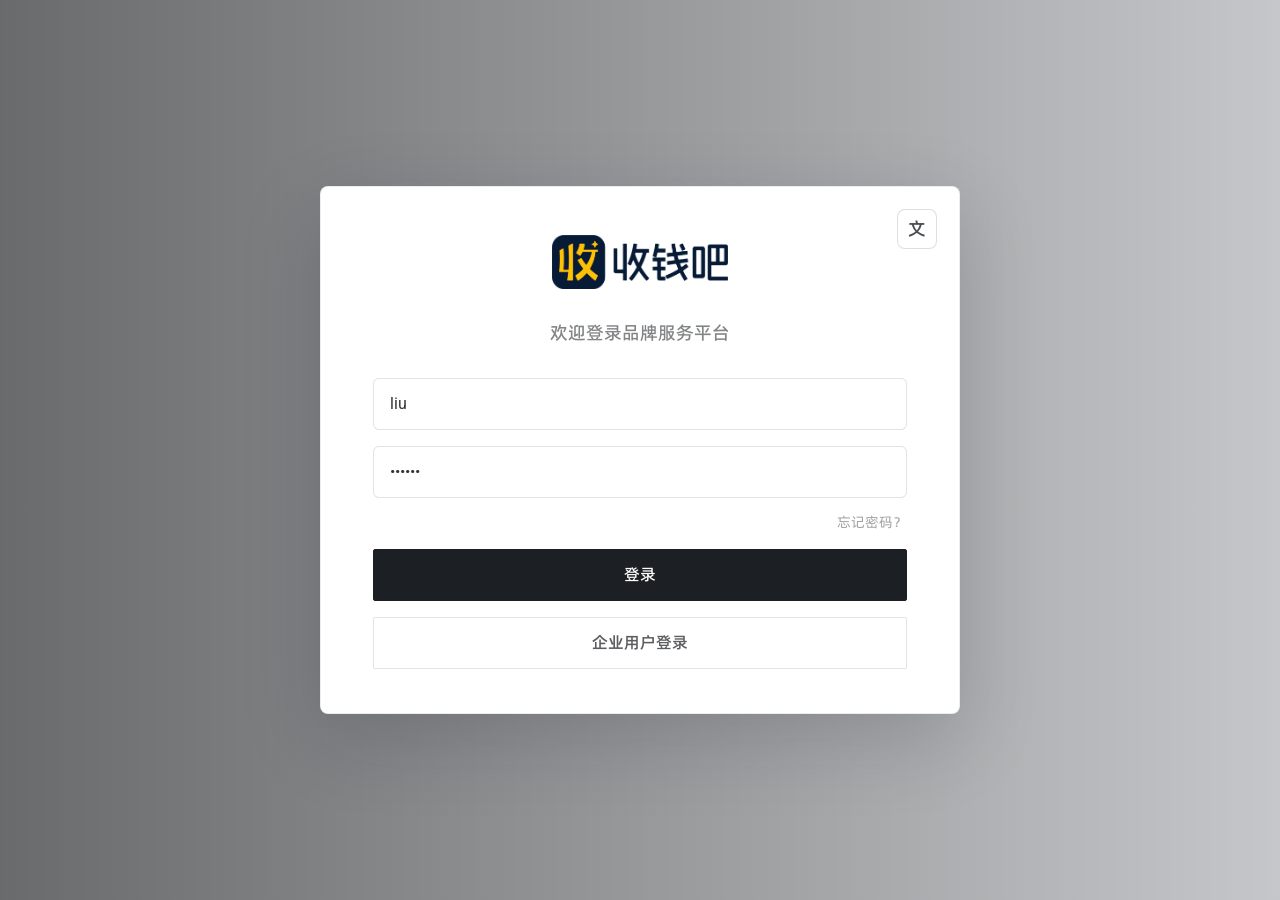
<file: index.html>
<!doctype html>
<html lang="zh-CN">
  <head>
    <meta charset="utf-8" />
    <meta name="viewport" content="width=device-width, initial-scale=1" />
    <title>倍赞品牌服务平台</title>
    <link rel="stylesheet" href="./styles.css?v=guoda-20260427" />
  </head>
  <body>
    <div id="app"></div>
    <div id="modal-root"></div>
    <div id="toast-root"></div>
    <script src="./app.js?v=guoda-20260427"></script>
  </body>
</html>
</file>
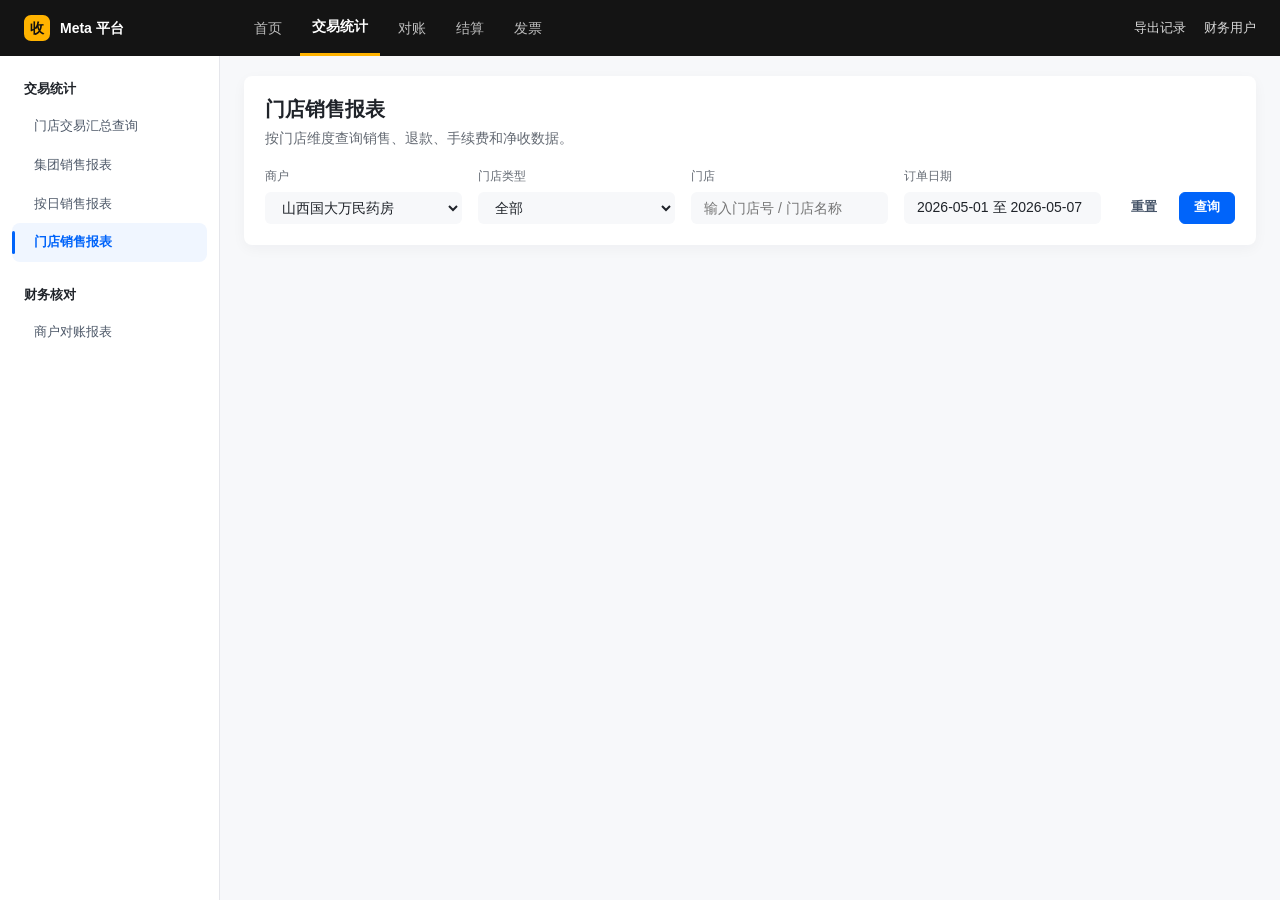
<file: beizan-report-statistics/index.html>
<!doctype html>
<html lang="zh-CN">
<head>
  <meta charset="utf-8" />
  <meta name="viewport" content="width=device-width, initial-scale=1" />
  <title>倍赞报表统计 Demo</title>
  <style>
    :root {
      --bg: #f7f8fa;
      --surface: #ffffff;
      --surface-soft: #f9fafb;
      --text: #1f2329;
      --muted: #646a73;
      --border: #e5e6eb;
      --border-soft: #f0f2f5;
      --border-strong: #d0d5dd;
      --header: #141414;
      --primary: #ffb300;
      --blue: #0064fa;
      --green: #0ca678;
      --red: #d92d20;
      --shadow: 0 4px 14px rgba(31, 35, 41, .04);
      --radius: 8px;
      --table-group-height: 36px;
      --table-metric-height: 36px;
      --table-row-height: 56px;
      --table-footer-height: 38px;
      --font: -apple-system, BlinkMacSystemFont, "Segoe UI", Roboto, "PingFang SC", "Microsoft YaHei", Arial, sans-serif;
      --mono: ui-monospace, SFMono-Regular, Menlo, Consolas, "Liberation Mono", monospace;
    }

    * { box-sizing: border-box; }

    body {
      margin: 0;
      background: var(--bg);
      color: var(--text);
      font-family: var(--font);
      font-size: 14px;
      line-height: 1.45;
    }

    button, input, select { font: inherit; }
    button { cursor: pointer; }

    .app-shell {
      min-height: 100vh;
      display: grid;
      grid-template-rows: 56px 1fr;
    }

    .topbar {
      height: 56px;
      background: var(--header);
      color: #fff;
      display: flex;
      align-items: center;
      padding: 0 24px;
      gap: 28px;
      position: sticky;
      top: 0;
      z-index: 80;
    }

    .brand {
      display: flex;
      align-items: center;
      gap: 10px;
      min-width: 190px;
      font-weight: 800;
    }

    .brand-mark {
      width: 26px;
      height: 26px;
      border-radius: 7px;
      background: var(--primary);
      color: #111;
      display: inline-flex;
      align-items: center;
      justify-content: center;
      font-weight: 900;
    }

    .topnav {
      height: 100%;
      display: flex;
      align-items: center;
      gap: 6px;
      color: rgba(255, 255, 255, .72);
    }

    .topnav span {
      height: 100%;
      display: inline-flex;
      align-items: center;
      padding: 0 12px;
    }

    .topnav .active {
      color: #fff;
      border-bottom: 3px solid var(--primary);
      font-weight: 700;
    }

    .userbar {
      margin-left: auto;
      display: flex;
      align-items: center;
      gap: 18px;
      color: rgba(255, 255, 255, .84);
      font-size: 13px;
    }

    .main {
      display: grid;
      grid-template-columns: 220px minmax(0, 1fr);
      min-height: calc(100vh - 56px);
    }

    .sidebar {
      background: #fff;
      border-right: 1px solid var(--border);
      padding: 16px 12px;
      position: sticky;
      top: 56px;
      height: calc(100vh - 56px);
      overflow: auto;
    }

    .side-section { margin-bottom: 16px; }

    .side-title {
      padding: 8px 12px;
      font-size: 13px;
      font-weight: 700;
      color: var(--text);
    }

    .side-link {
      display: block;
      width: 100%;
      border: 0;
      background: transparent;
      text-align: left;
      padding: 10px 12px 10px 22px;
      border-radius: 8px;
      color: #4e5969;
      font-size: 13px;
    }

    .side-link:hover {
      background: #f7f8fa;
      color: var(--text);
    }

    .side-link.active {
      background: #f0f6ff;
      color: var(--blue);
      font-weight: 600;
      position: relative;
    }

    .side-link.active::before {
      content: "";
      position: absolute;
      left: 0;
      top: 8px;
      bottom: 8px;
      width: 3px;
      border-radius: 4px;
      background: var(--blue);
    }

    .content {
      padding: 20px 24px 28px;
      min-width: 0;
    }

    .panel {
      background: var(--surface);
      border: 1px solid transparent;
      border-radius: var(--radius);
      box-shadow: var(--shadow);
    }

    .query-panel {
      padding: 20px;
      margin-bottom: 16px;
    }

    .query-head {
      padding-bottom: 18px;
      margin-bottom: 2px;
    }

    h1 {
      margin: 0 0 6px;
      font-size: 20px;
      line-height: 1.25;
      letter-spacing: 0;
      font-weight: 700;
    }

    .page-desc {
      margin: 0;
      color: var(--muted);
      max-width: 900px;
    }

    .filter-grid {
      display: grid;
      grid-template-columns: repeat(var(--filter-columns, 4), minmax(180px, 1fr)) auto;
      gap: 16px;
      align-items: end;
    }

    .field label {
      display: block;
      margin-bottom: 6px;
      color: var(--muted);
      font-size: 12px;
      font-weight: 500;
    }

    .control {
      width: 100%;
      height: 32px;
      border: 1px solid transparent;
      border-radius: 6px;
      background: #f7f8fa;
      outline: none;
      color: var(--text);
      padding: 0 12px;
      font-weight: 500;
    }

    .control:focus {
      border-color: var(--blue);
      box-shadow: 0 0 0 2px rgba(0, 100, 250, .12);
    }

    .control:disabled {
      cursor: not-allowed;
      color: #6b7280;
      opacity: .9;
    }

    .filter-actions {
      display: flex;
      gap: 8px;
      align-items: center;
      justify-content: flex-end;
    }

    .btn {
      height: 32px;
      border: 1px solid var(--border-strong);
      background: #fff;
      color: var(--text);
      border-radius: 6px;
      padding: 0 14px;
      font-size: 13px;
      font-weight: 600;
      white-space: nowrap;
      transition: background .16s ease, border-color .16s ease, color .16s ease;
    }

    .btn:hover { border-color: var(--blue); color: var(--blue); background: #f5f8ff; }
    .btn.primary { background: var(--blue); border-color: var(--blue); color: #fff; }
    .btn.primary:hover { background: #0052d9; border-color: #0052d9; color: #fff; }
    .btn:disabled { cursor: not-allowed; opacity: .45; }
    .btn.text { border: 0; background: transparent; color: #475569; }

    .result-panel {
      overflow: hidden;
      margin-bottom: 16px;
    }

    .scope-panel {
      padding: 14px 16px 10px;
      display: grid;
      grid-template-columns: auto minmax(0, 1fr) auto;
      align-items: center;
      gap: 12px;
      background: #fff;
    }

    .scope-label, .metric-label {
      color: var(--muted);
      font-size: 12px;
      margin-bottom: 5px;
      font-weight: 500;
    }

    .scope-label {
      margin-bottom: 0;
      font-weight: 800;
    }

    .scope-value {
      font-weight: 600;
      color: var(--text);
      word-break: break-word;
    }

    .scope-actions {
      display: flex;
      align-items: center;
      justify-content: flex-end;
      gap: 12px;
      white-space: nowrap;
    }

    .summary-strip {
      display: grid;
      grid-template-columns: repeat(auto-fit, minmax(180px, 1fr));
      gap: 12px;
      padding: 10px 16px 14px;
      overflow: hidden;
    }

    .summary-strip.reconcile-summary {
      display: block;
    }

    .reconcile-card-grid {
      display: grid;
      grid-template-columns: repeat(auto-fit, minmax(180px, 1fr));
      gap: 12px;
    }

    .formula-panel {
      margin-top: 12px;
      padding: 14px 16px;
      border-radius: 6px;
      background: #fbfcfd;
    }

    .formula-title {
      margin-bottom: 10px;
      font-size: 13px;
      font-weight: 700;
      color: var(--text);
    }

    .formula-row {
      display: flex;
      align-items: stretch;
      gap: 8px;
      flex-wrap: wrap;
      margin-bottom: 10px;
    }

    .formula-row:last-child {
      margin-bottom: 0;
    }

    .formula-item {
      min-width: 142px;
      padding: 9px 10px;
      border-radius: 6px;
      background: #fff;
      border: 1px solid var(--border-soft);
    }

    .formula-item strong,
    .formula-item span,
    .formula-item em {
      display: block;
    }

    .formula-item span {
      color: var(--muted);
      font-size: 12px;
      margin-bottom: 3px;
    }

    .formula-item strong {
      color: var(--text);
      font-size: 15px;
      font-variant-numeric: tabular-nums;
      font-family: var(--mono);
    }

    .formula-item em {
      color: var(--muted);
      font-size: 12px;
      font-style: normal;
      margin-top: 4px;
    }

    .formula-item.result {
      background: #f0fdf4;
      border-color: #c6f6d5;
    }

    .formula-item.neutral {
      background: #f7f8fa;
    }

    .formula-op {
      min-width: 22px;
      display: inline-flex;
      align-items: center;
      justify-content: center;
      color: #4e5969;
      font-weight: 800;
      font-size: 16px;
    }

    .formula-note {
      margin: 2px 0 12px;
      color: var(--muted);
      font-size: 12px;
    }

    .metric-cell {
      min-height: 84px;
      padding: 14px 16px;
      border-radius: 6px;
      background: #f7f8fa;
      display: flex;
      flex-direction: column;
      justify-content: center;
    }

    .metric-value {
      font-size: 20px;
      line-height: 1.2;
      font-weight: 700;
      font-variant-numeric: tabular-nums;
    }

    .metric-note {
      color: var(--muted);
      font-size: 12px;
      margin-top: 4px;
    }

    .refund { color: var(--red); }
    .good { color: var(--green); }
    .muted { color: var(--muted); }
    .is-hidden { display: none !important; }

    .table-panel {
      overflow: hidden;
    }

    .table-toolbar {
      min-height: 52px;
      padding: 10px 16px 12px;
      display: flex;
      align-items: center;
      justify-content: space-between;
      gap: 12px;
      flex-wrap: wrap;
    }

    .toolbar-left, .toolbar-right {
      display: flex;
      align-items: center;
      gap: 8px;
      flex-wrap: wrap;
    }

    .section-title {
      margin: 0 8px 0 0;
      font-size: 15px;
      font-weight: 700;
    }

    .searchbox {
      width: 210px;
      height: 32px;
      border: 1px solid transparent;
      border-radius: 6px;
      padding: 0 12px;
      outline: none;
      font-size: 13px;
      background: #f7f8fa;
    }

    .searchbox:focus {
      border-color: var(--blue);
      box-shadow: 0 0 0 2px rgba(0, 100, 250, .12);
    }

    .searchbox:disabled { cursor: not-allowed; color: #94a3b8; }

    .sortable-col {
      cursor: pointer;
      user-select: none;
    }

    .sortable-col:hover {
      background: #edf3ff;
    }

    .sort-header {
      width: 100%;
      min-height: 24px;
      padding: 0;
      border: 0;
      background: transparent;
      color: inherit;
      display: inline-flex;
      align-items: center;
      justify-content: flex-end;
      gap: 4px;
      font-size: inherit;
      font-weight: inherit;
      cursor: pointer;
      text-align: right;
      white-space: nowrap;
    }

    .sort-indicator {
      width: 14px;
      color: #a0a7b2;
      font-size: 11px;
      line-height: 1;
      text-align: center;
    }

    .sortable-col.sorted .sort-header {
      color: var(--blue);
    }

    .sortable-col.sorted .sort-indicator {
      color: var(--blue);
    }

    .table-wrap {
      height: calc(var(--table-group-height) + var(--table-metric-height) + var(--table-row-height) * 20 + var(--table-footer-height));
      min-height: calc(var(--table-group-height) + var(--table-metric-height) + var(--table-row-height) * 20 + var(--table-footer-height));
      overflow: auto;
      scrollbar-gutter: stable;
      position: relative;
      background: #fff;
    }

    .table-wrap.single-head {
      height: calc(var(--table-group-height) + var(--table-row-height) * 20 + var(--table-footer-height));
      min-height: calc(var(--table-group-height) + var(--table-row-height) * 20 + var(--table-footer-height));
    }

    .table-wrap.no-footer {
      height: calc(var(--table-group-height) + var(--table-row-height) * 20);
      min-height: calc(var(--table-group-height) + var(--table-row-height) * 20);
    }

    .table-wrap.normal-table {
      height: auto;
      min-height: 0;
      overflow-x: auto;
      overflow-y: visible;
    }

    .table-wrap.empty-wrap {
      height: 360px;
      min-height: 360px;
    }

    .empty-state {
      height: 100%;
      min-height: 360px;
      display: flex;
      flex-direction: column;
      align-items: center;
      justify-content: center;
      gap: 8px;
      color: var(--muted);
      text-align: center;
      background: #fff;
    }

    .empty-title {
      color: var(--text);
      font-size: 15px;
      font-weight: 700;
    }

    .empty-desc { font-size: 13px; }

    table {
      border-collapse: separate;
      border-spacing: 0;
      width: max-content;
      min-width: 100%;
      background: #fff;
      font-size: 12px;
    }

    th, td {
      border-right: 0;
      border-bottom: 1px solid var(--border-soft);
      padding: 0 12px;
      white-space: nowrap;
      vertical-align: middle;
      background: #fff;
    }

    th {
      position: sticky;
      z-index: 10;
      background: #f7f8fa;
      color: var(--muted);
      font-weight: 600;
      text-align: center;
      border-bottom-color: var(--border);
    }

    thead tr.group th {
      top: 0;
      height: var(--table-group-height);
      background: #f7f8fa;
    }

    thead tr.metric th {
      top: var(--table-group-height);
      height: var(--table-metric-height);
      background: #fbfdff;
      font-size: 12px;
    }

    thead tr.single th {
      top: 0;
      height: var(--table-group-height);
      background: #f7f8fa;
    }

    tbody tr:hover td { background: #f5f8ff; }
    tbody td { height: var(--table-row-height); }

    .sticky-dim {
      position: sticky;
      left: 0;
      width: 240px;
      min-width: 240px;
      max-width: 240px;
      z-index: 16;
      text-align: left;
      box-shadow: 8px 0 18px rgba(255, 255, 255, .9);
    }

    thead .sticky-dim {
      z-index: 24;
      background: #f7f8fa;
    }

    tbody .sticky-dim,
    tfoot .sticky-dim {
      background: #fff;
    }

    tbody tr:hover .sticky-dim { background: #f5f8ff; }

    .store-name-link {
      display: block;
      max-width: 210px;
      overflow: hidden;
      text-overflow: ellipsis;
      border: 0;
      padding: 0;
      background: transparent;
      color: var(--blue);
      font-weight: 600;
      text-align: left;
    }

    .store-name-link:hover { text-decoration: underline; }

    .store-meta {
      display: flex;
      align-items: center;
      gap: 8px;
      margin-top: 3px;
      color: var(--muted);
      font-size: 12px;
    }

    .amount-cell, .num-cell {
      min-width: 108px;
      text-align: right;
      font-variant-numeric: tabular-nums;
      font-family: var(--mono);
    }

    .amount-cell.wide { min-width: 124px; }
    .dimension-cell { min-width: 128px; }
    .zero { color: #a6abb5; }
    .negative { color: var(--red); }
    .net-positive { color: #087f5b; }

    .subtotal-cell {
      background: #fffdf5;
      font-weight: 700;
    }

    tfoot td {
      position: sticky;
      bottom: 0;
      height: var(--table-footer-height);
      z-index: 18;
      background: #fffaf0;
      border-top: 1px solid #ffe1a6;
      font-weight: 700;
    }

    tfoot .sticky-dim {
      z-index: 26;
      background: #fffaf0;
    }

    .drawer-mask {
      position: fixed;
      inset: 0;
      background: rgba(15, 23, 42, .42);
      display: none;
      justify-content: flex-end;
      z-index: 100;
    }

    .drawer-mask.open { display: flex; }

    .drawer {
      width: min(980px, 94vw);
      height: 100vh;
      background: #fff;
      display: flex;
      flex-direction: column;
      box-shadow: -12px 0 32px rgba(31, 35, 41, .18);
    }

    .drawer-head {
      padding: 16px 18px;
      border-bottom: 1px solid var(--border-soft);
      display: flex;
      align-items: flex-start;
      justify-content: space-between;
      gap: 16px;
    }

    .drawer-head h3 {
      margin: 0;
      font-size: 18px;
      line-height: 1.3;
    }

    .drawer-body {
      padding: 16px 18px 24px;
      overflow: auto;
    }

    .drawer-kpis {
      display: grid;
      grid-template-columns: repeat(5, minmax(0, 1fr));
      gap: 10px;
      margin-bottom: 14px;
    }

    .drawer-kpi {
      background: #fbfcfd;
      border-radius: 8px;
      padding: 10px;
    }

    .drawer-kpi span {
      display: block;
      color: var(--muted);
      font-size: 12px;
      margin-bottom: 4px;
    }

    .drawer-kpi strong {
      display: block;
      font-size: 16px;
      font-variant-numeric: tabular-nums;
    }

    .toast {
      position: fixed;
      top: 74px;
      right: 24px;
      z-index: 120;
      display: none;
      background: #111827;
      color: #fff;
      border-radius: 8px;
      padding: 10px 12px;
      box-shadow: var(--shadow);
      font-size: 13px;
      font-weight: 800;
    }

    .toast.open { display: block; }

    @media (max-width: 1180px) {
      .filter-grid { grid-template-columns: repeat(2, minmax(180px, 1fr)); }
      .filter-actions { justify-content: flex-start; }
      .scope-panel { grid-template-columns: 1fr; align-items: start; }
      .scope-actions { justify-content: flex-start; }
    }

    @media (max-width: 860px) {
      .main { grid-template-columns: 1fr; }
      .sidebar { display: none; }
      .content { padding: 14px; }
      .drawer-kpis { grid-template-columns: repeat(2, minmax(0, 1fr)); }
    }
  </style>
</head>
<body>
  <div class="app-shell">
    <header class="topbar">
      <div class="brand"><span class="brand-mark">收</span><span>Meta 平台</span></div>
      <nav class="topnav" aria-label="主导航">
        <span data-top-nav="home">首页</span>
        <span class="active" data-top-nav="trade">交易统计</span>
        <span data-top-nav="reconcile">对账</span>
        <span data-top-nav="settlement">结算</span>
        <span data-top-nav="invoice">发票</span>
      </nav>
      <div class="userbar">
        <span>导出记录</span>
        <span>财务用户</span>
      </div>
    </header>

    <div class="main">
      <aside class="sidebar">
        <div class="side-section">
          <div class="side-title">交易统计</div>
          <button class="side-link" data-page="storeTransactionSummary">门店交易汇总查询</button>
          <button class="side-link" data-page="groupSales">集团销售报表</button>
          <button class="side-link" data-page="dailySales">按日销售报表</button>
          <button class="side-link active" data-page="storeSales">门店销售报表</button>
        </div>
        <div class="side-section">
          <div class="side-title">财务核对</div>
          <button class="side-link" data-page="merchantReconcile">商户对账报表</button>
        </div>
      </aside>

      <main class="content">
        <section class="panel query-panel">
          <div class="query-head">
            <h1 id="pageTitle"></h1>
            <p class="page-desc" id="pageDesc"></p>
          </div>

          <div class="filter-grid" id="filterGrid"></div>
        </section>

        <section class="panel result-panel is-hidden" id="resultPanel">
          <div class="scope-panel" id="scopePanel">
            <div class="scope-label">当前范围</div>
            <div class="scope-value" id="scopeValue"></div>
            <div class="scope-actions">
              <div class="metric-note" id="scopeResult"></div>
              <button class="btn primary" id="exportBtn">导出当前结果</button>
            </div>
          </div>

          <div class="summary-strip" id="summaryStrip"></div>

          <div class="table-panel">
            <div class="table-toolbar">
              <div class="toolbar-left">
                <h2 class="section-title" id="tableTitle"></h2>
              </div>
            </div>
            <div class="table-wrap" id="tableWrap"></div>
          </div>
        </section>
      </main>
    </div>
  </div>

  <div class="drawer-mask" id="drawerMask">
    <aside class="drawer" aria-label="门店支付方式明细">
      <div class="drawer-head">
        <div>
          <h3 id="drawerTitle"></h3>
          <div class="metric-note" id="drawerSub"></div>
        </div>
        <button class="btn" id="drawerClose">关闭</button>
      </div>
      <div class="drawer-body" id="drawerBody"></div>
    </aside>
  </div>

  <div class="toast" id="toast"></div>

  <script src="./report-demo-data.js"></script>
  <script>
    const reportData = window.REPORT_DEMO_DATA;

    const salesMetrics = [
      { key: "payCount", label: "支付笔数", type: "count" },
      { key: "payAmount", label: "支付金额", type: "money" },
      { key: "refundCount", label: "退款笔数", type: "count" },
      { key: "refundAmount", label: "退款金额", type: "money", refund: true },
      { key: "feeAmount", label: "手续费", type: "money" },
      { key: "netAmount", label: "净收金额", type: "money", net: true },
      { key: "tradeCount", label: "总交易笔数", type: "count" },
    ];

    const transactionMetrics = [
      { key: "payCount", label: "支付笔数", type: "count" },
      { key: "payAmount", label: "支付金额", type: "money" },
      { key: "refundCount", label: "退款笔数", type: "count" },
      { key: "refundAmount", label: "退款金额", type: "money", refund: true },
      { key: "netAmount", label: "净收金额", type: "money", net: true },
      { key: "tradeCount", label: "总交易笔数", type: "count" },
    ];

    const storeSummaryCards = [
      { key: "payAmount", label: "支付金额", type: "money", noteKey: "payCount", noteLabel: "笔支付" },
      { key: "refundAmount", label: "退款金额", type: "money", refund: true, noteKey: "refundCount", noteLabel: "笔退款" },
      { key: "netAmount", label: "净收金额", type: "money", net: true, note: "支付金额 + 退款金额" },
      { key: "tradeCount", label: "总交易笔数", type: "count", note: "支付笔数 + 退款笔数" },
    ];

    const salesSummaryCards = [
      { key: "payAmount", label: "支付金额", type: "money", noteKey: "payCount", noteLabel: "笔支付" },
      { key: "refundAmount", label: "退款金额", type: "money", refund: true, noteKey: "refundCount", noteLabel: "笔退款" },
      { key: "feeAmount", label: "手续费", type: "money", note: "按支付方式汇总" },
      { key: "netAmount", label: "净收金额", type: "money", net: true, note: "支付金额 + 退款金额 - 手续费" },
      { key: "tradeCount", label: "总交易笔数", type: "count", note: "支付笔数 + 退款笔数" },
    ];

    const reconcileSummaryCards = [
      { key: "交易金额", label: "交易金额", type: "money", noteKey: "交易笔数", noteLabel: "笔交易" },
      { key: "退款金额", label: "退款金额", type: "money", refund: true, noteKey: "退款笔数", noteLabel: "笔退款" },
      { key: "商户优惠", label: "商户优惠", type: "money", note: "商家承担，影响实收金额" },
      { key: "支付渠道优惠", label: "支付渠道优惠", type: "money", note: "渠道出资，不影响商家实收" },
      { key: "商户预充值优惠", label: "商户预充值优惠", type: "money", note: "已预充值，不影响交易实收" },
      { key: "商户免充值优惠", label: "商户免充值优惠", type: "money", note: "商家承担，影响实收金额" },
      { key: "实收金额", label: "实收金额", type: "money", note: "交易金额 + 退款金额 - 商户优惠 - 商户免充值优惠" },
      { key: "渠道手续费", label: "渠道手续费", type: "money", note: "按支付方式汇总" },
      { key: "结算金额", label: "结算金额", type: "money", net: true, note: "实收金额 - 渠道手续费" },
    ];

    const $ = (selector) => document.querySelector(selector);
    const $$ = (selector) => Array.from(document.querySelectorAll(selector));

    const pages = buildPageConfigs();
    const state = {
      activePage: "storeSales",
      pages: Object.fromEntries(Object.keys(pages).map(pageId => [pageId, {
        hasQueried: false,
        sort: defaultSort(pages[pageId]),
        filters: defaultFilters(pages[pageId]),
      }])),
    };
    const renderedRows = {};
    const dailyStoreRowsCache = {};

    function buildPageConfigs() {
      const data = reportData.pages;
      const storeTypes = ["全部", ...Object.keys(data.storeSales.storeTypeCounts)];
      return {
        storeTransactionSummary: {
          data: data.storeTransactionSummary,
          type: "summaryDrilldown",
          topNav: "trade",
          title: "门店交易汇总查询",
          desc: "按当前门店查询每日支付、退款和净收数据。",
          tableTitle: "每日交易汇总",
          resultUnit: "天",
          summaryCards: storeSummaryCards,
          metrics: transactionMetrics,
          subtotalLabel: "小计",
          filters: [
            { key: "storeName", label: "门店", type: "input", default: data.storeTransactionSummary.storeName, readonly: true },
            { key: "dateRange", label: "订单日期", type: "input", default: data.storeTransactionSummary.dateRange, readonly: true },
          ],
        },
        groupSales: {
          data: data.groupSales,
          type: "summaryDrilldown",
          topNav: "trade",
          title: "集团销售报表",
          desc: "按商户和门店类型统计集团范围内的销售、退款、手续费和净收数据。",
          tableTitle: "商户销售统计",
          resultUnit: "条统计",
          summaryCards: salesSummaryCards,
          metrics: salesMetrics,
          compactMetaKey: "storeType",
          subtotalLabel: "商户小计",
          filters: [
            { key: "merchant", label: "商户", type: "select", default: "全部商户", options: ["全部商户"] },
            { key: "dateRange", label: "订单日期", type: "input", default: data.groupSales.dateRange, readonly: true },
          ],
        },
        dailySales: {
          data: data.dailySales,
          type: "summaryDrilldown",
          topNav: "trade",
          title: "按日销售报表",
          desc: "按日期查看销售、退款、手续费和净收数据。",
          tableTitle: "按日销售统计",
          resultUnit: "天",
          summaryCards: salesSummaryCards,
          metrics: salesMetrics,
          subtotalLabel: "小计",
          filters: [
            { key: "merchant", label: "商户", type: "select", default: data.dailySales.merchant, options: [data.dailySales.merchant] },
            { key: "storeKeyword", label: "门店", type: "input", default: "", placeholder: "输入门店号 / 门店名称" },
            { key: "dateRange", label: "订单日期", type: "input", default: data.dailySales.dateRange, readonly: true },
          ],
        },
        storeSales: {
          data: data.storeSales,
          type: "store",
          topNav: "trade",
          title: "门店销售报表",
          desc: "按门店维度查询销售、退款、手续费和净收数据。",
          tableTitle: "门店合计列表",
          resultUnit: "家门店",
          summaryCards: salesSummaryCards,
          metrics: salesMetrics,
          filters: [
            { key: "merchant", label: "商户", type: "select", default: data.storeSales.merchant, options: [data.storeSales.merchant] },
            { key: "storeType", label: "门店类型", type: "select", default: "全部", options: storeTypes },
            { key: "storeKeyword", label: "门店", type: "input", default: "", placeholder: "输入门店号 / 门店名称" },
            { key: "dateRange", label: "订单日期", type: "input", default: data.storeSales.dateRange, readonly: true },
          ],
        },
        merchantReconcile: {
          data: data.merchantReconcile,
          type: "flat",
          topNav: "reconcile",
          title: "商户对账报表",
          desc: "按日期、商户、门店类型和支付方式核对交易、优惠、手续费和结算数据。",
          tableTitle: "商户对账明细",
          resultUnit: "条记录",
          summaryCards: reconcileSummaryCards,
          filters: [
            { key: "merchant", label: "商户", type: "select", default: "全部商户", options: ["全部商户"] },
            { key: "paymentMethod", label: "支付方式", type: "select", default: "全部", options: ["全部", ...data.merchantReconcile.paymentMethods] },
            { key: "dateRange", label: "日期范围", type: "input", default: data.merchantReconcile.dateRange, readonly: true },
          ],
        },
      };
    }

    function defaultFilters(page) {
      return Object.fromEntries(page.filters.map(field => [field.key, field.default ?? ""]));
    }

    function defaultSort(page) {
      return { key: "", direction: "desc" };
    }

    function h(value) {
      return String(value ?? "").replace(/[&<>"']/g, char => ({
        "&": "&amp;",
        "<": "&lt;",
        ">": "&gt;",
        '"': "&quot;",
        "'": "&#39;",
      })[char]);
    }

    function money(value) {
      const n = Number(value || 0);
      const sign = n < 0 ? "-" : "";
      return sign + "¥" + Math.abs(n).toLocaleString("zh-CN", {
        minimumFractionDigits: 2,
        maximumFractionDigits: 2,
      });
    }

    function number(value) {
      return Number(value || 0).toLocaleString("zh-CN");
    }

    function round2(value) {
      return Math.round((Number(value || 0) + Number.EPSILON) * 100) / 100;
    }

    function formatMetricValue(metric, value) {
      return metric.type === "money" ? money(value) : number(value);
    }

    function valueClass(metric, value) {
      const classes = [metric.type === "money" ? "amount-cell wide" : "num-cell"];
      if (Number(value) === 0) classes.push("zero");
      if ((metric.refund || metric.label === "退款金额" || metric.key === "退款金额") && Number(value) !== 0) classes.push("negative");
      if (metric.net && Number(value) > 0) classes.push("net-positive");
      return classes.join(" ");
    }

    function amountCell(item, metric, extraClass = "") {
      const value = item?.[metric.key] ?? 0;
      return `<td class="${valueClass(metric, value)} ${extraClass}">${formatMetricValue(metric, value)}</td>`;
    }

    function metricFromLabel(item, metric, extraClass = "") {
      const value = item?.metrics?.[metric.key] ?? 0;
      return `<td class="${valueClass(metric, value)} ${extraClass}">${formatMetricValue(metric, value)}</td>`;
    }

    function currentPage() {
      return pages[state.activePage];
    }

    function currentPageState() {
      return state.pages[state.activePage];
    }

    function renderPage() {
      renderSidebar();
      renderTopNav();
      renderQuery();
      renderResult();
    }

    function renderTopNav() {
      const page = currentPage();
      $$("[data-top-nav]").forEach(item => {
        item.classList.toggle("active", item.dataset.topNav === page.topNav);
      });
    }

    function renderSidebar() {
      $$(".side-link").forEach(button => {
        button.classList.toggle("active", button.dataset.page === state.activePage);
      });
    }

    function renderQuery() {
      const page = currentPage();
      const pageState = currentPageState();
      $("#pageTitle").textContent = page.title;
      $("#pageDesc").textContent = page.desc;

      const fields = page.filters.map(field => renderField(field, pageState.filters[field.key])).join("");
      $("#filterGrid").style.setProperty("--filter-columns", Math.max(page.filters.length, 2));
      $("#filterGrid").innerHTML = `
        ${fields}
        <div class="filter-actions">
          <button class="btn text" id="resetBtn" type="button">重置</button>
          <button class="btn primary" id="queryBtn" type="button">查询</button>
        </div>
      `;

      $("#resetBtn").onclick = resetCurrentPage;
      $("#queryBtn").onclick = queryCurrentPage;
    }

    function renderField(field, value) {
      const disabled = field.disabled ? "disabled" : "";
      const readonly = field.readonly ? "readonly" : "";
      if (field.type === "select") {
        return `
          <div class="field">
            <label>${h(field.label)}</label>
            <select class="control" data-filter="${h(field.key)}" ${disabled}>
              ${field.options.map(option => `<option value="${h(option)}" ${option === value ? "selected" : ""}>${h(option)}</option>`).join("")}
            </select>
          </div>
        `;
      }
      return `
        <div class="field">
          <label>${h(field.label)}</label>
          <input class="control" data-filter="${h(field.key)}" value="${h(value)}" placeholder="${h(field.placeholder || "")}" ${readonly} ${disabled} />
        </div>
      `;
    }

    function handleFilterChange(event) {
      const key = event.target.dataset.filter;
      if (!key || event.target.readOnly || event.target.disabled) return;
      const pageState = currentPageState();
      pageState.filters[key] = event.target.value.trim();
      pageState.hasQueried = false;
      renderResult();
    }

    function resetCurrentPage() {
      const page = currentPage();
      const pageState = currentPageState();
      pageState.filters = defaultFilters(page);
      pageState.hasQueried = false;
      pageState.sort = defaultSort(page);
      renderQuery();
      renderResult();
      showToast("已重置筛选条件");
    }

    function queryCurrentPage() {
      const pageState = currentPageState();
      pageState.hasQueried = true;
      renderResult();
      showToast("已按当前条件刷新");
    }

    function renderResult() {
      const page = currentPage();
      const pageState = currentPageState();
      if (!pageState.hasQueried) {
        $("#resultPanel").classList.add("is-hidden");
        return;
      }

      const rows = getRows(page, pageState);
      $("#resultPanel").classList.remove("is-hidden");
      $("#tableTitle").textContent = page.tableTitle;
      $("#scopeValue").textContent = scopeText(page, pageState);
      $("#scopeResult").textContent = `当前结果 ${number(rows.length)} ${page.resultUnit}`;
      $("#exportBtn").disabled = rows.length === 0;

      if (!rows.length) {
        $("#summaryStrip").classList.add("is-hidden");
        $("#summaryStrip").innerHTML = "";
        $("#tableWrap").className = "table-wrap single-head empty-wrap";
        $("#tableWrap").innerHTML = `
          <div class="empty-state">
            <div class="empty-title">暂无数据</div>
            <div class="empty-desc">当前查询条件下没有可展示记录</div>
          </div>
        `;
        return;
      }

      if (page.summaryCards) {
        const summary = summarizePage(page, rows);
        renderSummary(page, summary);
      } else {
        $("#summaryStrip").classList.add("is-hidden");
        $("#summaryStrip").innerHTML = "";
      }

      if (page.type === "store") renderStoreTable(page, rows);
      if (page.type === "summaryDrilldown") renderSummaryDrilldownTable(page, rows);
      if (page.type === "pivot") renderPivotTable(page, rows);
      if (page.type === "flat") renderFlatTable(page, rows);
    }

    function scopeText(page, pageState) {
      const filters = pageState.filters;
      if (page.type === "store") {
        return [
          filters.merchant,
          filters.storeType === "全部" ? "全部门店类型" : filters.storeType,
          filters.storeKeyword ? "门店搜索：" + filters.storeKeyword : "全部门店",
          filters.dateRange,
        ].join("｜");
      }
      if (page.type === "flat") {
        return [
          filters.merchant,
          filters.paymentMethod === "全部" ? "全部支付方式" : filters.paymentMethod,
          filters.dateRange,
        ].join("｜");
      }
      if (state.activePage === "storeTransactionSummary") {
        return [filters.storeName, filters.dateRange].join("｜");
      }
      if (state.activePage === "dailySales") {
        return [filters.merchant, dailySelectedStoreLabel(pageState), filters.dateRange].join("｜");
      }
      return [filters.merchant, filters.dateRange].join("｜");
    }

    function getRows(page, pageState) {
      let rows = page.data.records;
      if (state.activePage === "dailySales") rows = getDailySalesRows(page, pageState);
      if (page.type === "store") rows = filterStoreRows(rows, pageState);
      if (page.type === "flat") rows = filterFlatRows(rows, pageState);
      return sortRows(page, rows, pageState);
    }

    function filterStoreRows(rows, pageState) {
      const filters = pageState.filters;
      const keyword = filters.storeKeyword.toLowerCase();
      return rows.filter(row => {
        const typeMatch = filters.storeType === "全部" || row.storeType === filters.storeType;
        const keywordMatch = !keyword || [row.storeNo, row.storeName, row.storeType].join(" ").toLowerCase().includes(keyword);
        return typeMatch && keywordMatch;
      });
    }

    function filterFlatRows(rows, pageState) {
      const method = pageState.filters.paymentMethod;
      return rows.filter(row => method === "全部" || row.paymentMethod === method);
    }

    function getDailySalesRows(page, pageState) {
      const keyword = (pageState.filters.storeKeyword || "").trim();
      if (!keyword) return page.data.records;
      const store = findStoreRecord(keyword);
      if (!store) return [];
      return buildStoreDailyRows(page, store);
    }

    function findStoreRecord(keyword) {
      const query = String(keyword || "").trim().toLowerCase();
      if (!query) return null;
      const records = pages.storeSales.data.records;
      return records.find(row => row.storeNo.toLowerCase() === query || row.storeName.toLowerCase() === query)
        || records.find(row => [row.storeNo, row.storeName, row.storeType].join(" ").toLowerCase().includes(query))
        || null;
    }

    function dailySelectedStoreLabel(pageState) {
      const keyword = (pageState.filters.storeKeyword || "").trim();
      if (!keyword) return "全部门店";
      const store = findStoreRecord(keyword);
      return store ? store.storeName : `门店搜索：${keyword}`;
    }

    function buildStoreDailyRows(page, store) {
      const cacheKey = store.storeNo;
      if (dailyStoreRowsCache[cacheKey]) return dailyStoreRowsCache[cacheKey];

      const rows = page.data.records.map(sourceRow => ({
        dimensions: { ...sourceRow.dimensions },
        channels: {},
        subtotal: emptySummary(),
        scopeLabel: store.storeName,
      }));

      for (const channel of page.data.channels) {
        const source = store.channels[channel] || emptySummary();
        const payCounts = distributeInteger(source.payCount, metricWeights(page, channel, "payCount"));
        const payAmounts = distributeMoney(source.payAmount, metricWeights(page, channel, "payAmount"));
        const refundCounts = distributeInteger(source.refundCount, metricWeights(page, channel, "refundCount"));
        const refundAmounts = distributeMoney(source.refundAmount, metricWeights(page, channel, "refundAmount"));
        const feeAmounts = distributeMoney(source.feeAmount, metricWeights(page, channel, "feeAmount"));

        rows.forEach((row, index) => {
          const item = {
            payCount: payCounts[index],
            payAmount: payAmounts[index],
            refundCount: refundCounts[index],
            refundAmount: refundAmounts[index],
            feeAmount: feeAmounts[index],
            netAmount: round2(payAmounts[index] + refundAmounts[index] - feeAmounts[index]),
            tradeCount: payCounts[index] + refundCounts[index],
          };
          row.channels[channel] = item;
          addSummary(row.subtotal, item);
        });
      }

      rows.forEach(row => finalizeSummary(row.subtotal));
      dailyStoreRowsCache[cacheKey] = rows;
      return rows;
    }

    function metricWeights(page, channel, metricKey) {
      let weights = page.data.records.map(row => Math.abs(row.channels[channel]?.[metricKey] || 0));
      if (!weights.some(Boolean)) weights = page.data.records.map(row => Math.abs(row.subtotal.payAmount || 0));
      if (!weights.some(Boolean)) weights = page.data.records.map(() => 1);
      return weights;
    }

    function distributeInteger(total, weights) {
      const sign = Number(total) < 0 ? -1 : 1;
      const amount = Math.abs(Math.round(Number(total || 0)));
      if (!amount) return weights.map(() => 0);
      const safeWeights = weights.map(value => Number(value || 0));
      const weightSum = safeWeights.reduce((sum, value) => sum + value, 0) || safeWeights.length;
      const normalized = safeWeights.some(Boolean) ? safeWeights : safeWeights.map(() => 1);
      const raw = normalized.map(value => amount * value / weightSum);
      const base = raw.map(value => Math.floor(value));
      let remainder = amount - base.reduce((sum, value) => sum + value, 0);
      raw
        .map((value, index) => ({ index, fraction: value - Math.floor(value) }))
        .sort((a, b) => b.fraction - a.fraction)
        .forEach(item => {
          if (remainder > 0) {
            base[item.index] += 1;
            remainder -= 1;
          }
        });
      return base.map(value => value * sign);
    }

    function distributeMoney(total, weights) {
      const sign = Number(total) < 0 ? -1 : 1;
      const cents = Math.abs(Math.round(Number(total || 0) * 100));
      return distributeInteger(cents, weights).map(value => round2(sign * Math.abs(value) / 100));
    }

    function sortRows(page, rows, pageState) {
      const sort = pageState.sort || defaultSort(page);
      if (!sort.key) return rows;
      const metric = findMetricBySortKey(page, sort.key);
      if (!metric) return rows;
      const multiplier = sort.direction === "asc" ? 1 : -1;
      return [...rows].sort((a, b) => {
        const diff = sortableMetricValue(page, a, sort.key) - sortableMetricValue(page, b, sort.key);
        if (diff !== 0) return diff * multiplier;
        return rowStableLabel(page, a).localeCompare(rowStableLabel(page, b), "zh-CN");
      });
    }

    function findMetricBySortKey(page, sortKey) {
      if (page.type === "flat") return page.data.metrics.find(metric => metric.key === sortKey);
      return page.metrics?.find(metric => metric.key === sortKey) || null;
    }

    function sortableMetricValue(page, row, sortKey) {
      let value = 0;
      if (page.type === "flat") value = Number(row.metrics?.[sortKey] || 0);
      else value = Number(row.subtotal?.[sortKey] || 0);
      if (sortKey === "refundAmount" || sortKey === "退款金额") return Math.abs(value);
      return value;
    }

    function rowStableLabel(page, row) {
      if (page.type === "store") return `${row.storeName || ""}${row.storeNo || ""}`;
      if (page.type === "summaryDrilldown") return Object.values(row.dimensions || {}).join("");
      if (page.type === "flat") return [row.date, row.merchantName, row.storeType, row.paymentMethod].join("");
      return "";
    }

    function sortableHeader(metric, extraClass = "") {
      const pageState = currentPageState();
      const sort = pageState.sort || {};
      const active = sort.key === metric.key;
      const direction = active ? sort.direction : "";
      const indicator = active ? (direction === "asc" ? "↑" : "↓") : "↕";
      const title = active
        ? `按${metric.label}${direction === "asc" ? "升序" : "降序"}排列`
        : `按${metric.label}排序`;
      return `
        <th class="${extraClass} sortable-col ${active ? "sorted" : ""}" data-sort-key="${h(metric.key)}" data-sort-label="${h(metric.label)}" aria-sort="${active ? (direction === "asc" ? "ascending" : "descending") : "none"}">
          <button class="sort-header" type="button" title="${h(title)}">
            <span>${h(metric.label)}</span>
            <span class="sort-indicator" aria-hidden="true">${indicator}</span>
          </button>
        </th>
      `;
    }

    function bindSortableHeaders() {
      $$("#tableWrap [data-sort-key]").forEach(header => {
        header.onclick = () => {
          const pageState = currentPageState();
          const key = header.dataset.sortKey;
          const current = pageState.sort || defaultSort(currentPage());
          pageState.sort = {
            key,
            direction: current.key === key && current.direction === "desc" ? "asc" : "desc",
          };
          renderResult();
        };
      });
    }

    function emptySummary() {
      return {
        payCount: 0,
        payAmount: 0,
        refundCount: 0,
        refundAmount: 0,
        feeAmount: 0,
        netAmount: 0,
        tradeCount: 0,
      };
    }

    function addSummary(target, item) {
      for (const key of Object.keys(target)) {
        target[key] += Number(item[key] || 0);
      }
    }

    function finalizeSummary(summary) {
      summary.payAmount = round2(summary.payAmount);
      summary.refundAmount = round2(summary.refundAmount);
      summary.feeAmount = round2(summary.feeAmount);
      summary.netAmount = round2(summary.netAmount);
      return summary;
    }

    function summarizePage(page, rows) {
      if (page.type === "flat") return summarizeFlat(rows, page.data.metrics);
      const summary = emptySummary();
      for (const row of rows) addSummary(summary, row.subtotal);
      return finalizeSummary(summary);
    }

    function renderSummary(page, summary) {
      const summaryStrip = $("#summaryStrip");
      summaryStrip.classList.remove("is-hidden");
      summaryStrip.classList.toggle("reconcile-summary", page.type === "flat");
      if (page.type === "flat") {
        renderReconcileSummary(summary);
        return;
      }

      summaryStrip.innerHTML = page.summaryCards.map(card => {
        const value = summary[card.key] || 0;
        const note = card.noteKey ? `${number(summary[card.noteKey])} ${card.noteLabel}` : card.note;
        return `
          <div class="metric-cell">
            <div class="metric-label">${h(card.label)}</div>
            <div class="metric-value ${card.refund ? "refund" : ""} ${card.net ? "good" : ""}">${formatMetricValue(card, value)}</div>
            <div class="metric-note">${h(note || "")}</div>
          </div>
        `;
      }).join("");
    }

    function renderReconcileSummary(summary) {
      const keyCards = [
        { key: "交易金额", label: "交易金额", type: "money", note: `${number(summary["交易笔数"])} 笔交易` },
        { key: "退款金额", label: "退款金额", type: "money", refund: true, note: `${number(summary["退款笔数"])} 笔退款` },
        { key: "实收金额", label: "实收金额", type: "money", note: "扣减商户优惠和免充值优惠后金额" },
        { key: "渠道手续费", label: "渠道手续费", type: "money", note: "支付渠道计收手续费" },
        { key: "结算金额", label: "结算金额", type: "money", net: true, note: "实收金额 - 渠道手续费" },
      ];

      $("#summaryStrip").innerHTML = `
        <div class="reconcile-card-grid">
          ${keyCards.map(card => `
            <div class="metric-cell">
              <div class="metric-label">${h(card.label)}</div>
              <div class="metric-value ${card.refund ? "refund" : ""} ${card.net ? "good" : ""}">${formatMetricValue(card, summary[card.key] || 0)}</div>
              <div class="metric-note">${h(card.note || "")}</div>
            </div>
          `).join("")}
        </div>
        <div class="formula-panel">
          <div class="formula-title">金额组成关系</div>
          <div class="formula-row">
            ${formulaItem("交易金额", summary["交易金额"])}
            <span class="formula-op">+</span>
            ${formulaItem("退款金额", summary["退款金额"], { refund: true })}
            <span class="formula-op">-</span>
            ${formulaItem("商户优惠", summary["商户优惠"])}
            <span class="formula-op">-</span>
            ${formulaItem("商户免充值优惠", summary["商户免充值优惠"])}
            <span class="formula-op">+</span>
            ${formulaItem("调差金额", summary["调差金额"])}
            <span class="formula-op">=</span>
            ${formulaItem("实收金额", summary["实收金额"], { result: true, net: true })}
          </div>
          <div class="formula-row">
            ${formulaItem("实收金额", summary["实收金额"], { result: true, net: true })}
            <span class="formula-op">-</span>
            ${formulaItem("渠道手续费", summary["渠道手续费"])}
            <span class="formula-op">=</span>
            ${formulaItem("结算金额", summary["结算金额"], { result: true, net: true })}
          </div>
          <div class="formula-note">
            以下优惠只作为对账口径展示，不参与交易实收扣减。
          </div>
          <div class="formula-row">
            ${formulaItem("支付渠道优惠", summary["支付渠道优惠"], { neutral: true })}
            ${formulaItem("商户预充值优惠", summary["商户预充值优惠"], { neutral: true })}
          </div>
        </div>
      `;
    }

    function formulaItem(label, value, options = {}) {
      const itemClass = [
        options.result ? "result" : "",
        options.neutral ? "neutral" : "",
      ].filter(Boolean).join(" ");
      const valueClass = [
        options.refund ? "negative" : "",
        options.net ? "net-positive" : "",
      ].filter(Boolean).join(" ");
      return `
        <div class="formula-item ${itemClass}">
          <span>${h(label)}</span>
          <strong class="${valueClass}">${money(value)}</strong>
          ${options.note ? `<em>${h(options.note)}</em>` : ""}
        </div>
      `;
    }

    function renderStoreTable(page, rows) {
      const headers = [
        `<th class="sticky-dim">门店</th>`,
        ...page.metrics.map(metric => sortableHeader(metric, metric.type === "money" ? "amount-cell wide" : "num-cell")),
      ].join("");

      const body = rows.map(row => {
        const cells = page.metrics.map(metric => amountCell(row.subtotal, metric)).join("");
        return `
          <tr>
            <td class="sticky-dim">
              <button class="store-name-link" data-store-no="${h(row.storeNo)}" title="${h(row.storeName)}">${h(row.storeName)}</button>
              <span class="store-meta">${h(row.storeNo)}｜${h(row.storeType)}</span>
            </td>
            ${cells}
          </tr>
        `;
      }).join("");

      $("#tableWrap").className = "table-wrap normal-table";
      $("#tableWrap").innerHTML = `
        <table>
          <thead>
            <tr class="single">${headers}</tr>
          </thead>
          <tbody>${body}</tbody>
        </table>
      `;

      $$("#tableWrap [data-store-no]").forEach(button => {
        button.onclick = () => openStoreDrawer(button.dataset.storeNo);
      });
      bindSortableHeaders();
    }

    function renderSummaryDrilldownTable(page, rows) {
      renderedRows[state.activePage] = rows;
      const dimensions = page.data.dimensions;
      const visibleDimensions = page.compactMetaKey ? dimensions.filter(dimension => dimension.key !== page.compactMetaKey) : dimensions;
      const headers = [
        ...visibleDimensions.map(dimension => `<th class="${dimension.fixed ? "sticky-dim" : "dimension-cell"}">${h(dimension.label)}</th>`),
        ...page.metrics.map(metric => sortableHeader(metric, metric.type === "money" ? "amount-cell wide" : "num-cell")),
      ].join("");

      const body = rows.map((row, rowIndex) => {
        const dimensionCells = visibleDimensions.map((dimension, dimensionIndex) => {
          const fixedClass = dimension.fixed ? "sticky-dim" : "dimension-cell";
          const value = row.dimensions[dimension.key];
          if (dimensionIndex === 0) {
            const metaValue = page.compactMetaKey ? row.dimensions[page.compactMetaKey] : "";
            return `
              <td class="${fixedClass}">
                <button class="store-name-link" data-drill-row="${rowIndex}" title="${h(value)}">${h(value)}</button>
                ${metaValue ? `<span class="store-meta">${h(metaValue)}</span>` : ""}
              </td>
            `;
          }
          return `<td class="${fixedClass}">${h(value)}</td>`;
        }).join("");
        const metricCells = page.metrics.map(metric => amountCell(row.subtotal, metric)).join("");
        return `<tr>${dimensionCells}${metricCells}</tr>`;
      }).join("");

      $("#tableWrap").className = "table-wrap normal-table";
      $("#tableWrap").innerHTML = `
        <table>
          <thead>
            <tr class="single">${headers}</tr>
          </thead>
          <tbody>${body}</tbody>
        </table>
      `;

      $$("#tableWrap [data-drill-row]").forEach(button => {
        button.onclick = () => {
          const row = renderedRows[state.activePage][Number(button.dataset.drillRow)];
          openSalesBreakdownDrawer(state.activePage, row);
        };
      });
      bindSortableHeaders();
    }

    function renderPivotTable(page, rows) {
      const dimensions = page.data.dimensions;
      const metrics = page.metrics;
      const summary = summarizePage(page, rows);

      const dimensionHeaders = dimensions.map((dimension, index) => `
        <th class="${dimension.fixed ? "sticky-dim" : "dimension-cell"}" rowspan="2">${h(dimension.label)}</th>
      `).join("");
      const groupHeaders = page.data.channels.map(channel => `<th colspan="${metrics.length}">${h(channel)}</th>`).join("");
      const metricHeaders = page.data.channels.map(() => metrics.map(metric => `
        <th class="${metric.type === "money" ? "amount-cell wide" : "num-cell"}">${h(metric.label)}</th>
      `).join("")).join("");
      const subtotalMetricHeaders = metrics.map(metric => `<th class="${metric.type === "money" ? "amount-cell wide" : "num-cell"}">${h(metric.label)}</th>`).join("");

      const body = rows.map(row => {
        const dimensionCells = dimensions.map(dimension => {
          const fixedClass = dimension.fixed ? "sticky-dim" : "dimension-cell";
          return `<td class="${fixedClass}">${h(row.dimensions[dimension.key])}</td>`;
        }).join("");
        const channelCells = page.data.channels.map(channel => metrics.map(metric => amountCell(row.channels[channel], metric)).join("")).join("");
        const subtotalCells = metrics.map(metric => amountCell(row.subtotal, metric, "subtotal-cell")).join("");
        return `<tr>${dimensionCells}${channelCells}${subtotalCells}</tr>`;
      }).join("");

      const footerLead = dimensions.map((dimension, index) => {
        if (index === 0) return `<td class="${dimension.fixed ? "sticky-dim" : "dimension-cell"}">总计</td>`;
        return `<td class="dimension-cell"></td>`;
      }).join("");
      const footerChannels = page.data.channels.map(channel => {
        const channelSummary = summarizeChannel(rows, channel);
        return metrics.map(metric => amountCell(channelSummary, metric, "subtotal-cell")).join("");
      }).join("");
      const footerSubtotal = metrics.map(metric => amountCell(summary, metric, "subtotal-cell")).join("");

      $("#tableWrap").className = "table-wrap";
      $("#tableWrap").innerHTML = `
        <table>
          <thead>
            <tr class="group">
              ${dimensionHeaders}
              ${groupHeaders}
              <th colspan="${metrics.length}">${h(page.subtotalLabel)}</th>
            </tr>
            <tr class="metric">
              ${metricHeaders}
              ${subtotalMetricHeaders}
            </tr>
          </thead>
          <tbody>${body}</tbody>
          <tfoot>
            <tr>${footerLead}${footerChannels}${footerSubtotal}</tr>
          </tfoot>
        </table>
      `;
    }

    function summarizeChannel(rows, channel) {
      const summary = emptySummary();
      for (const row of rows) addSummary(summary, row.channels[channel]);
      return finalizeSummary(summary);
    }

    function renderFlatTable(page, rows) {
      const dimensions = page.data.dimensions;
      const metrics = page.data.metrics;
      const body = rows.map(row => {
        const dimensionCells = dimensions.map(dimension => {
          const fixedClass = dimension.fixed ? "sticky-dim" : "dimension-cell";
          return `<td class="${fixedClass}">${h(row[dimension.key])}</td>`;
        }).join("");
        const metricCells = metrics.map(metric => metricFromLabel(row, metric)).join("");
        return `<tr>${dimensionCells}${metricCells}</tr>`;
      }).join("");

      const header = [
        ...dimensions.map(dimension => `<th class="${dimension.fixed ? "sticky-dim" : "dimension-cell"}">${h(dimension.label)}</th>`),
        ...metrics.map(metric => sortableHeader(metric, metric.type === "money" ? "amount-cell wide" : "num-cell")),
      ].join("");

      $("#tableWrap").className = "table-wrap normal-table";
      $("#tableWrap").innerHTML = `
        <table>
          <thead>
            <tr class="single">${header}</tr>
          </thead>
          <tbody>${body}</tbody>
        </table>
      `;
      bindSortableHeaders();
    }

    function summarizeFlat(rows, metrics) {
      const summary = {};
      for (const metric of metrics) summary[metric.key] = 0;
      for (const row of rows) {
        for (const metric of metrics) summary[metric.key] += Number(row.metrics[metric.key] || 0);
      }
      for (const metric of metrics) {
        if (metric.type === "money") summary[metric.key] = round2(summary[metric.key]);
      }
      return summary;
    }

    function openStoreDrawer(storeNo) {
      const page = pages.storeSales;
      const row = page.data.records.find(item => item.storeNo === storeNo);
      if (!row) return;
      $("#drawerTitle").textContent = row.storeName;
      $("#drawerSub").textContent = `${row.storeNo}｜${row.storeType}｜${page.data.dateRange}`;

      const channelRows = page.data.channels.map(channel => {
        const item = row.channels[channel];
        return `
          <tr>
            <td>${h(channel)}</td>
            ${page.metrics.map(metric => amountCell(item, metric)).join("")}
          </tr>
        `;
      }).join("");

      $("#drawerBody").innerHTML = `
        <div class="drawer-kpis">
          <div class="drawer-kpi"><span>支付金额</span><strong>${money(row.subtotal.payAmount)}</strong></div>
          <div class="drawer-kpi"><span>退款金额</span><strong class="refund">${money(row.subtotal.refundAmount)}</strong></div>
          <div class="drawer-kpi"><span>手续费</span><strong>${money(row.subtotal.feeAmount)}</strong></div>
          <div class="drawer-kpi"><span>净收金额</span><strong class="good">${money(row.subtotal.netAmount)}</strong></div>
          <div class="drawer-kpi"><span>总交易笔数</span><strong>${number(row.subtotal.tradeCount)}</strong></div>
        </div>
        <div class="table-wrap single-head" style="height:auto;min-height:0;max-height:none;">
          <table style="width:100%;min-width:860px;">
            <thead>
              <tr class="single">
                <th style="position:static;text-align:left;">支付方式</th>
                ${page.metrics.map(metric => `<th style="position:static;" class="${metric.type === "money" ? "amount-cell wide" : "num-cell"}">${h(metric.label)}</th>`).join("")}
              </tr>
            </thead>
            <tbody>${channelRows}</tbody>
          </table>
        </div>
      `;
      $("#drawerMask").classList.add("open");
    }

    function openSalesBreakdownDrawer(pageId, row) {
      const page = pages[pageId];
      if (!page || !row) return;
      const dimensions = page.data.dimensions;
      const titleDimensions = page.compactMetaKey ? dimensions.filter(dimension => dimension.key !== page.compactMetaKey) : dimensions;
      const title = titleDimensions.map(dimension => row.dimensions[dimension.key]).filter(Boolean).join("｜");
      const metaValue = page.compactMetaKey ? row.dimensions[page.compactMetaKey] : "";
      const sub = pageId === "storeTransactionSummary"
        ? page.data.storeName
        : pageId === "dailySales"
        ? (row.scopeLabel || page.data.merchant)
        : [metaValue, page.data.dateRange].filter(Boolean).join("｜");
      $("#drawerTitle").textContent = title;
      $("#drawerSub").textContent = sub;

      const showStoreColumn = pageId === "dailySales" && Boolean(row.scopeLabel);
      const channelRows = page.data.channels.map(channel => {
        const item = row.channels[channel];
        return `
          <tr>
            ${showStoreColumn ? `<td>${h(row.scopeLabel)}</td>` : ""}
            <td>${h(channel)}</td>
            ${page.metrics.map(metric => amountCell(item, metric)).join("")}
          </tr>
        `;
      }).join("");

      $("#drawerBody").innerHTML = `
        ${renderDrawerKpis(page, row.subtotal)}
        <div class="table-wrap single-head" style="height:auto;min-height:0;max-height:none;">
          <table style="width:100%;min-width:860px;">
            <thead>
              <tr class="single">
                ${showStoreColumn ? `<th style="position:static;text-align:left;">门店</th>` : ""}
                <th style="position:static;text-align:left;">支付方式</th>
                ${page.metrics.map(metric => `<th style="position:static;" class="${metric.type === "money" ? "amount-cell wide" : "num-cell"}">${h(metric.label)}</th>`).join("")}
              </tr>
            </thead>
            <tbody>${channelRows}</tbody>
          </table>
        </div>
      `;
      $("#drawerMask").classList.add("open");
    }

    function renderDrawerKpis(page, subtotal) {
      if (!page.summaryCards) return "";
      return `
        <div class="drawer-kpis">
          ${page.summaryCards.map(card => {
            const value = subtotal[card.key] || 0;
            return `
              <div class="drawer-kpi">
                <span>${h(card.label)}</span>
                <strong class="${card.refund ? "refund" : ""} ${card.net ? "good" : ""}">${formatMetricValue(card, value)}</strong>
              </div>
            `;
          }).join("")}
        </div>
      `;
    }

    function exportCsv() {
      const page = currentPage();
      const pageState = currentPageState();
      if (!pageState.hasQueried) {
        showToast("请先查询");
        return;
      }
      const rows = getRows(page, pageState);
      if (!rows.length) {
        showToast("当前没有可导出的结果");
        return;
      }

      const lines = buildExportLines(page, rows);
      const csv = lines.map(line => line.map(value => {
        const text = String(value ?? "");
        return /[",\n]/.test(text) ? `"${text.replace(/"/g, '""')}"` : text;
      }).join(",")).join("\n");

      const blob = new Blob(["\ufeff" + csv], { type: "text/csv;charset=utf-8" });
      const url = URL.createObjectURL(blob);
      const link = document.createElement("a");
      link.href = url;
      link.download = `${page.title}-${page.data.dateRange}.csv`;
      link.click();
      URL.revokeObjectURL(url);
      showToast("已导出当前结果");
    }

    function buildExportLines(page, rows) {
      if (page.type === "store") {
        const header = ["门店号", "门店名称", "门店类型", ...page.metrics.map(metric => metric.label)];
        const lines = [header];
        for (const row of rows) {
          lines.push([row.storeNo, row.storeName, row.storeType, ...page.metrics.map(metric => row.subtotal[metric.key])]);
        }
        return lines;
      }

      if (page.type === "summaryDrilldown") {
        const header = [
          ...page.data.dimensions.map(dimension => dimension.label),
          ...page.metrics.map(metric => metric.label),
        ];
        const lines = [header];
        for (const row of rows) {
          lines.push([
            ...page.data.dimensions.map(dimension => row.dimensions[dimension.key]),
            ...page.metrics.map(metric => row.subtotal[metric.key]),
          ]);
        }
        return lines;
      }

      if (page.type === "pivot") {
        const header = [
          ...page.data.dimensions.map(dimension => dimension.label),
          ...page.data.channels.flatMap(channel => page.metrics.map(metric => `${channel}-${metric.label}`)),
          ...page.metrics.map(metric => `${page.subtotalLabel}-${metric.label}`),
        ];
        const lines = [header];
        for (const row of rows) {
          lines.push([
            ...page.data.dimensions.map(dimension => row.dimensions[dimension.key]),
            ...page.data.channels.flatMap(channel => page.metrics.map(metric => row.channels[channel][metric.key])),
            ...page.metrics.map(metric => row.subtotal[metric.key]),
          ]);
        }
        return lines;
      }

      const header = [
        ...page.data.dimensions.map(dimension => dimension.label),
        ...page.data.metrics.map(metric => metric.label),
      ];
      const lines = [header];
      for (const row of rows) {
        lines.push([
          ...page.data.dimensions.map(dimension => row[dimension.key]),
          ...page.data.metrics.map(metric => row.metrics[metric.key]),
        ]);
      }
      return lines;
    }

    function showToast(message) {
      const toast = $("#toast");
      toast.textContent = message;
      toast.classList.add("open");
      clearTimeout(showToast.timer);
      showToast.timer = setTimeout(() => toast.classList.remove("open"), 1800);
    }

    $$(".side-link").forEach(button => {
      button.onclick = () => {
        if (!button.dataset.page) return;
        state.activePage = button.dataset.page;
        renderPage();
      };
    });

    $("#filterGrid").addEventListener("input", handleFilterChange);
    $("#filterGrid").addEventListener("change", handleFilterChange);
    $("#exportBtn").onclick = exportCsv;
    $("#drawerClose").onclick = () => $("#drawerMask").classList.remove("open");
    $("#drawerMask").onclick = event => {
      if (event.target.id === "drawerMask") $("#drawerMask").classList.remove("open");
    };

    renderPage();
  </script>
</body>
</html>
</file>
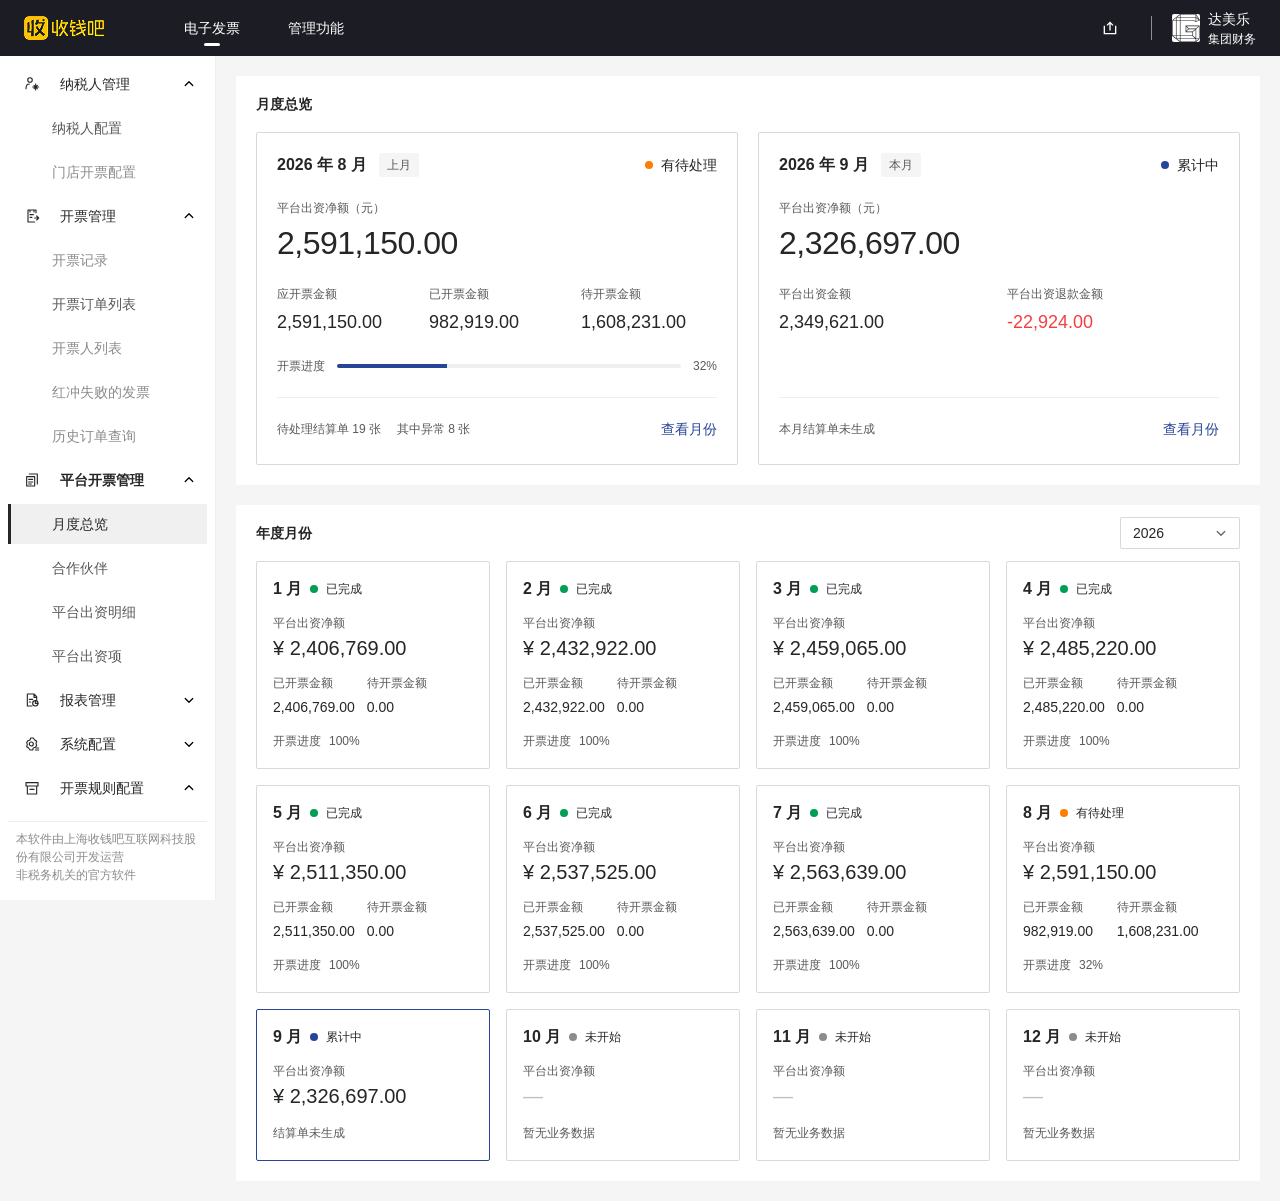
<file: dominos-platform-invoice-demo/index.html>
<!doctype html>
<html lang="zh-CN">
<head>
  <meta charset="utf-8">
  <meta name="viewport" content="width=device-width, initial-scale=1">
  <meta name="color-scheme" content="light">
  <title>平台开票管理 · 达美乐</title>
  <link rel="icon" href="assets/meta/logo-shouqianba-yellow.png">
  <link rel="stylesheet" href="assets/meta/tokens.css">
  <link rel="stylesheet" href="styles.css?v=20261026-02">
  <script src="tax-catalog.js?v=20261026-02" defer></script>
  <script src="data.js?v=20261026-02" defer></script>
  <script src="demo-orders.js?v=20261026-02" defer></script>
  <script src="orders-data.js?v=20261026-02" defer></script>
  <script src="preissued-data.js?v=20261026-02" defer></script>
  <script src="partner-model.js?v=20261026-02" defer></script>
  <script src="settlement-workflow.js?v=20261026-02" defer></script>
  <script src="workflow-examples.js?v=20261026-02" defer></script>
  <script src="vendor/jszip.min.js" defer></script>
  <script src="taxpayer-batch.js?v=20261026-02" defer></script>
  <script src="funding-seller-batch.js?v=20261026-02" defer></script>
  <script src="app.js?v=20261026-02" defer></script>
</head>
<body>
  <div id="shell">
    <header id="topbar"></header>
    <aside id="sidebar"></aside>
    <main id="main" tabindex="-1"></main>
  </div>
  <div id="overlay-root"></div>
  <div id="message-root" role="status" aria-live="polite"></div>
</body>
</html>
</file>
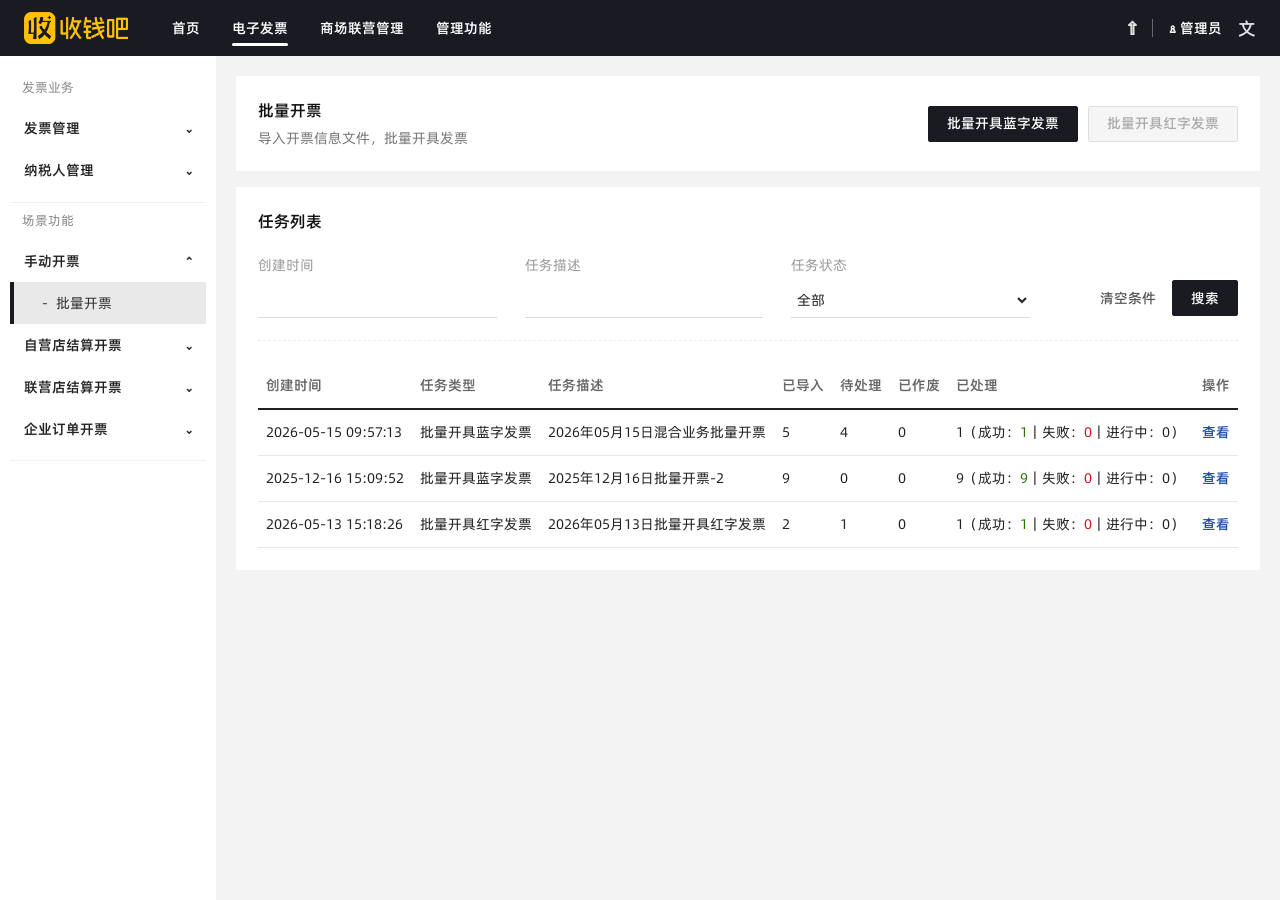
<file: e-invoice-batch-special/index.html>
<!doctype html>
<html lang="zh-CN">
  <head>
    <meta charset="utf-8" />
    <meta name="viewport" content="width=device-width, initial-scale=1" />
    <title>批量开票特定业务原型</title>
    <link rel="stylesheet" href="./styles.css" />
  </head>
  <body>
    <div id="app"></div>
    <div id="modal-root"></div>
    <div id="toast-root"></div>
    <script src="./app.js?v=20260518-remark-label"></script>
  </body>
</html>
</file>
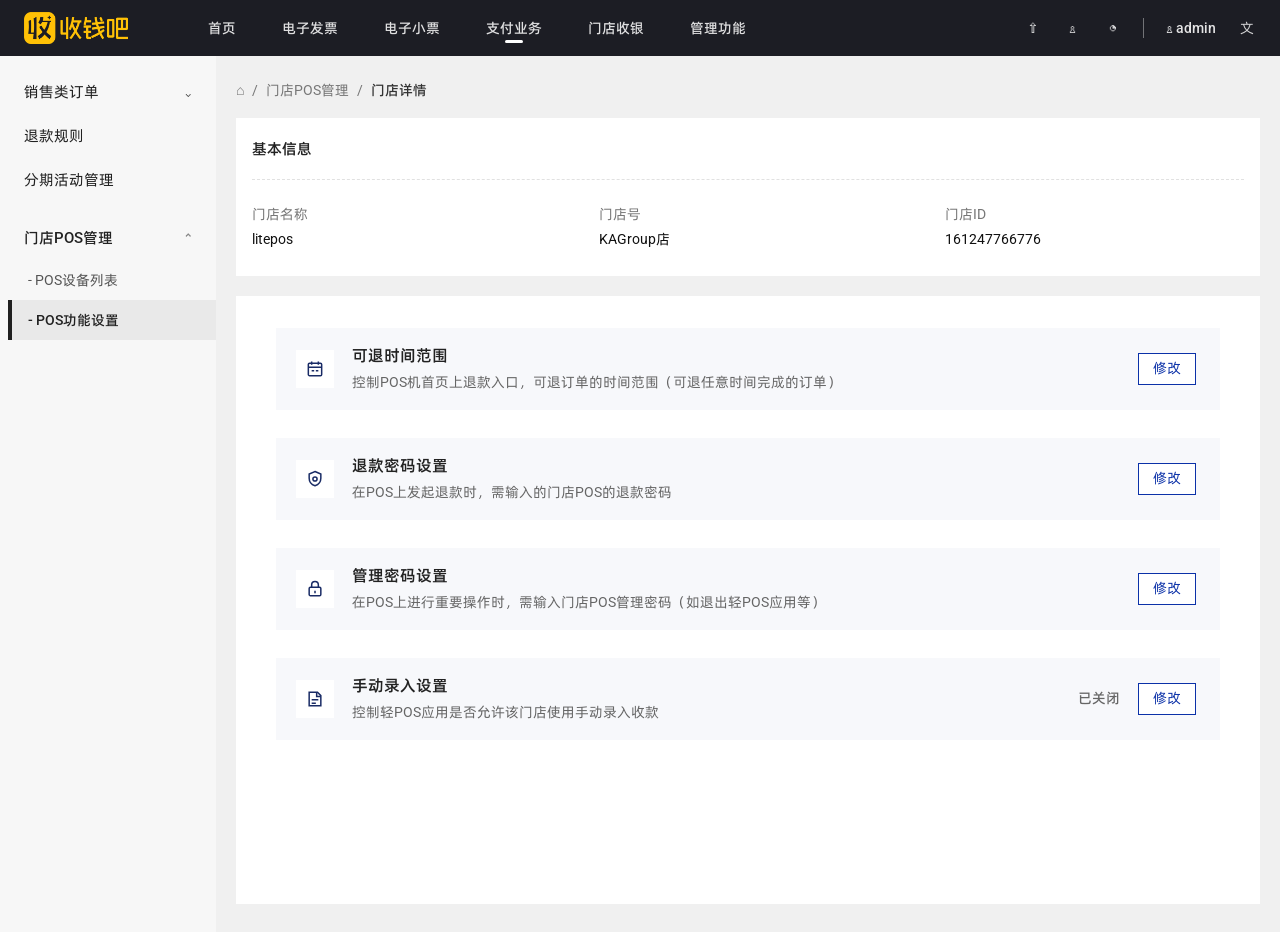
<file: manual-entry-setting-demo/index.html>
<!doctype html>
<html lang="zh-CN">
  <head>
    <meta charset="utf-8" />
    <meta name="viewport" content="width=device-width, initial-scale=1" />
    <title>门店 POS 手动录入设置 Demo</title>
    <link rel="stylesheet" href="./styles.css" />
  </head>
  <body>
    <div id="app"></div>
    <script src="./app.js"></script>
  </body>
</html>
</file>
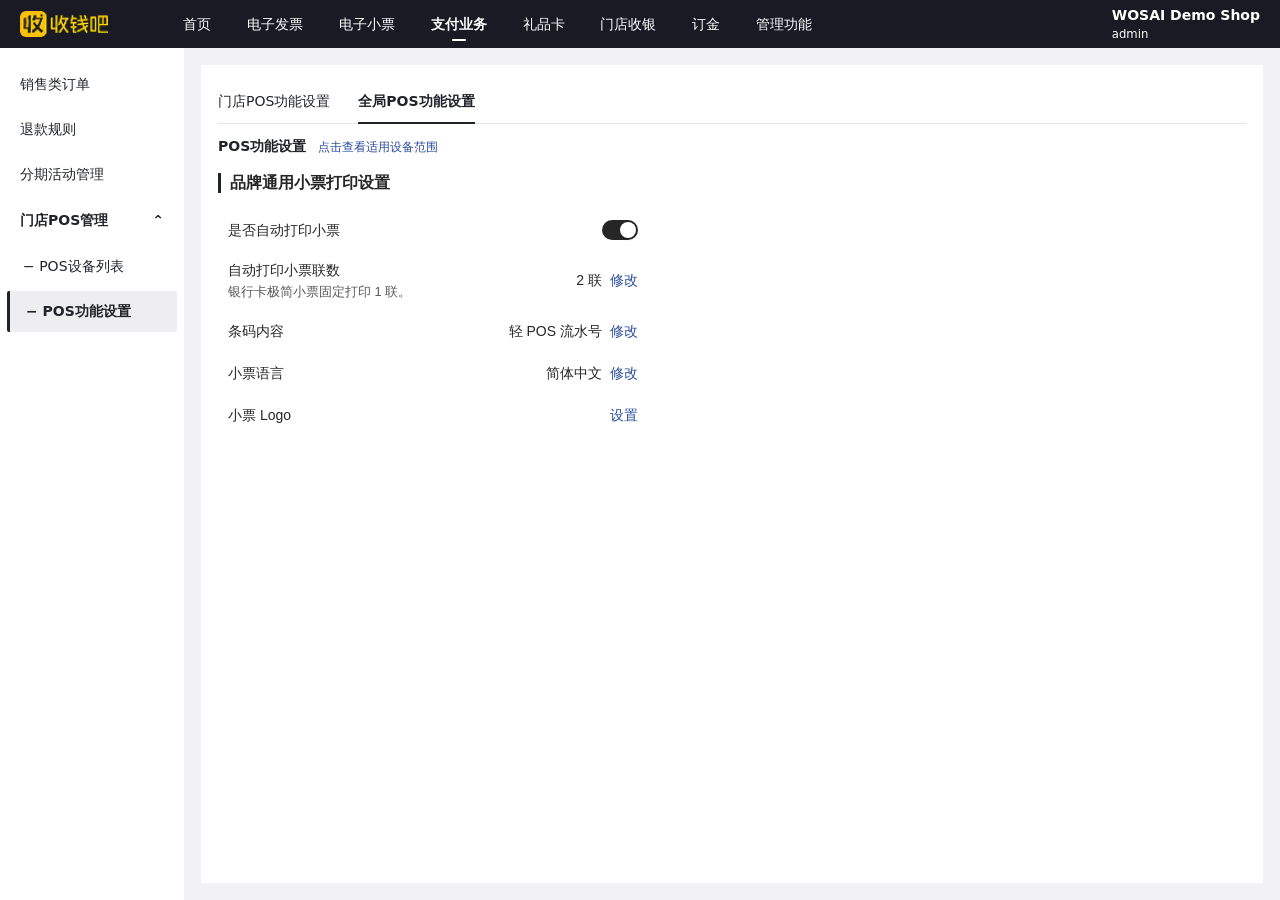
<file: meta-platform-pos-receipt-settings/index.html>
<!doctype html>
<html lang="zh-CN">
<head>
  <meta charset="utf-8">
  <meta name="viewport" content="width=device-width, initial-scale=1">
  <link rel="icon" href="data:,">
  <title>Meta 平台 · 品牌通用小票打印设置</title>
  <style>
    * { box-sizing:border-box; }
    body { margin:0; background:#f2f2f4; color:#202329; font:14px/1.5 system-ui,sans-serif; }
    .meta-header { display:flex; align-items:center; gap:24px; min-height:48px; padding:0 20px; background:#191a23; color:#fff; }
    .meta-brand { display:block; width:88px; height:auto; }
    .meta-nav { display:flex; gap:clamp(12px,2.8vw,38px); align-items:center; margin-inline-start:clamp(0px,4vw,76px); overflow:auto; white-space:nowrap; }
    .meta-nav span { position:relative; padding:12px 0; }
    .meta-nav [aria-current] { font-weight:600; }
    .meta-nav [aria-current]::after { content:""; position:absolute; bottom:6px; left:calc(50% - 7px); width:14px; height:2px; border-radius:1px; background:#fff; }
    .meta-account { margin-left:auto; flex:none; font-weight:600; }
    .meta-account small { display:block; font-weight:400; }
    .meta-layout { display:grid; grid-template-columns:184px minmax(0,1fr); min-height:calc(100vh - 48px); }
    .meta-sidebar { padding:12px 7px; background:#fff; }
    .meta-sidebar h2 { display:flex; justify-content:space-between; margin:4px 0; padding:11px 13px; font-size:14px; }
    .meta-sidebar p { margin:4px 0; padding:10px 13px; }
    .meta-sidebar .meta-subitem { padding-left:16px; }
    .meta-sidebar [aria-current] { border-left:3px solid #202329; border-radius:2px; background:#eeeef0; font-weight:600; }
    .meta-main { min-width:0; padding:17px; }
    .meta-panel { min-height:calc(100vh - 82px); padding:16px 17px 32px; background:#fff; }
    .meta-heading { display:flex; gap:12px; align-items:center; margin:12px 0 16px; }
    .meta-heading h1 { margin:0; font-size:14px; }
    .meta-device-scope { color:#294d9c; font-size:12px; }
    .meta-tabs { display:flex; gap:28px; border-bottom:1px solid #e2e4e8; }
    .meta-tabs span { padding:10px 0; }
    .meta-tabs [aria-current] { margin-bottom:-1px; border-bottom:2px solid #202329; font-weight:600; }
    #crmMetaPosSettings .app-setting-header h3 { padding-left:9px; border-left:3px solid #202329; line-height:20px; }
    #crmMetaPosSettings .crm-settings-content { max-width:420px; }
    #crmMetaPosSettings .pos-setting-fields { border:0; box-shadow:none; padding:8px 0 0 10px; }
    #crmMetaPosSettings .pos-setting-field { min-height:42px; }
    #crmMetaPosSettings .pos-setting-field:has(.pos-select-current):not(:has(.pos-select-editor:not([hidden]))) { grid-template-columns:minmax(0,1fr) minmax(136px,190px); }
    #crmMetaPosSettings .pos-select-current { justify-content:flex-end; }
    #crmMetaPosSettings .pos-setting-field:has(> .pos-switch) { grid-template-columns:minmax(0,1fr) auto; }
    #crmMetaPosSettings .pos-switch[aria-checked="true"] { background:#262626; }
    #crmMetaPosSettings .crm-inline-link { color:#294d9c; }
    @media (max-width:640px) {
      .meta-layout { grid-template-columns:1fr; }
      .meta-sidebar,.meta-account { display:none; }
      .meta-main { padding:12px; }
      .meta-panel { padding:16px; }
    }
    @media (max-width:430px) {
      #crmMetaPosSettings .pos-setting-field:has(.pos-select-current):not(:has(.pos-select-editor:not([hidden]))) { grid-template-columns:1fr; }
      #crmMetaPosSettings .pos-select-current { justify-content:flex-start; }
    }
  </style>
  <style>@scope (#crmMetaPosSettings) {
    :scope {
  /* Color */
  --meta-color-brand: #f5c400;
  --meta-color-primary: #262626;
  --meta-color-primary-hover: #434343;
  --meta-color-primary-active: #141414;
  --meta-color-link: #274497;
  --meta-color-link-hover: #4760a9;
  --meta-color-link-active: #213a80;
  --meta-color-success: #039e55;
  --meta-color-warning: #ff7d00;
  --meta-color-error: #f53f3f;
  --meta-color-error-hover: #f75c5c;
  --meta-color-error-active: #d03636;
  --meta-color-text-primary: #262626;
  --meta-color-text-secondary: #595959;
  --meta-color-text-tertiary: #8c8c8c;
  --meta-color-text-disabled: #bfbfbf;
  --meta-color-border: #d9d9d9;
  --meta-color-split: #eee;
  --meta-color-layout: #f5f5f5;
  --meta-color-container: #fff;
  --meta-color-header: #1c1d24;
  --meta-color-mask: rgb(0 0 0 / 50%);
  --meta-color-transparent: rgb(255 255 255 / 0%);

  /* Breadcrumb */
  --meta-breadcrumb-height: 20px;
  --meta-breadcrumb-font-size: 14px;
  --meta-breadcrumb-line-height: 20px;
  --meta-breadcrumb-icon-size: 14px;
  --meta-breadcrumb-item-gap: var(--meta-space-2);
  --meta-breadcrumb-item-max-width: 160px;
  --meta-breadcrumb-ancestor-text: var(--meta-color-text-tertiary);
  --meta-breadcrumb-current-text: var(--meta-color-text-primary);
  --meta-breadcrumb-separator: var(--meta-color-text-tertiary);
  --meta-breadcrumb-hover-text: var(--meta-color-text-primary);
  --meta-breadcrumb-active-text: var(--meta-color-primary-active);

  /* Radio */
  --meta-radio-control-size: 16px;
  --meta-radio-dot-size: 6px;
  --meta-radio-item-height: 24px;
  --meta-radio-label-gap: var(--meta-space-2);
  --meta-radio-group-gap: var(--meta-space-6);
  --meta-radio-border-width: 1px;
  --meta-radio-focus-ring-width: 2px;
  --meta-radio-font-size: 14px;
  --meta-radio-line-height: 20px;
  --meta-radio-unchecked-bg: var(--meta-color-container);
  --meta-radio-unchecked-disabled-bg: var(--meta-color-layout);
  --meta-radio-unchecked-normal-border: var(--meta-color-border);
  --meta-radio-unchecked-hover-border: var(--meta-color-text-secondary);
  --meta-radio-unchecked-focus-border: var(--meta-color-primary);
  --meta-radio-unchecked-disabled-border: var(--meta-color-border);
  --meta-radio-selected-normal: var(--meta-color-primary);
  --meta-radio-selected-hover: var(--meta-color-primary-hover);
  --meta-radio-selected-focus: var(--meta-color-primary);
  --meta-radio-selected-disabled: var(--meta-color-text-disabled);
  --meta-radio-dot: var(--meta-color-container);
  --meta-radio-label-normal: var(--meta-color-text-primary);
  --meta-radio-label-disabled: var(--meta-color-text-disabled);
  --meta-radio-focus-ring: rgb(38 38 38 / 18%);

  /* Checkbox */
  --meta-checkbox-control-size: 16px;
  --meta-checkbox-check-size: 8px;
  --meta-checkbox-indeterminate-width: 8px;
  --meta-checkbox-indeterminate-height: 2px;
  --meta-checkbox-item-height: 24px;
  --meta-checkbox-label-gap: var(--meta-space-2);
  --meta-checkbox-group-gap: var(--meta-space-6);
  --meta-checkbox-border-width: 1px;
  --meta-checkbox-focus-ring-width: 2px;
  --meta-checkbox-radius: var(--meta-radius-base);
  --meta-checkbox-font-size: 14px;
  --meta-checkbox-line-height: 20px;
  --meta-checkbox-unchecked-normal-bg: var(--meta-color-container);
  --meta-checkbox-unchecked-normal-border: var(--meta-color-border);
  --meta-checkbox-unchecked-hover-bg: var(--meta-color-layout);
  --meta-checkbox-unchecked-hover-border: var(--meta-color-primary);
  --meta-checkbox-unchecked-disabled-bg: var(--meta-color-split);
  --meta-checkbox-unchecked-disabled-border: var(--meta-color-border);
  --meta-checkbox-selected-normal: var(--meta-color-primary);
  --meta-checkbox-selected-hover: var(--meta-color-primary-hover);
  --meta-checkbox-selected-disabled: var(--meta-color-split);
  --meta-checkbox-mark: var(--meta-color-container);
  --meta-checkbox-mark-disabled: var(--meta-color-container);
  --meta-checkbox-label-normal: var(--meta-color-text-primary);
  --meta-checkbox-label-disabled: var(--meta-color-text-disabled);
  --meta-checkbox-focus-ring: rgb(38 38 38 / 18%);

  /* Switch */
  --meta-switch-track-width: 44px;
  --meta-switch-track-height: 22px;
  --meta-switch-track-radius: 11px;
  --meta-switch-track-padding: 2px;
  --meta-switch-handle-size: 18px;
  --meta-switch-label-gap: var(--meta-space-2);
  --meta-switch-focus-ring-width: 2px;
  --meta-switch-font-size: 14px;
  --meta-switch-line-height: 20px;
  --meta-switch-off-normal: var(--meta-color-border);
  --meta-switch-off-hover: var(--meta-color-text-disabled);
  --meta-switch-off-active: var(--meta-color-text-tertiary);
  --meta-switch-off-disabled: var(--meta-color-layout);
  --meta-switch-on-normal: var(--meta-color-primary);
  --meta-switch-on-hover: var(--meta-color-primary-hover);
  --meta-switch-on-active: var(--meta-color-primary-active);
  --meta-switch-on-disabled: var(--meta-color-text-disabled);
  --meta-switch-handle: var(--meta-color-container);
  --meta-switch-label-normal: var(--meta-color-text-primary);
  --meta-switch-label-disabled: var(--meta-color-text-disabled);
  --meta-switch-focus-ring: rgb(38 38 38 / 18%);

  /* Steps */
  --meta-steps-step-size: 32px;
  --meta-steps-small-step-size: 24px;
  --meta-steps-title-gap: var(--meta-space-2);
  --meta-steps-item-gap: var(--meta-space-4);
  --meta-steps-connector-width: 24px;
  --meta-steps-connector-height: 1px;
  --meta-steps-font-size: 16px;
  --meta-steps-line-height: 24px;
  --meta-steps-wait-border: var(--meta-color-border);
  --meta-steps-wait-text: var(--meta-color-text-tertiary);
  --meta-steps-process-background: var(--meta-color-primary);
  --meta-steps-process-text: var(--meta-color-container);
  --meta-steps-finish-background: var(--meta-color-primary);
  --meta-steps-finish-text: var(--meta-color-container);
  --meta-steps-finish-connector: var(--meta-color-primary);
  --meta-steps-error-background: var(--meta-color-error);
  --meta-steps-error-text: var(--meta-color-container);
  --meta-steps-error-connector: var(--meta-color-border);
  --meta-steps-disabled-background: var(--meta-color-layout);
  --meta-steps-disabled-border: var(--meta-color-border);
  --meta-steps-disabled-text: var(--meta-color-text-disabled);
  --meta-steps-focus-ring: rgb(38 38 38 / 18%);

  /* Button */
  --meta-button-height: 32px;
  --meta-button-padding-inline: 16px;
  --meta-button-content-gap: 8px;
  --meta-button-border-width: 1px;
  --meta-button-spinner-size: 14px;
  --meta-button-disabled-opacity: 0.5;
  --meta-button-loading-opacity: 0.5;

  --meta-button-primary-normal-bg: var(--meta-color-primary);
  --meta-button-primary-normal-text: var(--meta-color-container);
  --meta-button-primary-normal-border: var(--meta-color-primary);
  --meta-button-primary-hover-bg: var(--meta-color-primary-hover);
  --meta-button-primary-hover-text: var(--meta-color-container);
  --meta-button-primary-hover-border: var(--meta-color-primary-hover);
  --meta-button-primary-active-bg: var(--meta-color-primary-active);
  --meta-button-primary-active-text: var(--meta-color-container);
  --meta-button-primary-active-border: var(--meta-color-primary-active);
  --meta-button-primary-disabled-bg: var(--meta-color-primary);
  --meta-button-primary-disabled-text: var(--meta-color-container);
  --meta-button-primary-disabled-border: var(--meta-color-primary);
  --meta-button-primary-loading-bg: var(--meta-color-primary);
  --meta-button-primary-loading-text: var(--meta-color-container);
  --meta-button-primary-loading-border: var(--meta-color-primary);

  --meta-button-default-normal-bg: var(--meta-color-container);
  --meta-button-default-normal-text: var(--meta-color-text-primary);
  --meta-button-default-normal-border: var(--meta-color-border);
  --meta-button-default-hover-bg: var(--meta-color-layout);
  --meta-button-default-hover-text: var(--meta-color-text-disabled);
  --meta-button-default-hover-border: var(--meta-color-border);
  --meta-button-default-active-bg: var(--meta-color-split);
  --meta-button-default-active-text: var(--meta-color-text-disabled);
  --meta-button-default-active-border: var(--meta-color-border);
  --meta-button-default-disabled-bg: var(--meta-color-layout);
  --meta-button-default-disabled-text: var(--meta-color-text-disabled);
  --meta-button-default-disabled-border: var(--meta-color-border);
  --meta-button-default-loading-bg: var(--meta-color-container);
  --meta-button-default-loading-text: var(--meta-color-text-primary);
  --meta-button-default-loading-border: var(--meta-color-border);

  --meta-button-text-link-normal-bg: var(--meta-color-transparent);
  --meta-button-text-link-normal-text: var(--meta-color-link);
  --meta-button-text-link-normal-border: var(--meta-color-transparent);
  --meta-button-text-link-hover-bg: var(--meta-color-layout);
  --meta-button-text-link-hover-text: var(--meta-color-link-hover);
  --meta-button-text-link-hover-border: var(--meta-color-transparent);
  --meta-button-text-link-active-bg: var(--meta-color-split);
  --meta-button-text-link-active-text: var(--meta-color-link-active);
  --meta-button-text-link-active-border: var(--meta-color-transparent);
  --meta-button-text-link-disabled-bg: var(--meta-color-transparent);
  --meta-button-text-link-disabled-text: var(--meta-color-link);
  --meta-button-text-link-disabled-border: var(--meta-color-transparent);
  --meta-button-text-link-loading-bg: var(--meta-color-transparent);
  --meta-button-text-link-loading-text: var(--meta-color-link);
  --meta-button-text-link-loading-border: var(--meta-color-transparent);

  --meta-button-danger-normal-bg: var(--meta-color-error);
  --meta-button-danger-normal-text: var(--meta-color-container);
  --meta-button-danger-normal-border: var(--meta-color-error);
  --meta-button-danger-hover-bg: var(--meta-color-error-hover);
  --meta-button-danger-hover-text: var(--meta-color-container);
  --meta-button-danger-hover-border: var(--meta-color-error-hover);
  --meta-button-danger-active-bg: var(--meta-color-error-active);
  --meta-button-danger-active-text: var(--meta-color-container);
  --meta-button-danger-active-border: var(--meta-color-error-active);
  --meta-button-danger-disabled-bg: var(--meta-color-error);
  --meta-button-danger-disabled-text: var(--meta-color-container);
  --meta-button-danger-disabled-border: var(--meta-color-error);
  --meta-button-danger-loading-bg: var(--meta-color-error);
  --meta-button-danger-loading-text: var(--meta-color-container);
  --meta-button-danger-loading-border: var(--meta-color-error);

  /* Tag */
  --meta-tag-height: 24px;
  --meta-tag-padding-inline: var(--meta-space-2);
  --meta-tag-border-width: 1px;
  --meta-tag-radius: var(--meta-radius-base);
  --meta-tag-font-size: 14px;
  --meta-tag-line-height: 20px;
  --meta-tag-item-gap: var(--meta-space-2);
  --meta-tag-regular-bg: #fafafa;
  --meta-tag-regular-border: var(--meta-color-border);
  --meta-tag-regular-text: var(--meta-color-text-secondary);
  --meta-tag-blue-bg: #f0f5ff;
  --meta-tag-blue-border: #adc6ff;
  --meta-tag-blue-text: var(--meta-color-link);
  --meta-tag-green-bg: #f6ffed;
  --meta-tag-green-border: #b7eb8f;
  --meta-tag-green-text: var(--meta-color-success);
  --meta-tag-orange-bg: #fff7e8;
  --meta-tag-orange-border: #ffd591;
  --meta-tag-orange-text: var(--meta-color-warning);
  --meta-tag-red-bg: #fff1f0;
  --meta-tag-red-border: #ffccc7;
  --meta-tag-red-text: var(--meta-color-error);

  /* Status */
  --meta-status-dot-size: 8px;
  --meta-status-content-gap: var(--meta-space-2);
  --meta-status-font-size: 14px;
  --meta-status-line-height: 22px;
  --meta-status-text: var(--meta-color-text-primary);
  --meta-status-default-dot: var(--meta-color-text-tertiary);
  --meta-status-processing-dot: var(--meta-color-link);
  --meta-status-success-dot: var(--meta-color-success);
  --meta-status-warning-dot: var(--meta-color-warning);
  --meta-status-error-dot: var(--meta-color-error);
  --meta-status-auxiliary-font-size: 12px;
  --meta-status-auxiliary-line-height: 18px;
  --meta-status-auxiliary-text: var(--meta-color-text-tertiary);
  --meta-status-text-only-font-size: 18px;
  --meta-status-text-only-line-height: 26px;
  --meta-status-text-only-auxiliary-gap: var(--meta-space-1);
  --meta-status-text-only-auxiliary-text: var(--meta-color-text-tertiary);
  --meta-status-text-only-default: var(--meta-color-text-primary);
  --meta-status-text-only-processing: var(--meta-color-link);
  --meta-status-text-only-success: var(--meta-color-success);
  --meta-status-text-only-warning: var(--meta-color-warning);
  --meta-status-text-only-error: var(--meta-color-error);
  --meta-status-task-result-icon-size: 28px;
  --meta-status-task-result-icon-glyph-size: 16px;
  --meta-status-task-result-content-gap: var(--meta-space-2);
  --meta-status-task-result-title-font-size: 14px;
  --meta-status-task-result-title-line-height: 22px;
  --meta-status-task-result-title-font-weight: 600;
  --meta-status-task-result-title: var(--meta-color-text-primary);
  --meta-status-task-result-auxiliary-text: var(--meta-color-text-tertiary);
  --meta-status-task-result-icon-glyph: var(--meta-color-container);

  /* Typography */
  --meta-font-family:
    "PingFang SC", -apple-system, BlinkMacSystemFont, "Segoe UI",
    "Hiragino Sans GB", "Microsoft YaHei", Arial, sans-serif;
  --meta-font-size-login-title: 24px;
  --meta-line-height-login-title: 36px;
  --meta-font-size-section-title: 16px;
  --meta-line-height-section-title: 24px;
  --meta-font-size-small-title: 14px;
  --meta-line-height-small-title: 22px;
  --meta-font-size-body: 14px;
  --meta-line-height-body: 22px;
  --meta-font-size-secondary: 13px;
  --meta-line-height-secondary: 20px;
  --meta-font-size-caption: 12px;
  --meta-line-height-caption: 20px;
  --meta-font-family-numeric: Lato, Arial, sans-serif;

  /* Spacing */
  --meta-space-1: 4px;
  --meta-space-2: 8px;
  --meta-space-3: 12px;
  --meta-space-4: 16px;
  --meta-space-5: 20px;
  --meta-space-6: 24px;
  --meta-space-8: 32px;
  --meta-space-10: 40px;

  /* Radius */
  --meta-radius-base: 2px;
  --meta-radius-modal: 8px;

  /* Shadow */
  --meta-shadow-card: 0 1px 2px rgb(0 0 0 / 6%);
  --meta-shadow-modal:
    0 6px 16px rgb(0 0 0 / 8%),
    0 3px 6px -4px rgb(0 0 0 / 12%),
    0 9px 28px 8px rgb(0 0 0 / 5%);

  /* Container */
  --meta-header-height: 56px;
  --meta-header-padding-inline: 24px;
  --meta-header-logo-width: 80px;
  --meta-header-logo-height: 24px;
  --meta-header-brand-nav-gap: 120px;
  --meta-header-nav-gap: 48px;
  --meta-header-nav-font-size: 14px;
  --meta-header-nav-line-height: 22px;
  --meta-header-indicator-width: 16px;
  --meta-header-indicator-height: 3px;
  --meta-header-indicator-bottom: 10px;
  --meta-header-utility-icon: 20px;
  --meta-header-utility-target: 32px;
  --meta-header-utility-gap: 16px;
  --meta-header-divider-width: 1px;
  --meta-header-divider-height: 24px;
  --meta-header-avatar: 28px;
  --meta-header-user-gap: 8px;
  --meta-header-user-arrow: 12px;
  --meta-header-user-arrow-gap: 8px;
  --meta-header-user-language-gap: 16px;
  --meta-header-language-icon: 20px;
  --meta-sider-width: 216px;
  --meta-sider-padding-top: 12px;
  --meta-sider-group-padding-inline: 24px;
  --meta-sider-group-title-height: 40px;
  --meta-sider-item-height: 40px;
  --meta-sider-item-margin-inline: 8px;
  --meta-sider-item-padding-inline: 24px;
  --meta-sider-item-content-gap: 12px;
  --meta-sider-section-gap: 4px;
  --meta-sider-active-indicator: 3px;
  --meta-sider-caret: 12px;
  --meta-page-padding: 20px;
  --meta-card-padding: 20px;
  --meta-content-available-width-1440: 1184px;
  --meta-content-section-gap: 20px;
  --meta-content-filter-gap: 24px;
  --meta-content-divider: 1px;
  --meta-breadcrumb-content-gap: 20px;
  --meta-secondary-form-top-gap: 40px;
  --meta-secondary-form-max-width: 656px;
  --meta-control-small: 28px;
  --meta-control-default: 32px;
  --meta-control-large: 40px;
}


    :scope {
      --top: var(--meta-color-header);
      --brand: var(--meta-color-brand);
      --bg: var(--meta-color-layout);
      --panel: #ffffff;
      --nav: var(--meta-color-container);
      --line: var(--meta-color-split);
      --line-dark: #2e2f35;
      --text: var(--meta-color-text-primary);
      --muted: var(--meta-color-text-secondary);
      --subtle: var(--meta-color-text-disabled);
      --blue: var(--meta-color-link);
      --blue-soft: #eef3ff;
      --green: var(--meta-color-success);
      --green-soft: #eaf8f1;
      --red: var(--meta-color-error);
      --red-soft: #fff0ef;
      --yellow-soft: #fff8e1;
      --shadow: 0 18px 42px rgba(24, 25, 33, .16);
    }

    * {
      box-sizing: border-box;
    }

    :scope {
      margin: 0;
      min-height: 100%;
      color: var(--text);
      background: var(--bg);
      font-family: -apple-system, BlinkMacSystemFont, "PingFang SC", "Microsoft YaHei", Arial, sans-serif;
      letter-spacing: 0;
    }

    button,
    input,
    select {
      font: inherit;
    }

    button {
      cursor: pointer;
    }

    .app {
      min-width: 1180px;
      min-height: 100vh;
    }

    .topbar { height: 56px; background: var(--top); color: #fff; display: flex; align-items: center; padding: 0 20px; }
    .logo { width: 80px; height: 24px; flex-shrink: 0; }
    .logo img { display: block; width: 80px; height: 24px; }

    .top-nav {
      display: flex;
      align-items: stretch;
      gap: 48px;
      height: 100%;
      margin-left: 120px;
      font-size: 14px;
      font-weight: 600;
    }

    .top-nav span {
      display: flex;
      align-items: center;
      color: #f7f7f8;
      position: relative;
      white-space: nowrap;
    }

    .top-nav .active::after {
      content: "";
      position: absolute;
      left: 50%;
      bottom: 8px;
      width: 18px;
      height: 2px;
      transform: translateX(-50%);
      background: #fff;
      border-radius: 2px;
    }

    .top-actions {
      margin-left: auto;
      display: flex;
      align-items: center;
      gap: 24px;
      color: #fff;
      font-size: 14px;
    }

    .top-icon {
      width: 20px;
      height: 20px;
      color: #fff;
    }

    .divider {
      width: 1px;
      height: 22px;
      background: rgba(255, 255, 255, .45);
    }

    .shell { display: grid; grid-template-columns: 216px minmax(0, 1fr); min-height: calc(100vh - 56px); }
    .sidebar { background: var(--nav); padding: 12px 0 0; }
    .side-item { width: 100%; height: 40px; display: flex; align-items: center; padding: 0 24px; margin: 0 0 4px; color: var(--text); font-size: 14px; line-height: 22px; font-weight: 400; position: relative; border: 0; background: transparent; text-align: left; appearance: none; }
    .side-item.has-caret { padding-right: 48px; }
    .side-item.active { font-weight: 600; }
    .side-chevron { position: absolute; right: 8px; top: 4px; width: 32px; height: 32px; display: grid; place-items: center; }
    .side-chevron svg { width: 12px; height: 12px; }
    .side-item[aria-expanded="false"] .side-chevron svg { transform: rotate(180deg); }
    .side-children { margin: 0 0 4px; }
    .side-subitem { width: calc(100% - 16px); min-height: 40px; display: flex; gap: 12px; align-items: center; padding: 0 24px; margin: 0 8px 4px; border: 0; color: var(--text); background: transparent; font-size: 14px; line-height: 22px; font-weight: 400; position: relative; text-align: left; }
    .side-subitem.active { background: #F0F0F0; font-weight: 400; }
    .side-subitem.active::before { content: ""; position: absolute; left: 0; top: 0; width: 3px; height: 100%; background: var(--text); }
    .side-item:hover, .side-subitem:hover { background: var(--meta-color-layout); }
    .side-item:focus-visible, .side-subitem:focus-visible { outline: 2px solid var(--text); outline-offset: -2px; }
    .main { padding: 20px; }
    .breadcrumb { height: var(--meta-breadcrumb-height); margin: 0 0 20px; font-size: var(--meta-breadcrumb-font-size); line-height: var(--meta-breadcrumb-line-height); }
    .breadcrumb ol { display: flex; align-items: center; gap: 8px; padding: 0; margin: 0; list-style: none; white-space: nowrap; }
    .breadcrumb li { display: flex; align-items: center; gap: 8px; color: var(--meta-breadcrumb-ancestor-text); }
    .breadcrumb button { border: 0; background: transparent; color: inherit; padding: 0; font: inherit; max-width: 160px; overflow: hidden; text-overflow: ellipsis; white-space: nowrap; }
    .breadcrumb button:hover { color: var(--text); }
    .breadcrumb button:active { color: var(--meta-color-primary-active); }
    .breadcrumb button:focus-visible { outline: 2px solid var(--text); outline-offset: 2px; }
    .breadcrumb [aria-current="page"] { color: var(--text); font-weight: 400; }
    .home-icon { display: block; width: 14px; height: 14px; }

    .panel {
      border-radius: 2px;
      background: var(--panel);
      margin-bottom: 16px;
    }

    .panel-title {
      height: 52px;
      display: flex;
      align-items: center;
      padding: 0 12px;
      font-size: 15px;
      font-weight: 700;
      border-bottom: 1px dashed var(--line);
    }

    .basic-grid {
      display: grid;
      grid-template-columns: 1fr 1fr 1fr;
      gap: 34px;
      padding: 25px 12px 23px;
    }

    .field-label {
      color: var(--muted);
      font-size: 13px;
      margin-bottom: 8px;
    }

    .field-value {
      color: var(--text);
      font-size: 14px;
      line-height: 1.45;
    }

    .content-panel {
      min-height: calc(100vh - 294px);
      padding: 0 20px 20px;
      background: #fff;
    }

    .page-title {
      margin: 0 0 18px;
      color: #202124;
      font-size: 15px;
      font-weight: 700;
      line-height: 1.4;
    }

    .app-tabs {
      height: 56px;
      display: flex;
      align-items: stretch;
      gap: 32px;
      margin: 0 0 20px;
      border-bottom: 1px solid var(--line);
    }

    .app-tab {
      height: 56px;
      border: 0;
      border-bottom: 2px solid transparent;
      background: transparent;
      color: #202124;
      padding: 0;
      font-size: 14px;
      font-weight: 400;
      line-height: 22px;
    }

    .app-tab.active {
      border-bottom-color: #202124;
    }


    /* Radio: meta-design-skill/references/radio-components.md. */
    .app-settings-list { display: flex; flex-direction: column; }
    .app-setting-item { padding: 24px 0; min-width: 0; border-bottom: 1px solid var(--line); }
    .app-setting-item:first-child { padding-top: 8px; }
    .app-setting-header { display: flex; align-items: center; justify-content: space-between; gap: 24px; min-height: 32px; margin-bottom: 16px; }
    .app-setting-header h2 { margin: 0; color: #262626; font-size: 14px; line-height: 22px; font-weight: 600; }
    .app-setting-body { max-width: 840px; }
    .app-mode-readonly {
      clear: both;
      width: 100%;
      max-width: 520px;
      padding: var(--meta-space-5);
      border: 1px solid var(--meta-color-border);
      border-radius: var(--meta-radius-base);
      background: var(--meta-color-layout);
    }
    .app-mode-readonly .app-mode-title { font-weight: 600; }
    .app-mode-readonly .app-mode-description { margin-top: var(--meta-space-2); }
    .app-mode-actions { display: flex; gap: 8px; margin-top: 24px; }
    .app-mode-confirm-copy { color: #262626; font-size: 14px; line-height: 24px; }
    .app-mode-confirm-error { color: #F53F3F; font-size: 14px; line-height: 22px; }
    .app-mode-options { clear: both; display: grid; gap: 24px; }
    .app-mode-option { display: grid; grid-template-columns: 16px minmax(0, 1fr); gap: 8px; align-items: start; cursor: pointer; }
    .app-mode-option input { appearance: none; width: 16px; height: 16px; padding: 0; margin: 2px 0 0; border: 1px solid #D9D9D9; border-radius: 50%; background: #FFF; display: grid; place-content: center; cursor: pointer; }
    .app-mode-option input::before { content: ""; width: 6px; height: 6px; border-radius: 50%; background: #FFF; transform: scale(0); }
    .app-mode-option:hover input { border-color: #595959; }
    .app-mode-option input:checked { background: #262626; border-color: #262626; }
    .app-mode-option input:checked::before { transform: scale(1); }
    .app-mode-option:hover input:checked { background: #434343; border-color: #434343; }
    .app-mode-option input:focus-visible, .app-tab:focus-visible { outline: 2px solid rgba(38,38,38,.18); outline-offset: 2px; }
    .app-mode-title { display: block; color: #262626; font-size: 14px; line-height: 20px; min-height: 24px; }
    .app-mode-description { margin: 4px 0 0; color: #595959; font-size: 14px; line-height: 22px; }
    .app-mode-description { display: block; }

    .store-query {
      padding: 0 0 20px;
      border-bottom: 1px dashed var(--line);
    }

    .toolbar {
      display: grid;
      grid-template-columns: repeat(4, minmax(160px, 1fr)) auto auto;
      gap: 22px 20px;
      align-items: end;
    }

    .search-field label {
      display: block;
      font-size: 12px;
      color: #9a9da3;
      margin-bottom: 6px;
      font-weight: 600;
    }

    .control {
      width: 100%;
      height: 30px;
      border: 0;
      border-bottom: 1px solid #d6d8dc;
      border-radius: 0;
      background: #fff;
      color: var(--text);
      padding: 0;
      outline: none;
    }

    .control:focus {
      border-bottom-color: #202124;
      box-shadow: none;
    }

    .drawer .control,
    .dialog .control {
      height: 34px;
      border: 1px solid #d8d9dd;
      border-radius: 2px;
      padding: 0 10px;
    }

    .drawer .control:focus,
    .dialog .control:focus {
      border-color: var(--blue);
      box-shadow: 0 0 0 2px rgba(47, 91, 216, .12);
    }

    .btn { min-width: 72px; height: var(--meta-button-height); padding: 0 var(--meta-button-padding-inline); border: 1px solid var(--meta-button-default-normal-border); border-radius: 2px; background: var(--meta-button-default-normal-bg); color: var(--meta-button-default-normal-text); display: inline-flex; align-items: center; justify-content: center; gap: var(--meta-button-content-gap); font-size: 14px; line-height: 22px; font-weight: 400; white-space: nowrap; }
    .btn { background: var(--meta-button-default-normal-bg); color: var(--meta-button-default-normal-text); border-color: var(--meta-button-default-normal-border); }
    .btn:hover:not(:disabled) { background: var(--meta-button-default-hover-bg); color: var(--meta-button-default-hover-text); border-color: var(--meta-button-default-hover-border); }
    .btn:active:not(:disabled) { background: var(--meta-button-default-active-bg); color: var(--meta-button-default-active-text); border-color: var(--meta-button-default-active-border); }
    .btn:disabled { background: var(--meta-button-default-disabled-bg); color: var(--meta-button-default-disabled-text); border-color: var(--meta-button-default-disabled-border); }
    .btn.primary { background: var(--meta-button-primary-normal-bg); color: var(--meta-button-primary-normal-text); border-color: var(--meta-button-primary-normal-border); }
    .btn.primary:hover:not(:disabled) { background: var(--meta-button-primary-hover-bg); color: var(--meta-button-primary-hover-text); border-color: var(--meta-button-primary-hover-border); }
    .btn.primary:active:not(:disabled) { background: var(--meta-button-primary-active-bg); color: var(--meta-button-primary-active-text); border-color: var(--meta-button-primary-active-border); }
    .btn.primary:disabled { background: var(--meta-button-primary-disabled-bg); color: var(--meta-button-primary-disabled-text); border-color: var(--meta-button-primary-disabled-border); }
    .btn.ghost { background: var(--meta-button-text-link-normal-bg); color: var(--meta-button-text-link-normal-text); border-color: var(--meta-button-text-link-normal-border); }
    .btn.ghost:hover:not(:disabled) { background: var(--meta-button-text-link-hover-bg); color: var(--meta-button-text-link-hover-text); border-color: var(--meta-button-text-link-hover-border); }
    .btn.ghost:active:not(:disabled) { background: var(--meta-button-text-link-active-bg); color: var(--meta-button-text-link-active-text); border-color: var(--meta-button-text-link-active-border); }
    .btn.ghost:disabled { background: var(--meta-button-text-link-disabled-bg); color: var(--meta-button-text-link-disabled-text); border-color: var(--meta-button-text-link-disabled-border); }
    .btn.danger { background: var(--meta-button-danger-normal-bg); color: var(--meta-button-danger-normal-text); border-color: var(--meta-button-danger-normal-border); }
    .btn.danger:hover:not(:disabled) { background: var(--meta-button-danger-hover-bg); color: var(--meta-button-danger-hover-text); border-color: var(--meta-button-danger-hover-border); }
    .btn.danger:active:not(:disabled) { background: var(--meta-button-danger-active-bg); color: var(--meta-button-danger-active-text); border-color: var(--meta-button-danger-active-border); }
    .btn.danger:disabled { background: var(--meta-button-danger-disabled-bg); color: var(--meta-button-danger-disabled-text); border-color: var(--meta-button-danger-disabled-border); }
    .btn.primary:disabled, .btn.danger:disabled { background: var(--meta-button-primary-disabled-bg); border-color: var(--meta-button-primary-disabled-border); color: var(--meta-button-primary-disabled-text); opacity: .5; }
    .btn.ghost:disabled { opacity: .5; }
    .btn:disabled { cursor: not-allowed; }
    .btn:focus-visible { outline: 2px solid var(--meta-color-primary); outline-offset: 2px; }
    .btn.text { min-width: auto; border-color: transparent; background: transparent; color: var(--meta-color-text-secondary); padding: 0 8px; }
    .btn.text:hover:not(:disabled) { background: var(--meta-color-layout); color: var(--text); }
    .btn.text:active:not(:disabled) { background: var(--meta-color-split); color: var(--text); }

    .settings-list {
      padding: 22px 18px;
    }

    .setting-row {
      height: 70px;
      background: #f6f7fa;
      display: grid;
      grid-template-columns: 44px minmax(0, 1fr) auto;
      align-items: center;
      gap: 16px;
      padding: 0 20px;
      margin-bottom: 28px;
      border-radius: 3px;
    }

    .setting-icon {
      width: 36px;
      height: 36px;
      display: grid;
      place-items: center;
      background: #fff;
      color: #24305e;
      border-radius: 3px;
    }

    .setting-title {
      font-size: 16px;
      font-weight: 700;
      margin-bottom: 6px;
    }

    .setting-desc {
      color: var(--muted);
      font-size: 13px;
    }

    .list-head {
      display: flex;
      justify-content: flex-end;
      align-items: center;
      margin-bottom: 14px;
    }

    .device-query {
      display: grid;
      grid-template-columns: repeat(4, minmax(170px, 1fr)) auto auto;
      gap: 22px 20px;
      align-items: end;
      padding: 0 0 18px;
      margin-bottom: 18px;
      border-bottom: 1px dashed var(--line);
    }

    .device-query-spacer {
      grid-column: 4 / 5;
    }

    .table-wrap {
      overflow-x: auto;
    }

    table {
      width: 100%;
      border-collapse: collapse;
      table-layout: fixed;
      min-width: 1780px;
    }

    #storeSettingsList table {
      min-width: 900px;
    }

    th {
      height: 40px;
      color: var(--muted);
      text-align: left;
      font-size: 12px;
      font-weight: 700;
      border-bottom: 2px solid var(--line-dark);
      padding: 0 8px;
      white-space: nowrap;
    }

    td {
      height: 54px;
      padding: 0 8px;
      border-bottom: 1px solid var(--line-dark);
      font-size: 14px;
      color: #24252a;
      vertical-align: middle;
      overflow: hidden;
      text-overflow: ellipsis;
      white-space: nowrap;
    }

    .mono {
      font-family: ui-monospace, SFMono-Regular, Menlo, Consolas, monospace;
      font-size: 13px;
    }

    .muted {
      color: var(--muted);
    }

    .status {
      display: inline-flex;
      align-items: center;
      justify-content: center;
      height: 22px;
      min-width: 52px;
      padding: 0 8px;
      border-radius: 2px;
      font-size: 12px;
      font-weight: 700;
    }

    .status.active {
      color: #087443;
      background: var(--green-soft);
    }

    .status.inactive {
      color: #8a5b00;
      background: var(--yellow-soft);
    }

    .scope-text {
      color: #24252a;
      font-size: 13px;
    }

    .scope-summary {
      display: inline-flex;
      align-items: center;
      max-width: 100%;
      color: var(--blue);
      border: 0;
      background: transparent;
      padding: 0;
      font: inherit;
      cursor: pointer;
    }

    .floating-tooltip {
      position: fixed;
      z-index: 120;
      max-width: 360px;
      min-width: 180px;
      padding: 8px 10px;
      color: #ffffff;
      background: rgba(24, 25, 33, .94);
      border-radius: 3px;
      font-size: 12px;
      line-height: 1.6;
      white-space: normal;
      word-break: break-all;
      box-shadow: 0 8px 18px rgba(24, 25, 33, .16);
      pointer-events: none;
    }

    .workstation-popover {
      position: fixed;
      z-index: 120;
      width: 260px;
      color: var(--text);
      background: #ffffff;
      border: 1px solid #d8dce3;
      border-radius: 3px;
      box-shadow: 0 12px 28px rgba(24, 25, 33, .18);
    }

    .workstation-popover-title {
      height: 38px;
      display: flex;
      align-items: center;
      padding: 0 12px;
      border-bottom: 1px solid var(--line);
      font-weight: 700;
      font-size: 13px;
    }

    .workstation-popover-list {
      max-height: 220px;
      overflow-y: auto;
    }

    .workstation-popover-row {
      min-height: 36px;
      display: flex;
      align-items: center;
      padding: 8px 12px;
      border-bottom: 1px solid #f0f1f3;
      font-family: ui-monospace, SFMono-Regular, Menlo, Consolas, monospace;
      font-size: 13px;
      word-break: break-all;
    }

    .workstation-popover-row:last-child {
      border-bottom: 0;
    }

    .material-delete-popover {
      position: fixed;
      z-index: 130;
      width: 168px;
      padding: 12px;
      color: var(--text);
      background: #ffffff;
      border: 1px solid #d8dce3;
      border-radius: 3px;
      box-shadow: 0 12px 28px rgba(24, 25, 33, .18);
    }

    .material-delete-popover::before {
      content: "";
      position: absolute;
      top: -6px;
      right: 22px;
      width: 10px;
      height: 10px;
      background: #ffffff;
      border-top: 1px solid #d8dce3;
      border-left: 1px solid #d8dce3;
      transform: rotate(45deg);
    }

    .material-delete-title {
      margin: 0 0 12px;
      color: #202124;
      font-size: 13px;
      font-weight: 700;
      line-height: 1.5;
    }

    .material-delete-actions {
      display: flex;
      justify-content: flex-end;
      gap: 8px;
    }

    .material-delete-actions .btn { min-width: auto; }

    .link-btn {
      border: 0;
      background: transparent;
      color: var(--blue);
      padding: 6px 0;
      font-size: 14px;
    }

    .link-btn.danger {
      color: var(--red);
    }

    .row-actions {
      display: flex;
      gap: 12px;
      align-items: center;
      flex-wrap: wrap;
    }

    .pagination {
      height: 54px;
      display: flex;
      align-items: center;
      justify-content: flex-end;
      gap: 12px;
      font-size: 14px;
      color: #24252a;
    }

    .page-btn,
    .page-num,
    .page-size {
      height: 32px;
      display: inline-flex;
      align-items: center;
      justify-content: center;
      border-radius: 2px;
    }

    .page-btn {
      width: 26px;
      border: 0;
      color: #a4a7ad;
      background: transparent;
    }

    .page-num {
      width: 32px;
      border: 1px solid var(--blue);
      color: var(--blue);
      background: #fff;
    }

    .page-size {
      min-width: 86px;
      padding: 0 10px;
      background: #f2f2f3;
      color: #25262b;
    }

    .mask {
      position: fixed;
      inset: 0;
      background: rgba(0, 0, 0, .32);
      opacity: 0;
      pointer-events: none;
      transition: opacity .16s ease;
      z-index: 20;
    }

    :scope.drawer-open .mask,
    :scope.dialog-open .mask {
      opacity: 1;
      pointer-events: auto;
    }

    .drawer {
      position: fixed;
      top: 0;
      right: 0;
      width: 720px;
      max-width: calc(100vw - 120px);
      height: 100vh;
      background: #fff;
      box-shadow: var(--shadow);
      transform: translateX(102%);
      transition: transform .2s ease;
      z-index: 21;
      display: grid;
      grid-template-rows: 56px minmax(0, 1fr) 62px;
    }

    :scope.drawer-open .drawer {
      transform: translateX(0);
    }

    .drawer-head,
    .dialog-head {
      display: flex;
      align-items: center;
      justify-content: space-between;
      padding: 0 22px;
      border-bottom: 1px solid var(--line);
    }

    .drawer-title,
    .dialog-title {
      font-size: 16px;
      font-weight: 700;
    }

    .icon-btn {
      width: 32px;
      height: 32px;
      border: 0;
      background: transparent;
      color: #565a61;
      display: grid;
      place-items: center;
    }

    .drawer-body {
      overflow-y: auto;
      padding: 18px 22px 28px;
    }

    .drawer-foot,
    .dialog-foot {
      display: flex;
      justify-content: flex-end;
      align-items: center;
      gap: 10px;
      padding: 0 22px;
      border-top: 1px solid var(--line);
      background: #fff;
    }

    .section-title {
      font-size: 14px;
      font-weight: 700;
      margin: 0 0 14px;
    }

    .subsection {
      margin: 0 0 26px;
    }

    .kv {
      display: grid;
      grid-template-columns: 112px minmax(0, 1fr);
      gap: 10px 14px;
      margin: 0;
      font-size: 13px;
    }

    .kv dt {
      color: var(--muted);
    }

    .kv dd {
      margin: 0;
      color: var(--text);
      min-width: 0;
      overflow: hidden;
      text-overflow: ellipsis;
      white-space: nowrap;
    }

    .detail-actions {
      display: flex;
      gap: 10px;
      margin-bottom: 22px;
    }

    .detail-overview {
      padding: 0 18px 26px;
      margin-bottom: 12px;
    }

    .detail-headline,
    .detail-block-title {
      display: flex;
      align-items: center;
      gap: 8px;
      margin: 0 0 26px;
      font-size: 15px;
      font-weight: 800;
    }

    .detail-block-head {
      display: flex;
      align-items: center;
      justify-content: space-between;
      gap: 16px;
      margin: 0 0 26px;
    }

    .detail-block-head .detail-block-title {
      margin: 0;
    }

    .detail-block-head .page-actions {
      margin-bottom: 0;
    }

    .detail-headline::before,
    .detail-block-title::before {
      content: "";
      width: 3px;
      height: 17px;
      background: #202124;
      display: inline-block;
    }

    .detail-summary-grid {
      display: grid;
      grid-template-columns: repeat(4, minmax(0, 1fr));
      gap: 26px 64px;
    }

    .detail-summary-item dt,
    .detail-field dt {
      margin: 0 0 8px;
      color: var(--muted);
      font-size: 13px;
      font-weight: 700;
    }

    .detail-summary-item dd,
    .detail-field dd {
      margin: 0;
      color: var(--text);
      font-size: 14px;
      line-height: 1.5;
      min-width: 0;
      overflow-wrap: anywhere;
    }

    .detail-block {
      padding: 0 18px;
      margin: 0 0 34px;
    }

    .detail-info-layout {
      display: grid;
      grid-template-columns: repeat(4, minmax(0, 1fr));
      gap: 22px 72px;
      max-width: none;
    }

    .detail-field {
      min-width: 0;
    }

    .detail-table-wrap {
      overflow-x: auto;
      margin-left: 0;
    }

    .detail-block-note {
      color: var(--muted);
      font-size: 13px;
      font-weight: 500;
    }

    .suggest-wrap {
      position: relative;
    }

    .suggest-list {
      position: absolute;
      z-index: 30;
      left: 0;
      right: 0;
      top: calc(100% + 4px);
      background: #fff;
      border: 1px solid #d8d9dd;
      box-shadow: 0 12px 26px rgba(24, 25, 33, .12);
      max-height: 190px;
      overflow-y: auto;
    }

    .suggest-item {
      width: 100%;
      min-height: 46px;
      border: 0;
      border-bottom: 1px solid #eeeeef;
      background: #fff;
      padding: 7px 10px;
      text-align: left;
      display: block;
    }

    .suggest-item:hover {
      background: #f6f7fa;
    }

    .suggest-name {
      font-size: 14px;
      font-weight: 700;
      color: var(--text);
      margin-bottom: 4px;
    }

    .suggest-meta {
      font-size: 12px;
      color: var(--muted);
    }

    .placeholder-panel {
      min-height: 260px;
      border: 1px dashed #d9dce1;
      background: #fafafa;
      display: grid;
      place-items: center;
      color: var(--muted);
      font-size: 14px;
    }

    .muted-value {
      color: var(--muted);
    }

    .material-page {
      padding: 0;
    }

    .material-banner {
      min-height: 42px;
      display: flex;
      align-items: flex-start;
      gap: 10px;
      margin: 0 0 16px;
      padding: 11px 14px;
      color: #8a5b00;
      background: #fff8e1;
      border: 1px solid #f1df9a;
      border-radius: 3px;
      font-size: 13px;
      line-height: 1.55;
    }

    .material-banner-icon {
      flex: 0 0 auto;
      width: 18px;
      height: 18px;
      border-radius: 50%;
      display: grid;
      place-items: center;
      color: #fff;
      background: #f59f00;
      font-size: 12px;
      font-weight: 800;
      line-height: 1;
      margin-top: 1px;
    }

    .material-config-card {
      border: 1px solid var(--line);
      background: #fff;
    }

    .material-config-head {
      padding: 16px 20px;
      border-bottom: 1px solid var(--line);
    }

    .material-config-desc {
      margin: 0;
      color: var(--muted);
      font-size: 13px;
      line-height: 1.6;
    }

    .material-config-row {
      display: grid;
      grid-template-columns: minmax(0, 1fr) 260px;
      gap: 24px;
      align-items: center;
      min-height: 166px;
      padding: 20px;
      border-bottom: 1px solid #f0f1f3;
    }

    .material-config-row:last-child {
      border-bottom: 0;
    }

    .material-config-main {
      min-width: 0;
    }

    .material-title-line {
      display: flex;
      align-items: center;
      gap: 8px;
      margin-bottom: 8px;
    }

    .material-title-line h2 {
      margin: 0;
      color: #202124;
      font-size: 14px;
      font-weight: 600;
      line-height: 22px;
    }

    .material-status { display: inline-flex; align-items: center; gap: 8px; color: var(--text); font-size: 14px; line-height: 22px; font-weight: 400; white-space: nowrap; }
    .material-status::before { content: ""; width: 8px; height: 8px; flex-shrink: 0; border-radius: 50%; background: var(--meta-color-text-tertiary); }
    .material-status.configured::before { background: var(--meta-color-success); }
    .material-status.pending::before { background: var(--meta-color-warning); }

    .material-row-desc,
    .material-help,
    .material-file-line {
      margin: 0;
      color: var(--muted);
      font-size: 13px;
      line-height: 1.65;
    }

    .material-help {
      margin-top: 8px;
    }

    .material-file-line {
      margin-top: 5px;
    }

    .material-file-line span {
      color: #202124;
      font-weight: 600;
      overflow-wrap: anywhere;
    }

    .material-upload-area {
      display: grid;
      justify-items: end;
      gap: 10px;
    }

    .material-upload-tile {
      width: 136px;
      height: 104px;
      border: 1px solid #c6c9cf;
      border-radius: 3px;
      background: #fafafa;
      display: grid;
      place-items: center;
      overflow: hidden;
      position: relative;
      cursor: pointer;
      transition: border-color .16s ease, background .16s ease;
    }

    .material-upload-tile.peripheral {
      width: 92px;
      height: 136px;
    }

    .material-upload-tile:hover {
      border-color: var(--blue);
      background: #fff;
    }

    .material-upload-tile img {
      width: 100%;
      height: 100%;
      object-fit: cover;
      display: none;
    }

    .material-upload-tile.configured img {
      display: block;
    }

    .material-upload-empty {
      display: grid;
      gap: 8px;
      justify-items: center;
      color: #565a61;
      font-size: 13px;
      font-weight: 700;
    }

    .material-upload-icon {
      width: 28px;
      height: 28px;
      border: 1px dashed #9a9da3;
      border-radius: 50%;
      display: grid;
      place-items: center;
      color: #6c7077;
      font-size: 22px;
      font-weight: 300;
      line-height: 1;
    }

    .material-upload-tile.configured .material-upload-empty {
      display: none;
    }

    .material-file-input {
      display: none;
    }

    .material-inline-actions {
      display: flex;
      gap: 8px;
      align-items: center;
      justify-content: flex-end;
      min-height: 30px;
    }

    .material-inline-actions .btn { min-width: auto; }

    .device-preview-wrap {
      display: grid;
      place-items: center;
      padding: 6px 0 2px;
    }

    .pos-frame {
      width: 252px;
      height: 560px;
      border-radius: 26px;
      background: #11141b;
      padding: 13px 10px;
      box-shadow: 0 18px 40px rgba(0, 0, 0, .22);
      position: relative;
    }

    .pos-frame::before {
      content: "";
      position: absolute;
      left: 50%;
      top: 7px;
      width: 44px;
      height: 4px;
      transform: translateX(-50%);
      border-radius: 999px;
      background: #2d313a;
    }

    .pos-screen {
      height: 100%;
      overflow: hidden;
      border-radius: 17px;
      background: #f6f7f9;
      position: relative;
    }

    .pos-status {
      height: 23px;
      background: #050505;
      color: #fff;
      font-size: 11px;
      display: flex;
      align-items: center;
      justify-content: flex-end;
      padding: 0 10px;
      font-weight: 700;
    }

    .pos-standard-hero {
      height: 210px;
      position: relative;
      overflow: hidden;
    }

    .pos-peripheral-hero {
      position: absolute;
      inset: 23px 0 0;
      overflow: hidden;
    }

    .pos-art {
      position: absolute;
      inset: 0;
      background-size: cover;
      background-position: center;
    }

    .pos-standard-hero .pos-art {
      background-color: #eef0f3;
    }

    .pos-peripheral-hero .pos-art {
      background-color: #eef0f3;
    }

    .pos-art.empty::after {
      content: attr(data-empty);
      position: absolute;
      left: 18px;
      right: 18px;
      top: 50%;
      transform: translateY(-50%);
      color: var(--muted);
      font-size: 14px;
      font-weight: 800;
      text-align: center;
    }

    .pos-art-label {
      position: absolute;
      left: 18px;
      right: 18px;
      bottom: 18px;
      color: #fff;
      font-size: 18px;
      font-weight: 800;
      line-height: 1.35;
      text-shadow: 0 2px 6px rgba(0, 0, 0, .34);
    }

    .pos-home-body {
      padding: 14px;
      display: grid;
      grid-template-columns: repeat(2, minmax(0, 1fr));
      gap: 10px;
    }

    .pos-home-tile {
      height: 72px;
      border-radius: 7px;
      background: #fff;
      border: 1px solid #edf0f4;
      display: grid;
      place-items: center;
      color: #282b31;
      font-size: 13px;
      font-weight: 700;
    }

    .pos-wait-copy {
      position: absolute;
      left: 18px;
      right: 18px;
      bottom: 36px;
      color: #fff;
    }

    .pos-wait-title {
      margin: 0 0 7px;
      font-size: 19px;
      font-weight: 800;
      line-height: 1.3;
    }

    .pos-wait-sub {
      margin: 0;
      font-size: 12px;
      line-height: 1.55;
      opacity: .86;
    }

    .setting-inline-action {
      border: 0;
      background: transparent;
      color: var(--blue);
      padding: 0;
      font-size: 13px;
    }

    .info-grid {
      display: grid;
      grid-template-columns: repeat(2, minmax(0, 1fr));
      gap: 20px 38px;
      margin-bottom: 24px;
    }

    .info-card {
      border: 1px solid var(--line);
      padding: 16px;
      min-height: 138px;
    }

    .option-group {
      display: grid;
      gap: 10px;
      margin-bottom: 20px;
    }

    .option {
      border: 1px solid #d8d9dd;
      border-radius: 4px;
      padding: 14px 14px 14px 42px;
      position: relative;
      background: #fff;
      min-height: 58px;
    }

    .option input {
      position: absolute;
      left: 14px;
      top: 17px;
    }

    .option.active {
      border-color: var(--blue);
      background: var(--blue-soft);
    }

    .option-name {
      font-size: 14px;
      font-weight: 700;
      margin-bottom: 5px;
    }

    .option-desc {
      color: var(--muted);
      font-size: 12px;
      line-height: 1.45;
    }

    .form-row {
      margin-bottom: 16px;
    }

    .form-row label {
      display: block;
      font-size: 13px;
      color: var(--muted);
      margin-bottom: 7px;
      font-weight: 600;
    }

    .workstation-list {
      display: grid;
      gap: 10px;
    }

    .workstation-row {
      display: grid;
      grid-template-columns: minmax(0, 1fr) 56px;
      gap: 8px;
      align-items: center;
    }

    .workstation-row .control {
      width: 100%;
    }

    .workstation-actions {
      display: flex;
      justify-content: space-between;
      align-items: center;
      gap: 12px;
      margin-top: 10px;
    }

    .form-tip {
      color: var(--muted);
      font-size: 12px;
    }

    .btn.small {
      height: 30px;
      padding: 0 12px;
      font-size: 13px;
    }

    .btn.link-danger {
      height: 30px;
      padding: 0;
      color: var(--red);
      background: transparent;
      border: 0;
    }

    .btn.link-danger:disabled {
      color: var(--subtle);
      cursor: not-allowed;
    }

    .notice {
      min-height: 34px;
      display: flex;
      align-items: center;
      gap: 8px;
      padding: 8px 10px;
      margin-top: 14px;
      color: #6b4d12;
      background: var(--yellow-soft);
      border: 1px solid #f2dd9a;
      border-radius: 3px;
      font-size: 12px;
      line-height: 1.45;
    }

    .confirm-message {
      display: grid;
      grid-template-columns: 36px minmax(0, 1fr);
      gap: 14px;
      align-items: start;
    }

    .confirm-icon {
      width: 36px;
      height: 36px;
      border-radius: 50%;
      display: grid;
      place-items: center;
      color: var(--red);
      background: var(--red-soft);
      font-size: 22px;
      font-weight: 800;
      line-height: 1;
    }

    .confirm-title {
      margin: 2px 0 8px;
      color: #202124;
      font-size: 16px;
      font-weight: 800;
    }

    .confirm-desc {
      margin: 0 0 18px;
      color: var(--muted);
      font-size: 14px;
      line-height: 1.6;
    }

    .dialog {
      position: fixed;
      left: 50%;
      top: 50%;
      width: 620px;
      max-width: calc(100vw - 96px);
      max-height: calc(100vh - 96px);
      background: #fff;
      box-shadow: var(--shadow);
      transform: translate(-50%, -48%) scale(.98);
      opacity: 0;
      pointer-events: none;
      transition: opacity .18s ease, transform .18s ease;
      z-index: 22;
      display: grid;
      grid-template-rows: 56px minmax(0, 1fr) 62px;
    }

    :scope.dialog-open .dialog {
      opacity: 1;
      pointer-events: auto;
      transform: translate(-50%, -50%) scale(1);
    }

    .dialog-body {
      overflow-y: auto;
      padding: 24px 28px 28px;
    }

    .success-layout {
      display: grid;
      grid-template-columns: minmax(0, 1fr) 220px;
      gap: 28px;
      align-items: center;
    }

    .success-title {
      font-size: 24px;
      font-weight: 800;
      margin: 0 0 12px;
    }

    .success-desc {
      color: var(--muted);
      line-height: 1.6;
      margin: 0 0 20px;
    }

    .qr {
      width: 190px;
      height: 190px;
      padding: 13px;
      border: 1px solid var(--line);
      background: #fff;
      display: grid;
      grid-template-columns: repeat(9, 1fr);
      grid-template-rows: repeat(9, 1fr);
      gap: 4px;
    }

    .qr span {
      background: #111;
    }

    .qr-label {
      margin-top: 12px;
      text-align: center;
      font-size: 15px;
      font-weight: 700;
    }

    .change-table {
      min-width: 900px;
    }

    .change-table th {
      height: 42px;
      background: #f7f8fa;
      border-bottom: 1px solid var(--line);
      color: #5f636b;
    }

    .change-table td {
      height: 86px;
      vertical-align: top;
      white-space: normal;
      line-height: 1.5;
      padding-top: 12px;
      padding-bottom: 12px;
      border-bottom: 1px solid var(--line);
    }

    .page-actions {
      display: flex;
      gap: 10px;
      align-items: center;
      justify-content: flex-end;
    }

    .toast {
      position: fixed;
      left: 50%;
      top: 70px;
      transform: translateX(-50%) translateY(-12px);
      min-width: 220px;
      height: 42px;
      background: rgba(24, 25, 33, .92);
      color: #fff;
      border-radius: 3px;
      display: flex;
      align-items: center;
      justify-content: center;
      padding: 0 18px;
      opacity: 0;
      pointer-events: none;
      transition: opacity .18s ease, transform .18s ease;
      z-index: 40;
      font-size: 14px;
    }

    .toast.show {
      opacity: 1;
      transform: translateX(-50%) translateY(0);
    }

    .hidden {
      display: none !important;
    }

    @media (max-width: 900px) {
      .app {
        min-width: 760px;
      }


      .basic-grid,
      .info-grid,
      .success-layout,
      .detail-summary-grid,
      .detail-info-layout {
        grid-template-columns: 1fr;
      }

      .toolbar {
        grid-template-columns: 1fr 1fr;
      }
    }
  
/* CRM style follows the referenced brand-detail Demo, not the Meta admin shell. */
:scope { --meta-color-primary:#1c6cef; --meta-color-primary-hover:#4096ff; --meta-color-primary-active:#0958d9; --meta-color-link:#1c6cef; --meta-color-link-hover:#4096ff; --meta-color-link-active:#0958d9; --meta-color-success:#52c41a; --meta-color-warning:#faad14; --meta-color-error:#ff4d4f; --meta-color-border:#d9d9d9; --meta-color-text-primary:#262626; --meta-color-text-secondary:#8c8c8c; --meta-color-layout:#f5f6f8; }
:scope { min-width:0; background:#fff; font-size:14px; }
.app { min-width:0; min-height:0; }
.app > .topbar,.shell > .sidebar,.main > .breadcrumb { display:none!important; }
.shell { display:block; min-height:0; }
.main { padding:0; }
#settingsPage { padding:0 0 20px; min-height:0; margin:0; }
.crm-settings-layout { display:grid; grid-template-columns:148px minmax(0,1fr); align-items:start; gap:20px; }
.crm-settings-nav { position:sticky; top:0; padding-right:12px; border-right:1px solid #edf0f2; }
.crm-settings-nav [role="tablist"] { display:grid; gap:4px; }
.crm-settings-nav [role="tab"] { min-height:36px; padding:7px 12px; border:0; border-radius:4px; color:#595959; background:transparent; text-align:left; }
.crm-settings-nav [role="tab"]:hover { background:#f5f6f8; }
.crm-settings-nav [role="tab"][aria-selected="true"] { background:#eef4ff; color:var(--meta-color-primary); font-weight:600; }
.crm-settings-nav [role="tab"]:focus-visible { outline:2px solid var(--meta-color-primary); outline-offset:-2px; }
.crm-settings-content { min-width:0; max-width:780px; container:crm-pos-content / inline-size; }
.crm-settings-list { display:grid; gap:24px; }
.crm-setting-section { display:grid; gap:8px; }
.crm-setting-section [hidden] { display:none!important; }
.app-setting-header { display:block; min-width:0; padding:0; margin:0; border:0; min-height:0; }
.app-setting-header h3 { margin:0; color:#262626; font-size:16px; font-weight:600; line-height:24px; }
.crm-setting-intro { margin:3px 0 0; color:#595959; line-height:20px; }
.crm-inline-link { padding:0; border:0; background:none; color:var(--meta-color-link); }
.pos-switch { position:relative; justify-self:end; width:36px; height:20px; padding:0; border:0; border-radius:12px; background:#8b909a; }
.pos-switch[aria-checked="true"] { background:var(--meta-color-primary); }
.pos-switch::after { content:""; position:absolute; top:2px; left:2px; width:16px; height:16px; border-radius:50%; background:#fff; box-shadow:0 1px 3px #0003; }
.pos-switch[aria-checked="true"]::after { left:18px; }
.pos-switch:focus-visible { outline:2px solid var(--meta-color-primary); outline-offset:3px; }
.pos-switch-confirm { position:fixed; inset:auto; width:max-content; max-width:calc(100vw - 16px); margin:0; padding:12px; border:1px solid #e5e7eb; border-radius:6px; background:#fff; color:var(--text); box-shadow:0 6px 20px #17253c26; overflow:visible; }
.pos-switch-confirm::before { content:""; position:absolute; top:-5px; left:var(--pos-switch-arrow, 80%); width:8px; height:8px; border-left:1px solid #e5e7eb; border-top:1px solid #e5e7eb; background:#fff; transform:rotate(45deg); }
.pos-switch-confirm[data-above]::before { top:auto; bottom:-5px; transform:rotate(225deg); }
.pos-switch-confirm[data-beside]::before { top:var(--pos-switch-arrow); bottom:auto; left:-5px; transform:rotate(-45deg); }
.pos-switch-confirm p { margin:0 0 10px; }
.pos-switch-confirm-actions { display:flex; justify-content:flex-end; gap:8px; }
.pos-switch-confirm-actions .btn { height:26px; min-width:46px; padding:0 8px; }
.btn.primary:disabled { color:#bfbfbf; background:#f5f5f5; border-color:#d9d9d9; opacity:1; }
.dialog { max-width:calc(100vw - 40px); border-radius:4px; }
.crm-settings-popup::backdrop { background:#14203455; }
.crm-settings-popup { position:fixed; inset:0; width:100%; height:100%; max-width:none; max-height:none; margin:0; padding:0; border:0; background:transparent; overflow:visible; }
:scope:has(.crm-settings-popup[open]) .mask { opacity:0; pointer-events:none; }
.pos-setting-fields { padding:8px 16px; border:1px solid #e5e8ed; border-radius:8px; background:#fff; box-shadow:0 2px 6px #1821390d; }
.pos-setting-field { display:grid; grid-template-columns:minmax(0,1fr) minmax(128px,180px); gap:12px; align-items:center; min-height:48px; margin-inline:-8px; padding:9px 8px; border-radius:4px; cursor:pointer; }
.pos-setting-field > .pos-picture-thumb { justify-self:end; }
.pos-setting-field .control { width:100%; min-width:0; height:28px; border:1px solid #d9d9d9; border-radius:4px; padding:0 8px; }
.pos-setting-field .control:focus { border-color:var(--meta-color-primary); box-shadow:0 0 0 2px #e3eeff; }
.pos-setting-field:has(.pos-select-editor) { grid-template-columns:minmax(0,1fr) minmax(230px,300px); }
.pos-select-editor,.pos-select-current { display:flex; align-items:center; justify-content:flex-end; gap:8px; min-width:0; }
.pos-select-editor .control { width:180px; }
.pos-select-editor .btn { height:28px; padding:0 8px; white-space:nowrap; }
.pos-select-current [data-setting-value] { min-width:0; overflow-wrap:anywhere; text-align:right; }
.pos-setting-field[data-receipt-logo] { grid-template-columns:minmax(0,1fr) minmax(170px,300px); }
@container crm-pos-content (max-width:480px) {
  .pos-setting-field:has(> .pos-switch) { grid-template-columns:minmax(0,1fr) auto; }
  .pos-setting-field:has(> :is(.pos-select-current,.pos-select-editor)) { grid-template-columns:minmax(0,1fr); gap:6px; }
  .pos-select-current,.pos-select-editor { justify-content:flex-start; }
  .pos-select-current [data-setting-value] { text-align:left; }
}
.pos-logo-dialog-content [hidden] { display:none!important; }
.pos-image-dialog-with-preview { display:grid; grid-template-columns:minmax(0,1fr) 250px; gap:24px; align-items:start; }
.pos-image-preview-panel { min-width:0; padding:12px 14px 16px; border:1px solid #e5e8ed; border-radius:6px; background:#f7f8fa; }
.pos-image-preview-heading { display:flex; flex-wrap:wrap; align-items:center; justify-content:space-between; gap:4px 8px; margin-bottom:8px; }
.pos-image-preview-heading h4 { margin:0; font-size:14px; font-weight:600; }
.pos-image-preview-heading .pos-setting-description { margin:0; }
.pos-image-preview-panel .device-preview-wrap { padding-bottom:8px; }
.pos-image-preview-panel .pos-frame { zoom:.72; }
.pos-receipt-preview-paper { position:relative; width:min(220px, 100%); margin-inline:auto; background:#fff; box-shadow:0 2px 8px #17253c1f; }
.pos-receipt-preview-sample { display:block; width:100%; height:auto; }
.pos-receipt-preview-logo { position:absolute; inset:0 0 auto; height:12.5%; padding:3% 22%; background:#fff; }
.pos-receipt-preview-logo img { display:block; width:100%; height:100%; object-fit:contain; filter:grayscale(1); }
.dialog:has(.pos-image-thumb:not([hidden])) { min-height:min(360px, calc(100vh - 96px)); }
#dialogFoot [data-logo-dialog-action][hidden] { display:none!important; }
.pos-logo-overview { display:flex; align-items:center; gap:12px; min-width:0; min-height:56px; margin-top:14px; }
.pos-logo-actions { margin-top:12px; }
.pos-image-thumb { display:flex; align-items:center; justify-content:center; flex:none; width:160px; height:144px; padding:8px; overflow:hidden; border:1px solid #e5e8ed; border-radius:4px; background:#f7f8fa; }
.pos-image-thumb img { display:block; width:100%; height:100%; min-width:0; min-height:0; object-fit:contain; }
.pos-image-dialog-with-preview .pos-image-thumb { width:min(216px, 100%); height:206px; }
.pos-select-current > button { flex:none; white-space:nowrap; }
.pos-select-current [data-setting-value] button { max-width:100%; overflow-wrap:anywhere; text-align:inherit; }
.pos-setting-description { color:#595959; margin:2px 0 0; font-size:13px; line-height:18px; }
.pos-setting-error { color:var(--meta-color-error); margin:8px 0 0; }
.pos-app-grid { display:grid; grid-template-columns:repeat(3,minmax(0,1fr)); gap:16px 12px; }
.pos-app-card { min-width:0; padding:12px; border:1px solid #e5e8ed; border-radius:8px; background:#fff; box-shadow:0 2px 6px #1821390d; cursor:pointer; }
.pos-app-card-top { display:flex; justify-content:space-between; align-items:center; gap:8px; margin-bottom:4px; }
.pos-app-card .pos-switch { flex:none; }
.pos-app-card h4 { margin:0; font-size:14px; font-weight:600; line-height:22px; }
.pos-app-card p { overflow-wrap:anywhere; }
.pos-picture { display:flex; flex-wrap:wrap; align-items:center; justify-content:flex-end; gap:8px 12px; min-width:0; }
.pos-picture-add,.pos-picture-thumb { display:grid; place-items:center; flex:none; width:84px; height:64px; padding:0; border-radius:4px; }
.pos-picture-add { border:1px dashed #c9ced7; color:#595959; background:#f7f8fa; font-size:12px; }
.pos-picture-add:hover,.pos-picture-thumb:hover { border-color:var(--meta-color-primary); color:var(--meta-color-primary); }
.pos-picture-thumb { overflow:hidden; border:1px solid #e5e7eb; background:#f7f8fa; }
.pos-picture-thumb img { display:block; width:100%; height:100%; object-fit:contain; }
.pos-picture-entry { display:flex; align-items:center; gap:10px; min-width:0; }
.pos-picture-info { min-width:0; overflow-wrap:anywhere; }
.pos-picture-actions { display:flex; gap:10px; margin-top:4px; }
.pos-picture-delete { color:#d43838; }
.pos-image-preview { display:block; max-width:100%; max-height:60vh; margin:auto; object-fit:contain; }
.pos-picture [data-material-error] { flex-basis:100%; }
@media(hover:hover) {
  .pos-setting-field:hover { background:#f4f7fb; }
  .pos-app-card:hover { border-color:#b8d3ff; background:#f7faff; }
}
@media(max-width:760px) {
  .pos-app-grid { grid-template-columns:repeat(2,minmax(0,1fr)); }
}
@media(max-width:640px) {
  .crm-settings-layout { grid-template-columns:1fr; gap:12px; }
  .crm-settings-nav { position:static; padding:0; border:0; }
  .crm-settings-nav [role="tablist"] { display:flex; flex-wrap:wrap; }
}
@media(max-width:480px) {
  .pos-image-dialog-with-preview { grid-template-columns:1fr; gap:16px; }
  .pos-logo-overview { flex-wrap:wrap; }
  .pos-image-thumb { width:128px; height:120px; }
}
@media(max-width:360px) {
  .pos-app-grid { grid-template-columns:1fr; }
  .pos-setting-field { grid-template-columns:1fr; gap:6px; }
  .pos-switch,.pos-setting-field > .pos-picture-thumb { justify-self:start; }
  .pos-picture { justify-content:flex-start; }
}

  }</style>
</head>
<body>
  <header class="meta-header">
    <img class="meta-brand" src="[data-uri]" alt="收钱吧">
    <nav class="meta-nav" aria-label="Meta 平台导航"><span>首页</span><span>电子发票</span><span>电子小票</span><span aria-current="page">支付业务</span><span>礼品卡</span><span>门店收银</span><span>订金</span><span>管理功能</span></nav>
    <div class="meta-account">WOSAI Demo Shop<small>admin</small></div>
  </header>
  <div class="meta-layout">
    <aside class="meta-sidebar" aria-label="支付业务导航">
      <p>销售类订单</p><p>退款规则</p><p>分期活动管理</p>
      <h2>门店POS管理 <span aria-hidden="true">⌃</span></h2>
      <p class="meta-subitem">− POS设备列表</p>
      <p class="meta-subitem" aria-current="page">− POS功能设置</p>
    </aside>
    <main class="meta-main">
      <section class="meta-panel" aria-labelledby="posTitle">
        <div class="meta-tabs"><span>门店POS功能设置</span><span aria-current="page">全局POS功能设置</span></div>
        <div class="meta-heading"><h1 id="posTitle">POS功能设置</h1><span class="meta-device-scope">点击查看适用设备范围</span></div>
        <div id="crmMetaPosSettings">
    <section id="settingsPage">
      <div class="crm-settings-content" data-pos-setting="receipt"><section class="crm-setting-section" aria-labelledby="posReceiptTitle">
  <div class="app-setting-header">
    <h3 id="posReceiptTitle">品牌通用小票打印设置</h3>
  </div>
  <div class="pos-setting-fields">
    <div class="pos-setting-field">
      <span id="posReceiptAutoLabel">是否自动打印小票</span>
      <button type="button" class="pos-switch" role="switch" id="posReceiptAuto" name="autoPrint" data-on="on" data-off="off" data-default="on" aria-checked="true" aria-labelledby="posReceiptAutoLabel" data-confirm-name="自动打印小票"></button>
    </div>
    <div class="pos-setting-field" data-pos-requires="autoPrint=on">
      <div>
        <label for="posReceiptCopies">自动打印小票联数</label>
        <p class="pos-setting-description" id="posReceiptCopiesHelp">银行卡极简小票固定打印 1 联。</p>
      </div>
      <select id="posReceiptCopies" name="copies" class="control" data-setting-edit aria-describedby="posReceiptCopiesHelp">
        <option value="1">1 联</option><option value="2" selected>2 联</option><option value="3">3 联</option>
      </select>
    </div>
    <div class="pos-setting-field">
      <label for="posReceiptBarcode">条码内容</label>
      <select id="posReceiptBarcode" name="barcode" class="control" data-setting-edit>
        <option value="transaction">轻 POS 流水号</option><option value="order">轻 POS 订单号</option>
      </select>
    </div>
    <div class="pos-setting-field">
      <label for="posReceiptLanguage">小票语言</label>
      <select id="posReceiptLanguage" name="language" class="control" data-setting-edit>
        <option value="zh-CN">简体中文</option><option value="zh-TW">繁体中文</option><option value="en">英文</option>
      </select>
    </div>
    <div class="pos-setting-field" data-receipt-logo data-setting-label="小票 Logo">
      <span>小票 Logo</span>
      <div class="pos-select-current">
        <span data-setting-value data-image-current-name hidden></span>
        <button class="crm-inline-link" type="button" data-image-settings aria-label="设置小票 Logo">设置</button>
      </div>
    </div>
    <p class="pos-setting-error" data-pos-error role="alert" hidden></p>
  </div>
</section>
</div>
    </section>
    <template id="crmPosImageDialog">
      <div class="pos-logo-dialog-content">
        <div>
          <p class="pos-setting-description" data-image-help></p>
          <p class="pos-setting-description" data-image-spec></p>
          <div class="pos-logo-actions">
            <input type="file" class="material-file-input" data-image-input accept="image/png,image/jpeg">
            <button class="btn" type="button" data-image-upload>上传图片</button>
          </div>
          <div class="pos-logo-overview" hidden>
            <div class="pos-image-thumb" data-image-picture hidden><img alt="上传的图片"></div>
            <p class="pos-setting-description" data-image-draft-status hidden>待保存</p>
          </div>
          <p class="pos-setting-error" data-image-error role="alert" hidden></p>
        </div>
        <section class="pos-image-preview-panel" hidden>
          <div class="pos-image-preview-heading">
            <h4 data-image-preview-title></h4>
            <span class="pos-setting-description" data-image-preview-state aria-live="polite"></span>
          </div>
          <div data-image-preview></div>
        </section>
      </div>
    </template>
    <section class="dialog" aria-label="弹窗" aria-hidden="true">
    <header class="dialog-head">
      <div class="dialog-title" id="dialogTitle">添加设备</div>
      <button class="icon-btn" id="closeDialog" aria-label="关闭">
        <svg width="18" height="18" viewBox="0 0 24 24" fill="none" stroke="currentColor" stroke-width="2">
          <path d="M18 6 6 18"></path><path d="m6 6 12 12"></path>
        </svg>
      </button>
    </header>
    <div class="dialog-body" id="dialogBody"></div>
    <footer class="dialog-foot" id="dialogFoot"></footer>
  </section>


    <div class="toast" id="crmMetaPosToast" role="status" aria-live="polite"></div></div>
      </section>
    </main>
  </div>
  <script>
function mountCrmMetaPosSettings(root, brand) {
  const body = root;
  const findById = id => root.querySelector('#' + id);
  const settingsPage = findById('settingsPage');
  const dialog = root.querySelector('.dialog');
  const dialogTitle = findById('dialogTitle');
  const dialogBody = findById('dialogBody');
  const dialogFoot = findById('dialogFoot');
  const toast = findById('crmMetaPosToast');
  const receiptPreviewSrc = "[data-uri]";
  let floatingTooltip = null;
      function showToast(message) {
      const surface = root.querySelector(".crm-settings-popup[open]")
        || body;
      if (toast.parentElement !== surface) surface.append(toast);
      toast.textContent = message;
      toast.classList.add("show");
      window.setTimeout(() => toast.classList.remove("show"), 1600);
    }


    function escapeHtml(value) {
      return String(value).replace(/[&<>"']/g, (char) => ({
        "&": "&amp;",
        "<": "&lt;",
        ">": "&gt;",
        "\"": "&quot;",
        "'": "&#39;"
      })[char]);
    }


    function hideFloatingTooltip() {
      if (!floatingTooltip) return;
      floatingTooltip.remove();
      floatingTooltip = null;
    }

    function confirmPictureRemoval(target, remove, message = "是否确认删除") {
      hideFloatingTooltip();
      floatingTooltip = document.createElement("div");
      floatingTooltip.className = "material-delete-popover";
      floatingTooltip.innerHTML = `
        <p class="material-delete-title"></p>
        <div class="material-delete-actions">
          <button class="btn" type="button" data-material-delete-cancel>否</button>
          <button class="btn danger" type="button" data-material-delete-confirm>是</button>
        </div>
      `;
      floatingTooltip.querySelector(".material-delete-title").textContent = message;
      const container = target.closest('dialog[open]') || body;
      container.appendChild(floatingTooltip);

      const rect = target.getBoundingClientRect();
      const tooltipRect = floatingTooltip.getBoundingClientRect();
      let left = rect.right - tooltipRect.width;
      left = Math.min(Math.max(left, 8), window.innerWidth - tooltipRect.width - 8);
      let top = rect.bottom + 10;
      if (top + tooltipRect.height > window.innerHeight - 8) top = rect.top - tooltipRect.height - 10;
      if (top < 8) top = 8;
      floatingTooltip.style.left = `${left}px`;
      floatingTooltip.style.top = `${top}px`;

      floatingTooltip.addEventListener("click", (event) => event.stopPropagation());
      floatingTooltip.querySelector("[data-material-delete-cancel]").addEventListener("click", hideFloatingTooltip);
      floatingTooltip.querySelector("[data-material-delete-confirm]").addEventListener("click", () => {
        hideFloatingTooltip();
        remove();
      });
    }


    function openDialog(title) {
      dialogTitle.textContent = title;
      dialog.setAttribute("aria-hidden", "false");
      body.classList.add("dialog-open");
      const popup = dialog.closest("dialog");
      if (popup && !popup.open) popup.showModal();
    }

    function materialBackgroundAttr(imageUrl) {
      return imageUrl ? ` style="background-image: url('${escapeHtml(imageUrl)}')"` : "";
    }

    function materialPreviewBackgroundAttr(type, imageUrl) {
      if (imageUrl) return materialBackgroundAttr(imageUrl);
      const background = type === "peripheral"
        ? "linear-gradient(180deg, #111827 0%, #355c7d 48%, #f1c453 100%)"
        : "linear-gradient(135deg, #1d4f73 0%, #2a9d8f 58%, #f2c94c 100%)";
      return ` style="background-image: ${background}"`;
    }


    function posImageError(file) {
      if (!["image/png", "image/jpeg"].includes(file.type)) return "仅支持 PNG、JPG 格式。";
      if (file.size > 2 * 1024 * 1024) return "图片大小需在 2 MB 以内。";
      return "";
    }

    function isPosImageReadable(src) {
      const image = new Image();
      image.src = src;
      return image.decode().then(() => true, () => false);
    }


    function posPreviewHtml(type, imageUrl) {
      if (type === "peripheral") {
        return `
          <div class="device-preview-wrap">
            <div class="pos-frame" aria-label="外设模式首页素材 POS 预览">
              <div class="pos-screen">
                <div class="pos-status">12:30</div>
                <div class="pos-peripheral-hero">
                  <div class="pos-art"${materialPreviewBackgroundAttr(type, imageUrl)}></div>
                  <div class="pos-wait-copy">
                    <h3 class="pos-wait-title">欢迎使用</h3>
                    <p class="pos-wait-sub">Meta POS 外设模式待机首页素材预览</p>
                  </div>
                </div>
              </div>
            </div>
          </div>
        `;
      }

      return `
        <div class="device-preview-wrap">
          <div class="pos-frame" aria-label="标准模式首页素材 POS 预览">
            <div class="pos-screen">
              <div class="pos-status">12:30</div>
              <div class="pos-standard-hero">
                <div class="pos-art"${materialPreviewBackgroundAttr(type, imageUrl)}></div>
                <div class="pos-art-label">标准模式首页素材预览</div>
              </div>
              <div class="pos-home-body">
                <div class="pos-home-tile">收款</div>
                <div class="pos-home-tile">退款</div>
                <div class="pos-home-tile">订单记录</div>
                <div class="pos-home-tile">设置</div>
              </div>
            </div>
          </div>
        </div>
      `;
    }


    function closeDialog() {
      hideFloatingTooltip();
      body.classList.remove("dialog-open");
      dialog.setAttribute("aria-hidden", "true");
      dialog.closest("dialog")?.close();
      dialogBody.innerHTML = "";
      dialogFoot.innerHTML = "";
    }



  function initializePosImageSetting(row, getSavedImage, saveImage, {
  title, defaultName = '', configuredName, help, spec, deleteMessage, renderPreview,
  previewTitle = 'POS 效果预览', showDefaultPreview = true,
}) {
  const currentName = row.querySelector('[data-image-current-name]');
  const settingsButton = row.querySelector('[data-image-settings]');
  const template = findById('crmPosImageDialog');
  let active;

  function render() {
    const savedImage = getSavedImage();
    currentName.textContent = savedImage ? configuredName : defaultName;
    currentName.hidden = !currentName.textContent;
    if (!active?.content.isConnected) return;

    const picture = active.draft || savedImage;
    active.picture.hidden = !picture;
    active.picture.parentElement.hidden = !picture;
    const image = active.picture.querySelector('img');
    if (picture) image.src = picture.src;
    else image.removeAttribute('src');
    active.draftStatus.hidden = Boolean(renderPreview) || !active.draft;
    if (renderPreview) {
      const showPreview = Boolean(picture || showDefaultPreview);
      active.preview.parentElement.hidden = !showPreview;
      active.content.classList.toggle('pos-image-dialog-with-preview', showPreview);
      if (active.previewedImage !== picture || !showPreview) {
        active.preview.innerHTML = showPreview ? renderPreview(picture?.src) : '';
        active.previewedImage = picture;
      }
      active.previewState.textContent = active.draft ? '待保存' : currentName.textContent;
    }
    active.upload.textContent = active.reader ? '正在处理图片' : (picture ? '重新上传' : '上传图片');
    active.upload.disabled = Boolean(active.reader);
    active.remove.hidden = !savedImage;
    active.save.disabled = !active.draft || Boolean(active.reader);
  }

  function reset() {
    if (active) {
      active.draft = null;
      active.reader = null;
    }
    render();
  }

  settingsButton.addEventListener('click', () => {
    dialogBody.replaceChildren(template.content.cloneNode(true));
    dialogBody.querySelector('[data-image-help]').textContent = help;
    dialogBody.querySelector('[data-image-spec]').textContent = spec;
    dialogFoot.innerHTML = `
      <button class="btn danger" type="button" data-logo-dialog-action="remove" hidden>删除</button>
      <button class="btn primary" type="button" data-logo-dialog-action="save" disabled>保存</button>`;
    const content = dialogBody.firstElementChild;
    const modal = {
      content,
      preview: content.querySelector('[data-image-preview]'),
      previewState: content.querySelector('[data-image-preview-state]'),
      picture: content.querySelector('[data-image-picture]'),
      draftStatus: content.querySelector('[data-image-draft-status]'),
      upload: content.querySelector('[data-image-upload]'),
      remove: dialogFoot.querySelector('[data-logo-dialog-action="remove"]'),
      error: content.querySelector('[data-image-error]'),
      save: dialogFoot.querySelector('[data-logo-dialog-action="save"]'),
    };
    if (renderPreview) {
      const panel = modal.preview.parentElement;
      panel.setAttribute('aria-label', previewTitle);
      panel.querySelector('[data-image-preview-title]').textContent = previewTitle;
    }
    const uploadInput = content.querySelector('[data-image-input]');
    active = modal;

    function showError(message) {
      modal.error.textContent = message;
      modal.error.hidden = !message;
    }

    modal.upload.addEventListener('click', () => uploadInput.click());
    modal.remove.addEventListener('click', event => {
      event.stopPropagation();
      confirmPictureRemoval(event.currentTarget, () => {
        saveImage(null, showError, () => {
          reset();
          modal.upload.focus();
        });
      }, deleteMessage);
    });
    uploadInput.addEventListener('change', () => {
      const file = uploadInput.files[0];
      uploadInput.value = '';
      if (!file) return;
      modal.reader = null;
      modal.draft = null;
      const problem = posImageError(file);
      if (problem) {
        showError(problem);
        render();
        return;
      }
      const reader = new FileReader();
      modal.reader = reader;
      reader.addEventListener('load', async () => {
        const readable = await isPosImageReadable(reader.result);
        if (modal.reader !== reader || !modal.content.isConnected) return;
        modal.reader = null;
        if (readable) {
          modal.draft = { source: 'upload', label: file.name, src: reader.result };
        } else {
          showError('图片无法读取，请重新选择。');
        }
        render();
      });
      reader.addEventListener('error', () => {
        if (modal.reader !== reader || !modal.content.isConnected) return;
        modal.reader = null;
        showError('图片无法读取，请重新选择。');
        render();
      });
      showError('');
      render();
      reader.readAsDataURL(file);
    });
    modal.save.addEventListener('click', () => {
      if (!modal.draft || modal.reader) return;
      saveImage(modal.draft, showError, () => {
        reset();
        closeDialog();
      });
    });
    render();
    openDialog(title);
    modal.upload.focus();
  });
  return { render, reset };
}

const settingsPopup = document.createElement('dialog');
settingsPopup.className = 'crm-settings-popup';
settingsPopup.setAttribute('aria-labelledby', 'dialogTitle');
body.append(settingsPopup);
settingsPopup.append(dialog);
settingsPopup.addEventListener('cancel', event => {
  event.preventDefault();
  closeDialog();
});
settingsPopup.addEventListener('click', event => {
  if (event.target === settingsPopup) closeDialog();
});

const switchPopover = document.createElement('div');
switchPopover.className = 'pos-switch-confirm';
switchPopover.setAttribute('popover', 'auto');
switchPopover.setAttribute('role', 'dialog');
switchPopover.setAttribute('aria-labelledby', 'posSwitchConfirmTitle');
switchPopover.innerHTML = `
  <p id="posSwitchConfirmTitle"></p>
  <div class="pos-switch-confirm-actions">
    <button class="btn" type="button" data-switch-cancel>取消</button>
    <button class="btn primary" type="button" data-switch-confirm>确认</button>
  </div>`;
body.append(switchPopover);
let pendingSwitch;

function confirmPosSwitch(control, apply) {
  if (switchPopover.matches(':popover-open')) switchPopover.hidePopover();
  toast.classList.remove('show');
  const enabled = control.getAttribute('aria-checked') !== 'true';
  pendingSwitch = { control, apply, enabled };
  const label = enabled ? '开启' : '关闭';
  const name = control.dataset.confirmName;
  const spacing = /^[A-Za-z]/.test(name) ? ' ' : '';
  switchPopover.querySelector('p').textContent = `确认${label}${spacing}${name}？`;
  const anchor = control.getBoundingClientRect();
  switchPopover.showPopover();
  const { width, height } = switchPopover.getBoundingClientRect();
  const beside = anchor.right + width + 18 <= innerWidth;
  switchPopover.toggleAttribute('data-beside', beside);
  if (beside) {
    const top = Math.max(8, Math.min(anchor.top + (anchor.height - height) / 2, innerHeight - height - 8));
    switchPopover.style.left = `${anchor.right + 8}px`;
    switchPopover.style.top = `${top}px`;
    switchPopover.style.setProperty('--pos-switch-arrow', `${anchor.top + anchor.height / 2 - top - 4}px`);
  } else {
    const left = Math.max(8, Math.min(anchor.right - width, innerWidth - width - 8));
    const above = anchor.bottom + height + 8 >= innerHeight;
    const top = above ? Math.max(8, anchor.top - height - 6) : anchor.bottom + 6;
    switchPopover.style.left = `${left}px`;
    switchPopover.style.top = `${top}px`;
    switchPopover.style.setProperty('--pos-switch-arrow', `${anchor.left + anchor.width / 2 - left - 4}px`);
    switchPopover.toggleAttribute('data-above', above);
  }
  switchPopover.querySelector('[data-switch-cancel]').focus({ preventScroll: true });
}

switchPopover.addEventListener('click', event => {
  const button = event.target.closest('button');
  if (!button || !pendingSwitch) return;
  const { control, apply, enabled } = pendingSwitch;
  switchPopover.hidePopover();
  control.focus({ preventScroll: true });
  if (button.hasAttribute('data-switch-confirm')) apply(enabled);
});
switchPopover.addEventListener('beforetoggle', event => {
  if (event.newState === 'closed') pendingSwitch = null;
});
window.addEventListener('scroll', () => {
  if (switchPopover.matches(':popover-open')) switchPopover.hidePopover();
}, true);

root.querySelectorAll('[data-material-setting]').forEach(row => {
  const type = row.dataset.materialSetting;
  const title = row.dataset.materialTitle;
  let savedImage = null;
  const imageSetting = initializePosImageSetting(
    row,
    () => savedImage,
    (image, reportError, onSaved) => {
      savedImage = image;
      onSaved?.();
      reportError('');
      imageSetting.render();
      showToast(image ? title + '已保存' : '已恢复默认图片');
    },
    {
      title: title + '设置',
      defaultName: '默认图片',
      configuredName: '自定义图片',
      help: '未上传自定义图片时，POS 使用默认图片。',
      spec: `建议 ${row.dataset.materialSize}，支持 PNG、JPG，最大 2 MB。`,
      deleteMessage: '删除后将恢复默认图片，确认删除？',
      renderPreview: src => posPreviewHtml(type, src),
    },
  );
  root.addEventListener('crm-meta-pos-leave', imageSetting.reset);
  imageSetting.render();
});

settingsPage.addEventListener('click', event => {
  const row = event.target.closest('.pos-setting-field, .pos-app-card');
  if (!row || event.defaultPrevented || event.target.closest('button, input, select, textarea, a')) return;

  const actions = row.querySelectorAll('.pos-switch, .pos-select-current > button');
  const action = Array.from(actions).find(button => !button.disabled && button.getClientRects().length);
  if (action) {
    event.preventDefault();
    action.click();
    return;
  }

  const select = row.querySelector('.pos-select-editor select');
  if (!select || select.disabled || !select.getClientRects().length) return;
  event.preventDefault();
  select.focus();
  try {
    select.showPicker?.();
  } catch {
    // The focused select remains usable if the browser does not open its picker.
  }
});

const settingTabList = root.querySelector('.crm-settings-nav [role="tablist"]');
if (settingTabList) {
  const settingTabs = Array.from(settingTabList.querySelectorAll('[role="tab"]'));
  const narrowSettingTabs = matchMedia('(max-width:640px)');
  function updateSettingTabOrientation() {
    settingTabList.setAttribute('aria-orientation', narrowSettingTabs.matches ? 'horizontal' : 'vertical');
  }
  updateSettingTabOrientation();
  narrowSettingTabs.addEventListener('change', updateSettingTabOrientation);
  function selectSettingCategory(selectedTab) {
    for (const tab of settingTabs) {
      const selected = tab === selectedTab;
      tab.setAttribute('aria-selected', String(selected));
      tab.tabIndex = selected ? 0 : -1;
      findById(tab.getAttribute('aria-controls')).hidden = !selected;
    }
  }
  settingTabs.forEach((tab, index) => {
    tab.addEventListener('click', () => selectSettingCategory(tab));
    tab.addEventListener('keydown', event => {
      const previousKey = narrowSettingTabs.matches ? 'ArrowLeft' : 'ArrowUp';
      const nextKey = narrowSettingTabs.matches ? 'ArrowRight' : 'ArrowDown';
      const target = {
        [previousKey]: settingTabs[(index + settingTabs.length - 1) % settingTabs.length],
        [nextKey]: settingTabs[(index + 1) % settingTabs.length],
        Home: settingTabs[0],
        End: settingTabs.at(-1),
      }[event.key];
      if (!target) return;
      event.preventDefault();
      selectSettingCategory(target);
      target.focus();
    });
  });
}

root.addEventListener('crm-meta-pos-leave',()=>{
  if(body.classList.contains('dialog-open'))closeDialog();
  if (switchPopover.matches(':popover-open')) switchPopover.hidePopover();
  hideFloatingTooltip();
  if (settingTabList) renderAppWorkMode();
});

function receiptLogoPreviewHtml(src) {
  return `
    <div class="pos-receipt-preview-paper">
      <img class="pos-receipt-preview-sample" src="${receiptPreviewSrc}" alt="示例小票" width="720" height="1228">
      <div class="pos-receipt-preview-logo">
        <img src="${escapeHtml(src)}" alt="品牌 Logo">
      </div>
    </div>`;
}

function initializeExtraPosSettings(section) {
  const key = `crm-meta-pos-settings:${brand.customerNo}:${brand.no}:${section.dataset.posSetting}`;
  const fields = Array.from(section.querySelectorAll('select[name],button[role="switch"][name]'));
  const logoSection = section.querySelector('[data-receipt-logo]');
  const drafts = new Map();
  let loadedValue;
  let saved;

  const logoEditor = logoSection ? initializePosImageSetting(
    logoSection,
    () => saved.logo,
    (logo, reportError, onSaved) => save({ ...saved, logo }, onSaved, logoSection, reportError),
    {
      title: '小票 Logo 设置',
      configuredName: '品牌 Logo',
      help: '如需使用品牌 Logo，请上传图片。',
      spec: '图片要求待定',
      deleteMessage: '删除后将恢复打印收钱吧标准 Logo，确认删除？',
      previewTitle: '小票预览',
      showDefaultPreview: false,
      renderPreview: receiptLogoPreviewHtml,
    },
  ) : null;

  const settingEditors = fields.filter(field => field.hasAttribute('data-setting-edit')).map(field => {
    const group = field.closest('.crm-setting-section');
    const title = field.labels[0].textContent;
    const current = document.createElement('div');
    current.className = 'pos-select-current';
    current.innerHTML = '<span data-setting-value></span><button class="crm-inline-link" type="button">修改</button>';
    const editButton = current.querySelector('button');
    editButton.setAttribute('aria-label', '修改' + title);
    const value = current.querySelector('span');
    const editor = document.createElement('div');
    editor.className = 'pos-select-editor';
    editor.hidden = true;
    editor.innerHTML = '<button class="btn" type="button">取消</button><button class="btn primary" type="button">保存</button>';
    const [cancelButton, saveButton] = editor.querySelectorAll('button');
    field.before(current, editor);
    editor.prepend(field);

    editButton.addEventListener('click', () => {
      drafts.set(field.name, saved.values[field.name]);
      showError(group);
      render();
      field.focus();
    });
    cancelButton.addEventListener('click', () => {
      drafts.delete(field.name);
      showError(group);
      render();
      editButton.focus();
    });
    saveButton.addEventListener('click', () => {
      const values = { ...saved.values, [field.name]: drafts.get(field.name) };
      save({ ...saved, values }, () => drafts.delete(field.name), group);
      if (!drafts.has(field.name)) editButton.focus();
    });
    return { field, current, editor, value, saveButton };
  });

  function readSaved() {
    loadedValue = null;
    let stored;
    try {
      loadedValue = localStorage.getItem(key);
      stored = JSON.parse(loadedValue);
    } catch {
      // Use the example configuration if stored settings cannot be read.
    }
    const values = Object.fromEntries(fields.map(field => {
      const storedValue = stored?.values?.[field.name];
      if (field.matches('[role="switch"]')) {
        const valid = [field.dataset.on, field.dataset.off].includes(storedValue);
        return [field.name, valid ? storedValue : field.dataset.default];
      }
      const options = Array.from(field.options);
      const initial = options.find(option => option.defaultSelected) || options[0];
      return [field.name, options.some(option => option.value === storedValue) ? storedValue : initial.value];
    }));
    const storedLogo = stored?.logo;
    const logo = logoEditor && storedLogo?.source === 'upload' && storedLogo.src ? storedLogo : null;
    saved = { values, logo };
  }

  function showError(group, message = '') {
    const error = group.querySelector('[data-pos-error]');
    error.textContent = message;
    error.hidden = !message;
  }

  function render() {
    const values = { ...saved.values, ...Object.fromEntries(drafts) };
    for (const row of section.querySelectorAll('[data-pos-requires]')) {
      const [name, value] = row.dataset.posRequires.split('=');
      row.hidden = values[name] !== value;
    }
    for (const field of fields) {
      if (field.matches('[role="switch"]')) {
        field.setAttribute('aria-checked', String(values[field.name] === field.dataset.on));
      } else {
        field.value = values[field.name];
      }
    }
    for (const { field, current, editor, value, saveButton } of settingEditors) {
      const editing = drafts.has(field.name);
      current.hidden = editing;
      editor.hidden = !editing;
      value.textContent = field.selectedOptions[0]?.textContent || '';
      saveButton.disabled = field.value === saved.values[field.name];
    }
    logoEditor?.render();
  }

  function save(next, onSaved, group = section, reportError = message => showError(group, message)) {
    try {
      if (localStorage.getItem(key) !== loadedValue) {
        drafts.clear();
        readSaved();
        logoEditor?.reset();
        render();
        reportError('设置已更新，请查看当前值后重试。');
        return;
      }
      const serialized = JSON.stringify(next);
      localStorage.setItem(key, serialized);
      loadedValue = serialized;
    } catch {
      render();
      reportError('保存失败，请检查浏览器存储空间后重试。');
      return;
    }
    saved = next;
    onSaved?.();
    reportError('');
    render();
    showToast((group.dataset.settingLabel || group.querySelector('h3').textContent) + '已保存');
  }

  readSaved();
  render();
  for (const field of fields) {
    if (field.matches('[role="switch"]')) {
      field.addEventListener('click', () => confirmPosSwitch(field, next => {
        const value = next ? field.dataset.on : field.dataset.off;
        save({ ...saved, values: { ...saved.values, [field.name]: value } });
      }));
      continue;
    }
    field.addEventListener('change', () => {
      if (!drafts.has(field.name)) return;
      drafts.set(field.name, field.value);
      showError(field.closest('.crm-setting-section'));
      render();
    });
  }

  root.addEventListener('crm-meta-pos-leave', () => {
    drafts.clear();
    readSaved();
    logoEditor?.reset();
    showError(section);
    render();
  });
}

root.querySelectorAll('[data-pos-setting]').forEach(initializeExtraPosSettings);

  findById('closeDialog').addEventListener('click', closeDialog);
  root.addEventListener('click', hideFloatingTooltip);
}
mountCrmMetaPosSettings(document.getElementById('crmMetaPosSettings'), { customerNo: '160247797573', no: 'BRAND-001' });</script>
</body>
</html>
</file>
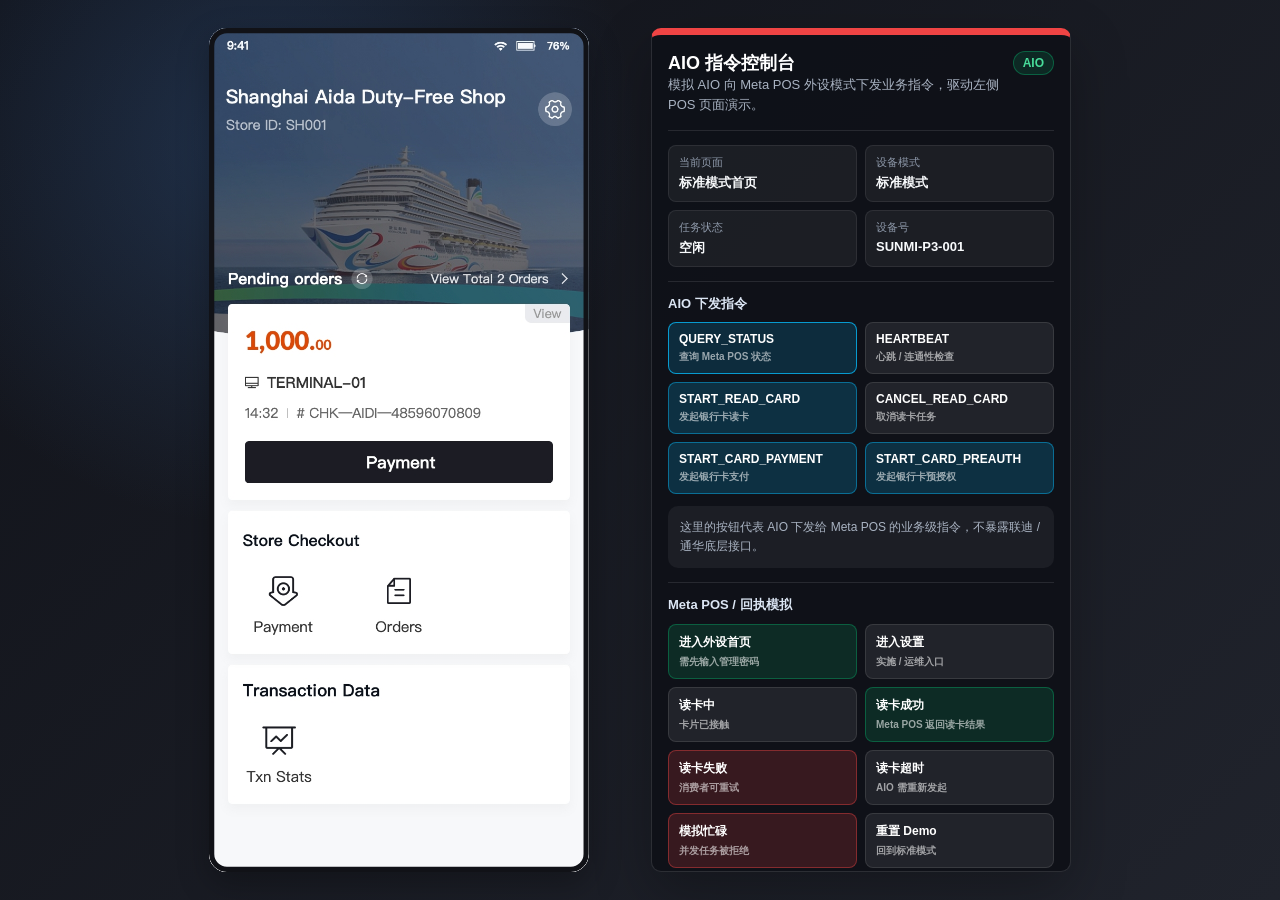
<file: meta-pos-aio-peripheral-demo/index.html>
<!doctype html>
<html lang="zh-CN">
<head>
  <meta charset="utf-8">
  <meta name="viewport" content="width=device-width, initial-scale=1, maximum-scale=1, user-scalable=no">
  <title>Meta POS 外设模式 AIO 高保真 Demo</title>
  <link rel="icon" href="data:,">
  <style>
    :root {
      --device-w: 720px;
      --device-h: 1600px;
      --scale: 0.58;
      --bg: #101116;
      --panel: #ffffff;
      --panel-soft: #f6f7f9;
      --line: #e7e8eb;
      --text: #1f2329;
      --muted: #71767f;
      --dark: #191a22;
      --brand: #08aeea;
      --accent: #06ae57;
      --danger: #ff3b3b;
      --warning: #f6a609;
      --radius: 14px;
      --shadow: 0 22px 60px rgba(0, 0, 0, .28);
      font-family: -apple-system, BlinkMacSystemFont, "PingFang SC", "Microsoft YaHei", Arial, sans-serif;
    }

    * {
      box-sizing: border-box;
      -webkit-tap-highlight-color: transparent;
    }

    html,
    body {
      margin: 0;
      min-height: 100%;
      color: var(--text);
      background:
        radial-gradient(circle at 20% 16%, rgba(52, 92, 146, .38), transparent 30%),
        linear-gradient(135deg, #11131a 0%, #20232c 100%);
      letter-spacing: 0;
    }

    button,
    input {
      font: inherit;
    }

    button {
      border: 0;
      cursor: pointer;
    }

    .demo-shell {
      min-height: 100vh;
      display: grid;
      grid-template-columns: minmax(420px, calc(var(--device-w) * var(--scale))) 420px;
      gap: 22px;
      align-items: start;
      justify-content: center;
      padding: 28px;
    }

    .device-stage {
      width: calc(var(--device-w) * var(--scale));
      height: calc(var(--device-h) * var(--scale));
      position: sticky;
      top: 28px;
    }

    .device {
      width: var(--device-w);
      height: var(--device-h);
      position: relative;
      overflow: hidden;
      background: #fff;
      border-radius: 34px;
      box-shadow: var(--shadow);
      transform: scale(var(--scale));
      transform-origin: top left;
    }

    .device::before {
      content: "";
      position: absolute;
      inset: 0;
      border: 10px solid #111217;
      border-radius: 34px;
      pointer-events: none;
      z-index: 50;
    }

    .screen {
      display: none;
      width: 100%;
      height: 100%;
      position: absolute;
      inset: 0;
      overflow: hidden;
      background: #fff;
    }

    .screen.active {
      display: block;
    }

    .visually-hidden {
      position: absolute;
      width: 1px;
      height: 1px;
      padding: 0;
      margin: -1px;
      overflow: hidden;
      clip: rect(0 0 0 0);
      white-space: nowrap;
      border: 0;
    }

    .full-screen-image {
      width: 100%;
      height: 100%;
      display: block;
      object-fit: cover;
      background: #fff;
    }

    .hotspot {
      position: absolute;
      border: 0;
      background: transparent;
      color: transparent;
      padding: 0;
      z-index: 20;
    }

    .standard-gear {
      top: 112px;
      right: 18px;
      width: 124px;
      height: 124px;
      border-radius: 50%;
    }

    .statusbar {
      height: 48px;
      background: #000;
      color: #fff;
      display: flex;
      align-items: center;
      justify-content: flex-end;
      gap: 10px;
      padding: 0 22px;
      font-size: 20px;
      line-height: 1;
    }

    .statusbar.light {
      background: #fff;
      color: #17191f;
      border-bottom: 1px solid #f1f1f1;
    }

    .android-icons {
      display: inline-flex;
      align-items: center;
      gap: 7px;
    }

    .wifi {
      width: 18px;
      height: 14px;
      border-radius: 18px 18px 0 0;
      border-top: 8px solid currentColor;
      border-left: 8px solid transparent;
      border-right: 8px solid transparent;
      opacity: .92;
    }

    .battery {
      width: 22px;
      height: 12px;
      border: 2px solid currentColor;
      position: relative;
    }

    .battery::after {
      content: "";
      position: absolute;
      right: -5px;
      top: 3px;
      width: 3px;
      height: 6px;
      background: currentColor;
    }

    .top-nav {
      height: 96px;
      background: #fff;
      border-bottom: 1px solid #e7e8eb;
      display: grid;
      grid-template-columns: 96px minmax(0, 1fr) 96px;
      align-items: center;
      color: #24262b;
    }

    .nav-title {
      text-align: center;
      font-size: 36px;
      font-weight: 500;
      white-space: nowrap;
      overflow: hidden;
      text-overflow: ellipsis;
    }

    .back-button {
      width: 72px;
      height: 72px;
      margin-left: 12px;
      background: transparent;
      position: relative;
    }

    .back-button::before {
      content: "";
      position: absolute;
      left: 29px;
      top: 20px;
      width: 25px;
      height: 25px;
      border-left: 4px solid #202124;
      border-bottom: 4px solid #202124;
      transform: rotate(45deg);
      border-radius: 2px;
    }

    .settings-body {
      height: calc(100% - 144px);
      background: #f5f6f8;
      padding: 20px 24px;
    }

    .settings-list {
      background: #fff;
      border-radius: 8px;
      overflow: hidden;
    }

    .settings-row {
      height: 100px;
      width: 100%;
      display: grid;
      grid-template-columns: minmax(0, 1fr) 42px;
      align-items: center;
      padding: 0 24px;
      background: #fff;
      border-bottom: 1px solid #e1e3e6;
      text-align: left;
      color: #45474b;
      font-size: 30px;
      font-weight: 400;
    }

    .settings-row:last-child {
      border-bottom: 0;
    }

    .chevron {
      width: 22px;
      height: 22px;
      justify-self: end;
      border-top: 4px solid #a3a6aa;
      border-right: 4px solid #a3a6aa;
      transform: rotate(45deg);
    }

    .mode-body {
      height: calc(100% - 144px);
      background: #fff;
      display: flex;
      flex-direction: column;
      align-items: center;
      padding: 0 32px 32px;
    }

    .mode-content {
      width: 100%;
      flex: 1;
      display: flex;
      flex-direction: column;
      align-items: center;
      justify-content: center;
      padding-bottom: 40px;
    }

    .mode-illustration {
      width: 370px;
      height: 230px;
      position: relative;
      margin-bottom: 36px;
    }

    .mode-aio-screen {
      position: absolute;
      left: 18px;
      bottom: 28px;
      width: 274px;
      height: 220px;
      border: 9px solid #464646;
      border-radius: 8px;
      background: #fff;
    }

    .mode-aio-screen::before {
      content: "";
      position: absolute;
      inset: 16px;
      background:
        linear-gradient(#e9ebef 0 10px, transparent 10px 18px, #e9ebef 18px 28px, transparent 28px) 16px 8px / 62px 46px no-repeat,
        linear-gradient(#e9ebef 0 20px, transparent 20px) right 14px top 12px / 56px 20px no-repeat,
        linear-gradient(90deg, #e9ebef 0 60px, transparent 60px 74px, #e9ebef 74px 136px, transparent 136px 150px, #e9ebef 150px 212px) left 16px top 82px / 212px 88px no-repeat,
        linear-gradient(#e9ebef 0 8px, transparent 8px) center bottom 10px / 56px 8px no-repeat,
        #f8f8f9;
    }

    .mode-pos-device {
      position: absolute;
      right: 8px;
      bottom: 30px;
      width: 80px;
      height: 170px;
      border: 6px solid #484848;
      border-radius: 8px;
      background: #fff;
      box-shadow: 6px 0 0 #333;
    }

    .mode-pos-device::before {
      content: "";
      position: absolute;
      left: -6px;
      right: -6px;
      top: -6px;
      height: 44px;
      border-radius: 8px 8px 2px 2px;
      border: 6px solid #484848;
      border-bottom: 0;
      background: #7d7e80;
    }

    .mode-pos-device::after {
      content: "收钱吧";
      position: absolute;
      left: 0;
      right: 0;
      top: 85px;
      color: #1e293b;
      font-size: 11px;
      font-weight: 700;
      text-align: center;
    }

    .mode-contactless {
      position: absolute;
      right: 28px;
      top: 35px;
      width: 20px;
      height: 20px;
      border: 2px solid rgba(255,255,255,.78);
      border-left-color: transparent;
      border-bottom-color: transparent;
      border-radius: 50%;
      transform: rotate(45deg);
      z-index: 2;
    }

    .mode-copy {
      width: 610px;
      max-width: 100%;
      margin: 0;
      color: #686868;
      text-align: center;
      font-size: 29px;
      line-height: 1.45;
      font-weight: 400;
    }

    .mode-primary-button {
      width: 100%;
      height: 96px;
      border-radius: 48px;
      background: #1c1d24;
      color: #fff;
      font-size: 31px;
      font-weight: 600;
      flex: 0 0 auto;
    }

    .communication-body {
      height: calc(100% - 144px);
      background: #f5f6f8;
      padding: 24px;
      display: flex;
      flex-direction: column;
      gap: 24px;
    }

    .communication-card {
      background: #fff;
      border-radius: 8px;
      padding: 28px 24px 30px;
      border: 1px solid #eceef1;
    }

    .communication-label {
      display: block;
      margin-bottom: 18px;
      color: #555961;
      font-size: 28px;
      line-height: 1.35;
    }

    .communication-input {
      width: 100%;
      height: 88px;
      border: 2px solid #dfe2e7;
      border-radius: 8px;
      padding: 0 22px;
      color: #202124;
      background: #fff;
      font-size: 28px;
      line-height: 1.2;
      outline: none;
    }

    .communication-input[readonly] {
      color: #3f444b;
      background: #f7f8fa;
    }

    .communication-input:focus {
      border-color: #1c1d24;
    }

    .communication-actions {
      margin-top: auto;
      display: grid;
      gap: 16px;
    }

    .communication-edit-actions {
      display: grid;
      grid-template-columns: 1fr 1fr;
      gap: 16px;
    }

    .communication-edit-actions[hidden] {
      display: none;
    }

    .communication-feedback {
      min-height: 34px;
      margin: 0;
      color: #06ae57;
      text-align: center;
      font-size: 24px;
      line-height: 1.4;
    }

    .communication-feedback.error {
      color: #e54848;
    }

    .primary-button,
    .secondary-button,
    .danger-button {
      height: 78px;
      width: 100%;
      border-radius: 8px;
      color: #fff;
      background: #1c1d24;
      font-size: 30px;
      font-weight: 600;
    }

    .secondary-button {
      color: #202124;
      background: #f0f1f3;
    }

    .danger-button {
      background: #e54848;
    }

    .password-body {
      height: calc(100% - 144px);
      background: #fff;
      display: flex;
      flex-direction: column;
      padding: 80px 52px 42px;
    }

    .password-title {
      margin: 0;
      text-align: center;
      color: #17191f;
      font-size: 34px;
      line-height: 1.35;
      font-weight: 600;
    }

    .password-subtitle {
      margin: 16px 0 56px;
      text-align: center;
      color: #8a8d93;
      font-size: 24px;
      line-height: 1.35;
    }

    .pin-dots {
      height: 72px;
      display: flex;
      justify-content: center;
      align-items: center;
      gap: 22px;
      margin-bottom: 76px;
    }

    .pin-dot {
      width: 22px;
      height: 22px;
      border-radius: 50%;
      background: #d8dadd;
    }

    .pin-dot.filled {
      background: #1f2329;
    }

    .keypad {
      margin-top: auto;
      display: grid;
      grid-template-columns: repeat(3, 1fr);
      gap: 18px 22px;
    }

    .key {
      height: 92px;
      border-radius: 10px;
      background: #f4f5f7;
      color: #202124;
      font-size: 34px;
      font-weight: 500;
    }

    .key:active,
    .settings-row:active,
    .primary-button:active,
    .mode-primary-button:active,
    .secondary-button:active {
      filter: brightness(.94);
    }

    .peripheral-page {
      background: #fff;
    }

    .poster {
      width: 100%;
      height: 100%;
      object-fit: cover;
      display: block;
    }

    .hidden-entry-zone {
      left: 0;
      top: 0;
      width: 100%;
      height: 150px;
    }

    .tap-progress {
      position: absolute;
      top: 58px;
      left: 50%;
      transform: translateX(-50%);
      min-width: 210px;
      height: 50px;
      border-radius: 25px;
      background: rgba(0, 0, 0, .5);
      color: #fff;
      display: none;
      place-items: center;
      padding: 0 24px;
      font-size: 22px;
      z-index: 25;
    }

    .tap-progress.visible {
      display: grid;
    }

    .read-processing {
      height: calc(100% - 48px);
      background: #fff;
      color: #101722;
    }

    .read-processing-content {
      height: calc(100% - 96px);
      display: flex;
      flex-direction: column;
      align-items: center;
      justify-content: center;
      padding-bottom: 120px;
    }

    .read-loading {
      width: 116px;
      height: 116px;
      border-radius: 50%;
      border: 8px solid #eef1f4;
      border-top-color: var(--accent);
      margin-bottom: 36px;
      animation: spin 1s linear infinite;
    }

    .read-processing-title {
      font-size: 30px;
      line-height: 1.35;
      color: #17191f;
      font-weight: 600;
    }

    .read-result {
      height: calc(100% - 48px);
      background: #fff;
      color: #101722;
    }

    .read-processing .result-nav,
    .read-result .result-nav {
      height: 96px;
      display: grid;
      grid-template-columns: 120px minmax(0,1fr) 120px;
      align-items: center;
      border-bottom: 1px solid #f0f1f2;
    }

    .read-result .result-countdown {
      grid-column: 3;
      color: #111;
      font-size: 28px;
      text-align: center;
    }

    .read-result-content {
      height: calc(100% - 96px);
      display: flex;
      flex-direction: column;
      align-items: center;
      padding-top: 300px;
    }

    .circle-icon {
      width: 118px;
      height: 118px;
      border: 8px solid var(--accent);
      border-radius: 50%;
      position: relative;
      margin-bottom: 36px;
    }

    .circle-icon::before {
      content: "";
      position: absolute;
      left: 32px;
      top: 30px;
      width: 48px;
      height: 28px;
      border-left: 8px solid var(--accent);
      border-bottom: 8px solid var(--accent);
      transform: rotate(-45deg);
      border-radius: 3px;
    }

    .circle-icon.error {
      border-color: var(--danger);
    }

    .circle-icon.error::before,
    .circle-icon.error::after {
      content: "";
      position: absolute;
      left: 50%;
      top: 28px;
      width: 8px;
      height: 56px;
      border: 0;
      background: var(--danger);
      transform: translateX(-50%) rotate(45deg);
      border-radius: 4px;
    }

    .circle-icon.error::after {
      transform: translateX(-50%) rotate(-45deg);
    }

    .circle-icon.timeout {
      border-color: var(--warning);
    }

    .circle-icon.timeout::before {
      left: 51px;
      top: 23px;
      width: 8px;
      height: 42px;
      border: 0;
      background: var(--warning);
      transform: none;
      border-radius: 4px;
    }

    .circle-icon.timeout::after {
      content: "";
      position: absolute;
      left: 52px;
      top: 73px;
      width: 10px;
      height: 10px;
      border-radius: 50%;
      background: var(--warning);
    }

    .result-title {
      font-size: 28px;
      line-height: 1.35;
      color: #17191f;
      margin-bottom: 22px;
    }

    .result-detail {
      width: 520px;
      border-radius: 10px;
      background: #f6f7f9;
      padding: 22px 28px;
      color: #5e646f;
      font-size: 23px;
      line-height: 1.5;
      text-align: left;
    }

    .result-actions {
      width: 600px;
      margin-top: auto;
      margin-bottom: 70px;
      display: grid;
      gap: 18px;
    }

    .read-timer-override {
      position: absolute;
      top: 52px;
      right: 12px;
      width: 142px;
      height: 62px;
      z-index: 24;
      display: grid;
      place-items: center;
      background: #fff;
      color: #ff3b3b;
      font-size: 28px;
      line-height: 1;
      font-weight: 400;
    }

    .read-toast {
      position: absolute;
      inset: 0;
      z-index: 30;
      display: none;
      place-items: center;
      background: rgba(0, 0, 0, .18);
      padding: 0 72px;
    }

    .read-toast.visible {
      display: grid;
      animation: toastIn .16s ease-out;
    }

    .read-dialog {
      width: 500px;
      min-height: 250px;
      border-radius: 18px;
      background: #fff;
      color: #17191f;
      display: flex;
      flex-direction: column;
      align-items: center;
      justify-content: center;
      padding: 40px 34px;
      box-shadow: 0 22px 56px rgba(0, 0, 0, .18);
    }

    .toast-icon {
      width: 58px;
      height: 58px;
      border-radius: 50%;
      display: grid;
      place-items: center;
      background: #ff5a5a;
      color: #fff;
      font-size: 38px;
      line-height: 1;
      font-weight: 800;
      margin-bottom: 22px;
    }

    .toast-title {
      font-size: 30px;
      line-height: 1.25;
      font-weight: 600;
      text-align: center;
    }

    .toast-copy {
      font-size: 19px;
      line-height: 1.35;
      color: rgba(255, 255, 255, .78);
    }

    @keyframes toastIn {
      from {
        transform: scale(.96);
        opacity: 0;
      }
      to {
        transform: scale(1);
        opacity: 1;
      }
    }

    @keyframes spin {
      to {
        transform: rotate(360deg);
      }
    }

    .acq-screen {
      background: #e7f8ff;
      color: #163246;
    }

    .acq-top {
      height: 116px;
      background: #08aeea;
      color: rgba(255,255,255,.92);
      display: grid;
      grid-template-columns: 92px minmax(0, 1fr) 160px;
      align-items: center;
      box-shadow: 0 2px 10px rgba(0, 0, 0, .12);
    }

    .acq-top .back-button::before {
      border-color: rgba(255,255,255,.86);
    }

    .acq-title {
      text-align: center;
      font-size: 34px;
      font-weight: 500;
      letter-spacing: 2px;
    }

    .acq-timer {
      justify-self: center;
      display: flex;
      align-items: center;
      gap: 14px;
      font-size: 32px;
      font-weight: 500;
    }

    .hourglass {
      width: 30px;
      height: 42px;
      position: relative;
      border-top: 5px solid currentColor;
      border-bottom: 5px solid currentColor;
    }

    .hourglass::before,
    .hourglass::after {
      content: "";
      position: absolute;
      left: 3px;
      width: 24px;
      height: 24px;
      border-left: 4px solid currentColor;
      border-bottom: 4px solid currentColor;
    }

    .hourglass::before {
      top: 0;
      transform: rotate(-45deg);
    }

    .hourglass::after {
      bottom: 0;
      transform: rotate(135deg);
    }

    .acq-body {
      padding: 58px 55px 64px;
      height: calc(100% - 116px);
      display: flex;
      flex-direction: column;
    }

    .amount-card {
      height: 250px;
      background: rgba(255,255,255,.4);
      border-radius: 8px;
      box-shadow: 0 6px 14px rgba(0, 120, 170, .08);
      padding: 34px 24px;
      margin-bottom: 64px;
    }

    .amount-card .label {
      font-size: 38px;
      color: rgba(34, 64, 84, .48);
      margin-bottom: 36px;
    }

    .amount-card .value {
      color: #142c40;
      font-size: 86px;
      line-height: 1;
      font-weight: 400;
    }

    .acq-instruction {
      font-size: 42px;
      line-height: 1.26;
      color: rgba(22, 50, 70, .76);
      margin-bottom: 34px;
    }

    .card-input {
      height: 88px;
      width: 100%;
      border: 2px solid #1eb3e6;
      border-radius: 6px;
      background: rgba(255,255,255,.38);
      color: #139bd0;
      font-size: 40px;
      padding: 0 22px;
      margin-bottom: 82px;
      display: flex;
      align-items: center;
    }

    .contactless {
      width: 430px;
      height: 240px;
      margin: 0 auto 96px;
      color: #0aaee7;
      position: relative;
    }

    .contactless .ring {
      position: absolute;
      left: 40px;
      top: 36px;
      width: 240px;
      height: 160px;
      border: 8px solid currentColor;
      border-radius: 50%;
    }

    .contactless .wave {
      position: absolute;
      left: 96px;
      top: 77px;
      width: 90px;
      height: 90px;
      border-right: 11px solid currentColor;
      border-radius: 50%;
    }

    .contactless .wave:nth-child(2) {
      left: 64px;
      width: 140px;
      height: 126px;
      top: 58px;
    }

    .contactless .wave:nth-child(3) {
      left: 34px;
      width: 190px;
      height: 156px;
      top: 44px;
    }

    .contactless .card-shape {
      position: absolute;
      right: 36px;
      top: 62px;
      width: 160px;
      height: 92px;
      border: 8px solid currentColor;
      border-radius: 12px;
      transform: rotate(39deg);
      background: #e7f8ff;
    }

    .contactless .hand {
      position: absolute;
      right: 28px;
      bottom: 8px;
      width: 170px;
      height: 82px;
      border: 8px solid currentColor;
      border-top: 0;
      border-radius: 0 0 60px 60px;
      transform: rotate(39deg);
    }

    .acq-button {
      height: 92px;
      width: 100%;
      margin-top: auto;
      background: #08aeea;
      color: rgba(255,255,255,.9);
      font-size: 40px;
      font-weight: 500;
      border-radius: 4px;
      box-shadow: 0 5px 12px rgba(0, 126, 190, .18);
    }

    .processing-copy {
      margin-top: 310px;
      text-align: left;
      color: rgba(22, 50, 70, .78);
      font-size: 44px;
      line-height: 1.3;
    }

    .processing-card {
      margin-top: 34px;
      height: 90px;
      border: 2px solid #1eb3e6;
      border-radius: 6px;
      background: rgba(255,255,255,.35);
      color: #139bd0;
      font-size: 38px;
      display: flex;
      align-items: center;
      padding-left: 24px;
    }

    .receiving-body {
      height: calc(100% - 116px);
      display: flex;
      flex-direction: column;
      align-items: center;
      padding-top: 390px;
    }

    .receiving-mark {
      width: 230px;
      height: 230px;
      border-radius: 50%;
      position: relative;
      border: 5px solid rgba(0, 170, 226, .48);
      margin-bottom: 44px;
    }

    .receiving-mark::before {
      content: "";
      position: absolute;
      left: 50px;
      top: 58px;
      width: 118px;
      height: 86px;
      border-radius: 52px 52px 48px 48px;
      border: 28px solid #08aeea;
      border-right-width: 36px;
      box-sizing: border-box;
    }

    .receiving-mark::after {
      content: "";
      position: absolute;
      right: 44px;
      top: 42px;
      width: 42px;
      height: 142px;
      border-radius: 22px;
      background: #08aeea;
    }

    .receiving-time {
      font-size: 54px;
      color: #112236;
      font-weight: 700;
      margin-bottom: 36px;
    }

    .receiving-text {
      font-size: 40px;
      color: rgba(22, 50, 70, .68);
    }

    .acq-result-body {
      height: calc(100% - 116px);
      display: flex;
      flex-direction: column;
      align-items: center;
      padding: 300px 56px 64px;
    }

    .acq-check {
      width: 220px;
      height: 220px;
      border: 8px solid #08aeea;
      border-radius: 50%;
      position: relative;
      margin-bottom: 74px;
    }

    .acq-check::before {
      content: "";
      position: absolute;
      left: 58px;
      top: 56px;
      width: 88px;
      height: 48px;
      border-left: 13px solid #08aeea;
      border-bottom: 13px solid #08aeea;
      transform: rotate(-45deg);
      border-radius: 4px;
    }

    .acq-result-title {
      font-size: 42px;
      color: rgba(22, 50, 70, .78);
      margin-bottom: auto;
    }

    .aio-console {
      background: rgba(15, 17, 24, .96);
      border: 1px solid rgba(255, 255, 255, .12);
      border-top: 7px solid #ef4444;
      border-radius: 10px;
      box-shadow: 0 20px 56px rgba(0, 0, 0, .28);
      color: #eef2f7;
      padding: 16px;
      position: sticky;
      top: 28px;
      max-height: calc(100vh - 56px);
      overflow: auto;
      scrollbar-width: none;
    }

    .aio-console::-webkit-scrollbar {
      display: none;
    }

    .console-header {
      display: flex;
      align-items: flex-start;
      justify-content: space-between;
      gap: 12px;
      margin-bottom: 14px;
    }

    .console-title {
      margin: 0;
      font-size: 18px;
      line-height: 1.35;
      color: #fff;
      font-weight: 800;
    }

    .console-subtitle {
      margin: 0;
      font-size: 13px;
      line-height: 1.55;
      color: #a9b3c2;
    }

    .console-badge {
      flex: 0 0 auto;
      border-radius: 999px;
      background: rgba(8, 166, 103, .16);
      border: 1px solid rgba(8, 166, 103, .45);
      color: #48dc9a;
      padding: 5px 9px;
      font-size: 12px;
      line-height: 1;
      font-weight: 800;
    }

    .console-section {
      padding-top: 14px;
      margin-top: 14px;
      border-top: 1px solid rgba(255, 255, 255, .1);
    }

    .console-section:first-of-type {
      border-top: 0;
      margin-top: 0;
      padding-top: 0;
    }

    .section-title {
      margin: 0 0 10px;
      color: #dce6f4;
      font-size: 13px;
      line-height: 1.3;
      font-weight: 800;
    }

    .console-state-grid {
      display: grid;
      grid-template-columns: 1fr 1fr;
      gap: 8px;
    }

    .state-line {
      min-height: 54px;
      border-radius: 8px;
      background: rgba(255, 255, 255, .055);
      border: 1px solid rgba(255, 255, 255, .08);
      padding: 9px 10px;
      font-size: 13px;
    }

    .state-line span:first-child {
      display: block;
      margin-bottom: 4px;
      color: #8e99aa;
      font-size: 11px;
    }

    .state-line strong {
      color: #f8fafc;
      font-weight: 800;
    }

    .command-grid,
    .tool-grid {
      display: grid;
      grid-template-columns: 1fr 1fr;
      gap: 8px;
    }

    .command-button,
    .tool-button {
      min-height: 44px;
      border-radius: 8px;
      background: rgba(255, 255, 255, .08);
      border: 1px solid rgba(255, 255, 255, .1);
      color: #fff;
      padding: 9px 10px;
      font-size: 12px;
      font-weight: 800;
      text-align: left;
    }

    .command-button small,
    .tool-button small {
      display: block;
      margin-top: 4px;
      color: rgba(255, 255, 255, .58);
      font-size: 10px;
      font-weight: 600;
    }

    .command-button:hover,
    .tool-button:hover,
    .command-button.active {
      border-color: rgba(8, 174, 234, .85);
      background: rgba(8, 174, 234, .18);
    }

    .command-button.primary {
      background: rgba(8, 174, 234, .2);
      border-color: rgba(8, 174, 234, .5);
    }

    .tool-button.green {
      background: rgba(8, 166, 103, .18);
      border-color: rgba(8, 166, 103, .42);
    }

    .tool-button.red {
      background: rgba(239, 68, 68, .18);
      border-color: rgba(239, 68, 68, .42);
    }

    .command-button:disabled,
    .tool-button:disabled {
      cursor: not-allowed;
      opacity: .45;
    }

    .note {
      margin-top: 12px;
      border-radius: 10px;
      background: rgba(255, 255, 255, .055);
      padding: 12px;
      color: #a9b3c2;
      font-size: 12px;
      line-height: 1.55;
    }

    @media (max-width: 980px) {
      .demo-shell {
        grid-template-columns: 1fr;
        justify-items: center;
      }

      .aio-console {
        width: min(720px, 100%);
        position: static;
      }
    }
  </style>
</head>
<body>
  <main class="demo-shell">
    <section class="device-stage" aria-label="Meta POS 设备画布">
      <div class="device" id="device">
        <section class="screen active" data-screen="standard" aria-label="标准模式首页">
          <img class="full-screen-image" src="assets/metapos标准模式首页.jpg" alt="Meta POS 标准模式首页">
          <button class="hotspot standard-gear" data-action="open-settings" aria-label="打开设置"></button>
        </section>

        <section class="screen" data-screen="settings" aria-label="设置页">
          <div class="statusbar"><span class="android-icons"><span class="wifi"></span><span class="battery"></span></span><span>12:30</span></div>
          <div class="top-nav">
            <button class="back-button" data-action="settings-back" aria-label="返回"></button>
            <div class="nav-title">设置</div>
            <div></div>
          </div>
          <div class="settings-body">
            <div class="settings-list">
              <button class="settings-row"><span>签到</span><span class="chevron"></span></button>
              <button class="settings-row"><span>银行卡设置</span><span class="chevron"></span></button>
              <button class="settings-row"><span>语言</span><span class="chevron"></span></button>
              <button class="settings-row"><span>应用商店</span><span class="chevron"></span></button>
              <button class="settings-row" data-action="mode-detail"><span>外设模式</span><span class="chevron"></span></button>
              <button class="settings-row" data-action="communication-settings"><span>通讯设置</span><span class="chevron"></span></button>
              <button class="settings-row"><span>设备信息</span><span class="chevron"></span></button>
            </div>
          </div>
        </section>

        <section class="screen" data-screen="mode-detail" aria-label="外设模式详情">
          <div class="statusbar"><span class="android-icons"><span class="wifi"></span><span class="battery"></span></span><span>12:30</span></div>
          <div class="top-nav">
            <button class="back-button" data-action="open-settings" aria-label="返回设置"></button>
            <div class="nav-title">外设模式</div>
            <div></div>
          </div>
          <div class="mode-body">
            <div class="mode-content">
              <h2 class="visually-hidden" data-mode-title>外设模式</h2>
              <div class="mode-illustration" aria-hidden="true">
                <div class="mode-aio-screen"></div>
                <div class="mode-pos-device"><div class="mode-contactless"></div></div>
              </div>
              <p class="mode-copy" data-mode-copy>设备互联，定向推送</p>
            </div>
            <button class="mode-primary-button" data-action="password-peripheral" data-mode-primary>开启外设模式</button>
          </div>
        </section>

        <section class="screen" data-screen="communication-settings" aria-label="通讯设置">
          <div class="statusbar"><span class="android-icons"><span class="wifi"></span><span class="battery"></span></span><span>12:30</span></div>
          <div class="top-nav">
            <button class="back-button" data-action="open-settings" aria-label="返回设置"></button>
            <div class="nav-title">通讯设置</div>
            <div></div>
          </div>
          <div class="communication-body">
            <div class="communication-card">
              <label class="communication-label" for="communication-address">当前通讯地址</label>
              <input class="communication-input" id="communication-address" data-communication-input type="url" autocomplete="off" spellcheck="false" readonly>
            </div>
            <div class="communication-actions">
              <p class="communication-feedback" data-communication-feedback></p>
              <button class="primary-button" data-action="edit-communication" data-communication-edit-button>修改</button>
              <div class="communication-edit-actions" data-communication-edit-actions hidden>
                <button class="secondary-button" data-action="cancel-communication">取消</button>
                <button class="primary-button" data-action="save-communication">保存</button>
              </div>
            </div>
          </div>
        </section>

        <section class="screen" data-screen="password" aria-label="管理密码">
          <div class="statusbar"><span class="android-icons"><span class="wifi"></span><span class="battery"></span></span><span>12:30</span></div>
          <div class="top-nav">
            <button class="back-button" data-action="password-back" aria-label="返回"></button>
            <div class="nav-title">管理密码</div>
            <div></div>
          </div>
          <div class="password-body">
            <h2 class="password-title">请输入 6 位管理密码</h2>
            <p class="password-subtitle" data-password-hint hidden></p>
            <div class="pin-dots" data-pin-dots></div>
            <div class="keypad" aria-label="数字键盘">
              <button class="key" data-key="1">1</button>
              <button class="key" data-key="2">2</button>
              <button class="key" data-key="3">3</button>
              <button class="key" data-key="4">4</button>
              <button class="key" data-key="5">5</button>
              <button class="key" data-key="6">6</button>
              <button class="key" data-key="7">7</button>
              <button class="key" data-key="8">8</button>
              <button class="key" data-key="9">9</button>
              <button class="key" data-action="clear-pin">清除</button>
              <button class="key" data-key="0">0</button>
              <button class="key" data-action="delete-pin">删除</button>
            </div>
          </div>
        </section>

        <section class="screen peripheral-page" data-screen="peripheral-home" aria-label="外设首页">
          <img class="poster" src="assets/metapos外设模式首页素材图.png" alt="Meta POS 外设模式首页宣传图">
          <button class="hotspot hidden-entry-zone" data-action="hidden-tap" aria-label="隐藏运维入口"></button>
          <div class="tap-progress" data-tap-progress>隐藏入口 0 / 20</div>
        </section>

        <section class="screen" data-screen="read-card" aria-label="Meta POS 读卡页">
          <img class="full-screen-image" src="assets/metapos读卡引导页.png" alt="Meta POS 读卡引导页">
          <button class="hotspot" style="left: 0; top: 48px; width: 120px; height: 96px;" data-action="cancel-read" aria-label="取消读卡"></button>
          <div class="read-timer-override">120 s</div>
          <div class="read-toast" data-read-toast>
            <div class="read-dialog" role="alert" aria-live="assertive">
              <div class="toast-icon">!</div>
              <div class="toast-title" data-read-toast-copy>读卡失败，请重试</div>
            </div>
          </div>
        </section>

        <section class="screen" data-screen="read-processing" aria-label="读卡处理中">
          <div class="statusbar"><span class="android-icons"><span class="wifi"></span><span class="battery"></span></span><span>12:30</span></div>
          <div class="read-processing">
            <div class="result-nav"><div></div><div></div><div></div></div>
            <div class="read-processing-content">
              <div class="read-loading" aria-hidden="true"></div>
              <div class="read-processing-title">处理中，请勿移开卡片</div>
            </div>
          </div>
        </section>

        <section class="screen" data-screen="read-success" aria-label="读卡成功">
          <div class="statusbar"><span class="android-icons"><span class="wifi"></span><span class="battery"></span></span><span>12:30</span></div>
          <div class="read-result">
            <div class="result-nav"><div></div><div></div><div class="result-countdown" data-read-success-countdown>3 s</div></div>
            <div class="read-result-content">
              <div class="circle-icon"></div>
              <div class="result-title">操作成功</div>
              <div class="result-detail">请取回您的银行卡</div>
            </div>
          </div>
        </section>

        <section class="screen" data-screen="read-cancelled" aria-label="读卡已取消">
          <div class="statusbar"><span class="android-icons"><span class="wifi"></span><span class="battery"></span></span><span>12:30</span></div>
          <div class="read-result">
            <div class="result-nav"><div></div><div></div><div></div></div>
            <div class="read-result-content">
              <div class="circle-icon timeout"></div>
              <div class="result-title">操作已取消</div>
              <div class="result-detail">请返回大屏幕上继续操作。</div>
            </div>
          </div>
        </section>

        <section class="screen" data-screen="read-timeout" aria-label="读卡超时">
          <div class="statusbar"><span class="android-icons"><span class="wifi"></span><span class="battery"></span></span><span>12:30</span></div>
          <div class="read-result">
            <div class="result-nav"><div></div><div></div><div class="result-countdown" data-read-timeout-countdown>3 s</div></div>
            <div class="read-result-content">
              <div class="circle-icon timeout"></div>
              <div class="result-title">操作超时</div>
              <div class="result-detail">请在大屏上重新发起操作。</div>
            </div>
          </div>
        </section>

        <section class="screen acq-screen" data-screen="acq-swipe" aria-label="通华刷卡引导">
          <div class="acq-top">
            <button class="back-button" data-action="acq-back" aria-label="返回"></button>
            <div class="acq-title" data-acq-title>消费</div>
            <div class="acq-timer"><span class="hourglass"></span><span data-acq-timer>119</span></div>
          </div>
          <div class="acq-body">
            <div class="amount-card">
              <div class="label">金额(HKD)</div>
              <div class="value">0.35</div>
            </div>
            <div class="acq-instruction" data-acq-instruction>请刷卡或插入IC卡或挥卡或输入卡号</div>
            <div class="card-input">卡号</div>
            <div class="contactless" aria-hidden="true">
              <div class="wave"></div>
              <div class="wave"></div>
              <div class="wave"></div>
              <div class="ring"></div>
              <div class="card-shape"></div>
              <div class="hand"></div>
            </div>
            <button class="acq-button" data-action="start-acq-processing">确定</button>
          </div>
        </section>

        <section class="screen acq-screen" data-screen="acq-processing" aria-label="通华处理中">
          <div class="acq-top">
            <div></div>
            <div class="acq-title" data-acq-title-processing>消费</div>
            <div class="acq-timer"><span class="hourglass"></span><span>118</span></div>
          </div>
          <div class="acq-body">
            <div class="amount-card">
              <div class="label">金额(HKD)</div>
              <div class="value">0.35</div>
            </div>
            <div class="processing-copy" data-processing-copy>处理中，请勿移卡</div>
            <div class="processing-card">卡号</div>
            <div class="contactless" aria-hidden="true">
              <div class="wave"></div>
              <div class="wave"></div>
              <div class="wave"></div>
              <div class="ring"></div>
              <div class="card-shape"></div>
              <div class="hand"></div>
            </div>
          </div>
        </section>

        <section class="screen acq-screen" data-screen="acq-receiving" aria-label="通华数据接收中">
          <div class="acq-top">
            <div></div>
            <div class="acq-title" data-acq-title-receiving>消费</div>
            <div></div>
          </div>
          <div class="receiving-body">
            <div class="receiving-mark"></div>
            <div class="receiving-time">65S</div>
            <div class="receiving-text">数据接收中...</div>
          </div>
        </section>

        <section class="screen acq-screen" data-screen="acq-result" aria-label="通华结果页">
          <div class="acq-top">
            <div></div>
            <div class="acq-title" data-acq-title-result>消费</div>
            <div class="acq-timer"><span class="hourglass"></span><span>30</span></div>
          </div>
          <div class="acq-result-body">
            <div class="acq-check"></div>
            <div class="acq-result-title" data-acq-result-title>消费成功</div>
            <button class="acq-button" data-action="finish-acq">确定</button>
          </div>
        </section>
      </div>
    </section>

    <aside class="aio-console" aria-label="AIO 指令控制台">
      <div class="console-header">
        <div>
          <h1 class="console-title">AIO 指令控制台</h1>
          <p class="console-subtitle">模拟 AIO 向 Meta POS 外设模式下发业务指令，驱动左侧 POS 页面演示。</p>
        </div>
        <div class="console-badge">AIO</div>
      </div>

      <div class="console-section">
        <div class="console-state-grid">
          <div class="state-line"><span>当前页面</span><strong data-current-screen>标准模式首页</strong></div>
          <div class="state-line"><span>设备模式</span><strong data-current-mode>标准模式</strong></div>
          <div class="state-line"><span>任务状态</span><strong data-current-task>空闲</strong></div>
          <div class="state-line"><span>设备号</span><strong>SUNMI-P3-001</strong></div>
        </div>
      </div>

      <div class="console-section">
        <h2 class="section-title">AIO 下发指令</h2>
        <div class="command-grid">
          <button class="command-button" data-command="QUERY_STATUS">QUERY_STATUS<small>查询 Meta POS 状态</small></button>
          <button class="command-button" data-command="HEARTBEAT">HEARTBEAT<small>心跳 / 连通性检查</small></button>
          <button class="command-button primary" data-command="START_READ_CARD">START_READ_CARD<small>发起银行卡读卡</small></button>
          <button class="command-button" data-command="CANCEL_READ_CARD">CANCEL_READ_CARD<small>取消读卡任务</small></button>
          <button class="command-button primary" data-command="START_CARD_PAYMENT">START_CARD_PAYMENT<small>发起银行卡支付</small></button>
          <button class="command-button primary" data-command="START_CARD_PREAUTH">START_CARD_PREAUTH<small>发起银行卡预授权</small></button>
        </div>
        <div class="note">这里的按钮代表 AIO 下发给 Meta POS 的业务级指令，不暴露联迪 / 通华底层接口。</div>
      </div>

      <div class="console-section">
        <h2 class="section-title">Meta POS / 回执模拟</h2>
        <div class="tool-grid">
          <button class="tool-button green" data-action="go-peripheral">进入外设首页<small>需先输入管理密码</small></button>
          <button class="tool-button" data-action="open-settings">进入设置<small>实施 / 运维入口</small></button>
          <button class="tool-button" data-action="read-processing">读卡中<small>卡片已接触</small></button>
          <button class="tool-button green" data-action="read-success">读卡成功<small>Meta POS 返回读卡结果</small></button>
          <button class="tool-button red" data-action="read-error">读卡失败<small>消费者可重试</small></button>
          <button class="tool-button" data-action="read-timeout">读卡超时<small>AIO 需重新发起</small></button>
          <button class="tool-button red" data-action="task-busy">模拟忙碌<small>并发任务被拒绝</small></button>
          <button class="tool-button" data-action="reset-demo">重置 Demo<small>回到标准模式</small></button>
        </div>
      </div>
    </aside>
  </main>

  <script>
    const state = {
      screen: "standard",
      mode: "standard",
      task: "idle",
      passwordIntent: null,
      passwordReturn: "settings",
      pin: "",
      hiddenTaps: 0,
      readAttempts: 0,
      currentAcqType: "payment",
      communicationAddress: "https://cruise-gateway.sqb.com",
      communicationEditing: false,
      selectedCommand: "QUERY_STATUS",
      requestSeq: 1,
      currentPayload: null,
      logs: [],
      lastResponse: {
        accepted: true,
        code: "READY",
        message: "等待 AIO 指令"
      },
      timers: [],
      completed: {
        mode: false,
        read: false,
        pay: false,
        preauth: false,
        ops: false
      }
    };

    const screenNames = {
      standard: "标准模式首页",
      settings: "设置页",
      "mode-detail": "外设模式详情",
      "communication-settings": "通讯设置",
      password: "管理密码",
      "peripheral-home": "外设首页",
      "read-card": "读卡页",
      "read-processing": "读卡处理中",
      "read-success": "读卡成功",
      "read-cancelled": "读卡已取消",
      "read-timeout": "读卡超时",
      "acq-swipe": "通华刷卡引导",
      "acq-processing": "通华处理中",
      "acq-receiving": "通华数据接收中",
      "acq-result": "通华结果页"
    };

    const taskNames = {
      idle: "空闲",
      reading: "读卡中",
      paying: "银行卡支付中",
      preauth: "银行卡预授权中",
      busy: "设备忙碌",
      success: "任务成功",
      failed: "任务失败",
      timeout: "任务超时",
      cancelled: "任务取消"
    };

    const commandDefinitions = {
      QUERY_STATUS: {
        body: () => ({}),
        run: () => ({
          accepted: true,
          code: "SUCCESS",
          message: "状态查询成功",
          data: currentStatus()
        })
      },
      HEARTBEAT: {
        body: () => ({ timeoutMs: 3000 }),
        run: () => ({
          accepted: true,
          code: "PONG",
          message: "Meta POS 在线",
          data: currentStatus()
        })
      },
      START_READ_CARD: {
        body: () => ({
          scene: "AIO_BIND_CARD",
          timeoutSeconds: 120,
          supportReadTypes: ["MAG", "ICC", "RF"],
          returnFields: ["cardNo", "expiryDate"]
        }),
        run: () => guardedTask("START_READ_CARD", () => {
          startRead();
          return {
            accepted: true,
            code: "TASK_ACCEPTED",
            message: "读卡任务已下发到 Meta POS",
            data: { peripheralTaskId: latestTaskId("READ") }
          };
        })
      },
      CANCEL_READ_CARD: {
        body: () => ({
          peripheralTaskId: latestTaskId("READ"),
          reason: "AIO_USER_CANCEL"
        }),
        run: () => {
          if (state.task !== "reading") {
            return reject("TASK_NOT_CANCELLABLE", "当前没有可取消的读卡任务");
          }
          cancelRead();
          return {
            accepted: true,
            code: "TASK_CANCELLED",
            message: "读卡任务已取消",
            data: currentStatus()
          };
        }
      },
      START_CARD_PAYMENT: {
        body: () => ({
          scene: "AIO_CARD_PAYMENT",
          orderNo: "AIO-PAY-202605270001",
          amount: "0.35",
          currency: "HKD",
          subject: "AIO 自助银行卡支付"
        }),
        run: () => guardedTask("START_CARD_PAYMENT", () => {
          startAcq("payment");
          return {
            accepted: true,
            code: "TASK_ACCEPTED",
            message: "银行卡支付任务已下发到 Meta POS",
            data: { peripheralTaskId: latestTaskId("PAY") }
          };
        })
      },
      START_CARD_PREAUTH: {
        body: () => ({
          scene: "AIO_CARD_PREAUTH",
          preAuthNo: "AIO-AUTH-202605270001",
          amount: "0.35",
          currency: "HKD",
          subject: "AIO 自助银行卡预授权"
        }),
        run: () => guardedTask("START_CARD_PREAUTH", () => {
          startAcq("preauth");
          return {
            accepted: true,
            code: "TASK_ACCEPTED",
            message: "银行卡预授权任务已下发到 Meta POS",
            data: { peripheralTaskId: latestTaskId("AUTH") }
          };
        })
      }
    };

    function fitDevice() {
      const shellGap = window.innerWidth <= 980 ? 56 : 504;
      const maxW = Math.max(360, window.innerWidth - shellGap);
      const maxH = window.innerHeight - 56;
      const scale = Math.max(0.34, Math.min(0.72, maxW / 720, maxH / 1600));
      document.documentElement.style.setProperty("--scale", scale.toFixed(4));
    }

    function clearTimers() {
      state.timers.forEach((timer) => clearTimeout(timer));
      state.timers = [];
    }

    function delay(fn, ms) {
      const timer = setTimeout(fn, ms);
      state.timers.push(timer);
    }

    function show(screen) {
      state.screen = screen;
      document.querySelectorAll(".screen").forEach((el) => {
        el.classList.toggle("active", el.dataset.screen === screen);
      });
      updateChrome();
    }

    function updateChrome() {
      document.querySelector("[data-current-screen]").textContent = screenNames[state.screen] || state.screen;
      document.querySelector("[data-current-mode]").textContent = state.mode === "peripheral" ? "外设模式" : "标准模式";
      document.querySelector("[data-current-task]").textContent = taskNames[state.task] || state.task;

      updateModeDetail();
      updateCommunicationSettings();

      document.querySelectorAll("[data-task-button]").forEach((button) => {
        button.disabled = state.task !== "idle" && state.screen !== "peripheral-home";
      });

      document.querySelectorAll("[data-step]").forEach((step) => {
        step.classList.toggle("done", Boolean(state.completed[step.dataset.step]));
      });

      const tapProgress = document.querySelector("[data-tap-progress]");
      tapProgress.textContent = `隐藏入口 ${state.hiddenTaps} / 20`;
      tapProgress.classList.toggle("visible", state.hiddenTaps > 0 && state.hiddenTaps < 20 && state.screen === "peripheral-home");
      renderConsole();
    }

    function updateModeDetail() {
      const title = document.querySelector("[data-mode-title]");
      const copy = document.querySelector("[data-mode-copy]");
      const button = document.querySelector("[data-mode-primary]");
      const isPeripheral = state.mode === "peripheral";

      title.textContent = "外设模式";
      copy.textContent = "设备互联，定向推送";
      button.textContent = isPeripheral ? "退出外设模式" : "开启外设模式";
      button.dataset.action = isPeripheral ? "switch-standard" : "password-peripheral";
    }

    function updateCommunicationSettings() {
      const input = document.querySelector("[data-communication-input]");
      const editButton = document.querySelector("[data-communication-edit-button]");
      const editActions = document.querySelector("[data-communication-edit-actions]");
      if (input && document.activeElement !== input) {
        input.value = state.communicationAddress;
      }
      if (input) {
        input.readOnly = !state.communicationEditing;
      }
      if (editButton) {
        editButton.hidden = state.communicationEditing;
      }
      if (editActions) {
        editActions.hidden = !state.communicationEditing;
      }
    }

    function setCommunicationFeedback(message, type = "success") {
      const feedback = document.querySelector("[data-communication-feedback]");
      if (!feedback) return;
      feedback.textContent = message;
      feedback.classList.toggle("error", type === "error");
    }

    function editCommunicationAddress() {
      state.communicationEditing = true;
      setCommunicationFeedback("");
      updateChrome();
      const input = document.querySelector("[data-communication-input]");
      input.focus();
      input.setSelectionRange(input.value.length, input.value.length);
    }

    function cancelCommunicationEdit() {
      state.communicationEditing = false;
      setCommunicationFeedback("");
      updateChrome();
    }

    function saveCommunicationAddress() {
      const input = document.querySelector("[data-communication-input]");
      const nextAddress = input.value.trim();
      if (!nextAddress) {
        setCommunicationFeedback("通讯地址不能为空", "error");
        input.focus();
        return;
      }
      state.communicationAddress = nextAddress;
      state.communicationEditing = false;
      setCommunicationFeedback("已保存");
      pushLog("success", "LOCAL -> Meta POS", `通讯地址已更新：${nextAddress}`);
      updateChrome();
    }

    function latestTaskId(prefix) {
      return `${prefix}-${new Date().toISOString().slice(0, 10).replaceAll("-", "")}-0001`;
    }

    function currentStatus() {
      return {
        deviceNo: "SUNMI-P3-001",
        mode: state.mode === "peripheral" ? "PERIPHERAL" : "STANDARD",
        screen: state.screen,
        taskStatus: state.task.toUpperCase(),
        taskLabel: taskNames[state.task] || state.task
      };
    }

    function buildPayload(command) {
      const definition = commandDefinitions[command] || commandDefinitions.QUERY_STATUS;
      return {
        requestId: `AIO-${String(state.requestSeq).padStart(4, "0")}`,
        command,
        deviceNo: "SUNMI-P3-001",
        sentAt: new Date().toISOString(),
        body: definition.body()
      };
    }

    function reject(code, message) {
      return {
        accepted: false,
        code,
        message,
        data: currentStatus()
      };
    }

    function guardedTask(command, accept) {
      if (state.mode !== "peripheral") {
        return reject("NOT_PERIPHERAL_MODE", "Meta POS 当前不是外设模式，AIO 指令被拒绝");
      }
      if (state.task !== "idle") {
        return reject("DEVICE_BUSY", `Meta POS 当前${taskNames[state.task] || state.task}，不接收新任务`);
      }
      return accept(command);
    }

    function renderConsole() {
      document.querySelectorAll("[data-command]").forEach((button) => {
        button.classList.toggle("active", button.dataset.command === state.selectedCommand);
      });
    }

    function pushLog(kind, title, message) {
      const time = new Date().toLocaleTimeString("zh-CN", { hour12: false });
      state.logs.unshift({ kind, title, message, time });
      state.logs = state.logs.slice(0, 12);
      renderConsole();
    }

    function sendAioCommand(command) {
      const definition = commandDefinitions[command];
      if (!definition) return;
      state.selectedCommand = command;
      const payload = buildPayload(command);
      state.currentPayload = payload;
      const response = definition.run(payload);
      state.lastResponse = {
        requestId: payload.requestId,
        ...response
      };
      state.requestSeq += 1;
      pushLog(response.accepted ? "success" : "reject", `AIO -> Meta POS: ${command}`, response.message);
      updateChrome();
    }

    function renderPin() {
      const dots = document.querySelector("[data-pin-dots]");
      dots.innerHTML = "";
      for (let i = 0; i < 6; i += 1) {
        const dot = document.createElement("span");
        dot.className = `pin-dot${i < state.pin.length ? " filled" : ""}`;
        dots.appendChild(dot);
      }
    }

    function enterPassword(intent, returnScreen, hint) {
      state.passwordIntent = intent;
      state.passwordReturn = returnScreen || "settings";
      state.pin = "";
      document.querySelector("[data-password-hint]").textContent = hint || "请输入管理密码";
      renderPin();
      show("password");
    }

    function completePassword() {
      const intent = state.passwordIntent;
      state.pin = "";
      renderPin();
      if (intent === "switch-peripheral") {
        state.mode = "peripheral";
        state.task = "idle";
        state.completed.mode = true;
        show("peripheral-home");
        state.lastResponse = {
          accepted: true,
          code: "LOCAL_MODE_READY",
          message: "已开启外设模式，可接收 AIO 指令",
          data: currentStatus()
        };
        pushLog("success", "LOCAL -> Meta POS", "管理密码验证通过，已开启外设模式");
        return;
      }
      if (intent === "hidden-settings") {
        state.completed.ops = true;
        state.hiddenTaps = 0;
        show("settings");
        return;
      }
      if (intent === "switch-standard") {
        state.mode = "standard";
        state.task = "idle";
        state.completed.ops = true;
        show("standard");
        return;
      }
      show(state.passwordReturn);
    }

    function startRead() {
      clearTimers();
      state.mode = "peripheral";
      state.task = "reading";
      state.readAttempts = 0;
      state.hiddenTaps = 0;
      hideReadFailureToast();
      show("read-card");
    }

    function startReadProcessing() {
      clearTimers();
      if (state.task !== "reading" || !["read-card", "read-processing"].includes(state.screen)) {
        state.lastResponse = reject("NO_ACTIVE_READ_TASK", "当前没有进行中的读卡任务，无法进入读卡中状态");
        pushLog("reject", "Meta POS -> AIO", "无进行中读卡任务");
        updateChrome();
        return;
      }
      hideReadFailureToast();
      show("read-processing");
    }

    function startResultCountdown(selector, onDone) {
      const counter = document.querySelector(selector);
      if (counter) {
        counter.textContent = "3 s";
        [2, 1].forEach((n, index) => {
          delay(() => {
            counter.textContent = `${n} s`;
          }, (index + 1) * 1000);
        });
      }
      delay(onDone, 3000);
    }

    function finishReadSuccess() {
      clearTimers();
      state.task = "success";
      state.completed.read = true;
      show("read-success");
      startResultCountdown("[data-read-success-countdown]", () => {
        state.task = "idle";
        show("peripheral-home");
      });
    }

    function finishReadTimeout() {
      clearTimers();
      state.task = "timeout";
      hideReadFailureToast();
      show("read-timeout");
      startResultCountdown("[data-read-timeout-countdown]", () => {
        if (state.task === "timeout") {
          state.task = "idle";
          show("peripheral-home");
        }
      });
    }

    function cancelRead() {
      clearTimers();
      state.task = "cancelled";
      hideReadFailureToast();
      show("read-cancelled");
      delay(() => {
        if (state.task === "cancelled") {
          state.task = "idle";
          show("peripheral-home");
        }
      }, 2300);
    }

    function hideReadFailureToast() {
      const toast = document.querySelector("[data-read-toast]");
      if (toast) toast.classList.remove("visible");
    }

    function showReadFailureToast() {
      clearTimers();
      if (state.task !== "reading" || !["read-card", "read-processing"].includes(state.screen)) {
        state.lastResponse = reject("NO_ACTIVE_READ_TASK", "当前没有进行中的读卡任务，无法模拟中间失败");
        pushLog("reject", "Meta POS -> AIO", "无进行中读卡任务");
        updateChrome();
        return;
      }
      state.readAttempts += 1;
      show("read-card");
      const copy = document.querySelector("[data-read-toast-copy]");
      copy.textContent = "读卡失败，请重试";
      document.querySelector("[data-read-toast]").classList.add("visible");
      state.lastResponse = {
        accepted: true,
        code: "READ_CARD_RETRYABLE_FAILED",
        message: "本次读卡失败，读卡任务仍在进行中",
        data: {
          peripheralTaskId: latestTaskId("READ"),
          attempt: state.readAttempts,
          taskStatus: "READING"
        }
      };
      pushLog("reject", "Meta POS -> AIO", `第 ${state.readAttempts} 次读卡失败，消费者可继续尝试`);
      delay(hideReadFailureToast, 2600);
      updateChrome();
    }

    function setAcqCopy(type) {
      const isPreauth = type === "preauth";
      const title = isPreauth ? "预授权" : "消费";
      document.querySelector("[data-acq-title]").textContent = title;
      document.querySelector("[data-acq-title-processing]").textContent = title;
      document.querySelector("[data-acq-title-receiving]").textContent = title;
      document.querySelector("[data-acq-title-result]").textContent = title;
      document.querySelector("[data-acq-result-title]").textContent = isPreauth ? "预授权成功" : "消费成功";
      document.querySelector("[data-acq-instruction]").textContent = isPreauth
        ? "请刷卡或插入IC卡或挥卡完成预授权"
        : "请刷卡或插入IC卡或挥卡或输入卡号";
      document.querySelector("[data-processing-copy]").textContent = isPreauth ? "预授权处理中，请勿移卡" : "处理中，请勿移卡";
    }

    function startAcq(type) {
      clearTimers();
      state.mode = "peripheral";
      state.currentAcqType = type;
      state.task = type === "preauth" ? "preauth" : "paying";
      state.hiddenTaps = 0;
      setAcqCopy(type);
      show("acq-swipe");
    }

    function startAcqProcessing() {
      show("acq-processing");
      delay(() => show("acq-receiving"), 1050);
      delay(() => show("acq-result"), 2150);
    }

    function finishAcq() {
      if (state.currentAcqType === "preauth") {
        state.completed.preauth = true;
      } else {
        state.completed.pay = true;
      }
      state.task = "idle";
      show("peripheral-home");
    }

    function goPeripheral() {
      clearTimers();
      state.mode = "peripheral";
      state.task = "idle";
      state.hiddenTaps = 0;
      show("peripheral-home");
    }

    function resetDemo() {
      clearTimers();
      state.screen = "standard";
      state.mode = "standard";
      state.task = "idle";
      state.passwordIntent = null;
      state.pin = "";
      state.hiddenTaps = 0;
      state.readAttempts = 0;
      state.currentAcqType = "payment";
      state.communicationAddress = "https://cruise-gateway.sqb.com";
      state.communicationEditing = false;
      state.currentPayload = null;
      state.completed = {
        mode: false,
        read: false,
        pay: false,
        preauth: false,
        ops: false
      };
      show("standard");
    }

    function handleAction(action) {
      if (!action) return;
      switch (action) {
        case "open-settings":
          clearTimers();
          state.task = "idle";
          if (state.mode === "peripheral" && state.screen !== "mode-detail") {
            enterPassword("hidden-settings", "peripheral-home", "进入设置需要管理密码");
          } else {
            show("settings");
          }
          break;
        case "settings-back":
          show(state.mode === "peripheral" ? "peripheral-home" : "standard");
          break;
        case "mode-detail":
          show("mode-detail");
          break;
        case "communication-settings":
          state.communicationEditing = false;
          setCommunicationFeedback("");
          show("communication-settings");
          break;
        case "edit-communication":
          editCommunicationAddress();
          break;
        case "cancel-communication":
          cancelCommunicationEdit();
          break;
        case "save-communication":
          saveCommunicationAddress();
          break;
        case "password-peripheral":
          enterPassword("switch-peripheral", "mode-detail", "开启外设模式需要管理密码");
          break;
        case "password-back":
          show(state.passwordReturn || "settings");
          break;
        case "clear-pin":
          state.pin = "";
          renderPin();
          break;
        case "delete-pin":
          state.pin = state.pin.slice(0, -1);
          renderPin();
          break;
        case "switch-standard":
          clearTimers();
          state.mode = "standard";
          state.task = "idle";
          state.completed.ops = true;
          show("standard");
          break;
        case "hidden-tap":
          state.hiddenTaps += 1;
          if (state.hiddenTaps >= 20) {
            enterPassword("hidden-settings", "peripheral-home", "进入设置需要管理密码");
          } else {
            updateChrome();
          }
          break;
        case "go-standard":
          clearTimers();
          state.mode = "standard";
          state.task = "idle";
          show("standard");
          break;
        case "go-peripheral":
          if (state.mode === "peripheral") {
            goPeripheral();
            state.lastResponse = {
              accepted: true,
              code: "LOCAL_MODE_READY",
              message: "当前已在外设模式，可接收 AIO 指令",
              data: currentStatus()
            };
            pushLog("success", "LOCAL -> Meta POS", "已回到外设首页");
          } else {
            enterPassword("switch-peripheral", "standard", "开启外设模式需要管理密码");
            state.lastResponse = {
              accepted: false,
              code: "MANAGER_PASSWORD_REQUIRED",
              message: "开启外设模式需要先输入管理密码",
              data: currentStatus()
            };
            pushLog("reject", "LOCAL -> Meta POS", "开启外设模式需要管理密码");
          }
          break;
        case "reset-demo":
          resetDemo();
          state.logs = [];
          state.lastResponse = {
            accepted: true,
            code: "READY",
            message: "Demo 已重置，等待 AIO 指令"
          };
          renderConsole();
          break;
        case "aio-read":
          sendAioCommand("START_READ_CARD");
          break;
        case "aio-payment":
          sendAioCommand("START_CARD_PAYMENT");
          break;
        case "aio-preauth":
          sendAioCommand("START_CARD_PREAUTH");
          break;
        case "task-busy":
          state.task = "busy";
          state.lastResponse = reject("DEVICE_BUSY", "Meta POS 已被置为忙碌，用于模拟并发任务拒绝");
          pushLog("reject", "SIMULATOR -> Meta POS", "设备忙碌，AIO 新任务会被拒绝");
          updateChrome();
          delay(() => {
            if (state.task === "busy") {
              state.task = "idle";
              updateChrome();
            }
          }, 1500);
          break;
        case "read-success":
          finishReadSuccess();
          state.lastResponse = {
            accepted: true,
            code: "READ_CARD_SUCCESS",
            message: "Meta POS 已返回读卡结果给 AIO",
            data: {
              peripheralTaskId: latestTaskId("READ"),
              cardNo: "**** **** **** 8808",
              expiryDate: "12/29"
            }
          };
          pushLog("success", "Meta POS -> AIO", "读卡成功，返回卡号和有效期");
          break;
        case "read-processing":
          startReadProcessing();
          break;
        case "read-error":
          showReadFailureToast();
          break;
        case "read-timeout":
          finishReadTimeout();
          state.lastResponse = reject("READ_CARD_TIMEOUT", "读卡任务超时，AIO 需要重新发起");
          pushLog("reject", "Meta POS -> AIO", "读卡超时");
          break;
        case "retry-read":
          startRead();
          break;
        case "cancel-read":
          sendAioCommand("CANCEL_READ_CARD");
          break;
        case "acq-back":
          goPeripheral();
          break;
        case "start-acq-processing":
          startAcqProcessing();
          break;
        case "finish-acq":
          finishAcq();
          state.lastResponse = {
            accepted: true,
            code: state.currentAcqType === "preauth" ? "PREAUTH_SUCCESS" : "PAYMENT_SUCCESS",
            message: state.currentAcqType === "preauth" ? "预授权结果已返回 AIO" : "支付结果已返回 AIO",
            data: {
              peripheralTaskId: latestTaskId(state.currentAcqType === "preauth" ? "AUTH" : "PAY"),
              amount: "0.35",
              currency: "HKD"
            }
          };
          pushLog("success", "Meta POS -> AIO", state.currentAcqType === "preauth" ? "预授权成功" : "支付成功");
          updateChrome();
          break;
        default:
          break;
      }
    }

    document.addEventListener("click", (event) => {
      const actionEl = event.target.closest("[data-action]");
      if (!actionEl) return;
      handleAction(actionEl.dataset.action);
    });

    document.addEventListener("click", (event) => {
      const commandEl = event.target.closest("[data-command]");
      if (!commandEl) return;
      sendAioCommand(commandEl.dataset.command);
    });

    document.addEventListener("click", (event) => {
      const keyEl = event.target.closest("[data-key]");
      if (!keyEl || state.screen !== "password") return;
      if (state.pin.length >= 6) return;
      state.pin += keyEl.dataset.key;
      renderPin();
      if (state.pin.length === 6) {
        delay(completePassword, 180);
      }
    });

    window.addEventListener("resize", fitDevice);
    fitDevice();
    renderPin();
    updateChrome();
  </script>
</body>
</html>
</file>
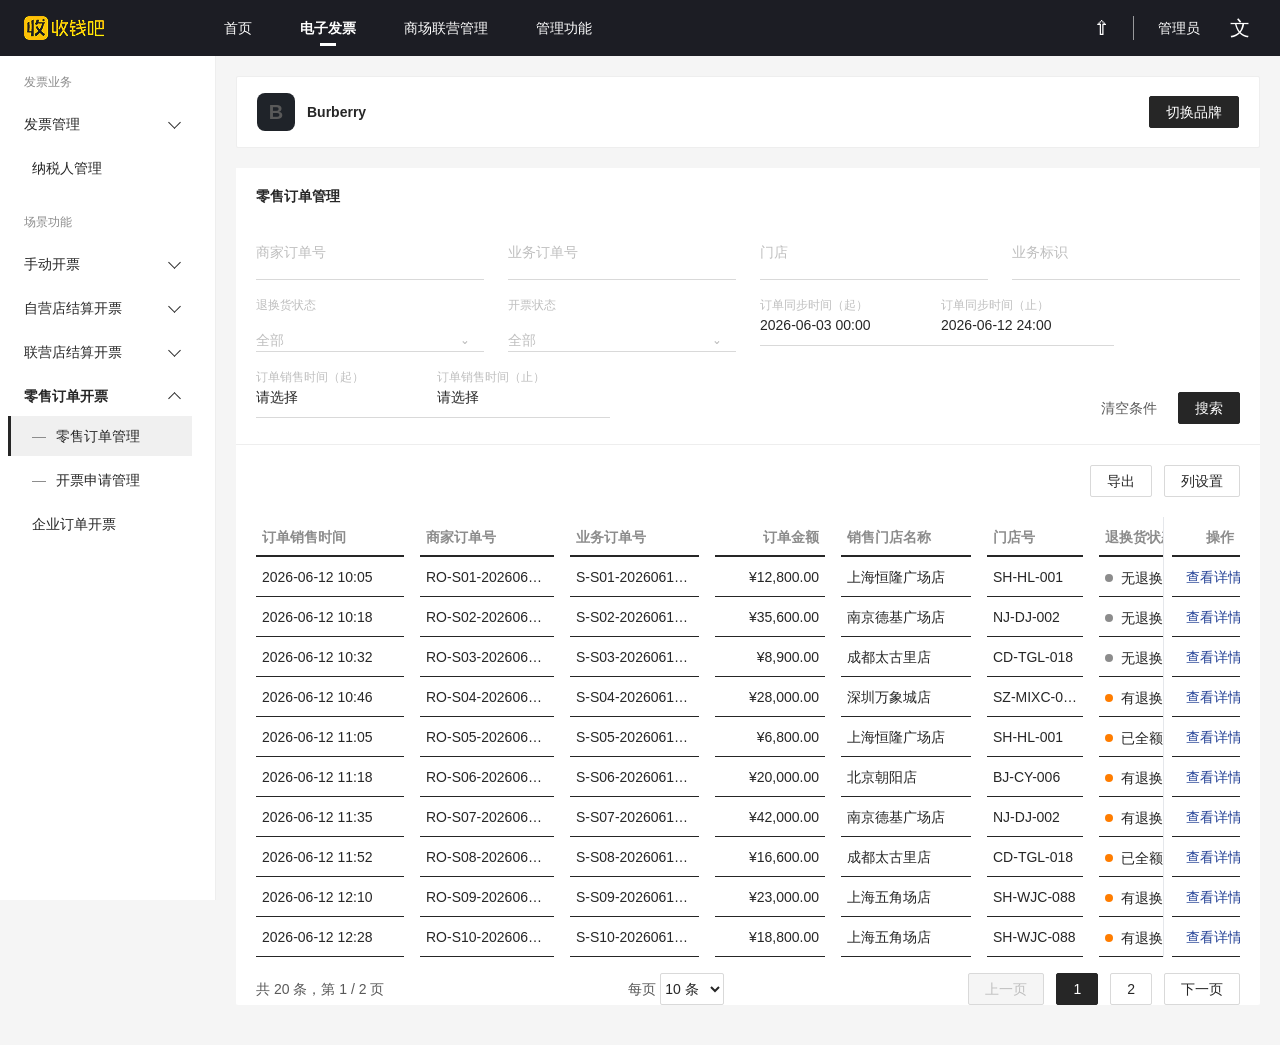
<file: meta-retail-invoice-demo/index.html>
<!doctype html>
<html lang="zh-CN">
  <head>
    <meta charset="utf-8" />
    <meta name="viewport" content="width=device-width, initial-scale=1" />
    <title>Meta 零售开票订单管理 Demo</title>
    <link rel="stylesheet" href="./styles.css" />
  </head>
  <body>
    <header class="topbar">
      <div class="brand">
        <img
          class="brand-logo"
          src="./assets/logo-shouqianba-yellow.png"
          alt="收钱吧"
          width="80"
          height="24"
        />
      </div>
      <nav class="top-tabs" aria-label="主导航">
        <button type="button">首页</button>
        <button type="button" class="active" aria-current="page">电子发票</button>
        <button type="button">商场联营管理</button>
        <button type="button">管理功能</button>
      </nav>
      <div class="top-actions" aria-label="账户">
        <button type="button" class="icon-btn" title="导出" aria-label="导出">⇧</button>
        <span class="divider"></span>
        <button type="button" class="account-btn">管理员</button>
        <button type="button" class="icon-btn" title="语言" aria-label="切换语言">文</button>
      </div>
    </header>

    <div class="layout">
      <aside class="sidebar" aria-label="电子发票菜单">
        <div class="menu-group">
          <div class="menu-label">发票业务</div>
          <details class="menu-section">
            <summary class="menu-parent">
              <span>发票管理</span><span class="menu-chevron" aria-hidden="true"></span>
            </summary>
            <div class="menu-children">
              <button type="button" class="menu-child">发票数据统计</button>
              <button type="button" class="menu-child">发票查询</button>
            </div>
          </details>
          <button type="button" class="menu-direct">纳税人管理</button>
        </div>

        <div class="menu-group">
          <div class="menu-label">场景功能</div>
          <details class="menu-section">
            <summary class="menu-parent">
              <span>手动开票</span><span class="menu-chevron" aria-hidden="true"></span>
            </summary>
            <div class="menu-children">
              <button type="button" class="menu-child">批量开票</button>
            </div>
          </details>
          <details class="menu-section">
            <summary class="menu-parent">
              <span>自营店结算开票</span><span class="menu-chevron" aria-hidden="true"></span>
            </summary>
            <div class="menu-children">
              <button type="button" class="menu-child">月度汇总</button>
              <button type="button" class="menu-child">结算单</button>
              <button type="button" class="menu-child">开票申请</button>
              <button type="button" class="menu-child">自营门店设置</button>
            </div>
          </details>
          <details class="menu-section">
            <summary class="menu-parent">
              <span>联营店结算开票</span><span class="menu-chevron" aria-hidden="true"></span>
            </summary>
            <div class="menu-children">
              <button type="button" class="menu-child">月度汇总</button>
              <button type="button" class="menu-child">结算单</button>
              <button type="button" class="menu-child">开票申请</button>
            </div>
          </details>
          <details class="menu-section" open>
            <summary class="menu-parent">
              <span>零售订单开票</span><span class="menu-chevron" aria-hidden="true"></span>
            </summary>
            <div class="menu-children">
              <button type="button" class="menu-child nav-item active" data-view="orders" aria-current="page">零售订单管理</button>
              <button type="button" class="menu-child nav-item" data-view="applicationList">开票申请管理</button>
            </div>
          </details>
          <button type="button" class="menu-direct">企业订单开票</button>
        </div>
      </aside>

      <main class="main">
        <section id="workspace" class="workspace" aria-live="polite"></section>
      </main>
    </div>

    <aside class="drawer" id="drawer" aria-hidden="true" aria-label="详情抽屉">
      <div class="drawer-panel">
        <div class="drawer-head">
          <div>
            <p class="eyebrow" id="drawerEyebrow">主订单生命周期</p>
            <h2 id="drawerTitle">订单详情</h2>
          </div>
          <button class="icon-btn" id="drawerClose" title="关闭">×</button>
        </div>
        <div id="drawerBody" class="drawer-body"></div>
      </div>
    </aside>

    <aside class="brand-modal" id="brandModal" aria-hidden="true" aria-label="切换品牌">
      <div class="brand-modal-panel">
        <div class="brand-modal-head">
          <h2>切换品牌</h2>
          <button class="icon-btn" id="brandModalClose" title="关闭">×</button>
        </div>
        <div id="brandModalBody" class="brand-modal-body"></div>
        <div class="brand-modal-foot">
          <button class="btn secondary" id="brandModalCancel">取消</button>
          <button class="btn" id="brandModalConfirm">确定</button>
        </div>
      </div>
    </aside>

    <aside class="action-modal" id="orderActionModal" aria-hidden="true">
      <div
        class="action-modal-panel"
        role="dialog"
        aria-modal="true"
        aria-labelledby="orderActionModalTitle"
      >
        <div class="action-modal-head">
          <h2 id="orderActionModalTitle">订单操作</h2>
          <button class="icon-btn" id="orderActionModalClose" type="button" title="关闭" aria-label="关闭">×</button>
        </div>
        <form id="orderActionForm" novalidate>
          <div id="orderActionModalBody" class="action-modal-body"></div>
          <div class="action-modal-foot">
            <button class="btn secondary" id="orderActionModalCancel" type="button">取消</button>
            <button class="btn" id="orderActionModalConfirm" type="submit">确定</button>
          </div>
        </form>
      </div>
    </aside>

    <script src="./app.js"></script>
    <script>
      document.querySelectorAll(".nav-item").forEach((item) => {
        item.addEventListener("click", () => {
          document.querySelectorAll(".nav-item").forEach((target) => {
            if (target.classList.contains("active")) {
              target.setAttribute("aria-current", "page");
            } else {
              target.removeAttribute("aria-current");
            }
          });
        });
      });
    </script>
  </body>
</html>
</file>
<file: styles.css>
@font-face {
  font-family: "SQB Alibaba PuHuiTi";
  src: url("./assets/fonts/alibaba-puhuiti-3/AlibabaPuHuiTi-3-45-Light.otf") format("opentype");
  font-weight: 300;
  font-style: normal;
  font-display: swap;
}

@font-face {
  font-family: "SQB Alibaba PuHuiTi";
  src: url("./assets/fonts/alibaba-puhuiti-3/AlibabaPuHuiTi-3-55-Regular.otf") format("opentype");
  font-weight: 400;
  font-style: normal;
  font-display: swap;
}

@font-face {
  font-family: "SQB Alibaba PuHuiTi";
  src: url("./assets/fonts/alibaba-puhuiti-3/AlibabaPuHuiTi-3-65-Medium.otf") format("opentype");
  font-weight: 500;
  font-style: normal;
  font-display: swap;
}

@font-face {
  font-family: "SQB Alibaba PuHuiTi";
  src: url("./assets/fonts/alibaba-puhuiti-3/AlibabaPuHuiTi-3-75-SemiBold.otf") format("opentype");
  font-weight: 600;
  font-style: normal;
  font-display: swap;
}

@font-face {
  font-family: "SQB Alibaba PuHuiTi";
  src: url("./assets/fonts/alibaba-puhuiti-3/AlibabaPuHuiTi-3-85-Bold.otf") format("opentype");
  font-weight: 700;
  font-style: normal;
  font-display: swap;
}

@font-face {
  font-family: "SQB Alibaba PuHuiTi";
  src: url("./assets/fonts/alibaba-puhuiti-3/AlibabaPuHuiTi-3-95-ExtraBold.otf") format("opentype");
  font-weight: 800;
  font-style: normal;
  font-display: swap;
}

@font-face {
  font-family: "SQB Roboto";
  src: url("./assets/fonts/roboto/Roboto-Light.ttf") format("truetype");
  font-weight: 300;
  font-style: normal;
  font-display: swap;
}

@font-face {
  font-family: "SQB Roboto";
  src: url("./assets/fonts/roboto/Roboto-Regular.ttf") format("truetype");
  font-weight: 400;
  font-style: normal;
  font-display: swap;
}

@font-face {
  font-family: "SQB Roboto";
  src: url("./assets/fonts/roboto/Roboto-Medium.ttf") format("truetype");
  font-weight: 500;
  font-style: normal;
  font-display: swap;
}

@font-face {
  font-family: "SQB Roboto";
  src: url("./assets/fonts/roboto/Roboto-Bold.ttf") format("truetype");
  font-weight: 700;
  font-style: normal;
  font-display: swap;
}

@font-face {
  font-family: "SQB Google Sans Flex";
  src: url("./assets/fonts/google-sans-flex/GoogleSansFlex-Variable.ttf") format("truetype");
  font-weight: 100 900;
  font-style: normal;
  font-display: swap;
}

:root {
  --primary: #ffb300;
  --primary-hover: #ffc107;
  --header: #1a1a1a;
  --sidebar: #f5f5f5;
  --body: #f0f2f5;
  --page: #ffffff;
  --border: #e8e8e8;
  --text: #333333;
  --muted: #999999;
  --link: #1890ff;
  --success: #52c41a;
  --danger: #f5222d;
  --warning: #faad14;
  --font-cn: "SQB Alibaba PuHuiTi";
  --font-en-product: "SQB Roboto";
  --font-en-brand: "SQB Google Sans Flex";
  --font-product: var(--font-en-product), var(--font-cn), Arial, "Microsoft YaHei", sans-serif;
  --font-brand-display: var(--font-en-brand), var(--font-cn), Arial, sans-serif;
}

* {
  box-sizing: border-box;
}

body {
  margin: 0;
  font-family: var(--font-product);
  color: var(--text);
  background: var(--body);
  font-size: 14px;
  line-height: 1.5;
  letter-spacing: 0;
  overflow: hidden;
}

button,
input,
select,
textarea {
  font: inherit;
}

button {
  cursor: pointer;
}

.login-page {
  min-height: 100vh;
  display: flex;
  align-items: center;
  justify-content: center;
  padding: 48px;
  background:
    linear-gradient(90deg, rgba(0, 0, 0, 0.56), rgba(0, 0, 0, 0.18)),
    url("https://images.unsplash.com/photo-1576602976047-174e57a47881?auto=format&fit=crop&w=2200&q=85") center / cover no-repeat;
}

.login-card {
  position: relative;
  width: min(640px, calc(100vw - 96px));
  background: #fff;
  border: 1px solid rgba(28, 31, 35, 0.08);
  border-radius: 8px;
  padding: 48px 52px 44px;
  box-shadow: 0 24px 80px rgba(15, 23, 42, 0.18);
}

.enterprise-card {
  width: min(600px, calc(100vw - 96px));
  padding-top: 56px;
  padding-bottom: 48px;
}

.brand-block {
  display: flex;
  align-items: center;
  justify-content: center;
  gap: 12px;
  margin-bottom: 30px;
}

.brand-logo {
  display: block;
  height: auto;
  object-fit: contain;
}

.login-logo {
  width: 176px;
}

.topbar-logo {
  width: 118px;
}

.login-title {
  text-align: center;
  color: rgba(28, 31, 35, 0.55);
  font-size: 18px;
  margin: 0 0 32px;
  font-weight: 500;
  line-height: 1.5;
}

.login-title-strong {
  margin: 0;
  color: #20232d;
  text-align: center;
  font-size: 36px;
  font-weight: 700;
  line-height: 1.35;
}

.login-subtitle {
  margin: 12px 0 0;
  color: rgba(28, 31, 35, 0.4);
  text-align: center;
  font-size: 18px;
  font-weight: 500;
}

.login-heading-block {
  margin-bottom: 36px;
}

.login-form {
  display: grid;
  gap: 16px;
}

.login-form input {
  width: 100%;
  min-height: 52px;
  border: 1px solid rgba(28, 31, 35, 0.12);
  background: #fff;
  color: var(--text);
  padding: 0 16px;
  border-radius: 6px;
  outline: none;
  transition: border-color 0.16s ease, box-shadow 0.16s ease, background 0.16s ease;
}

.login-form input {
  font-size: 16px;
  line-height: 1.5;
}

.login-form input::placeholder {
  color: rgba(28, 31, 35, 0.35);
}

.login-links {
  display: flex;
  justify-content: flex-end;
  margin-top: -2px;
}

.login-submit {
  width: 100%;
  min-height: 52px;
  font-size: 16px;
  font-weight: 700;
  border-radius: 6px;
}

.login-helper {
  margin-top: 2px;
  color: rgba(28, 31, 35, 0.45);
  font-size: 14px;
  line-height: 1.5;
}

.login-lang {
  position: absolute;
  top: 22px;
  right: 22px;
  width: 40px;
  height: 40px;
  border: 1px solid rgba(28, 31, 35, 0.14);
  border-radius: 8px;
  background: #fff;
  color: rgba(28, 31, 35, 0.8);
  font-size: 18px;
  font-weight: 600;
  line-height: 1;
}

.login-lang:hover {
  border-color: rgba(28, 31, 35, 0.24);
  background: #f8f9fa;
}

.enterprise-form {
  gap: 18px;
}

.customer-entry {
  display: grid;
  justify-items: center;
  gap: 20px;
}

.customer-brand-badge {
  display: inline-flex;
  align-items: center;
  justify-content: center;
  width: 240px;
  height: 72px;
}

.customer-brand-badge img {
  display: block;
  max-width: 100%;
  max-height: 100%;
  object-fit: contain;
}

.customer-entry-name {
  color: rgba(28, 31, 35, 0.62);
  font-size: 15px;
  line-height: 1.5;
}

.customer-entry-code {
  margin-top: -8px;
  color: rgba(28, 31, 35, 0.38);
  font-size: 14px;
}

.form-control {
  width: 100%;
  height: 34px;
  border: 0;
  border-bottom: 1px solid #d6d6d6;
  border-radius: 0;
  background: transparent;
  color: var(--text);
  padding: 0 2px;
  outline: none;
}

.date-range-control {
  padding-right: 28px;
  background-image: linear-gradient(45deg, transparent 50%, #777 50%), linear-gradient(135deg, #777 50%, transparent 50%);
  background-position: calc(100% - 14px) 15px, calc(100% - 9px) 15px;
  background-size: 5px 5px, 5px 5px;
  background-repeat: no-repeat;
}

.form-control:disabled {
  color: #333;
  background: #fafafa;
  border-bottom-color: #e5e5e5;
  cursor: not-allowed;
}

.login-form input:focus,
.form-control:focus,
textarea.form-control:focus {
  border-color: #0064fa;
  box-shadow: 0 0 0 3px rgba(0, 100, 250, 0.12);
}

.btn:focus-visible,
.icon-btn:focus-visible,
.side-main:focus-visible,
.side-child:focus-visible,
.form-control:focus-visible {
  outline: 2px solid rgba(24, 144, 255, 0.35);
  outline-offset: 2px;
}

.app {
  height: 100vh;
  padding-top: 64px;
  overflow: hidden;
}

.topbar {
  position: fixed;
  top: 0;
  left: 0;
  right: 0;
  z-index: 100;
  height: 64px;
  background: var(--header);
  color: #fff;
  display: flex;
  align-items: center;
  justify-content: space-between;
  padding: 0 30px;
  gap: 36px;
}

.topbar-left {
  display: flex;
  align-items: center;
  gap: 10px;
  flex: 0 0 auto;
}

.topnav {
  height: 100%;
  display: flex;
  align-items: stretch;
  gap: 18px;
  flex: 1 1 auto;
  min-width: 0;
  overflow-x: auto;
}

.topnav-item {
  position: relative;
  border: 0;
  background: transparent;
  color: #fff;
  padding: 0 8px;
  min-width: max-content;
  font-weight: 600;
}

.topnav-item:hover {
  color: var(--primary-hover);
}

.topnav-item.active::after {
  content: "";
  position: absolute;
  left: 8px;
  right: 8px;
  bottom: 14px;
  height: 3px;
  background: var(--primary);
}

.topbar-right {
  display: flex;
  align-items: center;
  gap: 16px;
  position: relative;
  flex: 0 0 auto;
}

.topbar-icon-btn {
  position: relative;
  width: 34px;
  height: 34px;
  border: 0;
  border-right: 1px solid rgba(255, 255, 255, 0.22);
  background: transparent;
  color: rgba(255, 255, 255, 0.82);
  display: inline-flex;
  align-items: center;
  justify-content: center;
  padding: 0 14px 0 0;
}

.topbar-icon-btn:hover {
  color: #fff;
}

.export-record-icon {
  font-size: 20px;
  line-height: 1;
}

.export-record-badge {
  position: absolute;
  top: 4px;
  right: 5px;
  min-width: 15px;
  height: 15px;
  padding: 0 4px;
  border-radius: 8px;
  background: var(--primary);
  color: #111;
  font-size: 10px;
  line-height: 15px;
  font-weight: 700;
}

.user-trigger {
  color: #fff;
  background: transparent;
  border: 0;
  padding: 8px 0;
  font-weight: 600;
}

.user-popover {
  position: absolute;
  right: 0;
  top: 48px;
  width: 148px;
  background: #fff;
  border: 1px solid var(--border);
  box-shadow: 0 8px 24px rgba(0, 0, 0, 0.16);
  z-index: 10;
}

.user-popover button {
  width: 100%;
  background: #fff;
  border: 0;
  text-align: left;
  padding: 12px 16px;
  color: var(--text);
}

.user-popover button:hover {
  background: #f7f7f7;
}

.main-shell {
  display: grid;
  grid-template-columns: 224px minmax(0, 1fr);
  height: calc(100vh - 64px);
  min-height: 0;
  overflow: hidden;
}

.main-shell.no-sidebar {
  grid-template-columns: minmax(0, 1fr);
}

.sidebar {
  background: #fff;
  border-right: 0;
  padding: 14px 12px;
  min-height: 0;
  overflow-y: auto;
}

.side-section {
  border-bottom: 0;
  padding-bottom: 10px;
}

.side-main {
  position: relative;
  width: 100%;
  min-height: 42px;
  border: 0;
  background: transparent;
  display: flex;
  align-items: center;
  justify-content: space-between;
  text-align: left;
  padding: 0 16px;
  color: #222;
  font-weight: 600;
  cursor: pointer;
}

.side-main:hover,
.side-child:hover {
  background: #f5f5f5;
}

.side-child.active {
  background: #e9e9e9;
}

.side-child.active::before {
  content: "";
  position: absolute;
  left: 0;
  top: 0;
  bottom: 0;
  width: 4px;
  background: var(--header);
}

.side-main.active {
  background: #e9e9e9;
}

.side-main.active::before {
  content: "";
  position: absolute;
  left: 0;
  top: 0;
  bottom: 0;
  width: 4px;
  background: var(--header);
}

.side-main.open {
  color: #111;
  background: transparent;
}

.side-main.open::before {
  display: none;
}

.side-children {
  padding: 4px 0 8px;
}

.side-children.collapsed {
  display: none;
}

.side-caret {
  color: #999;
  font-size: 13px;
  line-height: 1;
  transition: transform 0.16s ease;
}

.side-caret.collapsed {
  transform: rotate(180deg);
}

.side-child {
  position: relative;
  width: 100%;
  min-height: 42px;
  border: 0;
  background: transparent;
  text-align: left;
  padding: 0 12px 0 30px;
  color: #5f5f5f;
  font-size: 14px;
  cursor: pointer;
}

.content-wrap {
  padding: 24px 24px 28px;
  min-width: 0;
  min-height: 0;
  overflow-y: auto;
}

.breadcrumb {
  min-height: 32px;
  display: flex;
  align-items: center;
  gap: 8px;
  color: #777;
  font-size: 13px;
  margin: 0 0 8px;
}

.breadcrumb strong {
  color: #111;
}

.breadcrumb-link {
  border: 0;
  background: transparent;
  padding: 0;
  color: #666;
  font: inherit;
  cursor: pointer;
}

.breadcrumb-link:hover {
  color: #111;
}

.breadcrumb-separator {
  color: #bbb;
}

.page-card {
  background: var(--page);
  min-height: calc(100vh - 126px);
  padding: 28px 28px 34px;
}

.page-title {
  margin: 0 0 28px;
  font-size: 16px;
  font-weight: 700;
  color: #000;
}

.sectioned-card {
  background: var(--body);
  padding: 0 0 34px;
}

.home-card {
  background: transparent;
  min-height: auto;
  padding: 0;
}

.sectioned-card .page-title {
  margin: 0;
  padding: 28px 28px 0;
  background: #fff;
}

.subtle {
  color: var(--muted);
  font-size: 12px;
}

.filter-panel {
  border-bottom: 1px dashed var(--border);
  padding-bottom: 26px;
  margin-bottom: 26px;
}

.filter-grid {
  display: grid;
  grid-template-columns: repeat(4, minmax(180px, 1fr));
  gap: 24px 32px;
  align-items: end;
}

.filter-grid.cols-3 {
  grid-template-columns: repeat(3, minmax(180px, 1fr));
}

.field label {
  display: block;
  margin-bottom: 5px;
  color: #999;
  font-size: 13px;
  font-weight: 400;
}

.store-suggest-field {
  position: relative;
}

.store-suggest-control {
  position: relative;
}

.store-suggest-input {
  padding-right: 28px;
  background-image: linear-gradient(45deg, transparent 50%, #777 50%), linear-gradient(135deg, #777 50%, transparent 50%);
  background-position: calc(100% - 14px) 15px, calc(100% - 9px) 15px;
  background-size: 5px 5px, 5px 5px;
  background-repeat: no-repeat;
}

.store-suggest-panel {
  position: absolute;
  left: 0;
  right: 0;
  top: calc(100% + 4px);
  z-index: 30;
  display: none;
  max-height: 220px;
  overflow-y: auto;
  padding: 4px 0;
  border: 1px solid #d9d9d9;
  background: #fff;
  box-shadow: 0 8px 20px rgba(0, 0, 0, 0.12);
}

.store-suggest-field.open .store-suggest-panel {
  display: block;
}

.store-suggest-option {
  width: 100%;
  min-height: 36px;
  border: 0;
  background: #fff;
  display: flex;
  align-items: center;
  gap: 8px;
  padding: 8px 12px;
  color: var(--text);
  text-align: left;
}

.store-suggest-option[hidden] {
  display: none;
}

.store-suggest-option:hover,
.store-suggest-option:focus-visible {
  background: #f5f5f5;
}

.store-suggest-no {
  color: #111;
  font-weight: 600;
  font-variant-numeric: tabular-nums;
}

.store-suggest-separator {
  color: #999;
}

.store-suggest-name {
  color: #666;
}

.store-suggest-empty {
  padding: 10px 12px;
  color: #999;
  font-size: 13px;
}

.field.inline {
  display: flex;
  align-items: center;
  gap: 8px;
}

.field.error .form-control {
  border-color: var(--danger);
}

.field-error {
  margin-top: 6px;
  color: var(--danger);
  font-size: 12px;
  line-height: 1.4;
}

.actions {
  display: flex;
  justify-content: flex-end;
  gap: 8px;
  align-items: center;
  min-height: 42px;
  grid-column: 1 / -1;
}

.actions.inline-actions {
  grid-column: auto;
  justify-content: flex-end;
}

.btn {
  height: 36px;
  padding: 0 18px;
  border: 1px solid #d9d9d9;
  background: #fff;
  color: var(--text);
  border-radius: 2px;
  font-weight: 500;
  cursor: pointer;
  transition: background 0.16s ease, border-color 0.16s ease, color 0.16s ease;
}

.btn:hover {
  border-color: #999;
}

.btn.primary {
  background: var(--header);
  border-color: var(--header);
  color: #fff;
}

.btn.primary:hover {
  background: #333;
}

.btn.ghost {
  border-color: #d9d9d9;
  background: #fff;
  color: #7d7d7d;
  font-weight: 600;
}

.btn.ghost:hover {
  border-color: #c7c7c7;
  background: #fafafa;
  color: #5f5f5f;
}

.login-card .btn.primary {
  background: #1c1f23;
  border-color: #1c1f23;
}

.login-card .btn.primary:hover {
  background: #2b2f36;
  border-color: #2b2f36;
}

.login-card .btn.ghost {
  border-color: rgba(28, 31, 35, 0.12);
  color: rgba(28, 31, 35, 0.72);
}

.btn.success {
  background: #2f9e44;
  border-color: #2f9e44;
  color: #fff;
}

.btn.success:hover {
  background: #2b8a3e;
  border-color: #2b8a3e;
}

.btn:disabled {
  border-color: #d9d9d9;
  background: #f5f5f5;
  color: #bfbfbf;
  cursor: not-allowed;
}

.btn.link {
  height: auto;
  padding: 0;
  border: 0;
  color: var(--link);
  background: transparent;
  font-weight: 400;
}

.btn.link.muted-link {
  color: #a3a3a3;
}

.btn.link.muted-link:hover {
  color: #7f7f7f;
}

.btn.text {
  height: auto;
  padding: 0 10px;
  border: 0;
  background: transparent;
  color: #666;
  font-weight: 400;
}

.btn.text:hover {
  color: #111;
  background: transparent;
}

.btn.danger,
.link-danger {
  color: var(--danger);
}

.btn.small {
  height: 30px;
  padding: 0 10px;
  font-size: 13px;
}

.toolbar {
  display: flex;
  justify-content: flex-end;
  gap: 12px;
  margin: 0 0 22px;
  align-items: center;
}

.toolbar.left {
  justify-content: flex-start;
}

.toolbar .subtle {
  margin-right: auto;
}

.icon-btn {
  width: 32px;
  height: 32px;
  border: 1px solid #d9d9d9;
  background: #fff;
  color: #333;
  font-size: 16px;
  cursor: pointer;
}

.icon-btn:hover {
  border-color: #999;
  background: #fafafa;
}

.sectioned-page {
  margin: 0;
  padding: 0 0 34px;
  background: var(--body);
}

.sectioned-page .filter-panel {
  margin: 0 0 24px;
  padding: 26px 28px;
  border-bottom: 0;
  background: #fff;
}

.sectioned-page .filter-panel .actions {
  align-items: center;
}

.sectioned-page .filter-panel .actions .subtle {
  margin-right: auto;
}

.sectioned-page .result-section {
  margin-top: 0;
  padding: 28px;
  border: 0;
  background: #fff;
}

.sectioned-page .result-section + .result-section {
  margin-top: 24px;
}

.sectioned-page .result-title {
  margin-bottom: 24px;
}

.result-section {
  margin-top: 24px;
  padding: 20px 22px 22px;
  border: 1px solid var(--border);
  background: #fff;
}

.result-section + .result-section {
  margin-top: 28px;
}

.result-title {
  margin: 0 0 18px;
  padding-left: 10px;
  border-left: 3px solid var(--header);
  color: #111;
  font-size: 15px;
  font-weight: 700;
}

.result-title-main {
  color: #111;
  font-size: 15px;
  font-weight: 700;
}

.result-title-scope {
  margin-left: 8px;
  color: #8c8c8c;
  font-size: 12px;
  font-weight: 400;
}

.result-section th,
.result-section td {
  padding-left: 12px;
  padding-right: 12px;
}

.table-wrap {
  width: 100%;
  max-width: 100%;
  overflow: auto;
  overscroll-behavior-x: contain;
  scrollbar-gutter: stable;
}

table {
  width: 100%;
  border-collapse: collapse;
  min-width: 900px;
}

th,
td {
  border-bottom: 1px solid #e8e8e8;
  padding: 11px 8px 12px;
  text-align: left;
  white-space: nowrap;
  font-size: 13px;
  vertical-align: middle;
  font-variant-numeric: tabular-nums;
}

th {
  color: #666;
  font-weight: 700;
  background: #fff;
  border-bottom: 2px solid #222;
  padding-top: 0;
}

.data-table tbody tr:last-child td {
  border-bottom-color: #d9d9d9;
}

.amount-cell {
  text-align: right;
}

.action-cell {
  position: sticky;
  right: 0;
  z-index: 1;
  text-align: right;
  background: #fff;
  box-shadow: -10px 0 14px rgba(255, 255, 255, 0.9);
}

th.action-cell {
  z-index: 2;
}

tbody tr:hover td {
  background: #fafafa;
}

tbody tr:hover td.action-cell,
.drilldown-row td.action-cell {
  background: #fafafa;
}

.refund-apply-detail {
  display: grid;
  gap: 24px;
}

.refund-detail-block {
  padding: 20px 22px 24px;
  border: 1px solid var(--border);
  background: #fff;
}

.refund-product-label {
  margin: 2px 0 12px;
  color: #111;
  font-weight: 600;
}

.refund-product-table {
  min-width: 1120px;
}

.refund-qty-input {
  width: 76px;
  height: 30px;
  border: 1px solid #d9d9d9;
  background: #fff;
  padding: 0 8px;
  text-align: right;
}

.refund-amount-row {
  display: grid;
  grid-template-columns: minmax(140px, 180px) minmax(220px, 1fr);
  gap: 16px;
  align-items: start;
  width: min(100%, 760px);
  margin-top: 24px;
}

.refund-amount-row .form-control {
  border: 1px solid #d9d9d9;
  background: #fff;
  padding: 0 10px;
}

.refund-apply-actions {
  display: flex;
  justify-content: center;
  gap: 10px;
  margin-top: 28px;
}

.refund-review-toolbar {
  margin-top: -4px;
}

.refund-products-modal {
  display: grid;
  gap: 22px;
}

.quick-cashier-page {
  max-width: 980px;
}

.quick-cashier-panel,
.quick-order-block {
  padding: 24px 28px 28px;
  border: 1px solid var(--border);
  background: #fff;
}

.quick-order-block + .quick-order-block {
  margin-top: 24px;
}

.quick-cashier-head {
  margin-bottom: 28px;
}

.quick-cashier-head h3 {
  margin: 0 0 8px;
  color: #111;
  font-size: 16px;
  font-weight: 700;
}

.quick-cashier-head p {
  margin: 0;
  color: var(--muted);
  font-size: 13px;
}

.quick-cashier-form {
  width: min(100%, 520px);
  display: grid;
  gap: 20px;
}

.quick-amount-field .form-control {
  height: 46px;
  color: #111;
  font-size: 20px;
  font-weight: 700;
}

.quick-cashier-actions {
  justify-content: flex-start;
  min-height: 36px;
}

.quick-order-summary {
  display: grid;
  grid-template-columns: repeat(2, minmax(220px, 1fr));
  gap: 18px 42px;
  margin-bottom: 28px;
}

.quick-order-summary span {
  display: block;
  margin-bottom: 6px;
  color: var(--muted);
  font-size: 12px;
}

.quick-order-summary strong {
  color: #111;
  font-size: 15px;
  font-weight: 700;
}

.quick-order-actions {
  display: flex;
  justify-content: center;
  gap: 10px;
  padding-top: 4px;
}

.payment-state {
  display: flex;
  gap: 16px;
  align-items: flex-start;
  padding: 4px 0 8px;
}

.payment-icon {
  width: 34px;
  height: 34px;
  display: grid;
  place-items: center;
  border: 2px solid var(--primary);
  border-radius: 50%;
  color: var(--primary);
  font-size: 22px;
  font-weight: 700;
  line-height: 1;
}

.payment-state strong {
  display: block;
  margin-bottom: 8px;
  color: #111;
  font-size: 16px;
}

.payment-state p {
  margin: 0;
  color: #666;
}

.insurance-cashier-page {
  display: grid;
  gap: 20px;
}

.insurance-search-panel,
.insurance-cart-panel,
.insurance-order-footer {
  background: #fff;
  border: 1px solid var(--border);
}

.insurance-search-panel {
  padding: 22px 28px;
}

.insurance-search-form {
  width: min(100%, 720px);
  display: grid;
  grid-template-columns: minmax(260px, 1fr) 120px;
  gap: 12px;
}

.insurance-search-form .form-control {
  height: 40px;
  border: 1px solid #d9d9d9;
  background: #fff;
  padding: 0 14px;
}

.insurance-cart-panel {
  padding: 20px 28px 24px;
}

.insurance-cart-table {
  min-height: 260px;
}

.insurance-table {
  min-width: 760px;
}

.qty-control {
  display: inline-grid;
  grid-template-columns: 30px 54px 30px;
  gap: 6px;
  align-items: center;
}

.qty-control .icon-btn {
  width: 30px;
  height: 30px;
  color: #666;
  border-radius: 50%;
  background: #f5f5f5;
}

.qty-control .icon-btn.add {
  background: var(--primary);
  color: #111;
}

.qty-input {
  height: 30px;
  text-align: center;
  border: 1px solid #d9d9d9;
  background: #fff;
  padding: 0;
}

.price-input {
  width: 88px;
  height: 30px;
  border: 1px solid #d9d9d9;
  background: #fff;
  padding: 0 8px;
  text-align: right;
  font-variant-numeric: tabular-nums;
}

.insurance-submit-row {
  display: grid;
  grid-template-columns: auto 160px 180px;
  justify-content: end;
  align-items: center;
  gap: 12px;
  padding-top: 18px;
}

.insurance-submit-row span {
  color: #777;
}

.insurance-submit-row strong {
  height: 36px;
  display: grid;
  place-items: center;
  border: 1px solid #e5e5e5;
  background: #fafafa;
  color: #111;
}

.insurance-order-footer {
  display: grid;
  grid-template-columns: 1fr auto 260px;
  gap: 28px;
  align-items: center;
  padding: 20px 28px;
}

.insurance-order-meta {
  display: grid;
  gap: 8px;
}

.insurance-order-meta span,
.insurance-order-amount span {
  color: #777;
}

.insurance-order-meta strong {
  color: #111;
  font-weight: 500;
}

.insurance-order-amount strong {
  color: var(--danger);
  font-size: 20px;
}

.insurance-order-actions {
  display: grid;
  gap: 12px;
}

.insurance-picker-table {
  min-width: 640px;
}

.insurance-order-tip {
  text-align: center;
  padding: 12px 0 18px;
}

.insurance-order-tip h4 {
  margin: 0 0 14px;
  color: #111;
  font-size: 16px;
  font-weight: 600;
}

.insurance-order-tip p {
  margin: 8px 0;
}

.insurance-order-tip .emphasis {
  color: #9a6a00;
}

.cell-text.ellipsis {
  display: inline-block;
  max-width: 168px;
  overflow: hidden;
  text-overflow: ellipsis;
  vertical-align: bottom;
}

.summary-result-table tbody td {
  background: #fafafa;
  color: #111;
  font-weight: 600;
}

.total-row td {
  background: #fafafa;
  color: #111;
  font-weight: 600;
}

.compact-table {
  min-width: 640px;
}

.drilldown-row td {
  background: #fafafa;
  padding: 14px 18px 18px;
}

.nested-table {
  min-width: 520px;
  background: #fff;
}

.nested-table th,
.nested-table td {
  border-bottom-color: #d6d6d6;
}

.nested-table th {
  padding-top: 10px;
}

.grouped-report-table {
  min-width: 1080px;
}

.grouped-stat-table {
  min-width: 2320px;
}

.flat-stat-table {
  min-width: 1780px;
}

.merchant-reconcile-table th,
.merchant-reconcile-table td {
  white-space: nowrap;
}

.merchant-reconcile-table-wrap {
  min-height: 440px;
}

.merchant-reconcile-table thead th {
  position: sticky;
  top: 0;
  z-index: 7;
  background: #fff;
  box-shadow: 0 8px 12px rgba(255, 255, 255, 0.88);
}

.merchant-reconcile-table .merchant-reconcile-date-col {
  position: sticky;
  left: 0;
  z-index: 8;
  width: 128px;
  min-width: 128px;
  max-width: 128px;
  background: #fff;
  text-align: left;
  box-shadow: 8px 0 12px rgba(255, 255, 255, 0.88);
}

.merchant-reconcile-table thead .merchant-reconcile-date-col {
  z-index: 12;
}

.merchant-reconcile-table .total-row td {
  position: sticky;
  bottom: 0;
  z-index: 6;
  background: #fafafa;
  border-top: 2px solid #222;
  box-shadow: 0 -10px 16px rgba(255, 255, 255, 0.92);
}

.merchant-reconcile-table .total-row .merchant-reconcile-date-col {
  z-index: 11;
  background: #fafafa;
  box-shadow: 8px 0 12px rgba(255, 255, 255, 0.88), 0 -10px 16px rgba(255, 255, 255, 0.92);
}

.grouped-stat-table .sticky-date-col,
.grouped-stat-table .sticky-dimension-col,
.grouped-stat-table .dimension-col {
  width: 128px;
  min-width: 128px;
  max-width: 128px;
  text-align: left;
}

.grouped-stat-table-wrap {
  position: relative;
  max-height: calc(100vh - 240px);
  overflow: auto;
}

.store-summary-table-wrap {
  min-height: 440px;
}

.grouped-stat-table-wrap.has-sticky-dimensions::before {
  content: "";
  position: sticky;
  left: 0;
  top: 0;
  z-index: 7;
  display: block;
  width: var(--sticky-dimension-width, 128px);
  height: 68px;
  margin-bottom: -68px;
  background: #fff;
  pointer-events: none;
}

.grouped-report-table th,
.grouped-report-table td,
.grouped-stat-table th,
.grouped-stat-table td {
  text-align: center;
}

.grouped-report-table th,
.grouped-stat-table th {
  border-right: 1px solid #f0f0f0;
}

.grouped-report-table th:first-child,
.grouped-report-table td:first-child,
.grouped-stat-table th:first-child,
.grouped-stat-table td:first-child {
  text-align: left;
}

.grouped-stat-table .dimension-col {
  text-align: left;
}

.grouped-stat-table .sticky-date-col,
.grouped-stat-table .sticky-dimension-col {
  position: sticky;
  left: 0;
  background: #fff;
  box-shadow: 8px 0 12px rgba(255, 255, 255, 0.88);
  clip-path: inset(0 -18px 0 0);
}

.grouped-stat-table thead th {
  position: sticky;
  top: 0;
  z-index: 4;
}

.grouped-stat-table thead tr:nth-child(2) th {
  top: 34px;
}

.grouped-stat-table thead .sticky-date-col,
.grouped-stat-table thead .sticky-dimension-col {
  z-index: 10;
}

.grouped-stat-table .total-row td {
  position: sticky;
  bottom: 0;
  z-index: 4;
  border-top: 2px solid #222;
  box-shadow: 0 -10px 16px rgba(255, 255, 255, 0.92);
}

.grouped-stat-table .total-row .sticky-date-col,
.grouped-stat-table .total-row .sticky-dimension-col {
  background: #fafafa;
  z-index: 9;
}

tbody tr:hover {
  background: #fafafa;
}

.table-actions {
  display: flex;
  gap: 10px;
}

.status {
  display: inline-flex;
  align-items: center;
  gap: 6px;
}

.status::before {
  content: "";
  width: 7px;
  height: 7px;
  border-radius: 50%;
  background: #999;
}

.status.success {
  color: var(--success);
}

.status.success::before {
  background: var(--success);
}

.status.warning {
  color: var(--warning);
}

.status.warning::before {
  background: var(--warning);
}

.status.danger {
  color: var(--danger);
}

.status.danger::before {
  background: var(--danger);
}

.amount.negative {
  color: var(--danger);
}

.amount,
.page-num,
.form-control {
  font-variant-numeric: tabular-nums;
}

.summary-bar {
  display: flex;
  align-items: center;
  justify-content: space-between;
  gap: 16px;
  padding-top: 20px;
  color: #333;
}

.summary-bar b {
  margin: 0 6px;
}

.detail-page {
  display: grid;
  gap: 28px;
  min-width: 0;
}

.detail-heading {
  display: flex;
  align-items: flex-start;
  justify-content: space-between;
  gap: 20px;
  padding-bottom: 22px;
  border-bottom: 1px solid var(--border);
}

.detail-heading h3 {
  margin: 6px 0 0;
  color: #111;
  font-size: 18px;
  font-weight: 600;
}

.detail-kicker {
  color: var(--muted);
  font-size: 12px;
}

.detail-actions {
  display: flex;
  justify-content: flex-end;
  gap: 10px;
  flex: 0 0 auto;
}

.detail-summary {
  display: grid;
  grid-template-columns: repeat(4, minmax(0, 1fr));
  gap: 20px 36px;
}

.detail-summary div {
  padding: 0;
}

.detail-summary span,
.detail-item span {
  display: block;
  color: var(--muted);
  font-size: 12px;
  margin-bottom: 8px;
}

.detail-summary strong,
.detail-item strong {
  color: #111;
  font-size: 15px;
  font-weight: 600;
  word-break: break-word;
}

.detail-block {
  padding-top: 2px;
  min-width: 0;
  max-width: 100%;
  overflow: hidden;
}

.detail-block .table-wrap {
  overflow-x: auto;
  overflow-y: hidden;
  padding-bottom: 6px;
}

.detail-block .data-table {
  width: max-content;
  min-width: max(1240px, 100%);
}

.detail-grid {
  display: grid;
  grid-template-columns: repeat(4, minmax(0, 1fr));
  gap: 20px 36px;
}

.detail-item {
  min-width: 0;
  padding-bottom: 0;
}

.pager {
  display: flex;
  align-items: center;
  gap: 8px;
}

.page-num {
  min-width: 32px;
  height: 32px;
  border: 1px solid #d9d9d9;
  background: #fff;
  border-radius: 3px;
}

.page-num.active {
  border-color: #2f54eb;
  color: #2f54eb;
}

.scope-grid {
  display: grid;
  grid-template-columns: repeat(2, minmax(220px, 1fr));
  gap: 22px 64px;
  border: 0;
}

.scope-item {
  min-width: 0;
  padding: 0;
  border: 0;
  background: transparent;
}

.scope-item .label {
  color: var(--muted);
  font-size: 12px;
  margin-bottom: 6px;
}

.scope-item .value {
  color: #111;
  font-size: 18px;
  font-weight: 700;
  line-height: 1.35;
  word-break: break-word;
}

.meta-home-page {
  min-height: calc(100vh - 140px);
  padding: 28px 32px 40px;
  background: #f4f5f7;
}

.tenant-card {
  max-width: 980px;
  background: #fff;
  border: 1px solid #ededed;
}

.tenant-card {
  margin: 0 auto;
  padding: 38px 44px;
  display: flex;
  align-items: center;
  gap: 28px;
}

.tenant-icon {
  width: 92px;
  height: 92px;
  display: flex;
  align-items: center;
  justify-content: center;
}

.tenant-icon svg {
  width: 72px;
  height: 72px;
}

.tenant-info {
  min-width: 0;
}

.tenant-name {
  margin: 0 0 12px;
  color: #11253d;
  font-size: 18px;
  font-weight: 700;
  line-height: 1.45;
}

.tenant-meta {
  color: #9297a1;
  font-size: 14px;
}

.empty {
  display: grid;
  place-items: center;
  min-height: 220px;
  color: #777;
  text-align: center;
}

.modal-mask {
  position: fixed;
  inset: 0;
  background: rgba(0, 0, 0, 0.45);
  z-index: 200;
  display: flex;
  align-items: center;
  justify-content: center;
  padding: 24px;
}

.modal {
  width: min(920px, 92vw);
  max-height: 86vh;
  overflow: auto;
  background: #fff;
  box-shadow: 0 14px 44px rgba(0, 0, 0, 0.26);
}

.modal.small-modal {
  width: 520px;
}

.modal-header {
  display: flex;
  justify-content: space-between;
  align-items: center;
  padding: 18px 22px;
  border-bottom: 1px solid var(--border);
}

.modal-title {
  margin: 0;
  font-size: 16px;
  font-weight: 700;
}

.modal-body {
  padding: 20px 22px;
}

.modal-footer {
  padding: 14px 22px 20px;
  display: flex;
  justify-content: flex-end;
  gap: 10px;
}

.export-success-modal {
  width: 560px;
  padding-top: 36px;
}

.export-success-body {
  display: flex;
  gap: 20px;
  align-items: flex-start;
  padding: 12px 44px 18px;
}

.export-success-icon {
  width: 34px;
  height: 34px;
  border: 2px solid #52c41a;
  border-radius: 50%;
  color: #52c41a;
  display: inline-flex;
  align-items: center;
  justify-content: center;
  font-size: 22px;
  font-weight: 700;
  flex: 0 0 auto;
}

.export-success-body h3 {
  margin: 0 0 10px;
  font-size: 20px;
  color: #111;
}

.export-success-body p {
  margin: 0;
  color: #333;
  font-size: 15px;
}

.drawer-mask {
  position: fixed;
  inset: 0;
  z-index: 200;
  display: flex;
  justify-content: flex-end;
  background: rgba(0, 0, 0, 0.45);
}

.export-drawer {
  width: min(860px, 52vw);
  min-width: 640px;
  height: 100vh;
  background: #fff;
  box-shadow: -16px 0 42px rgba(0, 0, 0, 0.2);
  display: flex;
  flex-direction: column;
}

.export-drawer-header {
  height: 76px;
  padding: 0 26px;
  border-bottom: 1px solid var(--border);
  display: flex;
  align-items: center;
  justify-content: space-between;
}

.export-drawer-header h3 {
  margin: 0;
  color: #111;
  font-size: 20px;
}

.export-drawer-body {
  padding: 24px 28px;
  overflow: auto;
}

.export-drawer-tip {
  margin: 0 0 24px;
  color: #777;
  font-size: 15px;
}

.export-record-table-wrap {
  overflow-x: auto;
}

.export-record-table {
  min-width: 720px;
  width: 100%;
  border-collapse: collapse;
}

.export-record-table th,
.export-record-table td {
  height: 56px;
  padding: 0 12px;
  border-bottom: 1px solid #f0f0f0;
  text-align: left;
  white-space: nowrap;
}

.export-record-table th {
  color: #999;
  background: #fafafa;
  border-bottom: 0;
  font-weight: 500;
}

.export-record-empty {
  display: grid;
  min-height: 180px;
  place-items: center;
  color: #999;
}

.export-record-pager {
  display: flex;
  justify-content: flex-end;
  align-items: center;
  gap: 14px;
  margin-top: 22px;
  color: #111;
}

.page-num.muted,
.btn.muted {
  color: #c5c5c5;
}

.close-btn {
  border: 0;
  background: transparent;
  font-size: 20px;
  color: #777;
}

.detail-list {
  display: grid;
  grid-template-columns: 120px minmax(0, 1fr);
  gap: 14px 16px;
}

.detail-list dt {
  color: #777;
  text-align: right;
}

.detail-list dd {
  margin: 0;
}

.form-grid {
  display: grid;
  grid-template-columns: repeat(2, minmax(0, 1fr));
  gap: 14px 18px;
}

.form-grid .full {
  grid-column: 1 / -1;
}

textarea.form-control {
  height: 84px;
  padding: 8px 10px;
  resize: vertical;
}

.toast {
  position: fixed;
  right: 24px;
  top: 84px;
  z-index: 90;
  background: #fff;
  border-left: 4px solid var(--success);
  box-shadow: 0 8px 24px rgba(0, 0, 0, 0.18);
  padding: 12px 16px;
  min-width: 220px;
}

.toast.warn {
  border-left-color: var(--warning);
}

.toast.error {
  border-left-color: var(--danger);
}

.password-page {
  max-width: 760px;
  display: grid;
  gap: 30px;
}

.password-section {
  padding-top: 0;
}

.password-section-title {
  margin: 0 0 18px;
  padding-left: 10px;
  border-left: 3px solid var(--header);
  color: #111;
  font-size: 15px;
  font-weight: 700;
}

.password-account-grid {
  display: grid;
  grid-template-columns: repeat(2, minmax(0, 1fr));
  gap: 12px;
}

.password-account-item {
  border: 1px solid var(--border);
  background: #fafafa;
  padding: 14px 16px;
  min-height: 72px;
}

.password-account-item span {
  display: block;
  color: var(--muted);
  font-size: 12px;
  margin-bottom: 8px;
}

.password-account-item strong {
  display: block;
  color: #111;
  font-size: 15px;
  font-weight: 600;
}

.password-form {
  width: min(100%, 460px);
  display: grid;
  gap: 18px;
}

.password-form .form-control {
  height: 40px;
  border: 1px solid #d9d9d9;
  background: #fff;
  padding: 0 12px;
}

.password-actions {
  width: min(100%, 460px);
  display: flex;
  justify-content: flex-end;
  margin-top: 22px;
}

@media (max-width: 1180px) {
  .insurance-order-footer {
    grid-template-columns: 1fr;
  }

  .insurance-order-actions {
    width: min(100%, 320px);
  }

  .filter-grid,
  .filter-grid.cols-3,
  .refund-amount-row,
  .scope-grid,
  .quick-order-summary,
  .detail-summary,
  .detail-grid {
    grid-template-columns: repeat(2, minmax(0, 1fr));
  }
}

@media (max-width: 720px) {
  .login-card {
    width: 100%;
    padding: 32px 24px;
  }

  .main-shell {
    grid-template-columns: 1fr;
  }

  .sidebar {
    display: none;
  }

  .tenant-card {
    max-width: none;
  }

  .tenant-card {
    flex-direction: column;
    align-items: flex-start;
  }

  .insurance-search-form,
  .insurance-submit-row {
    grid-template-columns: 1fr;
  }

  .insurance-order-actions {
    width: 100%;
  }

  .filter-grid,
  .filter-grid.cols-3,
  .refund-amount-row,
  .scope-grid,
  .password-account-grid,
  .quick-order-summary,
  .detail-summary,
  .detail-grid,
  .form-grid {
    grid-template-columns: 1fr;
  }

  .detail-heading {
    flex-direction: column;
  }

  .detail-actions {
    width: 100%;
    justify-content: flex-start;
  }
}
</file>
<file: dominos-platform-invoice-demo/assets/meta/tokens.css>
:root {
  /* Color */
  --meta-color-brand: #f5c400;
  --meta-color-primary: #262626;
  --meta-color-primary-hover: #434343;
  --meta-color-primary-active: #141414;
  --meta-color-link: #274497;
  --meta-color-link-hover: #4760a9;
  --meta-color-link-active: #213a80;
  --meta-color-success: #039e55;
  --meta-color-warning: #ff7d00;
  --meta-color-error: #f53f3f;
  --meta-color-error-hover: #f75c5c;
  --meta-color-error-active: #d03636;
  --meta-color-text-primary: #262626;
  --meta-color-text-secondary: #595959;
  --meta-color-text-tertiary: #8c8c8c;
  --meta-color-text-disabled: #bfbfbf;
  --meta-color-border: #d9d9d9;
  --meta-color-split: #eee;
  --meta-color-layout: #f5f5f5;
  --meta-color-container: #fff;
  --meta-color-header: #1c1d24;
  --meta-color-mask: rgb(0 0 0 / 50%);
  --meta-color-transparent: rgb(255 255 255 / 0%);

  /* Input */
  --meta-input-height-sm: 32px;
  --meta-input-height-md: 36px;
  --meta-input-height-lg: 40px;
  --meta-input-height-xl: 56px;
  --meta-input-height: var(--meta-input-height-md);
  --meta-input-min-width: 120px;
  --meta-input-padding-inline: 12px;
  --meta-input-content-gap: 16px;
  --meta-input-show-count-default: 0;
  --meta-input-border-width: 1px;
  --meta-input-border-radius: 2px;
  --meta-input-font-size: 14px;
  --meta-input-line-height: 22px;
  --meta-input-bg: var(--meta-color-container);
  --meta-input-disabled-bg: var(--meta-color-layout);
  --meta-input-readonly-bg: #fafafa;
  --meta-input-text: var(--meta-color-text-primary);
  --meta-input-readonly-text: var(--meta-color-text-secondary);
  --meta-input-placeholder: var(--meta-color-text-disabled);
  --meta-input-counter: var(--meta-color-text-tertiary);
  --meta-input-border: var(--meta-color-border);
  --meta-input-hover-border: var(--meta-color-primary);
  --meta-input-focus-border: var(--meta-color-primary);
  --meta-input-focus-shadow: 0 0 0 2px rgb(38 38 38 / 18%);
  --meta-input-error: var(--meta-color-error);
  --meta-input-error-shadow: 0 0 0 2px rgb(245 63 63 / 16%);

  /* Textarea */
  --meta-textarea-min-height: 104px;
  --meta-textarea-min-width: 120px;
  --meta-textarea-padding-block: 8px;
  --meta-textarea-padding-inline: 12px;
  --meta-textarea-counter-gap: 4px;
  --meta-textarea-show-count-default: 0;
  --meta-textarea-border-width: 1px;
  --meta-textarea-border-radius: 2px;
  --meta-textarea-font-size: 14px;
  --meta-textarea-line-height: 22px;
  --meta-textarea-resize: vertical;
  --meta-textarea-bg: var(--meta-color-container);
  --meta-textarea-disabled-bg: var(--meta-color-layout);
  --meta-textarea-readonly-bg: #fafafa;
  --meta-textarea-text: var(--meta-color-text-primary);
  --meta-textarea-readonly-text: var(--meta-color-text-secondary);
  --meta-textarea-placeholder: var(--meta-color-text-disabled);
  --meta-textarea-counter: var(--meta-color-text-tertiary);
  --meta-textarea-border: var(--meta-color-border);
  --meta-textarea-hover-border: var(--meta-color-primary);
  --meta-textarea-focus-border: var(--meta-color-primary);
  --meta-textarea-focus-shadow: 0 0 0 2px rgb(38 38 38 / 18%);
  --meta-textarea-warning: var(--meta-color-warning);
  --meta-textarea-warning-shadow: 0 0 0 2px rgb(255 125 0 / 16%);
  --meta-textarea-error: var(--meta-color-error);
  --meta-textarea-error-shadow: 0 0 0 2px rgb(245 63 63 / 16%);

  /* Select */
  --meta-select-height-sm: var(--meta-input-height-sm);
  --meta-select-height-md: var(--meta-input-height-md);
  --meta-select-height-lg: var(--meta-input-height-lg);
  --meta-select-height-xl: var(--meta-input-height-xl);
  --meta-select-height: var(--meta-select-height-md);
  --meta-select-min-width: 120px;
  --meta-select-padding-inline: 12px;
  --meta-select-content-gap: 8px;
  --meta-select-icon-size: 12px;
  --meta-select-border-width: 1px;
  --meta-select-border-radius: 2px;
  --meta-select-font-size: 14px;
  --meta-select-line-height: 22px;
  --meta-select-bg: var(--meta-color-container);
  --meta-select-disabled-bg: var(--meta-color-layout);
  --meta-select-text: var(--meta-color-text-primary);
  --meta-select-placeholder: var(--meta-color-text-disabled);
  --meta-select-border: var(--meta-color-border);
  --meta-select-hover-border: var(--meta-color-primary);
  --meta-select-focus-border: var(--meta-color-primary);
  --meta-select-focus-shadow: 0 0 0 2px rgb(38 38 38 / 18%);
  --meta-select-warning: var(--meta-color-warning);
  --meta-select-warning-shadow: 0 0 0 2px rgb(255 125 0 / 16%);
  --meta-select-error: var(--meta-color-error);
  --meta-select-error-shadow: 0 0 0 2px rgb(245 63 63 / 16%);
  --meta-select-menu-offset: 4px;
  --meta-select-option-height: 32px;
  --meta-select-option-padding-inline: 12px;
  --meta-select-option-hover-bg: var(--meta-color-layout);
  --meta-select-option-selected-bg: var(--meta-color-layout);
  --meta-select-menu-shadow: 0 4px 12px rgb(0 0 0 / 12%);

  /* Breadcrumb */
  --meta-breadcrumb-height: 20px;
  --meta-breadcrumb-font-size: 14px;
  --meta-breadcrumb-line-height: 20px;
  --meta-breadcrumb-icon-size: 14px;
  --meta-breadcrumb-item-gap: var(--meta-space-2);
  --meta-breadcrumb-item-max-width: 160px;
  --meta-breadcrumb-ancestor-text: var(--meta-color-text-tertiary);
  --meta-breadcrumb-current-text: var(--meta-color-text-primary);
  --meta-breadcrumb-separator: var(--meta-color-text-tertiary);
  --meta-breadcrumb-hover-text: var(--meta-color-text-primary);
  --meta-breadcrumb-active-text: var(--meta-color-primary-active);

  /* Radio */
  --meta-radio-control-size: 16px;
  --meta-radio-dot-size: 6px;
  --meta-radio-item-height: 24px;
  --meta-radio-label-gap: var(--meta-space-2);
  --meta-radio-group-gap: var(--meta-space-6);
  --meta-radio-border-width: 1px;
  --meta-radio-focus-ring-width: 2px;
  --meta-radio-font-size: 14px;
  --meta-radio-line-height: 20px;
  --meta-radio-unchecked-bg: var(--meta-color-container);
  --meta-radio-unchecked-disabled-bg: var(--meta-color-layout);
  --meta-radio-unchecked-normal-border: var(--meta-color-border);
  --meta-radio-unchecked-hover-border: var(--meta-color-text-secondary);
  --meta-radio-unchecked-focus-border: var(--meta-color-primary);
  --meta-radio-unchecked-disabled-border: var(--meta-color-border);
  --meta-radio-selected-normal: var(--meta-color-primary);
  --meta-radio-selected-hover: var(--meta-color-primary-hover);
  --meta-radio-selected-focus: var(--meta-color-primary);
  --meta-radio-selected-disabled: var(--meta-color-text-disabled);
  --meta-radio-dot: var(--meta-color-container);
  --meta-radio-label-normal: var(--meta-color-text-primary);
  --meta-radio-label-disabled: var(--meta-color-text-disabled);
  --meta-radio-focus-ring: rgb(38 38 38 / 18%);

  /* Checkbox */
  --meta-checkbox-control-size: 16px;
  --meta-checkbox-check-size: 8px;
  --meta-checkbox-indeterminate-width: 8px;
  --meta-checkbox-indeterminate-height: 2px;
  --meta-checkbox-item-height: 24px;
  --meta-checkbox-label-gap: var(--meta-space-2);
  --meta-checkbox-group-gap: var(--meta-space-6);
  --meta-checkbox-border-width: 1px;
  --meta-checkbox-focus-ring-width: 2px;
  --meta-checkbox-radius: var(--meta-radius-base);
  --meta-checkbox-font-size: 14px;
  --meta-checkbox-line-height: 20px;
  --meta-checkbox-unchecked-normal-bg: var(--meta-color-container);
  --meta-checkbox-unchecked-normal-border: var(--meta-color-border);
  --meta-checkbox-unchecked-hover-bg: var(--meta-color-layout);
  --meta-checkbox-unchecked-hover-border: var(--meta-color-primary);
  --meta-checkbox-unchecked-disabled-bg: var(--meta-color-split);
  --meta-checkbox-unchecked-disabled-border: var(--meta-color-border);
  --meta-checkbox-selected-normal: var(--meta-color-primary);
  --meta-checkbox-selected-hover: var(--meta-color-primary-hover);
  --meta-checkbox-selected-disabled: var(--meta-color-split);
  --meta-checkbox-mark: var(--meta-color-container);
  --meta-checkbox-mark-disabled: var(--meta-color-container);
  --meta-checkbox-label-normal: var(--meta-color-text-primary);
  --meta-checkbox-label-disabled: var(--meta-color-text-disabled);
  --meta-checkbox-focus-ring: rgb(38 38 38 / 18%);

  /* Switch */
  --meta-switch-track-width: 44px;
  --meta-switch-track-height: 22px;
  --meta-switch-track-radius: 11px;
  --meta-switch-track-padding: 2px;
  --meta-switch-handle-size: 18px;
  --meta-switch-label-gap: var(--meta-space-2);
  --meta-switch-focus-ring-width: 2px;
  --meta-switch-font-size: 14px;
  --meta-switch-line-height: 20px;
  --meta-switch-off-normal: var(--meta-color-border);
  --meta-switch-off-hover: var(--meta-color-text-disabled);
  --meta-switch-off-active: var(--meta-color-text-tertiary);
  --meta-switch-off-disabled: var(--meta-color-layout);
  --meta-switch-on-normal: var(--meta-color-primary);
  --meta-switch-on-hover: var(--meta-color-primary-hover);
  --meta-switch-on-active: var(--meta-color-primary-active);
  --meta-switch-on-disabled: var(--meta-color-text-disabled);
  --meta-switch-handle: var(--meta-color-container);
  --meta-switch-label-normal: var(--meta-color-text-primary);
  --meta-switch-label-disabled: var(--meta-color-text-disabled);
  --meta-switch-focus-ring: rgb(38 38 38 / 18%);

  /* Steps */
  --meta-steps-step-size: 32px;
  --meta-steps-small-step-size: 24px;
  --meta-steps-title-gap: var(--meta-space-2);
  --meta-steps-item-gap: var(--meta-space-4);
  --meta-steps-connector-width: 24px;
  --meta-steps-connector-height: 1px;
  --meta-steps-font-size: 16px;
  --meta-steps-line-height: 24px;
  --meta-steps-wait-border: var(--meta-color-border);
  --meta-steps-wait-text: var(--meta-color-text-tertiary);
  --meta-steps-process-background: var(--meta-color-primary);
  --meta-steps-process-text: var(--meta-color-container);
  --meta-steps-finish-background: var(--meta-color-primary);
  --meta-steps-finish-text: var(--meta-color-container);
  --meta-steps-finish-connector: var(--meta-color-primary);
  --meta-steps-error-background: var(--meta-color-error);
  --meta-steps-error-text: var(--meta-color-container);
  --meta-steps-error-connector: var(--meta-color-border);
  --meta-steps-disabled-background: var(--meta-color-layout);
  --meta-steps-disabled-border: var(--meta-color-border);
  --meta-steps-disabled-text: var(--meta-color-text-disabled);
  --meta-steps-focus-ring: rgb(38 38 38 / 18%);

  /* 翻页器 Pagination */
  --meta-pagination-height: 32px;
  --meta-pagination-item-size: 32px;
  --meta-pagination-icon-size: 12px;
  --meta-pagination-item-gap: var(--meta-space-1);
  --meta-pagination-total-gap: var(--meta-space-4);
  --meta-pagination-control-gap: var(--meta-space-3);
  --meta-pagination-page-size-width: 98px;
  --meta-pagination-page-size-height: 32px;
  --meta-pagination-page-size-padding-left: 12px;
  --meta-pagination-page-size-padding-right: 32px;
  --meta-pagination-page-size-bg: var(--meta-color-layout);
  --meta-pagination-page-size-hover-bg: var(--meta-color-split);
  --meta-pagination-page-size-text: var(--meta-color-text-primary);
  --meta-pagination-page-size-arrow: var(--meta-color-text-disabled);
  --meta-pagination-page-size-arrow-size: 12px;
  --meta-pagination-page-size-arrow-right: 12px;
  --meta-pagination-border-width: 1px;
  --meta-pagination-radius: var(--meta-radius-base);
  --meta-pagination-font-size: 14px;
  --meta-pagination-line-height: 22px;
  --meta-pagination-normal-text: var(--meta-color-text-primary);
  --meta-pagination-hover-text: var(--meta-color-link);
  --meta-pagination-hover-bg: var(--meta-color-layout);
  --meta-pagination-active-text: var(--meta-color-link-active);
  --meta-pagination-active-bg: var(--meta-color-split);
  --meta-pagination-selected-text: var(--meta-color-link);
  --meta-pagination-selected-border: var(--meta-color-link);
  --meta-pagination-selected-hover-text: var(--meta-color-link-hover);
  --meta-pagination-selected-hover-border: var(--meta-color-link-hover);
  --meta-pagination-selected-active-text: var(--meta-color-link-active);
  --meta-pagination-selected-active-border: var(--meta-color-link-active);
  --meta-pagination-disabled-text: var(--meta-color-text-disabled);
  --meta-pagination-focus-ring: rgb(38 38 38 / 18%);

  /* Button */
  --meta-button-height: 32px;
  --meta-button-xs-height: 28px;
  --meta-button-xs-font-size: 12px;
  --meta-button-xs-line-height: 20px;
  --meta-button-sm-height: 32px;
  --meta-button-sm-font-size: 14px;
  --meta-button-sm-line-height: 22px;
  --meta-button-md-height: 36px;
  --meta-button-md-font-size: 14px;
  --meta-button-md-line-height: 22px;
  --meta-button-xl-height: 56px;
  --meta-button-xl-font-size: 18px;
  --meta-button-xl-line-height: 26px;
  --meta-button-padding-inline: 16px;
  --meta-button-content-gap: 8px;
  --meta-button-border-width: 1px;
  --meta-button-spinner-size: 14px;
  --meta-button-disabled-opacity: 0.5;
  --meta-button-loading-opacity: 0.5;

  --meta-button-primary-normal-bg: var(--meta-color-primary);
  --meta-button-primary-normal-text: var(--meta-color-container);
  --meta-button-primary-normal-border: var(--meta-color-primary);
  --meta-button-primary-hover-bg: var(--meta-color-primary-hover);
  --meta-button-primary-hover-text: var(--meta-color-container);
  --meta-button-primary-hover-border: var(--meta-color-primary-hover);
  --meta-button-primary-active-bg: var(--meta-color-primary-active);
  --meta-button-primary-active-text: var(--meta-color-container);
  --meta-button-primary-active-border: var(--meta-color-primary-active);
  --meta-button-primary-disabled-bg: var(--meta-color-primary);
  --meta-button-primary-disabled-text: var(--meta-color-container);
  --meta-button-primary-disabled-border: var(--meta-color-primary);
  --meta-button-primary-loading-bg: var(--meta-color-primary);
  --meta-button-primary-loading-text: var(--meta-color-container);
  --meta-button-primary-loading-border: var(--meta-color-primary);

  --meta-button-default-normal-bg: var(--meta-color-container);
  --meta-button-default-normal-text: var(--meta-color-text-primary);
  --meta-button-default-normal-border: var(--meta-color-border);
  --meta-button-default-hover-bg: var(--meta-color-layout);
  --meta-button-default-hover-text: var(--meta-color-text-disabled);
  --meta-button-default-hover-border: var(--meta-color-border);
  --meta-button-default-active-bg: var(--meta-color-split);
  --meta-button-default-active-text: var(--meta-color-text-disabled);
  --meta-button-default-active-border: var(--meta-color-border);
  --meta-button-default-disabled-bg: var(--meta-color-layout);
  --meta-button-default-disabled-text: var(--meta-color-text-disabled);
  --meta-button-default-disabled-border: var(--meta-color-border);
  --meta-button-default-loading-bg: var(--meta-color-container);
  --meta-button-default-loading-text: var(--meta-color-text-primary);
  --meta-button-default-loading-border: var(--meta-color-border);

  --meta-button-text-link-normal-bg: var(--meta-color-transparent);
  --meta-button-text-link-normal-text: var(--meta-color-link);
  --meta-button-text-link-normal-border: var(--meta-color-transparent);
  --meta-button-text-link-hover-bg: var(--meta-color-layout);
  --meta-button-text-link-hover-text: var(--meta-color-link-hover);
  --meta-button-text-link-hover-border: var(--meta-color-transparent);
  --meta-button-text-link-active-bg: var(--meta-color-split);
  --meta-button-text-link-active-text: var(--meta-color-link-active);
  --meta-button-text-link-active-border: var(--meta-color-transparent);
  --meta-button-text-link-disabled-bg: var(--meta-color-transparent);
  --meta-button-text-link-disabled-text: var(--meta-color-link);
  --meta-button-text-link-disabled-border: var(--meta-color-transparent);
  --meta-button-text-link-loading-bg: var(--meta-color-transparent);
  --meta-button-text-link-loading-text: var(--meta-color-link);
  --meta-button-text-link-loading-border: var(--meta-color-transparent);

  --meta-button-danger-normal-bg: var(--meta-color-error);
  --meta-button-danger-normal-text: var(--meta-color-container);
  --meta-button-danger-normal-border: var(--meta-color-error);
  --meta-button-danger-hover-bg: var(--meta-color-error-hover);
  --meta-button-danger-hover-text: var(--meta-color-container);
  --meta-button-danger-hover-border: var(--meta-color-error-hover);
  --meta-button-danger-active-bg: var(--meta-color-error-active);
  --meta-button-danger-active-text: var(--meta-color-container);
  --meta-button-danger-active-border: var(--meta-color-error-active);
  --meta-button-danger-disabled-bg: var(--meta-color-error);
  --meta-button-danger-disabled-text: var(--meta-color-container);
  --meta-button-danger-disabled-border: var(--meta-color-error);
  --meta-button-danger-loading-bg: var(--meta-color-error);
  --meta-button-danger-loading-text: var(--meta-color-container);
  --meta-button-danger-loading-border: var(--meta-color-error);

  /* Tag */
  --meta-tag-height: 24px;
  --meta-tag-padding-inline: var(--meta-space-2);
  --meta-tag-border-width: 1px;
  --meta-tag-radius: var(--meta-radius-base);
  --meta-tag-font-size: 14px;
  --meta-tag-line-height: 20px;
  --meta-tag-item-gap: var(--meta-space-2);
  --meta-tag-regular-bg: #fafafa;
  --meta-tag-regular-border: var(--meta-color-border);
  --meta-tag-regular-text: var(--meta-color-text-secondary);
  --meta-tag-blue-bg: #f0f5ff;
  --meta-tag-blue-border: #adc6ff;
  --meta-tag-blue-text: var(--meta-color-link);
  --meta-tag-green-bg: #f6ffed;
  --meta-tag-green-border: #b7eb8f;
  --meta-tag-green-text: var(--meta-color-success);
  --meta-tag-orange-bg: #fff7e8;
  --meta-tag-orange-border: #ffd591;
  --meta-tag-orange-text: var(--meta-color-warning);
  --meta-tag-red-bg: #fff1f0;
  --meta-tag-red-border: #ffccc7;
  --meta-tag-red-text: var(--meta-color-error);

  /* Status */
  --meta-status-dot-size: 8px;
  --meta-status-content-gap: var(--meta-space-2);
  --meta-status-font-size: 14px;
  --meta-status-line-height: 22px;
  --meta-status-text: var(--meta-color-text-primary);
  --meta-status-default-dot: var(--meta-color-text-tertiary);
  --meta-status-processing-dot: var(--meta-color-link);
  --meta-status-success-dot: var(--meta-color-success);
  --meta-status-warning-dot: var(--meta-color-warning);
  --meta-status-error-dot: var(--meta-color-error);
  --meta-status-auxiliary-font-size: 12px;
  --meta-status-auxiliary-line-height: 18px;
  --meta-status-auxiliary-text: var(--meta-color-text-tertiary);
  --meta-status-text-only-font-size: 18px;
  --meta-status-text-only-line-height: 26px;
  --meta-status-text-only-auxiliary-gap: var(--meta-space-1);
  --meta-status-text-only-auxiliary-text: var(--meta-color-text-tertiary);
  --meta-status-text-only-default: var(--meta-color-text-primary);
  --meta-status-text-only-processing: var(--meta-color-link);
  --meta-status-text-only-success: var(--meta-color-success);
  --meta-status-text-only-warning: var(--meta-color-warning);
  --meta-status-text-only-error: var(--meta-color-error);
  --meta-status-task-result-icon-size: 28px;
  --meta-status-task-result-icon-glyph-size: 16px;
  --meta-status-task-result-content-gap: var(--meta-space-2);
  --meta-status-task-result-title-font-size: 14px;
  --meta-status-task-result-title-line-height: 22px;
  --meta-status-task-result-title-font-weight: 600;
  --meta-status-task-result-title: var(--meta-color-text-primary);
  --meta-status-task-result-auxiliary-text: var(--meta-color-text-tertiary);
  --meta-status-task-result-icon-glyph: var(--meta-color-container);

  /* Typography */
  --meta-font-family:
    "PingFang SC", -apple-system, BlinkMacSystemFont, "Segoe UI",
    "Hiragino Sans GB", "Microsoft YaHei", Arial, sans-serif;
  --meta-font-size-login-title: 24px;
  --meta-line-height-login-title: 36px;
  --meta-font-size-section-title: 16px;
  --meta-line-height-section-title: 24px;
  --meta-font-size-small-title: 14px;
  --meta-line-height-small-title: 22px;
  --meta-font-size-body: 14px;
  --meta-line-height-body: 22px;
  --meta-font-size-secondary: 13px;
  --meta-line-height-secondary: 20px;
  --meta-font-size-caption: 12px;
  --meta-line-height-caption: 20px;
  --meta-font-family-numeric: Lato, Arial, sans-serif;

  /* Spacing */
  --meta-space-1: 4px;
  --meta-space-2: 8px;
  --meta-space-3: 12px;
  --meta-space-4: 16px;
  --meta-space-5: 20px;
  --meta-space-6: 24px;
  --meta-space-8: 32px;
  --meta-space-10: 40px;

  /* Radius */
  --meta-radius-base: 2px;
  --meta-radius-modal: 8px;

  /* Shadow */
  --meta-shadow-card: 0 1px 2px rgb(0 0 0 / 6%);
  --meta-shadow-modal:
    0 6px 16px rgb(0 0 0 / 8%),
    0 3px 6px -4px rgb(0 0 0 / 12%),
    0 9px 28px 8px rgb(0 0 0 / 5%);

  /* Container */
  --meta-header-height: 56px;
  --meta-header-padding-inline: 24px;
  --meta-header-logo-width: 80px;
  --meta-header-logo-height: 24px;
  --meta-header-brand-nav-gap: 120px;
  --meta-header-nav-gap: 48px;
  --meta-header-nav-font-size: 14px;
  --meta-header-nav-line-height: 22px;
  --meta-header-indicator-width: 16px;
  --meta-header-indicator-height: 3px;
  --meta-header-indicator-bottom: 10px;
  --meta-header-utility-icon: 20px;
  --meta-header-utility-target: 32px;
  --meta-header-utility-gap: 16px;
  --meta-header-divider-width: 1px;
  --meta-header-divider-height: 24px;
  --meta-header-avatar: 28px;
  --meta-header-user-gap: 8px;
  --meta-header-user-arrow: 12px;
  --meta-header-user-arrow-gap: 8px;
  --meta-header-user-language-gap: 16px;
  --meta-header-language-icon: 20px;
  --meta-sider-width: 216px;
  --meta-sider-padding-top: 12px;
  --meta-sider-group-padding-inline: 24px;
  --meta-sider-group-title-height: 40px;
  --meta-sider-item-height: 40px;
  --meta-sider-item-margin-inline: 8px;
  --meta-sider-item-padding-inline: 24px;
  --meta-sider-item-content-gap: 12px;
  --meta-sider-section-gap: 4px;
  --meta-sider-active-indicator: 3px;
  --meta-sider-caret: 12px;
  --meta-page-padding: 20px;
  --meta-card-padding: 20px;
  --meta-content-available-width-1440: 1184px;
  --meta-content-section-gap: 20px;
  --meta-content-filter-gap: 24px;
  --meta-content-divider: 1px;
  --meta-breadcrumb-content-gap: 20px;
  --meta-secondary-form-top-gap: 40px;
  --meta-secondary-form-max-width: 656px;
  --meta-control-small: 28px;
  --meta-control-default: 32px;
  --meta-control-large: 40px;
}
</file>
<file: dominos-platform-invoice-demo/styles.css>
*{box-sizing:border-box}
html,body{margin:0;min-height:100%;color:var(--meta-color-text-primary);background:var(--meta-color-layout);font:var(--meta-font-size-body)/var(--meta-line-height-body) var(--meta-font-family)}
body{min-width:1280px}
button,input,textarea{font:inherit}
button,a,input,textarea{outline-offset:2px}
button{cursor:pointer}
button:disabled{cursor:not-allowed}
a{color:var(--meta-color-link);text-decoration:none}
a:hover{text-decoration:underline}
button:focus-visible,a:focus-visible{outline:2px solid var(--meta-color-primary)}
button:disabled:hover{filter:none}
h1,h2,h3,p{margin:0}
h1,h2,h3{font-size:var(--meta-font-size-small-title);line-height:var(--meta-line-height-small-title);font-weight:600}
.num,.money{font-family:var(--meta-font-family-numeric);font-variant-numeric:tabular-nums}
.muted{color:var(--meta-color-text-tertiary)}.secondary{color:var(--meta-color-text-secondary)}
.negative,.error-text{color:var(--meta-color-error)}.warning-text{color:var(--meta-color-warning)}
.nowrap{white-space:nowrap}.right{text-align:right}.grow{flex:1}.hidden{display:none!important}
#topbar{height:var(--meta-header-height);position:fixed;inset:0 0 auto;z-index:100;display:flex;align-items:center;padding:0 var(--meta-header-padding-inline);background:var(--meta-color-header);color:var(--meta-color-container)}
.brand-logo{width:80px;height:24px;object-fit:contain;flex:none}
.top-nav{display:flex;gap:var(--meta-header-nav-gap);height:100%;margin-left:var(--meta-header-brand-nav-gap)}
.top-nav a{position:relative;display:flex;align-items:center;color:white;font-weight:500;white-space:nowrap}
.top-nav a:hover{text-decoration:none}
.top-nav a[aria-current=page]:after{position:absolute;content:"";width:16px;height:3px;bottom:10px;left:calc(50% - 8px);background:white;border-radius:2px}
.top-actions{display:flex;align-items:center;gap:20px;margin-left:auto}
.top-tool{border:0;background:none;color:white;width:42px;height:42px;display:flex;align-items:center;justify-content:center;border-radius:8px;position:relative}
.top-tool img{width:32px;height:32px}.top-tool:hover{background:var(--meta-color-primary-hover)}
.top-tool:after{display:none;content:attr(aria-label);position:absolute;top:48px;right:0;padding:12px 16px;background:white;color:var(--meta-color-text-primary);white-space:nowrap;box-shadow:var(--meta-shadow-modal);border-radius:8px}
.top-tool:hover:after,.top-tool:focus-visible:after{display:block}
.top-divider{width:1px;height:24px;background:rgba(255,255,255,.5)}
.account{display:flex;align-items:center;gap:8px;color:white}
.account img{width:28px;height:28px}.account strong{font-size:14px;font-weight:500;display:block;line-height:22px}.account small{font-size:12px;line-height:18px;display:block}
.account img{background:white;border-radius:2px}
#sidebar{position:fixed;top:56px;bottom:0;left:0;width:216px;background:var(--meta-color-container);padding:8px;display:flex;flex-direction:column;z-index:90;border-right:1px solid var(--meta-color-split)}
.side-menu{overflow:auto;flex:1}.side-label{font-size:12px;line-height:18px;color:var(--meta-color-text-tertiary);padding:8px}
.side-rule{border:0;border-top:1px solid var(--meta-color-split);margin:8px}
.side-group{margin-bottom:4px}
.group-title{width:100%;height:40px;border:0;min-width:0;appearance:none;background:none;display:flex;align-items:center;justify-content:space-between;padding:0 12px 0 24px;text-align:left;font-weight:400;color:var(--meta-color-text-primary)}
.group-title.active{font-weight:600}.group-title:hover,.side-link:hover{background:var(--meta-color-layout);text-decoration:none}
.chevron{width:12px;height:12px;display:inline-block;flex:none;transition:transform .15s;object-fit:contain}
.chevron.down{transform:rotate(90deg)}.chevron.up{transform:rotate(-90deg)}
.side-link{position:relative;min-height:40px;margin:4px 0;display:flex;align-items:center;padding:0 24px;gap:12px;color:var(--meta-color-text-secondary);font-weight:400}
.side-link.child{margin:4px 8px;padding:0 24px}.side-link[aria-current=page]{background:#f0f0f0;color:var(--meta-color-text-primary)}
.side-link[aria-current=page]:before{position:absolute;content:"";width:3px;inset:0 auto 0 0;background:var(--meta-color-primary)}
.side-foot{border-top:1px solid var(--meta-color-split);padding:8px;font-size:12px;line-height:18px;color:var(--meta-color-text-tertiary)}
#main{margin-left:216px;padding:20px;padding-top:76px;min-height:100vh;display:flex;flex-direction:column;gap:20px}
#main>.panel:last-child{flex:1;margin-bottom:0}
.panel{background:var(--meta-color-container);border-radius:var(--meta-radius-base);min-width:0}
.page-title{height:56px;padding:0 20px;display:flex;align-items:center;gap:12px;flex:none}
.page-title h1{font-size:14px;font-weight:600}
.title-detail{font-size:12px;color:var(--meta-color-text-tertiary);font-weight:400}
.panel-body{padding:0 20px 20px}.section{padding:20px}.section+.section{padding-top:0}
.section-title{display:flex;align-items:center;justify-content:space-between;gap:16px;margin-bottom:20px}
.section-title .actions{margin-left:auto}
.actions{display:flex;align-items:center;gap:16px}.actions.small-gap{gap:8px}
.btn{display:inline-flex;align-items:center;justify-content:center;gap:8px;height:var(--meta-button-height);padding:0 16px;border:1px solid var(--meta-color-border);border-radius:2px;background:white;color:var(--meta-color-text-primary);white-space:nowrap;font-weight:400}
.btn.md{height:36px}.btn:hover{background:var(--meta-color-layout);color:var(--meta-color-text-disabled)}
.btn:hover{text-decoration:none}
.btn.primary{background:var(--meta-color-primary);border-color:var(--meta-color-primary);color:white}
.btn.primary:hover{background:var(--meta-color-primary-hover);border-color:var(--meta-color-primary-hover);color:white}
.btn.primary:active{background:var(--meta-color-primary-active)}
.btn.primary:disabled,.btn[aria-busy=true]{opacity:.5}
.btn:disabled:not(.primary){background:var(--meta-color-layout);color:var(--meta-color-text-disabled);border-color:var(--meta-color-border)}
.link,.query-reset{border:0;background:transparent;padding:4px 0;color:var(--meta-color-link);display:inline-flex;align-items:center;gap:4px;white-space:nowrap}
.link:hover{text-decoration:underline;color:var(--meta-color-link-hover)}
.link:disabled{opacity:.5;text-decoration:none}
.query-reset{color:var(--meta-color-text-secondary);padding:5px 12px;border-radius:2px}
.query-reset:hover{color:var(--meta-color-text-primary);background:var(--meta-color-layout)}
.tag{display:inline-flex;align-items:center;height:24px;border:1px solid var(--meta-tag-regular-border);background:var(--meta-tag-regular-bg);color:var(--meta-tag-regular-text);padding:0 8px;border-radius:2px;font-size:14px;white-space:nowrap}
.tag.blue{background:var(--meta-tag-blue-bg);border-color:var(--meta-tag-blue-border);color:var(--meta-tag-blue-text)}
.status{display:inline-flex;align-items:center;gap:8px;white-space:nowrap;font-size:14px;color:var(--meta-color-text-primary);font-weight:400}
.status:before{content:"";width:8px;height:8px;background:var(--meta-color-text-tertiary);border-radius:50%;flex:none}
.status.success:before{background:var(--meta-color-success)}.status.processing:before{background:var(--meta-color-link)}
.status.error:before{background:var(--meta-color-error)}.status.warning:before{background:var(--meta-color-warning)}
.breadcrumb{height:20px;display:flex;align-items:center;font-size:14px;flex:none}
.breadcrumb ol{margin:0;padding:0;display:flex;gap:8px;align-items:center;list-style:none;white-space:nowrap;min-width:0}
.breadcrumb li{display:flex;align-items:center;gap:8px;min-width:0}
.breadcrumb a{color:var(--meta-color-text-tertiary);overflow:hidden;text-overflow:ellipsis;max-width:160px}
.breadcrumb img{height:14px;width:14px;display:block}.breadcrumb .sep{color:var(--meta-color-text-tertiary)}
.breadcrumb [aria-current]{max-width:220px;overflow:hidden;text-overflow:ellipsis}
.recent-grid{display:grid;grid-template-columns:1fr 1fr;gap:20px;padding:0 20px 20px}
.recent-card{position:relative;cursor:pointer;border:1px solid var(--meta-color-border);border-radius:2px;min-width:0;padding:20px;display:flex;flex-direction:column;gap:20px;transition:border-color .15s}
.recent-card:hover{border-color:var(--meta-color-primary)}
.recent-card .recent-footer a::after{content:"";position:absolute;inset:0;border-radius:2px}
.recent-card .recent-footer a:focus-visible{outline:none}
.recent-card .recent-footer a:focus-visible::after{outline:2px solid var(--meta-color-primary);outline-offset:2px}
.recent-head{display:flex;justify-content:space-between;align-items:center;gap:12px}
.month-title{font-size:16px;line-height:24px;font-weight:600;display:flex;align-items:center;gap:12px}
.month-relative{font-size:12px;font-weight:400;color:var(--meta-color-text-secondary);background:var(--meta-color-layout);padding:0 8px;border-radius:2px}
.primary-amount{font-size:32px;line-height:40px;letter-spacing:-.5px;margin-top:4px}
.amount-label{color:var(--meta-color-text-secondary);font-size:12px}
.recent-stats{display:grid;grid-template-columns:repeat(3,1fr);gap:16px}
.mini-value{font-size:18px;line-height:26px;margin-top:4px}
.progress-row{display:flex;align-items:center;gap:12px;font-size:12px;color:var(--meta-color-text-secondary)}
.progress{height:4px;background:var(--meta-color-split);flex:1;overflow:hidden;border-radius:2px}
.progress>span{display:block;height:100%;background:var(--meta-color-link)}
.recent-footer{display:flex;justify-content:space-between;align-items:center;gap:8px;border-top:1px solid var(--meta-color-split);padding-top:16px}
.hint-count{font-size:12px;color:var(--meta-color-text-secondary)}
.month-grid{display:grid;grid-template-columns:repeat(4,minmax(0,1fr));gap:16px;padding:0 20px 20px}
.month-tile{border:1px solid var(--meta-color-border);border-radius:2px;padding:16px;text-align:left;background:white;color:var(--meta-color-text-primary);display:flex;flex-direction:column;gap:12px;min-width:0}
.month-tile:hover{border-color:var(--meta-color-primary);background:#fafafa}
.month-tile.current{border-color:var(--meta-color-link)}
.tile-head{display:flex;align-items:center;justify-content:space-between;gap:8px}
.tile-number{font-size:16px;font-weight:600}.month-tile .status{font-size:12px}
.tile-amount{font-size:20px;line-height:28px}.tile-meta{font-size:12px;color:var(--meta-color-text-tertiary);display:flex;justify-content:space-between;gap:8px}
.month-tile.future .tile-amount{color:var(--meta-color-text-disabled)}
.kpis{display:grid;grid-template-columns:repeat(4,1fr);gap:24px;padding:0 20px 24px}
.kpi{min-width:0}.kpi+.kpi{border-left:1px solid var(--meta-color-split);padding-left:24px}
.kpi .value{font-size:24px;line-height:32px;margin-top:8px}.kpi .label{color:var(--meta-color-text-secondary);font-size:12px}
.kpi small{font-size:12px;color:var(--meta-color-text-tertiary);display:block;margin-top:4px}
.notice{background:var(--meta-tag-blue-bg);color:var(--meta-color-link);padding:12px 16px;margin:0 20px 20px;border:1px solid var(--meta-tag-blue-border);display:flex;align-items:center;gap:12px;border-radius:2px}
.notice.warning{background:var(--meta-tag-orange-bg);border-color:var(--meta-tag-orange-border);color:var(--meta-color-warning)}
.notice.error{background:var(--meta-tag-red-bg);border-color:var(--meta-tag-red-border);color:var(--meta-color-error)}
.notice .link{margin-left:auto;color:inherit}
.query{display:grid;grid-template-columns:repeat(4,minmax(0,1fr));gap:16px 24px;padding:0 20px 20px;border-bottom:1px solid var(--meta-color-split)}
.qfield{height:56px;position:relative;display:flex;flex-direction:column;justify-content:flex-end;border-bottom:1px solid var(--meta-color-border);min-width:0}
.qfield label{position:absolute;left:0;bottom:5px;line-height:22px;color:var(--meta-color-text-disabled);transition:all .12s;pointer-events:none}
.qfield:focus-within label,.qfield.filled label{top:0;bottom:auto;font-size:12px;line-height:18px}
.qfield input{border:0;background:none;width:100%;height:32px;outline:none;padding:0;color:var(--meta-color-text-primary);border-radius:0}
.qfield:focus-within,.qfield:hover,.qfield.filled{border-color:var(--meta-color-primary)}
.query-actions{display:flex;align-items:flex-end;justify-content:flex-end;gap:8px;grid-column:-2/-1;padding-bottom:0}
.query .select-shell{min-width:0;width:100%}.query .select-trigger{border:0;border-radius:0;height:32px;padding:0;background:none;box-shadow:none}
.query .select-trigger:focus{box-shadow:none}
.select-shell{position:relative;min-width:120px;display:inline-block}
.select-trigger{height:36px;padding:0 12px;border:1px solid var(--meta-color-border);border-radius:2px;background:white;color:var(--meta-color-text-primary);display:flex;align-items:center;justify-content:space-between;gap:8px;width:100%;text-align:left}
.select-trigger>span{overflow:hidden;text-overflow:ellipsis;white-space:nowrap;min-width:0}
.select-trigger:hover{border-color:var(--meta-color-primary)}
.select-trigger[aria-expanded=true],.select-trigger:focus-visible{border-color:var(--meta-color-primary);outline:none;box-shadow:var(--meta-select-focus-shadow)}
.select-trigger:disabled{background:var(--meta-color-layout);color:var(--meta-color-text-disabled)}
.select-trigger .chevron{transform:rotate(90deg);opacity:.6}
.select-trigger[aria-expanded=true] .chevron{transform:rotate(-90deg)}
.select-menu{position:fixed;z-index:1000;background:white;box-shadow:var(--meta-select-menu-shadow);border:1px solid var(--meta-color-border);border-radius:2px;padding:0;max-height:256px;overflow:auto}
.select-option{display:flex;align-items:center;min-height:32px;width:100%;border:0;background:white;text-align:left;padding:4px 12px;color:var(--meta-color-text-primary);white-space:nowrap;text-overflow:ellipsis;overflow:hidden}
.select-option:hover,.select-option[aria-selected=true],.select-option:focus{background:var(--meta-color-layout);outline:none}
.toolbar{padding:20px;display:flex;align-items:center;justify-content:space-between;gap:16px}
.tabs{display:flex;align-items:center;gap:32px;height:56px;border-bottom:1px solid var(--meta-color-split);padding:0 20px}
.tabs button{height:100%;padding:0;border:0;background:none;position:relative;color:var(--meta-color-text-primary)}
.tabs button[aria-selected=true]{font-weight:600}.tabs button[aria-selected=true]:after{content:"";position:absolute;bottom:-1px;left:0;right:0;height:2px;background:var(--meta-color-primary)}
.table-wrap{overflow:auto;margin:0 20px;position:relative}
table{border-collapse:separate;border-spacing:0;width:100%;table-layout:fixed}
th,td{position:relative;padding:0 14px;vertical-align:middle;height:40px;text-align:left;white-space:nowrap;overflow:hidden;text-overflow:ellipsis;background:white}
th{font-size:14px;line-height:20px;color:var(--meta-color-text-tertiary);font-weight:600}
td{font-size:14px;line-height:22px}
th:after,td:after{position:absolute;content:"";bottom:0;left:8px;right:8px;height:1px;background:var(--meta-color-primary)}
th:after{height:2px}
th:first-child,td:first-child{padding-left:6px}th:last-child,td:last-child{padding-right:6px}
th:first-child:after,td:first-child:after{left:0}th:last-child:after,td:last-child:after{right:0}
th.numeric,td.numeric{text-align:right;font-variant-numeric:tabular-nums}
td.numeric{font-family:var(--meta-font-family-numeric)}
tbody tr:hover td{background:#fafafa}
th.operation,td.operation{position:sticky;right:0;text-align:right;z-index:2;background:white}
.table-wrap.scrolled th.operation,.table-wrap.scrolled td.operation{box-shadow:-6px 0 12px -8px rgba(0,0,0,.32)}
.row-actions{display:inline-flex;align-items:center;gap:12px}
.table-empty{height:160px;text-align:center;color:var(--meta-color-text-tertiary)}
.table-empty:after{display:none}
.pagination{display:flex;justify-content:flex-end;align-items:center;gap:4px;margin:20px 20px 0;padding-bottom:20px}
.pagination .total{margin-right:12px}.page-button{width:32px;height:32px;border:1px solid transparent;border-radius:2px;background:none;color:var(--meta-color-text-primary);padding:0;display:inline-flex;align-items:center;justify-content:center}
.page-button img{width:12px;height:12px}.page-button.prev img{transform:rotate(180deg)}
.page-button[aria-current]{border-color:var(--meta-color-link);color:var(--meta-color-link)}
.page-button:hover{background:var(--meta-color-layout);color:var(--meta-color-link)}.page-button:disabled{color:var(--meta-color-text-disabled)}.page-button:disabled img{opacity:.3}
.info-grid{display:grid;grid-template-columns:repeat(3,minmax(0,1fr));gap:24px 32px}
.info-grid dt{font-size:14px;color:var(--meta-color-text-tertiary);line-height:22px;margin-bottom:4px}
.info-grid dd{margin:0;overflow-wrap:anywhere;line-height:22px;min-height:22px}
.info-grid .span2{grid-column:span 2}
.party-value{white-space:normal;line-height:22px;padding:5px 0}
.party-value small{display:block;font-size:12px;line-height:18px;color:var(--meta-color-text-secondary);white-space:nowrap}
.amount-toolbar{border-top:1px solid var(--meta-color-split)}
.amount-context{margin-bottom:24px}.cancel-reason{margin-top:24px}
.inline-notice{margin:0}.form-inner .inline-notice{margin-bottom:24px}
dl{margin:0}.summary-top{padding:20px;display:flex;align-items:flex-start;justify-content:space-between;gap:24px}
.summary-title{font-size:16px;line-height:24px;font-weight:600}.summary-sub{display:flex;gap:16px;flex-wrap:wrap;color:var(--meta-color-text-tertiary);margin-top:8px;font-size:12px}
.summary-big{font-size:28px;line-height:36px;text-align:right;margin-top:4px}
.form-card{padding:0 20px 20px}.form-inner{max-width:640px;margin:24px auto 0}
.form-row{display:grid;grid-template-columns:112px minmax(0,1fr);gap:20px;align-items:start;margin-bottom:24px}
.form-row:last-child{margin-bottom:0}
.form-row>label,.form-label{padding-top:7px;text-align:right;color:var(--meta-color-text-secondary)}
.required:before{content:"*";color:var(--meta-color-error);margin-right:4px}
.input,.textarea{width:100%;border:1px solid var(--meta-color-border);border-radius:2px;background:white;color:var(--meta-color-text-primary);padding:0 12px;height:36px}
.input::placeholder,.textarea::placeholder{color:var(--meta-color-text-disabled)}
.input:hover,.textarea:hover{border-color:var(--meta-color-primary)}
.input:focus,.textarea:focus{outline:none;border-color:var(--meta-color-primary);box-shadow:var(--meta-input-focus-shadow)}
.input[aria-invalid=true],.textarea[aria-invalid=true]{border-color:var(--meta-color-error);box-shadow:var(--meta-input-error-shadow)}
.textarea{padding:8px 12px;min-height:104px;resize:vertical}
.field-error{font-size:12px;line-height:18px;color:var(--meta-color-error);margin-top:4px}.field-help{font-size:12px;line-height:18px;color:var(--meta-color-text-tertiary);margin-top:4px}
.form-group+.form-group{margin-top:40px}.form-group h3{margin-bottom:20px}
.form-row .select-shell{width:100%}
.form-actions{display:flex;justify-content:center;gap:16px;padding:20px 0 0}
#main[data-page=project-edit]{padding-bottom:84px}
#main[data-page=project-edit] .form-actions{position:fixed;left:216px;right:0;bottom:0;height:64px;background:white;border-top:1px solid var(--meta-color-split);padding:0;align-items:center;z-index:95}
.form-row{grid-template-columns:98px minmax(0,1fr)}
.drawer .form-row{grid-template-columns:98px minmax(0,1fr)}
.form-group>.policy-edit:first-of-type{margin-top:0;border-top:0;padding-top:0}
.check-row,.radio-row{display:flex;align-items:center;gap:8px;min-height:24px}
.check-group,.radio-group{display:flex;gap:12px 24px;flex-wrap:wrap;padding-top:6px}
.check-row input,.radio-row input{appearance:none;display:inline-flex;position:relative;width:16px;height:16px;margin:0;flex:none;border:1px solid var(--meta-color-border);background:white;border-radius:2px;cursor:pointer}
.check-row input:checked,.radio-row input:checked{background:var(--meta-color-primary);border-color:var(--meta-color-primary)}
.check-row input:checked:after{content:"";position:absolute;width:8px;height:4px;left:3px;top:4px;border-left:1.5px solid white;border-bottom:1.5px solid white;transform:rotate(-45deg)}
.radio-row input{border-radius:50%}.radio-row input:checked:after{position:absolute;content:"";width:6px;height:6px;border-radius:50%;background:white;top:4px;left:4px}
.check-row input:disabled,.radio-row input:disabled{background:var(--meta-color-split);border-color:var(--meta-color-border);cursor:not-allowed}
.scope-box{border:1px solid var(--meta-color-split);padding:12px;max-height:176px;overflow:auto}.scope-box .check-row{margin:4px 0}
.policy-edit{border-top:1px solid var(--meta-color-split);padding:24px 0 0;margin-top:24px}
.policy-edit-head{display:flex;align-items:center;justify-content:space-between;margin-bottom:20px}
.overlay{position:fixed;inset:0;background:var(--meta-color-mask);z-index:500;display:flex;align-items:center;justify-content:center;padding:16px}
.modal{width:416px;max-width:calc(100vw - 32px);max-height:calc(100vh - 96px);background:white;border-radius:8px;box-shadow:var(--meta-shadow-modal);display:flex;flex-direction:column;overflow:hidden}
.modal.standard{width:520px}.modal.large{width:800px}
.overlay-header{display:flex;align-items:center;justify-content:space-between;padding:16px 24px;border-bottom:1px solid var(--meta-color-split);flex:none;gap:16px}
.overlay-header h2{font-size:16px;line-height:24px}
.icon-close{height:32px;width:32px;display:flex;align-items:center;justify-content:center;background:none;border:0;padding:0;color:var(--meta-color-text-tertiary);font-size:24px;font-weight:300}
.overlay-body{padding:24px;overflow:auto;overscroll-behavior:contain}.overlay-footer{display:flex;justify-content:flex-end;gap:16px;padding:14px 24px;border-top:1px solid var(--meta-color-split);flex:none}
.overlay-footer .btn{height:36px}
.drawer{position:fixed;inset:0 0 0 auto;width:560px;max-width:calc(100vw - 32px);background:white;box-shadow:var(--meta-shadow-modal);display:flex;flex-direction:column}
.drawer .overlay-header{height:56px;padding:0 24px}.drawer .overlay-body{flex:1;padding:24px}.drawer .overlay-footer{height:64px;padding:12px 24px;align-items:center}
.drawer .form-row{grid-template-columns:112px minmax(0,1fr)}
.confirm-list{margin-top:16px}.confirm-list>div{display:flex;gap:16px;justify-content:space-between;margin-top:8px}
.confirm-list dt{color:var(--meta-color-text-tertiary)}.confirm-list dd{margin:0;text-align:right;max-width:240px}
.confirm-total{display:flex;align-items:center;justify-content:space-between;border-top:1px solid var(--meta-color-split);padding-top:16px;margin-top:16px}
.confirm-total .money{font-size:24px;line-height:32px}
#message-root{position:fixed;top:76px;left:50%;transform:translateX(-50%);z-index:1500;pointer-events:none}
.toast{background:white;border:1px solid var(--meta-color-split);box-shadow:var(--meta-shadow-modal);border-radius:2px;padding:12px 20px;margin-bottom:8px;display:flex;align-items:center;gap:8px;white-space:nowrap}
.toast:before{content:"";width:8px;height:8px;background:var(--meta-color-success);border-radius:50%}
.toast.error:before{background:var(--meta-color-error)}
.spinner{width:14px;height:14px;border:2px solid currentColor;border-right-color:transparent;border-radius:50%;animation:spin .8s linear infinite;display:inline-block}
@keyframes spin{to{transform:rotate(360deg)}}
.empty-box{padding:48px 20px;text-align:center;color:var(--meta-color-text-tertiary)}
.empty-box img{width:64px;height:64px;display:block;margin:0 auto 16px;opacity:.65}
.empty-box h3{font-size:16px;font-weight:500;color:var(--meta-color-text-secondary);margin-bottom:8px}.empty-box .btn{margin-top:20px}
.task-summary{display:grid;grid-template-columns:3fr 1fr;padding:20px;gap:20px}
.task-result{display:flex;flex-direction:column;align-items:center;justify-content:center;gap:8px;position:relative}
.task-result:before{content:"";position:absolute;left:0;top:40px;bottom:40px;width:1px;background:var(--meta-color-split)}
.task-result img{width:28px;height:28px}.task-result small{font-size:12px;color:var(--meta-color-text-tertiary);text-align:center}
.invoice-paper{color:#c92a2a;padding:24px 20px 20px;position:relative}
.invoice-heading{text-align:center;font-size:24px;line-height:36px;font-weight:500;border-bottom:2px double #c92a2a;padding-bottom:16px}
.invoice-meta{display:flex;justify-content:space-between;font-size:12px;padding:12px 0;color:var(--meta-color-text-primary)}
.invoice-parties{display:grid;grid-template-columns:1fr 1fr;border:1px solid #c92a2a}
.invoice-parties>div{padding:16px}.invoice-parties>div+div{border-left:1px solid #c92a2a}
.invoice-parties p{font-size:12px;line-height:22px}
.invoice-native{width:100%;table-layout:auto;border-collapse:collapse;color:var(--meta-color-text-primary);min-width:0!important}
.invoice-native th,.invoice-native td{border:1px solid #c92a2a;white-space:normal;overflow:visible;padding:8px;height:auto;font-size:12px;background:transparent;min-width:0}
.invoice-native th{color:#c92a2a;font-weight:400}.invoice-native th:after,.invoice-native td:after{display:none}
.invoice-native{table-layout:fixed}
.invoice-native th,.invoice-native td{white-space:nowrap;text-overflow:clip}
.invoice-native th.numeric,.invoice-native td.numeric{text-align:right}
.invoice-native .invoice-blank td{height:76px;position:relative}
.invoice-parties strong{display:block;font-size:14px;margin-bottom:8px}
.invoice-parties p{color:var(--meta-color-text-primary);overflow-wrap:anywhere}
.invoice-total{border:1px solid #c92a2a;border-top:0;padding:14px 12px;display:flex;justify-content:space-between;gap:20px;font-size:13px}
.invoice-total strong{font-weight:400;color:var(--meta-color-text-primary)}
.invoice-remark{border:1px solid #c92a2a;border-top:0;display:flex;gap:20px;padding:12px;min-height:66px;font-size:12px}
.invoice-remark>span{flex:none}.invoice-remark>div{color:var(--meta-color-text-primary);overflow-wrap:anywhere}
.red-invoice-watermark{position:absolute;inset:0;display:flex;justify-content:center;align-items:center;font-size:30px;color:rgba(201,42,42,.2);pointer-events:none}
.sample-watermark{position:absolute;top:50%;left:50%;font-size:48px;line-height:64px;color:rgba(201,42,42,.10);transform:translate(-50%,-50%) rotate(-18deg);pointer-events:none}
.sample-watermark~*{position:relative}
@media(max-width:1320px){.query{grid-template-columns:repeat(3,minmax(0,1fr))}.top-nav{margin-left:80px}.kpis{gap:16px}.kpi+.kpi{padding-left:16px}}
@media(max-width:1100px){.month-grid{grid-template-columns:repeat(3,minmax(0,1fr))}.recent-stats{gap:8px}.mini-value{font-size:16px}.recent-card{padding:16px}.primary-amount{font-size:28px}.top-nav{margin-left:48px;gap:32px}.info-grid{grid-template-columns:repeat(2,minmax(0,1fr))}.kpi .value{font-size:20px}}
@media(prefers-reduced-motion:reduce){*{scroll-behavior:auto!important;transition:none!important}.spinner{animation:none}}

.tag.red{background:var(--meta-tag-red-bg);border-color:var(--meta-tag-red-border);color:var(--meta-tag-red-text)}

/* Public customer screens follow the supplied reference layouts. */
.customer-surface .query{grid-template-columns:repeat(4,minmax(0,1fr));border-bottom-style:dashed}
.customer-toolbar{justify-content:flex-start;padding-top:20px;padding-bottom:20px}
.customer-surface>.page-title{height:64px}
.customer-surface .customer-info{padding:20px 20px 28px}
.customer-surface .info-grid{grid-template-columns:repeat(4,minmax(0,1fr));gap:24px 32px}
.customer-table-gap{height:20px}
.customer-surface .pagination .select-shell{min-width:98px;margin-left:12px}
.customer-surface .pagination .select-trigger{background:var(--meta-color-layout);border-color:transparent}
.customer-surface .customer-empty-invoice{display:flex;align-items:center;gap:8px;color:var(--meta-color-text-tertiary);padding-top:0}
.info-circle{width:16px;height:16px;border-radius:50%;color:white;background:#bfbfbf;text-align:center;font-size:12px;line-height:16px}
.customer-invoice-detail{padding-top:0}
.customer-invoice-detail h2{margin-bottom:24px}
.invoice-detail-options{display:grid;grid-template-columns:1fr 3fr;gap:32px;margin-top:40px;margin-bottom:40px}
.invoice-detail-options .info-grid{display:block}
.customer-drawer .required:before{display:none}
.customer-drawer .required:after{content:'*';margin-left:4px;color:var(--meta-color-error)}
.customer-drawer .textarea{height:72px;min-height:72px}
.customer-drawer .form-row{grid-template-columns:112px minmax(0,1fr)}
.customer-code-control{display:flex;align-items:center;gap:10px}
.customer-code-control .input{min-width:0}
.help-icon{height:16px;width:16px;line-height:14px;border-radius:50%;border:1px solid #bfbfbf;color:#bfbfbf;text-align:center;flex:none;font-size:12px}
.category-control{display:flex;align-items:center;gap:12px}
.category-control .select-shell{min-width:0;flex:1}
.category-control>.link{flex:none}
.customer-group-head{display:flex;align-items:center;justify-content:space-between;margin-bottom:20px}
.customer-group-head h3{margin:0}
.customer-group-head small{font-size:12px;font-weight:400;color:var(--meta-color-text-tertiary);margin-left:8px}
.dashed-add{display:flex;align-items:center;justify-content:center;gap:8px;width:100%;height:36px;background:white;border:1px dashed var(--meta-color-border);color:var(--meta-color-text-primary)}
.dashed-add:hover{border-color:var(--meta-color-primary)}
.dashed-add>span{font-size:20px;line-height:1}
.invoice-form-section+.invoice-form-section{margin-top:40px}
.invoice-form-section h3{font-size:14px;font-weight:400;color:var(--meta-color-text-tertiary);margin-bottom:20px}
.invoice-remark-settings{margin-left:132px}
.invoice-remark-settings>p{font-size:12px;color:var(--meta-color-text-tertiary);margin-bottom:12px}
.invoice-remark-settings .check-row{margin-top:8px}
.email-control{display:flex;align-items:center;gap:8px}
.remove-email{border:0;background:none;color:var(--meta-color-text-tertiary);font-size:20px;padding:0 4px}

.readonly-amount{display:block;min-height:36px;padding-top:7px;font-size:16px;line-height:22px}

.readonly-text{display:block;min-height:36px;padding-top:7px;line-height:22px}
.select-trigger[aria-invalid=true]{border-color:var(--meta-color-error);box-shadow:var(--meta-input-error-shadow)}

.tax-code-feedback{font-size:12px;line-height:18px;color:var(--meta-color-error);margin-top:4px}.tax-code-feedback:empty{display:none}
/* Monthly finance views compose the existing Meta summary and embedded table styles. */
.period-title{display:flex;align-items:center;gap:16px;flex-wrap:wrap}
.period-title h1{font-size:16px;line-height:24px}
.period-header .actions{flex-wrap:wrap;justify-content:flex-end}
.finance-kpis{grid-template-columns:repeat(3,minmax(0,1fr));padding-bottom:20px}
.finance-kpis .value{font-size:24px;line-height:32px}
.invoice-metrics{padding-top:8px}
.summary-progress{display:flex;justify-content:space-between;gap:32px;align-items:center;padding:0 20px 20px}
.summary-progress .progress-row{width:38%;max-width:420px;min-width:240px}
.processing-counts{display:flex;align-items:center;gap:16px;flex-wrap:wrap;color:var(--meta-color-text-secondary);font-size:12px}
.processing-counts .link{font-size:12px;padding:0}
.funding-stats{grid-template-columns:repeat(2,minmax(0,1fr))}
.collection-meta{display:flex;flex-direction:column;gap:8px;font-size:12px;color:var(--meta-color-text-secondary)}
.amount-adjustment{font-size:12px;line-height:18px;color:var(--meta-color-text-secondary);display:block;margin-top:4px}
.recent-card .recent-footer{margin-top:auto}
.tile-meta{flex-wrap:wrap;row-gap:4px;color:var(--meta-color-text-secondary)}
.table-identity,.financial-cell{padding:8px 0;line-height:22px;white-space:normal;overflow-wrap:anywhere}
.table-identity small,.financial-cell small,.table-lines small{display:block;font-size:12px;line-height:18px;color:var(--meta-color-text-secondary);margin-top:2px}
.table-identity .error-text{color:var(--meta-color-error)}
.financial-cell small{font-family:var(--meta-font-family);white-space:nowrap}
.table-lines{padding:8px 0;white-space:normal;line-height:22px}
.table-lines>div+div{margin-top:6px}
.table-bottom-space{height:20px}
tfoot td{font-weight:500;background:var(--meta-color-layout)}
tfoot td.operation{background:var(--meta-color-layout)}
tfoot td:after{background:var(--meta-color-border)}
/* The private-deployment screenshot owns this menu tree, icon row and leaf indentation. */
.screenshot-menu .group-title.with-icon{padding-left:16px}
.screenshot-menu .menu-label{display:flex;align-items:center;gap:20px;min-width:0}
.screenshot-menu .side-icon{width:16px;height:16px;flex:none}
.screenshot-menu .side-link.child{margin:4px 0;padding:0 16px 0 44px}
.reference-menu-item{height:40px;margin:4px 0;display:flex;align-items:center;padding:0 12px 0 16px;gap:20px;font-size:14px;line-height:22px;color:var(--meta-color-text-primary);font-weight:400}
.reference-menu-item>.chevron{margin-left:auto}
.reference-menu-item.child{padding-left:44px;color:var(--meta-color-text-tertiary);gap:0}
/* Project-wide finance view reuses the current summary and table containers. */
.project-current-panel .finance-kpis .value{font-size:20px;line-height:28px}
.tile-invoice-amounts{display:grid;grid-template-columns:repeat(2,minmax(0,1fr));gap:12px;font-size:12px;line-height:18px;color:var(--meta-color-text-secondary)}
.tile-invoice-amounts strong{display:block;margin-top:4px;font-size:14px;line-height:22px;font-weight:400;color:var(--meta-color-text-primary)}
.summary-progress.progress-only,.toolbar.actions-only{justify-content:flex-end}
/* Existing order pages use the supplied four-column query and three-column detail reference. */
.order-list .orders-query{grid-template-columns:repeat(4,minmax(0,1fr));border-bottom-style:dashed;padding-top:8px}
.order-list .toolbar{padding:24px 20px}
.order-store{white-space:normal;line-height:22px;padding:10px 0;overflow-wrap:anywhere}
.legacy-order-action{color:var(--meta-color-link);white-space:nowrap}
.reference-order-actions{display:flex;justify-content:flex-end;gap:0 12px;flex-wrap:wrap;line-height:24px;padding:8px 0}
.order-section>.page-title{padding:0;margin:0 20px;border-bottom:1px dashed var(--meta-color-split)}
.order-section>.table-wrap{margin-top:20px}
.order-section .order-info{padding:24px 20px 40px}
.order-info .info-grid{grid-template-columns:repeat(3,minmax(0,1fr));gap:24px 32px}
.order-list .pagination .select-shell{min-width:98px;margin-left:12px}
.order-list .pagination .select-trigger{background:var(--meta-color-layout);border-color:transparent}
.order-date-trigger{border:0;background:none;height:32px;padding:0;display:flex;align-items:center;gap:12px;color:var(--meta-color-text-primary);text-align:left}
.order-date-trigger>span{flex:1;min-width:0;white-space:nowrap}
.order-date-trigger svg{width:14px;height:14px;flex:none;stroke:var(--meta-color-text-disabled);fill:none;stroke-width:1.5}
.order-date-field:not(.filled) .order-date-trigger{color:transparent}
.order-date-field:not(.filled) .order-date-trigger svg{color:var(--meta-color-text-disabled)}
.order-date-popover{position:fixed;z-index:200;width:657px;min-height:420px;background:var(--meta-color-container);border:1px solid var(--meta-color-split);box-shadow:var(--meta-shadow-modal);display:grid;grid-template-columns:96px 1fr}
.date-shortcuts{padding:12px 8px;border-right:1px solid var(--meta-color-split);display:flex;flex-direction:column;gap:8px}
.date-shortcuts button{height:32px;border:0;background:none;color:var(--meta-color-text-primary);text-align:left;padding:0 12px}
.date-shortcuts button:hover{background:var(--meta-color-layout)}
.date-picker-body{position:relative;padding:16px 16px 0}
.date-inputs{display:flex;align-items:flex-end;gap:12px}
.date-inputs label{font-size:12px;color:var(--meta-color-text-secondary);display:flex;flex-direction:column;gap:4px}
.date-inputs input{height:32px;width:170px;padding:0 8px;border:1px solid var(--meta-color-border);border-radius:2px;font:inherit;font-size:14px;white-space:nowrap;color:var(--meta-color-text-primary);background:white}
.date-inputs>span{line-height:32px;color:var(--meta-color-text-tertiary)}
.date-page-actions{position:absolute;top:82px;left:16px;right:16px;display:flex;justify-content:space-between;pointer-events:none}
.date-page-actions button{width:24px;height:22px;justify-content:center;padding:0;pointer-events:auto;color:var(--meta-color-text-primary);font-size:20px}
.date-calendars{display:grid;grid-template-columns:repeat(2,minmax(0,1fr));gap:16px;margin-top:12px}
.date-calendar h3{text-align:center;line-height:22px;margin:0 0 8px}
.date-week,.date-days{display:grid;grid-template-columns:repeat(7,minmax(0,1fr));gap:4px}
.date-week{height:22px;text-align:center;font-size:12px;color:var(--meta-color-text-tertiary)}
.date-days>button,.date-days>span{height:32px;min-width:0;padding:0;border:0;background:none;border-radius:2px;color:var(--meta-color-text-primary)}
.date-days>button:hover,.date-days>button.in-range{background:var(--meta-color-layout)}
.date-days>button.selected{background:var(--meta-color-primary);color:white}
.date-picker-footer{display:flex;justify-content:flex-end;gap:8px;border-top:1px solid var(--meta-color-split);margin-top:12px;padding:12px 0}

/* Invoice item configuration keeps the existing single-column policy form. */
.policy-invoice-item{margin-top:32px}
.policy-invoice-item h4{font-size:14px;line-height:22px;font-weight:600;margin:0 0 24px}

/* Settlement issuance follows the supplied invoice information composition. */
.issue-settlement-info{padding-top:0}
.invoice-compose{padding:20px}
.issue-invoice-heading{position:relative;display:flex;align-items:center;justify-content:space-between;gap:20px;margin-bottom:24px;min-height:32px}
.issue-invoice-heading h1{font-size:16px;line-height:24px;font-weight:500}
.issue-invoice-heading>span{position:absolute;left:50%;transform:translateX(-50%);font-size:14px;white-space:nowrap}
.issue-invoice-frame{border:1px solid var(--meta-color-split)}
.issue-parties{display:grid;grid-template-columns:repeat(2,minmax(0,1fr));align-items:start}
.issue-party{min-width:0;padding:20px}
.issue-party+ .issue-party{border-left:1px solid var(--meta-color-split)}
.issue-party summary{display:flex;align-items:center;justify-content:space-between;gap:12px;cursor:pointer;list-style:none}
.issue-party summary::-webkit-details-marker{display:none}
.invoice-compose h2{font-size:14px;line-height:22px;font-weight:500;margin:0}
.issue-party-toggle{font-size:12px;color:var(--meta-color-text-tertiary)}
.issue-party-toggle:before{content:'展开 ﹀'}
.issue-party[open] .issue-party-toggle:before{content:'收起 ⌃'}
.issue-party dl{margin:28px 0 0}
.issue-party dl>div{display:grid;grid-template-columns:106px minmax(0,1fr);gap:12px;margin-top:20px;font-size:14px;line-height:22px}
.issue-party dt{color:var(--meta-color-text-tertiary)}
.issue-party dd{margin:0;overflow-wrap:anywhere}
.issue-goods{padding:20px;border-top:1px solid var(--meta-color-split)}
.issue-goods h2{margin-bottom:20px}
.issue-goods-paper{border:1px solid #c92a2a}
.issue-goods-scroll{overflow-x:auto}
.issue-goods-table{min-width:760px!important;border:0!important}
.issue-goods-table th,.issue-goods-table td{border:0!important;padding:14px 10px;background:white;white-space:normal;overflow-wrap:anywhere;line-height:22px}
.issue-goods-table th{font-size:13px;text-align:center;letter-spacing:1px}
.issue-goods-table td{font-size:14px}
.issue-goods-table tbody td:nth-child(2),.issue-goods-table tbody td:nth-child(3),.issue-goods-table tbody td:nth-child(4),.issue-goods-table tfoot td{text-align:center}
.issue-goods-table td.numeric{white-space:nowrap;text-align:right}
.issue-goods-table tfoot td{background:white!important;font-weight:400}
.issue-goods-table tfoot td:first-child{color:#c92a2a}
.issue-goods-table tbody tr:hover td{background:white}
.issue-goods-total{display:grid;grid-template-columns:220px minmax(0,1fr) auto;align-items:center;border-top:1px solid #c92a2a;font-size:13px;line-height:22px}
.issue-goods-total>span{padding:12px 16px;text-align:center;color:#c92a2a;border-right:1px solid #c92a2a}
.issue-goods-total>strong{font-weight:400;padding:12px 16px;overflow-wrap:anywhere}
.issue-goods-total>div{padding:12px 16px;white-space:nowrap}.issue-goods-total>div>span{color:#c92a2a;margin-right:8px}
.issue-extra-section{margin-top:32px}
.issue-extra-section h2{border-left:3px solid var(--meta-color-primary);padding-left:12px;margin-bottom:24px}
.issue-remark-counter{font-size:12px;line-height:20px;color:var(--meta-color-text-tertiary);text-align:right;margin-top:4px}
.issue-remark-options{display:flex;flex-wrap:wrap;gap:12px 20px}
.issue-remark-options .check-row{font-size:13px}
.issue-generated-remark{margin-top:16px;white-space:pre-wrap;font-size:12px;line-height:20px;color:var(--meta-color-text-secondary)}
.issue-delivery .dashed-add{width:400px;max-width:100%;margin-top:12px}
.issue-email-row{display:flex;align-items:flex-start;gap:12px;margin-bottom:12px;width:448px;max-width:100%}
.issue-email-row>div{min-width:0;flex:1}
.issue-email-row .remove-email{position:static;flex:none;width:32px;height:36px;font-size:20px;line-height:32px;transform:none}
.issue-submit{display:flex;align-items:center;justify-content:center;gap:16px;border-top:1px solid var(--meta-color-split);margin-top:32px;padding-top:24px}
@media(max-width:1100px){.issue-parties{grid-template-columns:1fr}.issue-party+.issue-party{border-left:0;border-top:1px solid var(--meta-color-split)}.issue-invoice-heading>span{position:static;transform:none}.issue-goods-total{grid-template-columns:160px minmax(0,1fr)}.issue-goods-total>div{grid-column:1/-1;border-top:1px solid #c92a2a;text-align:right}}

/* Settlement controls stay next to the information they affect. */
.settlement-heading-actions{display:flex;align-items:center;justify-content:flex-end;gap:16px;flex-wrap:wrap}
.kpi .label .metric-adjust{margin-left:12px;font-size:12px;line-height:20px;vertical-align:baseline}
.application-record-status{white-space:normal;line-height:20px}

.request-failure-message{white-space:pre-wrap;overflow-wrap:anywhere;margin-top:20px;line-height:24px}

.funding-scope{display:flex;flex-wrap:wrap;gap:12px 24px;padding:0 20px 20px;color:var(--meta-color-text-secondary);font-size:14px}

/* Keep the empty application message visible before a wide table is scrolled. */
#main[data-page=settlement] .table-empty{text-align:left;padding-left:20px}

#main[data-page=preissued] .table-empty,#main[data-page=small] .table-empty,#main[data-page=small-task] .table-empty{text-align:left;padding-left:20px}

/* Preissued applications reuse the existing consumer application layout. */
.preapplication-card .page-title{border-bottom:1px dashed #eee;margin:0 20px;padding-left:0;padding-right:0}
.preapplication-card .section{padding-top:24px;padding-bottom:24px}
.preapplication-card .table-wrap{padding-bottom:20px}

/* Platform funding catalog: business descriptions remain fully readable. */
.funding-items-panel .table-wrap{margin-top:20px}
.funding-items-panel td:nth-child(3):not(.table-empty){white-space:normal;overflow-wrap:anywhere;padding-top:12px;padding-bottom:12px;line-height:22px}

.funding-item-code{display:block;font-size:12px;line-height:18px;color:var(--meta-color-text-tertiary)}

.batch-bill-toolbar{flex-wrap:wrap}.batch-bill-toolbar>.actions{margin-left:auto}.batch-confirm-copy{margin:12px 0 20px}.modal .batch-confirm-copy+.table-wrap{margin:0}.table-wrap input[data-bill-select],.table-wrap input[data-bill-all]{width:16px;height:16px;accent-color:#262626;vertical-align:middle}

.batch-selection-area{margin:20px 24px 0;padding:14px 20px;border:1px solid #bfbfbf;border-radius:4px;background:#fafafa;display:flex;align-items:center;justify-content:space-between;gap:16px;flex-wrap:wrap}.batch-selection-summary{display:flex;align-items:center;gap:16px;flex-wrap:wrap;color:#595959}.batch-selection-area>.actions{margin-left:auto}

.workflow-phases{display:grid;grid-template-columns:1fr 1fr;gap:24px;padding:0 24px 24px}.workflow-phase{border:1px solid #e8e8e8;padding:20px}.workflow-phase h2{font-size:14px;margin:0 0 16px;display:flex;gap:16px;align-items:center}.workflow-phase p{margin:8px 0 0;font-size:14px}.application-stage{display:block;color:#595959;margin-top:4px}.workflow-phases+.section{padding-bottom:20px}

.red-progress{height:8px;border-radius:4px;background:#eee;margin-top:16px;overflow:hidden}.red-progress>span{display:block;height:100%;background:#274497;transition:width .35s}

.preissued-scope{margin:0 24px 20px;padding:14px 16px;background:#f7f8fa;display:flex;gap:20px;justify-content:space-between;align-items:center;flex-wrap:wrap}

.reversal-counts p{display:flex;flex-wrap:wrap;column-gap:20px;row-gap:6px}.reversal-counts span{white-space:nowrap}

.settlement-state-pair{display:flex;align-items:center;gap:20px;flex-wrap:wrap;color:#595959;font-size:13px}.settlement-state-pair>span{display:flex;align-items:center;gap:6px}.settlement-state-pair .status{font-size:13px}

.funding-detail .info-grid{grid-template-columns:repeat(2,minmax(0,1fr));margin:0}.funding-detail h2{font-size:14px;margin:24px 0 16px}.funding-trace{border-top:1px solid #eee;margin-top:24px;padding-top:20px}.funding-trace summary{cursor:pointer;color:#595959;margin-bottom:20px}

@media(max-width:1279px){body:has(#main[data-page="funding-details"]){min-width:1024px}}

.buyer-default-info .info-grid{grid-template-columns:repeat(2,minmax(0,1fr));gap:16px;margin:0}.buyer-default-info .info-grid dd{overflow-wrap:anywhere}

.reissue-config{min-height:calc(100vh - 140px)}
.reissue-config .form-inner{max-width:760px;margin:28px 20px 40px}
.reissue-config .form-row{grid-template-columns:200px minmax(0,1fr)}
.reissue-number{display:flex;align-items:center;gap:12px}
.reissue-number .input{width:200px}
.reissue-config .reissue-actions{margin:32px 0 0 220px}
.tax-batch-panel{min-height:calc(100vh - 132px)}
.tax-batch-steps{display:flex;justify-content:center;align-items:center;padding:24px 20px;gap:16px;border-bottom:1px solid #eee}
.tax-batch-step{display:flex;align-items:center;gap:8px;font-size:16px;line-height:24px;color:#8c8c8c}
.tax-batch-step .step-circle{display:flex;align-items:center;justify-content:center;width:36px;height:36px;border:1px solid #d9d9d9;border-radius:50%;background:white}
.tax-batch-step.process,.tax-batch-step.finish{color:#262626}
.tax-batch-step.process .step-circle{background:#262626;border-color:#262626;color:white}
.tax-batch-step.finish .step-circle{border-color:#262626}
.tax-batch-step.error .step-circle{background:#f53f3f;border-color:#f53f3f;color:white}
.step-circle img{width:20px;height:20px}
.tax-batch-steps .step-arrow{width:16px;height:16px;opacity:.2}
.tax-batch-steps .step-arrow.complete{opacity:1;filter:brightness(0)}
.tax-batch-body{padding:24px 20px 20px}
.tax-batch-box{background:#fafafa;border:1px solid var(--meta-color-border);border-radius:2px;padding:20px;margin-bottom:20px}
.tax-batch-box h2{margin:0 0 16px}
.tax-batch-box p{margin:12px 0}
.tax-batch-body .btn{height:36px;min-height:36px;font-size:14px;line-height:22px}
.tax-template{color:#274497;display:inline-flex;align-items:center;gap:8px}
.tax-template img{width:20px;height:20px}
.tax-upload-zone{border:1px dashed var(--meta-color-border);background:#fff;text-align:center;padding:24px}
.tax-upload-zone .upload-icon,.tax-batch-file>img{width:48px;height:48px}
.tax-batch-file{text-align:center;overflow-wrap:anywhere}
.tax-batch-file p{margin:16px 0 8px}
.tax-upload-zone .btn{margin-top:16px}
.tax-upload-progress{height:2px;background:#eee;margin-top:12px;overflow:hidden}
.tax-upload-progress::after{content:"";display:block;height:2px;background:#039e55;width:100%}
.tax-upload-progress.loading::after{width:35%;animation:tax-progress 1s ease-in-out infinite alternate}
.tax-batch-actions{display:flex;justify-content:center;gap:16px;margin-top:24px}
.tax-check-result{margin-top:24px;border-top:1px solid #eee;padding-top:20px}
.tax-check-result h2{display:flex;align-items:center;gap:8px}
.tax-check-result h2 img,.tax-batch-result>img{width:28px;height:28px}
.tax-check-result li{margin:8px 0;overflow-wrap:anywhere}
.tax-batch-loading{display:flex;justify-content:center;margin:24px}
.tax-spinner{width:28px;height:28px;border:2px solid #eee;border-top-color:#262626;border-radius:50%;animation:tax-spin 1s linear infinite}
.tax-batch-result{text-align:center}
@keyframes tax-spin{to{transform:rotate(360deg)}}
@keyframes tax-progress{to{transform:translateX(180%)}}
@media(prefers-reduced-motion:reduce){.tax-spinner,.tax-upload-progress.loading::after{animation:none}}
.sr-only{position:absolute;width:1px;height:1px;padding:0;margin:-1px;overflow:hidden;clip:rect(0,0,0,0);white-space:nowrap;border:0}

#main[data-page="taxpayers"] .query{grid-template-columns:repeat(4,minmax(0,1fr))}

.workflow-phase-heading{display:flex;align-items:flex-start;gap:16px;margin-bottom:16px}.workflow-phase-heading h2{margin:0;flex-wrap:wrap}.workflow-phase-heading>.link{margin-left:auto;white-space:nowrap;flex-shrink:0}

.searchable-select-menu{overflow:hidden}
.select-search{padding:8px;border-bottom:1px solid var(--meta-color-split)}
.select-search .input{width:100%;height:36px}
.select-options{max-height:202px;overflow:auto}
.select-empty{padding:12px;color:var(--meta-color-text-secondary)}
</file>
<file: e-invoice-batch-special/styles.css>
@font-face {
  font-family: "SQB Alibaba PuHuiTi";
  src: url("../assets/fonts/alibaba-puhuiti-3/AlibabaPuHuiTi-3-55-Regular.otf") format("opentype");
  font-weight: 400;
  font-style: normal;
  font-display: swap;
}

@font-face {
  font-family: "SQB Alibaba PuHuiTi";
  src: url("../assets/fonts/alibaba-puhuiti-3/AlibabaPuHuiTi-3-65-Medium.otf") format("opentype");
  font-weight: 500;
  font-style: normal;
  font-display: swap;
}

@font-face {
  font-family: "SQB Alibaba PuHuiTi";
  src: url("../assets/fonts/alibaba-puhuiti-3/AlibabaPuHuiTi-3-75-SemiBold.otf") format("opentype");
  font-weight: 600;
  font-style: normal;
  font-display: swap;
}

:root {
  --primary: #ffb300;
  --header: #1a1b22;
  --body: #f3f3f3;
  --page: #ffffff;
  --border: #e8e8e8;
  --line: #222222;
  --text: #222222;
  --muted: #8c8c8c;
  --link: #174ea6;
  --danger: #f5222d;
  --success: #38a01d;
  --warning: #d48806;
  --font: "SQB Alibaba PuHuiTi", Arial, "Microsoft YaHei", sans-serif;
}

* {
  box-sizing: border-box;
}

body {
  margin: 0;
  color: var(--text);
  background: var(--body);
  font-family: var(--font);
  font-size: 14px;
  line-height: 1.5;
  overflow: hidden;
}

button,
input,
select,
textarea {
  font: inherit;
}

button {
  cursor: pointer;
}

.topbar {
  position: fixed;
  inset: 0 0 auto;
  z-index: 20;
  height: 56px;
  padding: 0 24px;
  display: flex;
  align-items: center;
  gap: 42px;
  background: var(--header);
  color: #fff;
}

.topbar-logo {
  width: 104px;
  height: auto;
  display: block;
}

.topnav {
  height: 100%;
  display: flex;
  align-items: stretch;
  gap: 28px;
  flex: 1;
}

.topnav-item {
  position: relative;
  border: 0;
  background: transparent;
  color: #fff;
  padding: 0 2px;
  font-weight: 600;
}

.topnav-item.active::after {
  content: "";
  position: absolute;
  left: 2px;
  right: 2px;
  bottom: 10px;
  height: 3px;
  background: #fff;
  border-radius: 2px;
}

.topbar-right {
  display: flex;
  align-items: center;
  gap: 16px;
  font-weight: 600;
}

.topbar-icon {
  color: rgba(255, 255, 255, 0.88);
  font-size: 18px;
}

.topbar-separator {
  width: 1px;
  height: 18px;
  background: rgba(255, 255, 255, 0.34);
}

.shell {
  display: grid;
  grid-template-columns: 216px minmax(0, 1fr);
  height: calc(100vh - 56px);
  margin-top: 56px;
  overflow: hidden;
}

.sidebar {
  min-height: 0;
  overflow-y: auto;
  padding: 14px 10px;
  background: #fff;
}

.side-caption {
  margin: 8px 12px 10px;
  color: #8c8c8c;
  font-size: 13px;
}

.side-section {
  padding-bottom: 10px;
  border-bottom: 1px solid #f0f0f0;
  margin-bottom: 8px;
}

.side-main,
.side-child {
  position: relative;
  width: 100%;
  min-height: 42px;
  border: 0;
  background: transparent;
  text-align: left;
  color: #222;
}

.side-main {
  padding: 0 14px;
  font-weight: 600;
  display: flex;
  align-items: center;
  justify-content: space-between;
}

.side-child {
  padding: 0 12px 0 28px;
  color: #333;
}

.side-main:hover,
.side-child:hover {
  background: #f5f5f5;
}

.side-child.active {
  background: #e9e9e9;
}

.side-child.active::before {
  content: "";
  position: absolute;
  top: 0;
  bottom: 0;
  left: 0;
  width: 4px;
  background: var(--header);
}

.content {
  min-width: 0;
  min-height: 0;
  padding: 20px 20px 24px;
  overflow: auto;
}

.breadcrumb {
  height: 34px;
  display: flex;
  align-items: center;
  gap: 8px;
  color: #777;
  margin-bottom: 10px;
}

.breadcrumb strong {
  color: #111;
}

.page-header {
  min-height: 84px;
  padding: 22px 22px;
  margin-bottom: 16px;
  background: #fff;
  display: flex;
  align-items: center;
  justify-content: space-between;
  gap: 18px;
}

.page-header h1,
.panel-title {
  margin: 0;
  font-size: 16px;
  font-weight: 700;
  color: #111;
}

.page-header p {
  margin: 6px 0 0;
  color: #777;
}

.header-actions,
.row-actions,
.inline-actions {
  display: flex;
  align-items: center;
  gap: 10px;
}

.panel {
  background: #fff;
  padding: 22px;
  margin-bottom: 16px;
}

.panel-title {
  margin-bottom: 22px;
}

.summary-card {
  background: #fff;
  padding: 28px 28px 26px;
  margin-bottom: 16px;
  display: grid;
  grid-template-columns: minmax(0, 1fr) 270px;
  gap: 28px;
}

.summary-grid {
  display: grid;
  grid-template-columns: repeat(3, minmax(160px, 1fr));
  gap: 24px 54px;
}

.summary-label {
  color: #8c8c8c;
  margin-bottom: 5px;
}

.summary-value {
  color: #111;
  font-size: 16px;
  font-weight: 500;
}

.status-box {
  border-left: 1px solid #ededed;
  display: flex;
  flex-direction: column;
  align-items: center;
  justify-content: center;
  gap: 10px;
}

.status-dot {
  width: 34px;
  height: 34px;
  border-radius: 50%;
  display: inline-flex;
  align-items: center;
  justify-content: center;
  background: #dbdbdb;
  color: #fff;
  font-weight: 700;
}

.status-dot.success {
  background: var(--success);
}

.status-dot.processing {
  background: #3154a3;
}

.status-title {
  font-size: 18px;
  font-weight: 700;
}

.filter-grid {
  display: grid;
  grid-template-columns: repeat(4, minmax(160px, 1fr));
  gap: 22px 28px;
  align-items: end;
  padding-bottom: 22px;
  margin-bottom: 22px;
  border-bottom: 1px dashed #eee;
}

.field label {
  display: block;
  margin-bottom: 6px;
  color: #9a9a9a;
}

.control,
.field input,
.field select,
.field textarea {
  width: 100%;
  min-height: 36px;
  border: 0;
  border-bottom: 1px solid #dcdcdc;
  background: #fff;
  color: #222;
  outline: none;
  padding: 0 2px;
}

.field textarea {
  height: 72px;
  border: 1px solid #dcdcdc;
  padding: 10px;
  resize: vertical;
}

.field input::placeholder {
  color: #b5b5b5;
}

.filter-actions {
  display: flex;
  align-items: center;
  justify-content: flex-end;
  gap: 16px;
  min-height: 40px;
}

.btn {
  height: 36px;
  padding: 0 18px;
  border: 1px solid #d9d9d9;
  border-radius: 2px;
  background: #fff;
  color: #222;
  font-weight: 500;
}

.btn.primary {
  border-color: var(--header);
  background: var(--header);
  color: #fff;
}

.btn.text {
  height: auto;
  border: 0;
  background: transparent;
  padding: 0;
  color: #555;
}

.btn.link {
  height: auto;
  padding: 0;
  border: 0;
  color: var(--link);
  background: transparent;
  font-weight: 500;
}

.btn.danger {
  color: var(--danger);
}

.btn.small {
  height: 30px;
  padding: 0 10px;
  font-size: 13px;
}

.btn:disabled {
  background: #f5f5f5;
  color: #aaa;
  border-color: #ddd;
  cursor: not-allowed;
}

.table-wrap {
  width: 100%;
  overflow: auto;
}

table {
  min-width: 1120px;
  width: 100%;
  border-collapse: collapse;
}

th,
td {
  padding: 12px 8px;
  border-bottom: 1px solid #e8e8e8;
  text-align: left;
  white-space: nowrap;
  vertical-align: middle;
}

th {
  color: #666;
  font-weight: 700;
  border-bottom: 2px solid #222;
}

tbody tr:hover td {
  background: #fafafa;
}

.action-cell {
  position: sticky;
  right: 0;
  background: #fff;
  text-align: right;
  box-shadow: -10px 0 16px rgba(255, 255, 255, 0.92);
}

.tag {
  display: inline-flex;
  align-items: center;
  min-height: 24px;
  padding: 0 8px;
  border: 1px solid #dedede;
  background: #fafafa;
  color: #555;
}

.tag.special {
  border-color: #b7d3ff;
  background: #f2f7ff;
  color: #174ea6;
}

.tag.error {
  border-color: #ffccc7;
  background: #fff1f0;
  color: #cf1322;
}

.tabs {
  display: flex;
  align-items: center;
  border-bottom: 1px solid #eee;
  background: #fff;
}

.tab {
  height: 52px;
  padding: 0 28px;
  border: 0;
  background: transparent;
  color: #222;
  font-weight: 600;
  position: relative;
}

.tab.active::after {
  content: "";
  position: absolute;
  left: 28px;
  right: 28px;
  bottom: 0;
  height: 2px;
  background: #222;
}

.subtabs {
  display: flex;
  align-items: center;
  margin: 4px 0 22px;
}

.subtab {
  min-width: 128px;
  height: 42px;
  border: 1px solid #e5e5e5;
  background: #fff;
  font-weight: 500;
}

.subtab.active {
  background: #222;
  color: #fff;
  border-color: #222;
}

.stepper {
  height: 88px;
  background: #fff;
  display: grid;
  grid-template-columns: 1fr 1fr 1fr;
  align-items: center;
  padding: 0 280px;
  border-bottom: 1px solid #eee;
}

.step {
  display: flex;
  align-items: center;
  justify-content: center;
  gap: 10px;
  color: #999;
  font-weight: 500;
}

.step .num {
  width: 30px;
  height: 30px;
  border-radius: 50%;
  border: 1px solid #d8d8d8;
  display: inline-flex;
  align-items: center;
  justify-content: center;
}

.step.active {
  color: #222;
}

.step.active .num {
  border-color: #222;
  background: #222;
  color: #fff;
}

.upload-layout {
  max-width: 760px;
  margin: 0 auto;
  padding: 28px 0 8px;
}

.upload-card {
  border: 1px solid #eceff3;
  background: #f7f8fa;
  padding: 22px;
  margin-bottom: 18px;
}

.upload-box {
  height: 142px;
  margin-top: 14px;
  border: 1px dashed #d9d9d9;
  background: #fff;
  display: grid;
  place-items: center;
  color: #8c8c8c;
}

.template-line {
  display: flex;
  align-items: center;
  gap: 12px;
  margin-top: 12px;
}

.template-selector {
  margin-top: 12px;
}

.template-options {
  display: flex;
  flex-wrap: wrap;
  gap: 10px;
  margin-top: 12px;
}

.template-option {
  display: inline-flex;
  align-items: center;
  gap: 7px;
  min-height: 34px;
  padding: 0 12px;
  border: 1px solid #d9d9d9;
  background: #fff;
  color: #333;
}

.template-option input {
  width: 14px;
  height: 14px;
  margin: 0;
}

.hint {
  color: #8c8c8c;
  font-size: 13px;
}

.alert {
  border: 1px solid #ffe1b7;
  background: #fff7e8;
  color: #8a5a00;
  padding: 12px 14px;
  margin-bottom: 16px;
}

.alert.error {
  border-color: #ffccc7;
  background: #fff1f0;
  color: #cf1322;
}

.invoice-shell {
  background: #fff;
  padding: 28px;
}

.invoice-title {
  text-align: center;
  font-size: 20px;
  font-weight: 700;
  margin: 0 0 24px;
}

.invoice-grid {
  display: grid;
  grid-template-columns: 1fr 1fr;
  border: 1px solid #e8e8e8;
}

.buyer-box,
.seller-box {
  padding: 20px 22px;
  min-height: 220px;
}

.buyer-box {
  border-right: 1px solid #e8e8e8;
}

.box-title {
  margin: 0 0 18px;
  font-weight: 700;
}

.form-row {
  display: grid;
  grid-template-columns: 112px minmax(0, 1fr);
  gap: 10px;
  align-items: center;
  margin-bottom: 13px;
}

.form-row label {
  color: #777;
}

.required {
  color: var(--danger);
}

.goods-section {
  border: 1px solid #ff4d4f;
  margin-top: 0;
  padding: 12px 14px;
}

.goods-section table {
  min-width: 940px;
}

.goods-section th {
  color: #c41d1d;
  border-bottom: 0;
}

.remark-section,
.delivery-section,
.special-section {
  margin-top: 22px;
}

.section-title {
  margin: 0 0 14px;
  padding-left: 10px;
  border-left: 3px solid #222;
  font-size: 15px;
  font-weight: 700;
}

.checkbox-line {
  display: flex;
  align-items: center;
  gap: 24px;
  color: #555;
  margin-top: 10px;
}

.special-section {
  border: 1px solid #e7ecf3;
  background: #fafcff;
  padding: 18px 18px 8px;
}

.special-grid {
  display: grid;
  grid-template-columns: repeat(3, minmax(180px, 1fr));
  gap: 16px 24px;
}

.delivery-grid {
  width: 460px;
  display: grid;
  gap: 10px;
}

.footer-actions {
  margin-top: 28px;
  display: flex;
  justify-content: center;
  gap: 16px;
}

.processed-invoice {
  max-width: 1180px;
  margin: 0 auto;
  border: 1px solid #f5222d;
  color: #8c1d18;
  padding: 26px 32px;
  min-height: 620px;
  background: #fff;
}

.processed-invoice h2 {
  margin: 0 0 24px;
  text-align: center;
  font-size: 24px;
  letter-spacing: 0;
}

.invoice-meta {
  display: flex;
  justify-content: flex-end;
  gap: 26px;
  margin-bottom: 14px;
  color: #222;
}

.red-table {
  width: 100%;
  min-width: 0;
  color: #8c1d18;
}

.red-table th,
.red-table td {
  border-color: #f5222d;
  color: inherit;
}

.invoice-remark-cell {
  min-height: 120px;
  height: 120px;
  vertical-align: top;
  padding: 12px 14px;
}

.invoice-remark-content {
  line-height: 1.8;
  color: #8c1d18;
}

.invoice-remark-fields {
  display: grid;
  grid-template-columns: repeat(2, minmax(240px, 1fr));
  gap: 2px 22px;
}

.invoice-remark-fields span {
  font-weight: 600;
}

.modal-mask {
  position: fixed;
  inset: 0;
  z-index: 50;
  background: rgba(0, 0, 0, 0.52);
  display: flex;
  align-items: center;
  justify-content: center;
}

.modal {
  width: 560px;
  background: #fff;
  box-shadow: 0 18px 60px rgba(0, 0, 0, 0.18);
}

.modal-header {
  height: 58px;
  padding: 0 22px;
  display: flex;
  align-items: center;
  justify-content: space-between;
  border-bottom: 1px solid #eee;
}

.modal-title {
  font-size: 16px;
  font-weight: 700;
}

.close-btn {
  border: 0;
  background: transparent;
  font-size: 24px;
  color: #777;
}

.modal-body {
  padding: 22px;
}

.modal-footer {
  padding: 0 22px 22px;
  display: flex;
  justify-content: flex-end;
  gap: 10px;
}

.toast {
  position: fixed;
  right: 24px;
  top: 72px;
  z-index: 80;
  padding: 12px 16px;
  background: #222;
  color: #fff;
  box-shadow: 0 8px 22px rgba(0, 0, 0, 0.22);
}

@media (max-width: 1180px) {
  .shell {
    grid-template-columns: 192px minmax(0, 1fr);
  }

  .stepper {
    padding: 0 80px;
  }

  .summary-grid,
  .special-grid {
    grid-template-columns: repeat(2, minmax(160px, 1fr));
  }
}
</file>
<file: manual-entry-setting-demo/styles.css>
@font-face {
  font-family: "SQB Alibaba PuHuiTi";
  src: url("../assets/fonts/alibaba-puhuiti-3/AlibabaPuHuiTi-3-55-Regular.otf") format("opentype");
  font-weight: 400;
  font-style: normal;
  font-display: swap;
}

@font-face {
  font-family: "SQB Alibaba PuHuiTi";
  src: url("../assets/fonts/alibaba-puhuiti-3/AlibabaPuHuiTi-3-65-Medium.otf") format("opentype");
  font-weight: 500;
  font-style: normal;
  font-display: swap;
}

@font-face {
  font-family: "SQB Alibaba PuHuiTi";
  src: url("../assets/fonts/alibaba-puhuiti-3/AlibabaPuHuiTi-3-75-SemiBold.otf") format("opentype");
  font-weight: 600;
  font-style: normal;
  font-display: swap;
}

@font-face {
  font-family: "SQB Roboto";
  src: url("../assets/fonts/roboto/Roboto-Regular.ttf") format("truetype");
  font-weight: 400;
  font-style: normal;
  font-display: swap;
}

@font-face {
  font-family: "SQB Roboto";
  src: url("../assets/fonts/roboto/Roboto-Medium.ttf") format("truetype");
  font-weight: 500;
  font-style: normal;
  font-display: swap;
}

:root {
  --header: #1c1d24;
  --body: #f0f0f0;
  --sidebar: #f7f7f7;
  --card: #ffffff;
  --feature: #f7f8fb;
  --border: #e6e6e6;
  --text: #222222;
  --secondary: #666666;
  --muted: #999999;
  --brand: #ffbf00;
  --blue: #0b31a8;
  --dark: #202020;
  --success: #20a162;
  --danger: #d93026;
  --font: "SQB Roboto", "SQB Alibaba PuHuiTi", Arial, "Microsoft YaHei", sans-serif;
}

* {
  box-sizing: border-box;
}

body {
  margin: 0;
  min-width: 1180px;
  color: var(--text);
  background: var(--body);
  font-family: var(--font);
  font-size: 14px;
  line-height: 1.5;
  letter-spacing: 0;
}

button,
input {
  font: inherit;
}

button {
  cursor: pointer;
}

.app {
  min-height: 100vh;
  display: grid;
  grid-template-rows: 56px minmax(0, 1fr);
}

.topbar {
  height: 56px;
  display: flex;
  align-items: center;
  background: var(--header);
  color: #fff;
}

.topbar-logo {
  width: 104px;
  margin: 0 78px 0 24px;
  display: block;
}

.topnav {
  display: flex;
  height: 100%;
  align-items: center;
  gap: 42px;
}

.topnav-item {
  height: 100%;
  border: 0;
  padding: 0 2px;
  background: transparent;
  color: rgba(255, 255, 255, 0.86);
  position: relative;
  font-weight: 500;
}

.topnav-item.active::after {
  content: "";
  position: absolute;
  left: 50%;
  bottom: 13px;
  width: 18px;
  height: 3px;
  background: #fff;
  border-radius: 2px;
  transform: translateX(-50%);
}

.topbar-spacer {
  flex: 1;
}

.topbar-actions {
  display: flex;
  align-items: center;
  gap: 22px;
  margin-right: 24px;
  color: rgba(255, 255, 255, 0.88);
}

.top-icon {
  width: 18px;
  height: 18px;
  display: inline-flex;
  align-items: center;
  justify-content: center;
  color: rgba(255, 255, 255, 0.8);
}

.divider {
  width: 1px;
  height: 20px;
  background: rgba(255, 255, 255, 0.38);
}

.user-name {
  display: inline-flex;
  align-items: center;
  gap: 6px;
  font-weight: 500;
}

.layout {
  display: grid;
  grid-template-columns: 216px minmax(0, 1fr);
  min-height: 0;
}

.sidebar {
  background: var(--sidebar);
  padding-top: 14px;
}

.side-item,
.side-main {
  width: 100%;
  min-height: 44px;
  border: 0;
  background: transparent;
  color: #222;
  text-align: left;
  padding: 0 24px;
  display: flex;
  align-items: center;
  justify-content: space-between;
  font-size: 15px;
}

.side-group {
  margin-top: 14px;
}

.side-main {
  font-weight: 500;
}

.side-child {
  width: calc(100% - 8px);
  height: 40px;
  margin-left: 8px;
  border: 0;
  background: transparent;
  color: #555;
  text-align: left;
  padding-left: 20px;
  font-size: 14px;
  position: relative;
}

.side-child.active {
  color: #222;
  background: #e9e9e9;
  font-weight: 500;
}

.side-child.active::before {
  content: "";
  position: absolute;
  left: 0;
  top: 0;
  bottom: 0;
  width: 4px;
  background: #202020;
}

.page {
  min-width: 0;
  padding: 20px 20px 28px;
}

.breadcrumb {
  height: 28px;
  display: flex;
  align-items: center;
  gap: 8px;
  color: #777;
  margin-bottom: 14px;
}

.breadcrumb strong {
  color: #333;
  font-weight: 500;
}

.info-card,
.settings-card {
  background: var(--card);
}

.info-card {
  min-height: 154px;
  padding: 20px 16px 26px;
  margin-bottom: 20px;
}

.section-title {
  margin: 0;
  padding: 0 0 18px;
  color: #222;
  font-size: 15px;
  font-weight: 600;
}

.dashed-line {
  border-top: 1px dashed #e1e1e1;
  margin-bottom: 24px;
}

.store-grid {
  display: grid;
  grid-template-columns: repeat(3, minmax(0, 1fr));
  gap: 48px;
}

.info-label {
  display: block;
  color: #777;
  margin-bottom: 4px;
}

.info-value {
  color: #111;
  font-weight: 400;
}

.settings-card {
  min-height: 608px;
  padding: 32px 40px;
}

.setting-list {
  display: grid;
  gap: 40px;
}

.setting-row {
  min-height: 82px;
  background: var(--feature);
  display: grid;
  grid-template-columns: 40px minmax(0, 1fr) auto;
  align-items: center;
  gap: 16px;
  padding: 16px 24px 16px 20px;
}

.setting-icon {
  width: 38px;
  height: 38px;
  background: #fff;
  display: inline-flex;
  align-items: center;
  justify-content: center;
  color: #192b65;
}

.setting-icon svg {
  width: 20px;
  height: 20px;
  stroke: currentColor;
}

.setting-title {
  margin: 0 0 4px;
  font-size: 16px;
  font-weight: 600;
  color: #222;
}

.setting-desc {
  margin: 0;
  color: #666;
}

.row-actions {
  display: inline-flex;
  align-items: center;
  gap: 18px;
  justify-self: end;
}

.state-text {
  color: #333;
  white-space: nowrap;
  font-weight: 500;
}

.state-text.off {
  color: #666;
}

.outline-btn {
  min-width: 58px;
  height: 32px;
  padding: 0 14px;
  border: 1px solid var(--blue);
  background: #fff;
  color: var(--blue);
  font-size: 14px;
}

.outline-btn:hover {
  background: #f4f7ff;
}

.mask {
  position: fixed;
  inset: 0;
  z-index: 20;
  background: rgba(0, 0, 0, 0.42);
  display: flex;
  align-items: flex-start;
  justify-content: center;
  padding-top: 240px;
}

.modal {
  width: 520px;
  background: #fff;
  border-radius: 6px;
  box-shadow: 0 14px 42px rgba(0, 0, 0, 0.2);
  overflow: hidden;
}

.modal-header {
  height: 54px;
  display: flex;
  align-items: center;
  justify-content: space-between;
  padding: 0 22px 0 24px;
  border-bottom: 1px solid var(--border);
}

.modal-title {
  margin: 0;
  font-size: 16px;
  font-weight: 600;
}

.close-btn {
  width: 28px;
  height: 28px;
  border: 0;
  background: transparent;
  color: #777;
  font-size: 26px;
  line-height: 1;
}

.modal-body {
  padding: 24px 24px 22px;
}

.field-title {
  margin: 0 0 14px;
  color: #666;
}

.radio-list {
  display: grid;
  gap: 14px;
  margin-bottom: 22px;
}

.radio-row {
  display: flex;
  align-items: flex-start;
  gap: 10px;
  min-height: 24px;
  color: #222;
}

.radio-row input {
  appearance: none;
  width: 16px;
  height: 16px;
  margin: 3px 0 0;
  border: 1px solid #cfcfcf;
  border-radius: 50%;
  background: #fff;
  position: relative;
  flex: 0 0 auto;
}

.radio-row input:checked {
  border-color: #222;
}

.radio-row input:checked::after {
  content: "";
  position: absolute;
  inset: 4px;
  background: #222;
  border-radius: 50%;
}

.radio-text {
  display: grid;
  gap: 2px;
}

.radio-hint {
  color: #888;
  font-size: 12px;
}

.modal-footer {
  height: 56px;
  display: flex;
  justify-content: flex-end;
  align-items: center;
  gap: 8px;
  padding: 0 16px;
  border-top: 1px solid var(--border);
}

.footer-btn {
  min-width: 64px;
  height: 32px;
  border: 1px solid #dcdcdc;
  background: #fff;
  color: #222;
}

.footer-btn.primary {
  border-color: #202020;
  background: #202020;
  color: #fff;
}

.toast {
  position: fixed;
  top: 72px;
  right: 28px;
  z-index: 30;
  min-width: 220px;
  padding: 12px 16px;
  background: #fff;
  border-left: 4px solid var(--success);
  box-shadow: 0 8px 24px rgba(0, 0, 0, 0.16);
}

@media (max-width: 1320px) {
  body {
    min-width: 1080px;
  }

  .setting-list {
    gap: 28px;
  }

  .mask {
    padding-top: 180px;
  }
}
</file>
<file: meta-retail-invoice-demo/styles.css>
:root {
  color-scheme: light;
  --meta-color-brand: #f5c400;
  --meta-color-primary: #262626;
  --meta-color-primary-hover: #434343;
  --meta-color-primary-active: #141414;
  --meta-color-link: #274497;
  --meta-color-link-hover: #4760a9;
  --meta-color-link-active: #213a80;
  --meta-color-success: #039e55;
  --meta-color-warning: #ff7d00;
  --meta-color-error: #f53f3f;
  --meta-color-error-hover: #f75c5c;
  --meta-color-error-active: #d03636;
  --meta-color-text-primary: #262626;
  --meta-color-text-secondary: #595959;
  --meta-color-text-tertiary: #8c8c8c;
  --meta-color-text-disabled: #bfbfbf;
  --meta-color-border: #d9d9d9;
  --meta-color-split: #eeeeee;
  --meta-color-layout: #f5f5f5;
  --meta-color-container: #ffffff;
  --meta-color-header: #1c1d24;
  --meta-color-mask: rgb(0 0 0 / 50%);
  --meta-space-1: 4px;
  --meta-space-2: 8px;
  --meta-space-3: 12px;
  --meta-space-4: 16px;
  --meta-space-5: 20px;
  --meta-space-6: 24px;
  --meta-space-8: 32px;
  --meta-space-10: 40px;
  --meta-radius-base: 2px;
  --meta-radius-modal: 8px;
  --meta-header-height: 56px;
  --meta-sider-width: 216px;
  --meta-page-padding: 20px;
  --meta-card-padding: 20px;
  --meta-shadow-card: 0 1px 2px rgb(0 0 0 / 6%);
  --meta-shadow-modal:
    0 6px 16px rgb(0 0 0 / 8%),
    0 3px 6px -4px rgb(0 0 0 / 12%),
    0 9px 28px 8px rgb(0 0 0 / 5%);

  /* Legacy aliases retained for existing Demo render functions. */
  --bg: var(--meta-color-layout);
  --panel: var(--meta-color-container);
  --panel-muted: var(--meta-color-layout);
  --text: var(--meta-color-text-primary);
  --muted: var(--meta-color-text-secondary);
  --line: var(--meta-color-border);
  --line-strong: var(--meta-color-primary);
  --brand: var(--meta-color-brand);
  --blue: var(--meta-color-link);
  --green: var(--meta-color-success);
  --orange: var(--meta-color-warning);
  --red: var(--meta-color-error);
  --radius: var(--meta-radius-base);
  --shadow: var(--meta-shadow-modal);
}

* {
  box-sizing: border-box;
}

body {
  margin: 0;
  min-width: 1180px;
  background: var(--bg);
  color: var(--text);
  font-family:
    -apple-system, BlinkMacSystemFont, "Segoe UI", "PingFang SC",
    "Microsoft YaHei", sans-serif;
  font-size: 14px;
  letter-spacing: 0;
}

button,
input,
select,
textarea {
  font: inherit;
}

button {
  cursor: pointer;
}

.topbar {
  position: sticky;
  top: 0;
  z-index: 20;
  display: flex;
  align-items: center;
  height: 58px;
  background: #1f2027;
  color: #fff;
}

.brand {
  display: flex;
  align-items: center;
  gap: 8px;
  width: 216px;
  padding-left: 23px;
  font-weight: 700;
}

.brand-mark {
  display: inline-grid;
  place-items: center;
  width: 22px;
  height: 22px;
  border-radius: 5px;
  background: var(--brand);
  color: #1f2027;
  font-weight: 900;
}

.brand-name {
  color: var(--brand);
  font-size: 16px;
}

.top-tabs {
  display: flex;
  align-self: stretch;
}

.top-tabs button {
  position: relative;
  min-width: 96px;
  border: 0;
  background: transparent;
  color: #fff;
  font-weight: 600;
}

.top-tabs button.active::after {
  position: absolute;
  right: 34px;
  bottom: 12px;
  left: 34px;
  height: 3px;
  border-radius: 3px;
  background: #fff;
  content: "";
}

.top-actions {
  display: flex;
  align-items: center;
  gap: 12px;
  margin-left: auto;
  padding-right: 24px;
}

.divider {
  width: 1px;
  height: 18px;
  background: rgba(255, 255, 255, 0.55);
}

.icon-btn,
.account-btn {
  border: 0;
  background: transparent;
  color: inherit;
}

.icon-btn {
  display: inline-grid;
  place-items: center;
  width: 32px;
  height: 32px;
  border-radius: 4px;
  font-size: 17px;
}

.icon-btn:hover,
.account-btn:hover {
  background: rgba(255, 255, 255, 0.1);
}

.layout {
  display: grid;
  grid-template-columns: 216px 1fr;
  min-height: calc(100vh - 58px);
}

.sidebar {
  background: #fff;
  border-right: 1px solid #ececec;
  padding: 16px 8px 28px;
}

.menu-group + .menu-group {
  margin-top: 24px;
}

.menu-label {
  padding: 0 16px 14px;
  color: #969ba3;
  font-size: 12px;
}

.menu-parent,
.menu-child {
  display: flex;
  align-items: center;
  justify-content: space-between;
  width: 100%;
  min-height: 40px;
  border: 0;
  border-radius: 0;
  background: transparent;
  color: var(--text);
  text-align: left;
}

.menu-parent {
  padding: 0 16px;
  font-weight: 700;
}

.menu-child {
  position: relative;
  padding: 0 16px 0 36px;
  color: #4b5563;
}

.menu-child::before {
  position: absolute;
  left: 20px;
  content: "-";
  color: #9ca3af;
}

.menu-parent:hover,
.menu-child:hover {
  background: #f1f1f1;
}

.nav-item.active {
  background: #e8e8e8;
  color: #111827;
}

.nav-item.active::after {
  position: absolute;
  top: 0;
  bottom: 0;
  left: 0;
  width: 4px;
  background: #1f2329;
  content: "";
}

.menu-parent.nav-item {
  position: relative;
}

.main {
  padding: 20px;
  overflow: visible;
}

.main > .workspace {
  margin-top: 0;
}

.eyebrow {
  margin: 0 0 5px;
  color: #8b9099;
  font-size: 12px;
}

.workspace {
  min-height: calc(100vh - 98px);
  background: #fff;
  padding: 24px;
}

.brand-scope {
  display: flex;
  align-items: center;
  justify-content: space-between;
  gap: 20px;
  margin-bottom: 18px;
  padding: 18px 20px;
  border: 1px solid #ececec;
  border-radius: var(--radius);
  background: #fff;
}

.brand-scope-main {
  display: flex;
  align-items: center;
  gap: 12px;
  min-width: 0;
}

.brand-avatar {
  display: inline-grid;
  place-items: center;
  width: 38px;
  height: 38px;
  flex: 0 0 auto;
  border-radius: 8px;
  background: #1f2329;
  color: var(--brand);
  font-size: 20px;
  font-weight: 900;
}

.brand-scope-main strong,
.brand-option strong {
  display: block;
  font-size: 16px;
}

.brand-scope-side {
  display: flex;
  align-items: center;
  gap: 14px;
  color: var(--muted);
  white-space: nowrap;
}

.toolbar {
  display: grid;
  grid-template-columns: repeat(4, minmax(150px, 1fr)) auto;
  gap: 16px;
  align-items: end;
  padding-bottom: 18px;
  border-bottom: 1px dashed #e2e2e2;
}

.toolbar.compact {
  grid-template-columns: repeat(5, minmax(140px, 1fr)) auto;
}

.toolbar.order-toolbar {
  grid-template-columns: repeat(5, minmax(130px, 1fr)) auto;
}

.toolbar.rules-toolbar {
  grid-template-columns: repeat(2, minmax(180px, 1fr)) auto;
}

.tabbar {
  display: flex;
  gap: 28px;
  margin: 2px 0 18px;
  border-bottom: 1px solid #e5e7eb;
}

.tabbar button {
  min-height: 40px;
  border: 0;
  border-bottom: 2px solid transparent;
  background: transparent;
  color: var(--muted);
  font-weight: 700;
}

.tabbar button.active {
  border-color: #1f2329;
  color: var(--text);
}

.setting-list-panel {
  border: 1px solid #e5e7eb;
  border-radius: var(--radius);
  background: #fff;
}

.setting-list-item {
  display: grid;
  grid-template-columns: minmax(280px, 1.2fr) minmax(360px, 1fr) auto;
  gap: 24px;
  align-items: center;
  min-height: 104px;
  padding: 20px 18px;
}

.setting-list-main h2 {
  margin: 0;
  font-size: 16px;
}

.setting-list-main p {
  margin: 8px 0 0;
  color: var(--muted);
  font-size: 13px;
  line-height: 1.5;
}

.setting-list-meta {
  display: grid;
  grid-template-columns: repeat(2, minmax(140px, 1fr));
  gap: 24px;
}

.setting-list-meta span {
  display: block;
  color: #8b9099;
  font-size: 12px;
}

.setting-list-meta strong {
  display: block;
  margin-top: 8px;
  font-size: 14px;
  line-height: 1.45;
}

.setting-list-action {
  display: flex;
  justify-content: flex-end;
}

.field {
  display: grid;
  gap: 6px;
}

.field label {
  color: #8b9099;
  font-size: 12px;
}

.field input,
.field select,
.field textarea {
  width: 100%;
  min-height: 34px;
  border: 0;
  border-bottom: 1px solid #cfcfcf;
  border-radius: 0;
  background: transparent;
  color: var(--text);
  outline: none;
}

.field textarea {
  min-height: 74px;
  padding-top: 8px;
  resize: vertical;
}

.field input:focus,
.field select:focus,
.field textarea:focus {
  border-color: #111827;
}

.btn-row {
  display: flex;
  gap: 10px;
  justify-content: flex-end;
}

.btn {
  min-height: 32px;
  padding: 0 16px;
  border: 1px solid #1f2329;
  border-radius: 3px;
  background: #1f2329;
  color: #fff;
  font-weight: 700;
}

.btn.secondary {
  border-color: #d1d5db;
  background: #fff;
  color: #1f2329;
}

.btn.danger {
  border-color: #f0b4ae;
  color: var(--red);
}

.btn.link {
  border: 0;
  background: transparent;
  color: var(--blue);
  padding: 0;
}

.summary-row {
  display: grid;
  grid-template-columns: repeat(4, minmax(160px, 1fr));
  gap: 12px;
  margin: 18px 0;
}

.metric {
  border: 1px solid #e5e7eb;
  border-radius: var(--radius);
  padding: 14px;
  background: var(--panel-muted);
}

.metric-label {
  color: var(--muted);
  font-size: 12px;
}

.metric-value {
  margin-top: 6px;
  font-size: 20px;
  font-weight: 800;
}

.metric-note {
  margin-top: 6px;
  color: var(--muted);
  font-size: 12px;
}

.section-head {
  display: flex;
  align-items: center;
  justify-content: space-between;
  margin: 20px 0 10px;
}

.section-head h2 {
  margin: 0;
  font-size: 16px;
}

.data-table {
  width: 100%;
  border-collapse: collapse;
  table-layout: fixed;
}

.data-table th,
.data-table td {
  height: 42px;
  padding: 0 10px;
  border-bottom: 1px solid #edf0f2;
  text-align: left;
  vertical-align: middle;
  overflow: hidden;
  text-overflow: ellipsis;
  white-space: nowrap;
}

.data-table th {
  background: #f7f8fa;
  color: #666b73;
  font-size: 12px;
  font-weight: 700;
}

.data-table tbody tr:hover {
  background: #f7f7f7;
}

.table-empty {
  height: 120px;
  color: var(--muted);
  text-align: center;
}

.table-scroll {
  width: 100%;
  overflow: auto;
  border: 1px solid #e5e7eb;
  border-radius: var(--radius);
  background: #fff;
}

.table-scroll .data-table {
  border-collapse: separate;
  border-spacing: 0;
}

.table-actions {
  display: inline-flex;
  gap: 10px;
  align-items: center;
}

.invoice-application-table th:last-child,
.invoice-application-table td:last-child {
  position: sticky;
  right: 0;
  z-index: 2;
  width: 216px;
  background: var(--meta-color-container);
  text-align: right;
  box-shadow: -6px 0 12px -8px rgb(0 0 0 / 32%);
}

.invoice-application-table {
  min-width: 1240px;
}

.invoice-application-table th:last-child {
  z-index: 3;
}

.invoice-application-table td:last-child .table-actions {
  display: flex;
  justify-content: flex-end;
  width: 100%;
  flex-wrap: nowrap;
}

/* Standalone application Query List. */

.application-list-table [data-application-column="amount"] {
  text-align: right;
  font-variant-numeric: tabular-nums;
}

.application-list-table [data-application-column="actions"] {
  position: sticky;
  right: 0;
  z-index: 2;
  width: 240px;
  min-width: 240px;
  background: var(--meta-color-container);
  text-align: right;
  box-shadow: -6px 0 12px -8px rgb(0 0 0 / 32%);
}

.application-list-table th[data-application-column="actions"] {
  z-index: 3;
}

.application-list-table td[data-application-column="actions"] .table-actions {
  display: flex;
  justify-content: flex-end;
  width: 100%;
  gap: 12px;
  flex-wrap: nowrap;
  white-space: nowrap;
}

.application-list-table .application-amount,
.application-list-table .application-merge-tag {
  vertical-align: middle;
}

/* Standalone invoice-application detail: two Detail Embedded Lists. */

.application-detail-title-actions,
.application-detail-title-actions .detail-top-actions {
  display: flex;
  align-items: center;
  justify-content: flex-end;
  gap: 10px;
  flex-wrap: wrap;
}

.application-detail-page .application-detail-section {
  min-width: 0;
  padding: 20px;
  border: 0;
  border-radius: var(--meta-radius-base);
  background: var(--meta-color-container);
}

.application-detail-page .application-detail-section > .section-head.in-panel {
  margin-bottom: 20px;
}

.application-detail-info-grid {
  grid-template-columns: repeat(4, minmax(0, 1fr));
}

.application-detail-page .application-detail-section > .table-scroll {
  width: 100%;
  margin: 0;
}

.application-detail-page .application-detail-related-orders-table,
.application-detail-page .application-detail-invoices-table {
  min-width: 1120px;
}

.application-detail-related-orders-table th:nth-child(5),
.application-detail-related-orders-table td:nth-child(5),
.application-detail-invoices-table th:nth-child(3),
.application-detail-invoices-table td:nth-child(3) {
  text-align: right;
  font-variant-numeric: tabular-nums;
}

.application-detail-related-orders-table th:last-child,
.application-detail-related-orders-table td:last-child,
.application-detail-invoices-table th:last-child,
.application-detail-invoices-table td:last-child {
  position: sticky;
  right: 0;
  z-index: 2;
  width: 112px;
  background: var(--meta-color-container);
  text-align: right;
  box-shadow: -6px 0 12px -8px rgb(0 0 0 / 32%);
}

.application-detail-related-orders-table th:last-child,
.application-detail-invoices-table th:last-child {
  z-index: 3;
}

.application-detail-related-orders-table td:last-child .table-actions,
.application-detail-invoices-table td:last-child .table-actions {
  display: flex;
  justify-content: flex-end;
  width: 100%;
  flex-wrap: nowrap;
}

.application-detail-delivery-subsection {
  margin-top: 8px;
  padding-top: 20px;
  border-top: 1px solid var(--meta-color-split);
}

.application-detail-delivery-subsection h3 {
  margin: 0 0 20px;
  color: var(--meta-color-text-primary);
  font-size: 14px;
  font-weight: 600;
  line-height: 20px;
}

.application-detail-delivery-grid {
  display: grid;
  grid-template-columns: repeat(4, minmax(0, 1fr));
  gap: 0;
}

.order-list-table {
  min-width: 1352px;
}

.order-list-table [data-order-column="salesTime"] {
  width: 156px;
  white-space: nowrap;
}

.order-list-table [data-order-column="merchantOrderNo"] {
  width: 150px;
}

.order-list-table [data-order-column="businessOrderNo"] {
  width: 145px;
}

.order-list-table [data-order-column="amount"] {
  width: 126px;
}

.order-list-table [data-order-column="storeName"] {
  width: 146px;
}

.order-list-table [data-order-column="storeNo"] {
  width: 112px;
}

.order-list-table [data-order-column="returnStatus"] {
  width: 108px;
}

.order-list-table [data-order-column="invoiceStatus"] {
  width: 92px;
}

.order-list-table [data-order-column="businessTag"] {
  width: 136px;
}

.order-list-table [data-order-column="syncTime"] {
  width: 156px;
  white-space: nowrap;
}

.order-list-table [data-order-column="actions"] {
  width: 76px;
}

.order-sales-time {
  white-space: nowrap;
}

.order-sync-time {
  white-space: nowrap;
}

.detail-table {
  min-width: 1040px;
}

.data-table .sticky-col {
  position: sticky;
  right: 0;
  z-index: 2;
  background: #fff;
  box-shadow: -1px 0 0 #e5e7eb;
}

th.sticky-col {
  background: #f7f8fa;
}

.status {
  display: inline-flex;
  align-items: center;
  gap: 6px;
  white-space: nowrap;
}

.status::before {
  width: 6px;
  height: 6px;
  border-radius: 999px;
  background: currentColor;
  content: "";
}

.status.green {
  color: var(--green);
}

.status.orange {
  color: var(--orange);
}

.status.red {
  color: var(--red);
}

.tag {
  display: inline-flex;
  align-items: center;
  height: 24px;
  max-width: 100%;
  padding: 0 8px;
  border-radius: 999px;
  background: #eef2ff;
  color: #243c7a;
  font-size: 12px;
  white-space: nowrap;
}

.tag.neutral {
  background: #f3f4f6;
  color: #374151;
}

.tag.warning {
  background: #fff7ed;
  color: #9a3412;
}

.tag.success {
  background: #ecfdf3;
  color: #166534;
}

.split {
  display: grid;
  grid-template-columns: minmax(0, 1.1fr) minmax(360px, 0.9fr);
  gap: 18px;
}

.panel {
  border: 1px solid #e5e7eb;
  border-radius: var(--radius);
  background: #fff;
  padding: 16px;
}

.panel h3 {
  margin: 0 0 12px;
  font-size: 15px;
}

.detail-page {
  display: grid;
  gap: 18px;
}

.breadcrumb {
  display: flex;
  align-items: center;
  flex-wrap: wrap;
  gap: 8px;
  color: var(--muted);
  font-size: 13px;
}

.breadcrumb span,
.breadcrumb strong,
.breadcrumb button {
  display: inline-flex;
  align-items: center;
}

.breadcrumb span::after,
.breadcrumb button::after {
  margin-left: 8px;
  color: #c4c9d0;
  content: "/";
}

.breadcrumb strong {
  color: #1f2329;
  font-weight: 600;
}

.breadcrumb button {
  padding: 0;
  color: #4e5969;
  border: 0;
  background: transparent;
  font: inherit;
  cursor: pointer;
}

.breadcrumb button:hover {
  color: #1f2329;
}

.detail-summary {
  min-width: 0;
  padding: 20px 22px;
  border: 1px solid #edf0f2;
  border-radius: var(--radius);
  background: #fff;
}

.summary-head {
  display: flex;
  align-items: flex-start;
  justify-content: space-between;
  gap: 18px;
}

.summary-head h2 {
  margin: 0;
  font-size: 18px;
  line-height: 1.35;
}

.summary-actions {
  display: flex;
  justify-content: flex-end;
  min-width: 360px;
}

.summary-grid {
  display: grid;
  grid-template-columns: repeat(4, minmax(140px, 1fr));
  gap: 0;
  margin-top: 18px;
  border-top: 1px solid #edf0f2;
}

.summary-grid .fact {
  min-width: 0;
  padding: 14px 20px 0 0;
}

.summary-grid .fact strong {
  overflow-wrap: anywhere;
}

.detail-hero {
  display: flex;
  align-items: flex-start;
  justify-content: space-between;
  gap: 20px;
  padding: 20px 22px;
  border: 0;
  border-radius: var(--radius);
  background: #f7f8fa;
}

.detail-hero h2 {
  margin: 0;
  font-size: 22px;
  line-height: 1.3;
}

.back-btn {
  margin-bottom: 12px;
}

.detail-meta {
  display: flex;
  flex-wrap: wrap;
  gap: 8px 18px;
  margin-top: 10px;
  color: var(--muted);
  font-size: 12px;
}

.detail-hero-side {
  display: grid;
  gap: 16px;
  justify-items: end;
  min-width: 360px;
}

.order-action-box {
  display: grid;
  justify-items: end;
  gap: 10px;
  max-width: 560px;
}

.detail-top-actions {
  display: flex;
  gap: 10px;
  justify-content: flex-end;
  flex-wrap: wrap;
}

.action-empty {
  display: inline-flex;
  align-items: center;
  min-height: 32px;
  color: var(--muted);
}

.detail-facts {
  display: grid;
  grid-template-columns: repeat(4, minmax(160px, 1fr));
  gap: 0;
  padding: 2px 0 8px;
  border-bottom: 1px solid #edf0f2;
}

.fact {
  padding: 8px 20px 8px 0;
}

.fact span {
  display: block;
  color: var(--muted);
  font-size: 12px;
}

.fact strong {
  display: block;
  margin-top: 6px;
  font-size: 18px;
}

.lifecycle-strip {
  min-width: 0;
  max-width: 100%;
  padding: 4px 0 18px;
  border-bottom: 1px solid #edf0f2;
  overflow: hidden;
}

.horizontal-timeline {
  display: grid;
  grid-auto-flow: column;
  grid-auto-columns: minmax(220px, 1fr);
  gap: 0;
  width: 100%;
  max-width: 100%;
  min-width: 0;
  overflow-x: auto;
  padding: 18px 4px 10px;
}

.timeline-step {
  position: relative;
  min-width: 220px;
  padding: 22px 18px 0 0;
}

.timeline-step::before {
  position: absolute;
  top: 8px;
  left: 7px;
  right: 0;
  height: 1px;
  background: #d7dce1;
  content: "";
}

.timeline-step:last-child::before {
  right: auto;
  width: 8px;
}

.timeline-node {
  position: absolute;
  top: 2px;
  left: 2px;
  z-index: 1;
  width: 12px;
  height: 12px;
  border: 2px solid #fff;
  border-radius: 999px;
  background: #1f2329;
  box-shadow: 0 0 0 1px #1f2329;
}

.timeline-time {
  margin-top: 4px;
  color: var(--muted);
  font-size: 12px;
}

.timeline-category {
  margin-bottom: 4px;
  color: var(--muted);
  font-size: 12px;
}

.timeline-title {
  display: flex;
  align-items: center;
  flex-wrap: nowrap;
  gap: 6px;
  margin-top: 0;
  font-weight: 700;
}

.timeline-status {
  display: inline-flex;
  align-items: center;
  gap: 3px;
  font-size: 12px;
  font-weight: 700;
  white-space: nowrap;
}

.timeline-status.green {
  color: var(--green);
}

.timeline-status.orange {
  color: var(--orange);
}

.timeline-status.red {
  color: var(--red);
}

.timeline-extra {
  margin-top: 4px;
  color: var(--muted);
  font-size: 12px;
  line-height: 1.45;
  word-break: break-all;
}

.status-help {
  width: 16px;
  height: 16px;
  border: 1px solid currentColor;
  border-radius: 999px;
  background: #fff;
  color: inherit;
  font-size: 11px;
  line-height: 14px;
  cursor: pointer;
}

.reason-tooltip {
  position: fixed;
  z-index: 1000;
  width: max-content;
  min-width: 220px;
  max-width: 320px;
  padding: 8px 10px;
  border: 1px solid #fbbf24;
  border-radius: 4px;
  background: #fffbeb;
  box-shadow: 0 8px 20px rgb(31 35 41 / 12%);
  color: #92400e;
  font-size: 12px;
  font-weight: 500;
  line-height: 1.5;
  white-space: normal;
  word-break: break-word;
}

.reason-tooltip::before {
  position: absolute;
  top: -5px;
  left: var(--tooltip-arrow-left, 50%);
  width: 8px;
  height: 8px;
  border-top: 1px solid #fbbf24;
  border-left: 1px solid #fbbf24;
  background: #fffbeb;
  transform: translateX(-50%) rotate(45deg);
  content: "";
}

.reason-tooltip.top::before {
  top: auto;
  bottom: -5px;
  border: 0;
  border-right: 1px solid #fbbf24;
  border-bottom: 1px solid #fbbf24;
}

.timeline-actions {
  display: flex;
  gap: 6px;
  margin-top: 8px;
}

.btn.tiny {
  min-height: 22px;
  padding: 0 8px;
  font-size: 12px;
}

.detail-layout {
  display: block;
}

.detail-main-stack {
  display: grid;
  gap: 0;
  min-width: 0;
}

.detail-page .panel {
  min-width: 0;
  padding: 20px 0;
  border: 0;
  border-top: 1px solid #edf0f2;
  border-radius: 0;
}

.section-head.in-panel {
  margin: 0 0 12px;
}

.description-grid,
.description-list {
  display: grid;
  border: 0;
}

.description-grid {
  grid-template-columns: repeat(3, minmax(160px, 1fr));
}

.detail-main-stack .description-grid {
  grid-template-columns: repeat(2, minmax(180px, 1fr));
}

.detail-main-stack .description-grid.order-info-grid {
  grid-template-columns: repeat(3, minmax(160px, 1fr));
}

.description-list {
  grid-template-columns: 1fr;
}

.description-grid .kv,
.description-list .kv {
  min-height: 56px;
  padding: 2px 18px 12px 0;
  border: 0;
}

.description-list .kv strong {
  word-break: break-all;
  white-space: normal;
}

.description-grid .kv strong {
  overflow-wrap: anywhere;
}

.detail-page .table-scroll {
  border-color: #edf0f2;
}

.detail-grid {
  display: grid;
  grid-template-columns: repeat(3, minmax(120px, 1fr));
  gap: 12px;
}

.drawer-form {
  display: grid;
  grid-template-columns: 1fr;
  gap: 16px;
}

.kv {
  min-height: 52px;
}

.kv span {
  display: block;
  color: var(--muted);
  font-size: 12px;
}

.kv strong {
  display: block;
  margin-top: 5px;
  font-size: 14px;
}

.timeline {
  display: grid;
  gap: 0;
}

.event {
  position: relative;
  display: grid;
  grid-template-columns: 120px 1fr;
  gap: 14px;
  padding: 0 0 18px;
}

.event::before {
  position: absolute;
  top: 7px;
  bottom: -7px;
  left: 126px;
  width: 1px;
  background: #e5e7eb;
  content: "";
}

.event:last-child::before {
  display: none;
}

.event-dot {
  position: absolute;
  top: 5px;
  left: 122px;
  width: 9px;
  height: 9px;
  border-radius: 999px;
  background: #1f2329;
}

.event-time {
  color: var(--muted);
  font-size: 12px;
}

.event-body {
  padding-left: 20px;
}

.event-title {
  font-weight: 700;
}

.event-desc {
  margin-top: 4px;
  color: var(--muted);
}

.drawer {
  position: fixed;
  inset: 0;
  z-index: 40;
  display: none;
  background: rgba(17, 24, 39, 0.35);
}

.drawer.open {
  display: block;
}

.drawer-panel {
  position: absolute;
  top: 0;
  right: 0;
  width: min(760px, 72vw);
  height: 100%;
  background: #fff;
  box-shadow: var(--shadow);
  overflow: auto;
}

.drawer-head {
  position: sticky;
  top: 0;
  z-index: 1;
  display: flex;
  align-items: center;
  justify-content: space-between;
  min-height: 76px;
  padding: 18px 22px;
  border-bottom: 1px solid #e5e7eb;
  background: #fff;
}

.drawer-head h2 {
  margin: 0;
  font-size: 18px;
}

.drawer-body {
  padding: 20px 22px 28px;
}

.drawer-section {
  padding-bottom: 20px;
  border-bottom: 1px solid #edf0f2;
}

.drawer-section + .drawer-section {
  margin-top: 20px;
}

.drawer-section:last-child {
  border-bottom: 0;
}

.drawer-section h3 {
  margin: 0 0 12px;
  font-size: 15px;
}

.drawer-detail-grid {
  display: grid;
  grid-template-columns: repeat(2, minmax(160px, 1fr));
  gap: 4px 12px;
}

.invoice-card-list {
  display: grid;
  gap: 12px;
}

.invoice-card {
  display: grid;
  gap: 14px;
  padding: 14px;
  border: 1px solid #e5e7eb;
  border-radius: var(--radius);
  background: #fff;
}

.invoice-card-head {
  display: flex;
  align-items: flex-start;
  justify-content: space-between;
  gap: 16px;
}

.invoice-card-head strong,
.invoice-card-head div > span {
  display: block;
}

.invoice-card-head strong {
  font-size: 15px;
}

.invoice-card-head div > span {
  margin-top: 4px;
  color: var(--muted);
  font-size: 12px;
}

.invoice-card-grid {
  display: grid;
  grid-template-columns: repeat(2, minmax(180px, 1fr));
  gap: 4px 12px;
}

.invoice-card-actions {
  display: flex;
  justify-content: flex-end;
}

.drawer .icon-btn {
  color: #111827;
  border: 1px solid #d1d5db;
}

.brand-modal {
  position: fixed;
  inset: 0;
  z-index: 50;
  display: none;
  align-items: flex-start;
  justify-content: center;
  padding-top: 56px;
  background: rgba(17, 24, 39, 0.45);
}

.brand-modal.open {
  display: flex;
}

.brand-modal-panel {
  width: min(860px, 72vw);
  border-radius: 8px;
  background: #fff;
  box-shadow: var(--shadow);
  overflow: hidden;
}

.brand-modal-head,
.brand-modal-foot {
  display: flex;
  align-items: center;
  justify-content: space-between;
  min-height: 56px;
  padding: 0 22px;
  border-bottom: 1px solid #e5e7eb;
}

.brand-modal-head h2 {
  margin: 0;
  font-size: 17px;
}

.brand-modal-head .icon-btn {
  color: #111827;
}

.brand-modal-body {
  padding: 20px;
}

.brand-modal-foot {
  justify-content: center;
  gap: 10px;
  border-top: 1px solid #e5e7eb;
  border-bottom: 0;
  background: #fafafa;
}

.brand-option-grid {
  display: grid;
  grid-template-columns: repeat(2, minmax(220px, 1fr));
  gap: 18px;
}

.brand-option {
  position: relative;
  display: flex;
  align-items: center;
  gap: 12px;
  min-height: 76px;
  padding: 14px 16px;
  border: 1px solid #e5e7eb;
  border-radius: 6px;
  background: #fff;
  color: var(--text);
  text-align: left;
}

.brand-option.selected {
  border-color: #1f2329;
  box-shadow: inset 0 0 0 1px #1f2329;
}

.brand-option.selected::after {
  position: absolute;
  top: 0;
  right: 0;
  display: grid;
  place-items: center;
  width: 18px;
  height: 18px;
  border-bottom-left-radius: 4px;
  background: #1f2329;
  color: #fff;
  font-size: 12px;
  content: "✓";
}

.config-preview,
.settings-layout {
  display: grid;
  grid-template-columns: minmax(0, 1fr) 360px;
  gap: 22px;
}

.settings-stack {
  display: flex;
  flex-direction: column;
  gap: 18px;
}

.settings-card {
  padding: 22px;
}

.setting-head {
  display: flex;
  align-items: flex-start;
  justify-content: space-between;
  gap: 18px;
  margin-bottom: 18px;
}

.setting-head h3 {
  margin: 4px 0 0;
  font-size: 18px;
}

.setting-meta {
  display: flex;
  flex-wrap: wrap;
  gap: 10px 18px;
  margin: -4px 0 18px;
  color: var(--muted);
  font-size: 12px;
}

.setting-subtitle {
  margin: 18px 0 10px;
  font-size: 13px;
  font-weight: 700;
  color: #374151;
}

.element-list {
  display: grid;
  grid-template-columns: repeat(3, minmax(140px, 1fr));
  gap: 10px;
}

.element-list label {
  display: flex;
  align-items: center;
  gap: 8px;
  min-height: 38px;
  padding: 0 12px;
  border: 1px solid #e5e7eb;
  border-radius: 6px;
  background: #fafafa;
  color: #374151;
}

.placeholder-box {
  margin: 14px 0;
  padding: 12px 14px;
  border: 1px dashed #d1d5db;
  border-radius: 6px;
  background: #fafafa;
  color: var(--muted);
  line-height: 1.7;
}

.preview-panel {
  align-self: start;
  position: sticky;
  top: 88px;
}

.phone-preview {
  width: 320px;
  min-height: 580px;
  margin: 0 auto;
  border: 10px solid #111827;
  border-radius: 28px;
  background: #f7f7f7;
  overflow: hidden;
}

.phone-head {
  min-height: 96px;
  padding: 20px;
  background: var(--preview-color, #1f2329);
  color: #fff;
}

.phone-logo {
  display: inline-grid;
  place-items: center;
  width: 36px;
  height: 36px;
  border-radius: 6px;
  background: #fff;
  color: #1f2329;
  font-weight: 800;
}

.phone-title {
  margin-top: 12px;
  font-size: 20px;
  font-weight: 800;
}

.phone-card {
  margin: 16px;
  padding: 14px;
  border-radius: var(--radius);
  background: #fff;
}

.phone-line {
  display: flex;
  justify-content: space-between;
  padding: 9px 0;
  border-bottom: 1px solid #eef0f2;
}

.phone-line span:first-child {
  color: var(--muted);
}

.color-options {
  display: flex;
  gap: 10px;
  align-items: center;
}

.swatch {
  width: 28px;
  height: 28px;
  border: 2px solid #fff;
  border-radius: 999px;
  box-shadow: 0 0 0 1px #d1d5db;
}

.swatch.active {
  box-shadow: 0 0 0 2px #111827;
}

.empty {
  min-height: 140px;
  display: grid;
  place-items: center;
  color: var(--muted);
  border: 1px dashed #d1d5db;
  border-radius: var(--radius);
}

@media (max-width: 1320px) {
  body {
    min-width: 1024px;
  }

  .summary-row {
    grid-template-columns: repeat(2, minmax(160px, 1fr));
  }

  .summary-head {
    display: grid;
    grid-template-columns: 1fr;
  }

  .summary-actions {
    justify-content: flex-start;
    min-width: 0;
  }

  .summary-grid {
    grid-template-columns: repeat(2, minmax(180px, 1fr));
  }

  .split,
  .config-preview,
  .settings-layout {
    grid-template-columns: 1fr;
  }

  .preview-panel {
    position: static;
  }

  .element-list {
    grid-template-columns: repeat(2, minmax(140px, 1fr));
  }

  .setting-list-item {
    grid-template-columns: 1fr;
    gap: 16px;
  }

  .setting-list-action {
    justify-content: flex-start;
  }

  .drawer-panel {
    width: min(820px, 86vw);
  }
}

/* --------------------------------------------------------------------------
   Meta Admin v2.10 — retail order list/detail compliance layer
   Source: meta-design-skill packaged Foundation, shell, List and Detail rules.
   -------------------------------------------------------------------------- */

html {
  background: var(--meta-color-layout);
}

body {
  min-width: 1240px;
  background: var(--meta-color-layout);
  color: var(--meta-color-text-primary);
  font-family:
    "PingFang SC", -apple-system, BlinkMacSystemFont, "Segoe UI",
    "Hiragino Sans GB", "Microsoft YaHei", Arial, sans-serif;
  font-size: 14px;
  font-weight: 400;
  line-height: 22px;
}

button,
input,
select,
textarea {
  color: inherit;
  font: inherit;
}

button:focus-visible,
input:focus-visible,
select:focus-visible,
summary:focus-visible,
[tabindex]:focus-visible {
  outline: 2px solid var(--meta-color-primary);
  outline-offset: 2px;
}

/* Backend shell */

.topbar {
  position: fixed;
  inset: 0 0 auto;
  z-index: 30;
  height: var(--meta-header-height);
  padding: 0 24px;
  background: var(--meta-color-header);
}

.brand {
  flex: 0 0 80px;
  width: 80px;
  padding: 0;
}

.brand-logo {
  display: block;
  width: 80px;
  height: 24px;
  object-fit: contain;
}

.brand-mark,
.brand-name {
  display: none;
}

.top-tabs {
  gap: 48px;
  margin-left: 120px;
}

.top-tabs button {
  min-width: 0;
  padding: 0;
  border: 0;
  background: transparent;
  color: #ffffff;
  font-size: 14px;
  font-weight: 400;
  line-height: 22px;
}

.top-tabs button:hover {
  color: #ffffff;
  opacity: 0.84;
}

.top-tabs button.active {
  font-weight: 600;
}

.top-tabs button.active::after {
  right: 50%;
  bottom: 10px;
  left: auto;
  width: 16px;
  height: 3px;
  border-radius: 0;
  background: #ffffff;
  transform: translateX(50%);
}

.top-actions {
  gap: 16px;
  padding-right: 0;
}

.top-actions .icon-btn {
  width: 32px;
  height: 32px;
  border-radius: 2px;
  font-size: 20px;
}

.account-btn {
  min-height: 32px;
  padding: 0 8px;
  border-radius: 2px;
  font-weight: 400;
}

.divider {
  width: 1px;
  height: 24px;
}

.layout {
  display: block;
  min-height: 100vh;
  padding-top: var(--meta-header-height);
}

.sidebar {
  position: fixed;
  top: var(--meta-header-height);
  bottom: 0;
  left: 0;
  z-index: 20;
  width: var(--meta-sider-width);
  padding: 12px 0 24px;
  overflow-x: hidden;
  overflow-y: auto;
  border-right: 1px solid var(--meta-color-split);
  background: var(--meta-color-container);
  scrollbar-gutter: stable;
}

.menu-group {
  display: grid;
  gap: 4px;
}

.menu-group + .menu-group {
  margin-top: 20px;
}

.menu-label {
  min-height: 32px;
  padding: 4px 24px;
  color: var(--meta-color-text-tertiary);
  font-size: 12px;
  font-weight: 400;
  line-height: 20px;
}

.menu-section,
.menu-children {
  display: grid;
  gap: 4px;
}

.menu-section {
  margin: 0;
}

.menu-section:not([open]) > .menu-children {
  display: none;
}

.menu-parent,
.menu-child,
.menu-direct {
  box-sizing: border-box;
  height: 40px;
  min-width: 0;
  min-height: 40px;
  border: 0;
  border-radius: 0;
  appearance: none;
  background: transparent;
  color: var(--meta-color-text-primary);
  font-size: 14px;
  font-weight: 400;
  line-height: 22px;
  text-align: left;
}

.menu-parent {
  display: flex;
  align-items: center;
  width: 100%;
  padding: 0 8px 0 24px;
  cursor: pointer;
  list-style: none;
}

.menu-parent::-webkit-details-marker {
  display: none;
}

.menu-chevron {
  position: relative;
  display: inline-grid;
  flex: 0 0 32px;
  width: 32px;
  height: 32px;
  margin-right: 2px;
  margin-left: auto;
  place-items: center;
}

.menu-chevron::before {
  width: 8px;
  height: 8px;
  border-right: 1.5px solid currentColor;
  border-bottom: 1.5px solid currentColor;
  content: "";
  transform: translateY(-2px) rotate(45deg);
  transform-origin: center;
}

.menu-section[open] > .menu-parent .menu-chevron::before {
  transform: translateY(2px) rotate(225deg);
}

.menu-section:has(.nav-item.active) > .menu-parent {
  font-weight: 600;
}

.menu-child,
.menu-direct {
  position: relative;
  display: flex;
  align-items: center;
  width: calc(100% - 16px);
  margin: 0 8px;
  padding: 0 24px;
}

.menu-child {
  padding-left: 48px;
}

.menu-child::before {
  position: absolute;
  left: 24px;
  width: 12px;
  color: var(--meta-color-text-tertiary);
  content: "—";
  line-height: 22px;
}

.menu-parent:hover,
.menu-child:hover,
.menu-direct:hover {
  background: var(--meta-color-layout);
}

.menu-parent:active,
.menu-child:active,
.menu-direct:active {
  background: var(--meta-color-split);
}

.menu-child.active,
.menu-direct.active,
.nav-item.active {
  background: #f0f0f0;
  color: var(--meta-color-text-primary);
  font-weight: 400;
}

.menu-child.active::after,
.menu-direct.active::after,
.nav-item.active::after {
  width: 3px;
  background: var(--meta-color-primary);
}

.menu-parent:disabled,
.menu-child:disabled,
.menu-direct:disabled,
.menu-parent[aria-disabled="true"],
.menu-child[aria-disabled="true"],
.menu-direct[aria-disabled="true"] {
  color: var(--meta-color-text-disabled);
  cursor: not-allowed;
  pointer-events: none;
}

.main {
  min-width: 1024px;
  min-height: calc(100vh - var(--meta-header-height));
  margin-left: var(--meta-sider-width);
  padding: var(--meta-page-padding);
  overflow: visible;
  background: var(--meta-color-layout);
}

.workspace {
  min-height: calc(100vh - 96px);
  padding: 0;
  border-radius: var(--meta-radius-base);
  background: var(--meta-color-container);
}

#workspace:has(.list-surface) {
  background: transparent;
}

.list-surface {
  min-width: 0;
  overflow: visible;
  border-radius: var(--meta-radius-base);
  background: var(--meta-color-container);
}

#workspace:has(.list-surface) > .brand-scope {
  margin: 0 0 20px;
}

.page-title-region {
  display: flex;
  align-items: center;
  justify-content: space-between;
  width: 100%;
  height: 56px;
  padding: 0 20px;
  background: var(--meta-color-container);
}

.page-title-region h1,
.page-title-region h2,
.page-title-region .page-title {
  margin: 0;
  color: var(--meta-color-text-primary);
  font-size: 14px;
  font-weight: 600;
  line-height: 20px;
}

.page-title-region .page-description {
  min-width: 0;
  margin-left: 8px;
  overflow: hidden;
  color: var(--meta-color-text-secondary);
  font-size: 14px;
  font-weight: 400;
  line-height: 20px;
  text-overflow: ellipsis;
  white-space: nowrap;
}

/* Brand context remains part of the agreed interaction model. */

.brand-scope {
  gap: 20px;
  margin: 0 20px 20px;
  padding: 16px 20px;
  border: 1px solid var(--meta-color-split);
  border-radius: var(--meta-radius-base);
  background: var(--meta-color-container);
}

.brand-scope-main {
  gap: 12px;
}

.brand-scope-main strong {
  color: var(--meta-color-text-primary);
  font-size: 14px;
  font-weight: 600;
  line-height: 22px;
}

.brand-scope-main span,
.brand-scope-side {
  color: var(--meta-color-text-secondary);
}

/* Approved Button variants and states */

.btn {
  display: inline-flex;
  align-items: center;
  justify-content: center;
  min-height: 32px;
  padding: 0 16px;
  gap: 8px;
  border: 1px solid var(--meta-color-primary);
  border-radius: var(--meta-radius-base);
  background: var(--meta-color-primary);
  color: var(--meta-color-container);
  font-size: 14px;
  font-weight: 400;
  line-height: 22px;
  white-space: nowrap;
}

.btn:hover:not(:disabled):not([aria-disabled="true"]) {
  border-color: var(--meta-color-primary-hover);
  background: var(--meta-color-primary-hover);
}

.btn:active:not(:disabled):not([aria-disabled="true"]) {
  border-color: var(--meta-color-primary-active);
  background: var(--meta-color-primary-active);
}

.btn.secondary,
.btn.default {
  border-color: var(--meta-color-border);
  background: var(--meta-color-container);
  color: var(--meta-color-text-primary);
}

.btn.secondary:hover:not(:disabled),
.btn.default:hover:not(:disabled) {
  border-color: var(--meta-color-border);
  background: var(--meta-color-layout);
  color: var(--meta-color-text-disabled);
}

.btn.secondary:active:not(:disabled),
.btn.default:active:not(:disabled) {
  border-color: var(--meta-color-border);
  background: var(--meta-color-split);
  color: var(--meta-color-text-disabled);
}

.btn.link,
.btn.text-link {
  min-height: 32px;
  padding: 0 8px;
  border-color: transparent;
  background: transparent;
  color: var(--meta-color-link);
}

.btn.link:hover:not(:disabled),
.btn.text-link:hover:not(:disabled) {
  border-color: transparent;
  background: var(--meta-color-layout);
  color: var(--meta-color-link-hover);
}

.btn.link:active:not(:disabled),
.btn.text-link:active:not(:disabled) {
  border-color: transparent;
  background: var(--meta-color-split);
  color: var(--meta-color-link-active);
}

.btn.danger {
  border-color: var(--meta-color-error);
  background: var(--meta-color-error);
  color: var(--meta-color-container);
}

.btn.danger:hover:not(:disabled) {
  border-color: var(--meta-color-error-hover);
  background: var(--meta-color-error-hover);
}

.btn.danger:active:not(:disabled) {
  border-color: var(--meta-color-error-active);
  background: var(--meta-color-error-active);
}

.btn:disabled,
.btn[aria-disabled="true"] {
  cursor: not-allowed;
  opacity: 0.5;
  pointer-events: none;
}

.btn.secondary:disabled,
.btn.default:disabled {
  border-color: var(--meta-color-border);
  background: var(--meta-color-layout);
  color: var(--meta-color-text-disabled);
  opacity: 1;
}

.btn.danger:disabled {
  border-color: var(--meta-color-primary);
  background: var(--meta-color-primary);
  color: var(--meta-color-container);
}

.btn[aria-busy="true"] {
  opacity: 0.5;
  pointer-events: none;
}

.btn[aria-busy="true"]::before {
  width: 14px;
  height: 14px;
  border: 2px solid currentColor;
  border-right-color: transparent;
  border-radius: 50%;
  content: "";
  animation: meta-spin 0.8s linear infinite;
}

@keyframes meta-spin {
  to {
    transform: rotate(360deg);
  }
}

.btn-row,
.table-actions,
.detail-top-actions {
  gap: 12px;
}

/* Query List */

.query-region,
.toolbar.order-toolbar {
  display: grid;
  grid-template-columns: repeat(12, minmax(0, 1fr));
  gap: 16px 24px;
  align-items: end;
  width: 100%;
  padding: 0 20px 20px;
  border-bottom: 1px solid var(--meta-color-split);
  background: var(--meta-color-container);
}

.query-region .query-actions,
.toolbar.order-toolbar > .btn-row:last-child {
  grid-row: 2;
  grid-column: 11 / span 2;
  justify-self: stretch;
}

.query-item-normal {
  grid-column: span 2;
}

.query-item-time {
  grid-column: span 3;
  min-width: 0;
}

.query-region .query-actions,
.toolbar.order-toolbar > .btn-row:last-child {
  display: flex;
  justify-content: flex-end;
  min-width: 0;
}

.query-reset,
.toolbar.order-toolbar > .btn-row:last-child .btn.secondary:first-child {
  min-height: 32px;
  padding: 0 8px;
  border-color: transparent;
  background: transparent;
  color: var(--meta-color-text-secondary);
}

.query-reset:hover:not(:disabled),
.toolbar.order-toolbar > .btn-row:last-child .btn.secondary:first-child:hover:not(:disabled) {
  border-color: transparent;
  background: var(--meta-color-layout);
  color: var(--meta-color-text-primary);
}

.query-reset:active:not(:disabled),
.toolbar.order-toolbar > .btn-row:last-child .btn.secondary:first-child:active:not(:disabled) {
  border-color: transparent;
  background: var(--meta-color-split);
  color: var(--meta-color-text-primary);
}

.field {
  position: relative;
  display: block;
  min-width: 0;
  min-height: 56px;
}

.field label {
  position: absolute;
  top: 17px;
  left: 0;
  z-index: 1;
  max-width: calc(100% - 24px);
  overflow: hidden;
  color: var(--meta-color-text-disabled);
  font-size: 14px;
  font-weight: 400;
  line-height: 22px;
  text-overflow: ellipsis;
  white-space: nowrap;
  pointer-events: none;
  transition: all 120ms ease;
}

.field:focus-within label,
.field.filled label,
.field.is-filled label,
.field:has(input:not(:placeholder-shown)) label,
.field:has(select) label,
.field:has(.controlled-select[data-filled="true"]) label {
  top: 0;
  color: var(--meta-color-text-disabled);
  font-size: 12px;
  line-height: 18px;
}

.field input,
.field select,
.field textarea,
.controlled-select {
  width: 100%;
  height: 56px;
  min-height: 56px;
  padding: 18px 24px 0 0;
  border: 0;
  border-bottom: 1px solid var(--meta-color-border);
  border-radius: 0;
  appearance: none;
  background-color: transparent;
  color: var(--meta-color-text-primary);
  font-size: 14px;
  font-weight: 400;
  line-height: 22px;
  outline: none;
}

.field input::placeholder,
.field textarea::placeholder {
  color: transparent;
}

.field:focus-within input::placeholder,
.field:focus-within textarea::placeholder {
  color: var(--meta-color-text-disabled);
}

.field:hover input,
.field:hover select,
.field:hover textarea,
.controlled-select:hover,
.controlled-select[aria-expanded="true"] {
  border-bottom-color: var(--meta-color-primary);
}

.field input:focus,
.field select:focus,
.field textarea:focus,
.controlled-select:focus-visible,
.controlled-select[data-filled="true"] {
  border-bottom-color: var(--meta-color-primary);
}

.field select,
.controlled-select {
  background-image:
    linear-gradient(45deg, transparent 50%, var(--meta-color-text-tertiary) 50%),
    linear-gradient(135deg, var(--meta-color-text-tertiary) 50%, transparent 50%);
  background-position:
    calc(100% - 13px) calc(50% + 3px),
    calc(100% - 8px) calc(50% + 3px);
  background-repeat: no-repeat;
  background-size: 5px 5px, 5px 5px;
}

.controlled-select {
  display: flex;
  align-items: flex-end;
  justify-content: flex-start;
  cursor: pointer;
  text-align: left;
}

.select-control {
  position: relative;
}

.select-menu {
  position: absolute;
  top: calc(100% + 4px);
  right: 0;
  left: 0;
  z-index: 60;
  display: grid;
  padding: 4px 0;
  border-radius: var(--meta-radius-base);
  background: var(--meta-color-container);
  box-shadow: var(--meta-shadow-card);
}

.select-menu[hidden] {
  display: none;
}

.select-option {
  display: flex;
  align-items: center;
  min-height: 32px;
  padding: 0 12px;
  border: 0;
  background: var(--meta-color-container);
  color: var(--meta-color-text-primary);
  text-align: left;
}

.select-option:hover,
.select-option[aria-selected="true"] {
  background: var(--meta-color-layout);
}

/* Runtime-controlled enum Select used by the retail-order query. */

.query-dropdown {
  position: relative;
  width: 100%;
  min-width: 0;
  height: 56px;
}

.field:has(.query-dropdown) label {
  top: 0;
  color: var(--meta-color-text-disabled);
  font-size: 12px;
  line-height: 18px;
}

.query-dropdown-trigger {
  display: flex;
  align-items: flex-end;
  justify-content: space-between;
  width: 100%;
  height: 56px;
  min-width: 0;
  padding: 18px 8px 0 0;
  border: 0;
  border-bottom: 1px solid var(--meta-color-border);
  border-radius: 0;
  appearance: none;
  background: transparent;
  color: var(--meta-color-text-primary);
  font-size: 14px;
  font-weight: 400;
  line-height: 22px;
  text-align: left;
}

.query-dropdown:not(.filled) .query-dropdown-trigger {
  color: var(--meta-color-text-disabled);
}

.query-dropdown-trigger:hover,
.query-dropdown-trigger[aria-expanded="true"] {
  border-bottom-color: var(--meta-color-primary);
}

.query-dropdown-trigger > span:last-child {
  display: inline-grid;
  flex: 0 0 24px;
  width: 24px;
  height: 24px;
  margin-left: 8px;
  color: var(--meta-color-text-tertiary);
  place-items: center;
  transition: transform 120ms ease;
}

.query-dropdown-trigger[aria-expanded="true"] > span:last-child {
  transform: rotate(180deg);
}

.query-dropdown-menu {
  position: absolute;
  top: calc(100% + 4px);
  right: 0;
  left: 0;
  z-index: 60;
  display: grid;
  padding: 4px 0;
  border-radius: var(--meta-radius-base);
  background: var(--meta-color-container);
  box-shadow: var(--meta-shadow-card);
}

.query-dropdown-menu[hidden] {
  display: none;
}

.query-dropdown-menu [role="option"] {
  display: flex;
  align-items: center;
  width: 100%;
  height: 32px;
  padding: 0 12px;
  border: 0;
  background: var(--meta-color-container);
  color: var(--meta-color-text-primary);
  font-size: 14px;
  font-weight: 400;
  line-height: 22px;
  text-align: left;
}

.query-dropdown-menu [role="option"]:hover,
.query-dropdown-menu [role="option"][aria-selected="true"] {
  background: var(--meta-color-layout);
}

/* Store Suggest is a page-level accessible combobox. */

.store-suggest {
  position: relative;
  width: 100%;
  min-width: 0;
}

.store-suggest-list {
  position: absolute;
  top: calc(100% + 4px);
  right: 0;
  left: 0;
  z-index: 70;
  max-height: 248px;
  overflow-y: auto;
  padding: 4px 0;
  border: 1px solid var(--meta-color-split);
  border-radius: var(--meta-radius-base);
  background: var(--meta-color-container);
  box-shadow: var(--meta-shadow-card);
}

.store-suggest-list[hidden] {
  display: none;
}

.store-suggest-option {
  display: grid;
  width: 100%;
  min-height: 52px;
  padding: 6px 12px;
  border: 0;
  background: var(--meta-color-container);
  color: var(--meta-color-text-primary);
  text-align: left;
}

.store-suggest-option strong {
  overflow: hidden;
  font-size: 14px;
  font-weight: 400;
  line-height: 22px;
  text-overflow: ellipsis;
  white-space: nowrap;
}

.store-suggest-option span {
  overflow: hidden;
  color: var(--meta-color-text-secondary);
  font-size: 12px;
  line-height: 18px;
  text-overflow: ellipsis;
  white-space: nowrap;
}

.store-suggest-option:hover,
.store-suggest-option.active,
.store-suggest-option[aria-selected="true"] {
  background: var(--meta-color-layout);
}

.store-suggest-empty {
  padding: 12px;
  color: var(--meta-color-text-secondary);
  font-size: 14px;
  line-height: 22px;
}

/* Meta QueryDateTimeRange: one trigger, overlay popup, shortcuts, inputs, calendars and time columns. */

.query-date-time-range {
  position: relative;
  width: 100%;
  min-width: 0;
  min-height: 56px;
}

.query-date-time-trigger {
  display: grid;
  grid-template-columns: minmax(0, 1fr) minmax(0, 1fr);
  gap: 16px;
  width: 100%;
  height: 50px;
  padding: 0 8px 0 0;
  border: 0;
  border-bottom: 1px solid var(--meta-color-border);
  border-radius: 0;
  background: transparent;
  text-align: left;
}

.query-date-time-trigger:hover,
.query-date-time-trigger[aria-expanded="true"] {
  border-bottom-color: var(--meta-color-primary);
}

.query-date-time-trigger[aria-invalid="true"] {
  border-bottom-color: var(--meta-color-error);
}

.query-date-time-half {
  display: grid;
  min-width: 0;
  align-content: center;
}

.query-date-time-half small {
  overflow: hidden;
  color: var(--meta-color-text-disabled);
  font-size: 12px;
  font-weight: 400;
  line-height: 18px;
  text-overflow: ellipsis;
  white-space: nowrap;
}

.query-date-time-half strong {
  overflow: hidden;
  color: var(--meta-color-text-primary);
  font-size: 14px;
  font-weight: 400;
  line-height: 22px;
  text-overflow: ellipsis;
  white-space: nowrap;
}

.query-date-time-field-error {
  margin: 4px 0 0;
  color: var(--meta-color-error);
  font-size: 12px;
  line-height: 18px;
}

.query-date-time-field-error[hidden],
.query-date-time-popup[hidden],
.query-time-picker[hidden] {
  display: none;
}

.query-date-time-popup {
  position: absolute;
  top: 0;
  left: 0;
  z-index: 80;
  display: grid;
  grid-template-columns: 96px 561px;
  width: 657px;
  height: 420px;
  overflow: visible;
  border: 1px solid var(--meta-color-split);
  border-radius: var(--meta-radius-base);
  background: var(--meta-color-container);
  box-shadow: var(--meta-shadow-modal);
}

[data-query-date-time-range="salesTimeRange"] .query-date-time-popup {
  right: 0;
  left: auto;
}

.query-range-shortcuts {
  display: grid;
  align-content: start;
  padding: 8px 0;
  border-right: 1px solid var(--meta-color-split);
}

.query-range-shortcuts button {
  height: 36px;
  padding: 0 16px;
  border: 0;
  background: transparent;
  color: var(--meta-color-text-primary);
  font-size: 14px;
  line-height: 22px;
  text-align: left;
}

.query-range-shortcuts button:hover,
.query-range-shortcuts button:focus-visible {
  background: var(--meta-color-layout);
}

.query-range-main {
  display: grid;
  grid-template-rows: 52px 310px 58px;
  min-width: 0;
  height: 420px;
}

.query-range-inputs {
  display: grid;
  grid-template-columns: 120px 120px 12px 120px 120px;
  gap: 8px;
  align-items: center;
  padding: 9px 16px;
}

.query-range-inputs > input,
.query-time-input-wrap > input {
  width: 120px;
  height: 34px;
  padding: 0 10px;
  border: 1px solid var(--meta-color-border);
  border-radius: var(--meta-radius-base);
  background: var(--meta-color-container);
  color: var(--meta-color-text-primary);
  font-size: 14px;
  line-height: 32px;
  outline: none;
}

.query-range-inputs > input:focus,
.query-time-input-wrap > input:focus {
  border-color: var(--meta-color-primary);
}

.query-range-inputs > span {
  color: var(--meta-color-text-tertiary);
  text-align: center;
}

.query-time-input-wrap {
  position: relative;
  width: 120px;
}

.query-time-picker {
  position: absolute;
  top: 38px;
  left: 0;
  z-index: 90;
  display: grid;
  grid-template-columns: 56px 56px;
  width: 120px;
  height: 184px;
  padding: 4px;
  border: 1px solid var(--meta-color-split);
  border-radius: var(--meta-radius-base);
  background: var(--meta-color-container);
  box-shadow: var(--meta-shadow-card);
}

.query-time-column {
  overflow-y: auto;
}

.query-time-column button {
  width: 100%;
  height: 28px;
  border: 0;
  background: transparent;
  color: var(--meta-color-text-primary);
}

.query-time-column button:hover,
.query-time-column button[aria-selected="true"] {
  background: var(--meta-color-layout);
}

.query-range-calendars {
  display: grid;
  grid-template-columns: repeat(2, minmax(0, 1fr));
  gap: 16px;
  padding: 0 16px 8px;
}

.query-calendar {
  min-width: 0;
}

.query-calendar header {
  display: grid;
  grid-template-columns: 32px 1fr 32px;
  align-items: center;
  height: 38px;
  text-align: center;
}

.query-calendar header strong {
  font-size: 14px;
  font-weight: 600;
  line-height: 22px;
}

.query-calendar-nav {
  display: grid;
  width: 32px;
  height: 32px;
  border: 0;
  border-radius: var(--meta-radius-base);
  background: transparent;
  color: var(--meta-color-text-primary);
  font-size: 22px;
  place-items: center;
}

.query-calendar-nav:hover {
  background: var(--meta-color-layout);
}

.query-calendar-grid {
  display: grid;
  grid-template-columns: repeat(7, 32px);
  grid-auto-rows: 32px;
  justify-content: center;
}

.query-calendar-weekday,
.query-calendar-empty,
.query-calendar-day {
  display: grid;
  width: 32px;
  height: 32px;
  place-items: center;
}

.query-calendar-weekday {
  color: var(--meta-color-text-secondary);
  font-size: 12px;
}

.query-calendar-day {
  border: 0;
  border-radius: 0;
  background: transparent;
  color: var(--meta-color-text-primary);
}

.query-calendar-day:hover {
  background: var(--meta-color-layout);
}

.query-calendar-day.in-range {
  background: #eef3fb;
}

.query-calendar-day.range-start,
.query-calendar-day.range-end {
  border-radius: 50%;
  background: var(--meta-color-primary);
  color: var(--meta-color-container);
}

.query-range-footer {
  display: flex;
  align-items: center;
  justify-content: space-between;
  gap: 12px;
  padding: 12px 16px;
  border-top: 1px solid var(--meta-color-split);
}

.query-range-error {
  min-width: 0;
  margin: 0;
  overflow: hidden;
  color: var(--meta-color-error);
  font-size: 12px;
  line-height: 18px;
  text-overflow: ellipsis;
  white-space: nowrap;
}

.list-toolbar,
.section-head:not(.in-panel) {
  display: flex;
  align-items: center;
  min-height: 32px;
  margin: 20px 20px;
}

.list-toolbar {
  justify-content: flex-end;
}

.section-head:not(.in-panel) {
  justify-content: space-between;
}

.list-toolbar .btn-row,
.section-head:not(.in-panel) .btn-row {
  align-items: center;
}

.column-settings,
.section-head:not(.in-panel) .btn-row .btn.secondary:last-child,
.list-toolbar .btn-row .btn.secondary:last-child {
  gap: 12px;
  border-color: transparent;
  background: transparent;
}

.column-settings::before,
.section-head:not(.in-panel) .btn-row .btn.secondary:last-child::before,
.list-toolbar .btn-row .btn.secondary:last-child::before {
  width: 16px;
  height: 16px;
  background-color: currentColor;
  content: "";
  -webkit-mask: url("data:image/svg+xml,%3Csvg xmlns='http://www.w3.org/2000/svg' viewBox='0 0 24 24'%3E%3Cpath fill='currentColor' d='M19.14 12.94a7.8 7.8 0 0 0 .05-.94 7.8 7.8 0 0 0-.05-.94l2.03-1.58-1.92-3.32-2.39.96a7.1 7.1 0 0 0-1.62-.94L14.88 3h-3.84l-.36 3.18c-.58.24-1.12.55-1.62.94l-2.39-.96-1.92 3.32 2.03 1.58c-.03.31-.05.63-.05.94s.02.63.05.94l-2.03 1.58 1.92 3.32 2.39-.96c.5.39 1.04.7 1.62.94l.36 3.18h3.84l.36-3.18c.58-.24 1.12-.55 1.62-.94l2.39.96 1.92-3.32-2.03-1.58ZM12.96 15.5a3.5 3.5 0 1 1 0-7 3.5 3.5 0 0 1 0 7Z'/%3E%3C/svg%3E") center / contain no-repeat;
  mask: url("data:image/svg+xml,%3Csvg xmlns='http://www.w3.org/2000/svg' viewBox='0 0 24 24'%3E%3Cpath fill='currentColor' d='M19.14 12.94a7.8 7.8 0 0 0 .05-.94 7.8 7.8 0 0 0-.05-.94l2.03-1.58-1.92-3.32-2.39.96a7.1 7.1 0 0 0-1.62-.94L14.88 3h-3.84l-.36 3.18c-.58.24-1.12.55-1.62.94l-2.39-.96-1.92 3.32 2.03 1.58c-.03.31-.05.63-.05.94s.02.63.05.94l-2.03 1.58 1.92 3.32 2.39-.96c.5.39 1.04.7 1.62.94l.36 3.18h3.84l.36-3.18c.58-.24 1.12-.55 1.62-.94l2.39.96 1.92-3.32-2.03-1.58ZM12.96 15.5a3.5 3.5 0 1 1 0-7 3.5 3.5 0 0 1 0 7Z'/%3E%3C/svg%3E") center / contain no-repeat;
}

.settings-icon {
  display: none;
}

/* Shared table: 40px rows, per-column underlines and 6px edge inset. */

.table-scroll {
  position: relative;
  width: auto;
  margin: 0 20px;
  overflow-x: auto;
  border: 0;
  border-radius: 0;
  background: var(--meta-color-container);
}

.data-table {
  width: 100%;
  border-collapse: separate;
  border-spacing: 0;
  table-layout: fixed;
  background: var(--meta-color-container);
}

.data-table th,
.data-table td {
  position: relative;
  height: 40px;
  padding: 0 14px;
  border: 0;
  background: var(--meta-color-container);
  color: var(--meta-color-text-primary);
  font-size: 14px;
  font-weight: 400;
  line-height: 22px;
  text-align: left;
  vertical-align: middle;
}

.data-table th {
  color: var(--meta-color-text-tertiary);
  font-size: 14px;
  font-weight: 600;
  line-height: 20px;
}

.data-table tr > :first-child {
  padding-left: 6px;
}

.data-table tr > :last-child {
  padding-right: 6px;
}

.data-table th::after,
.data-table td::after {
  position: absolute;
  right: 8px;
  bottom: 0;
  left: 8px;
  height: 1px;
  background: var(--meta-color-primary);
  content: "";
}

.data-table th::after {
  height: 2px;
}

.data-table tr > :first-child::after {
  left: 0;
}

.data-table tr > :last-child::after,
.data-table tr > .sticky-col::after {
  right: 0;
}

.data-table tbody tr:hover > td {
  background: #fafafa;
}

.data-table tbody tr.selected > td,
.data-table tbody tr[aria-selected="true"] > td {
  background: var(--meta-color-layout);
}

.data-table .numeric,
.data-table .amount,
.data-table .align-right,
.order-list-table [data-order-column="amount"],
.order-list-table th:last-child,
.order-list-table td:last-child {
  text-align: right;
  font-variant-numeric: tabular-nums;
}

.sticky-col {
  position: sticky;
  right: 0;
  z-index: 2;
  background: var(--meta-color-container);
  box-shadow: -6px 0 12px -8px rgb(0 0 0 / 32%);
  text-align: right;
}

.data-table th.sticky-col {
  background: var(--meta-color-container);
}

.pagination {
  display: flex;
  align-items: center;
  justify-content: space-between;
  min-height: 32px;
  margin: 16px 20px 20px;
  color: var(--meta-color-text-secondary);
}

.pagination-summary {
  font-size: 14px;
  line-height: 22px;
}

.pagination-controls {
  display: flex;
  align-items: center;
  gap: 8px;
}

.pagination button,
.pagination select {
  min-width: 32px;
  height: 32px;
  border: 1px solid var(--meta-color-border);
  border-radius: var(--meta-radius-base);
  background: var(--meta-color-container);
  color: var(--meta-color-text-primary);
}

.pagination button:hover:not(:disabled),
.pagination button[aria-current="page"] {
  border-color: var(--meta-color-primary);
}

.pagination button[aria-current="page"] {
  background: var(--meta-color-primary);
  color: var(--meta-color-container);
}

/* Shared Status and Tag */

.status,
.timeline-status {
  --status-dot: var(--meta-color-text-tertiary);
  display: inline-flex;
  align-items: center;
  gap: 8px;
  color: var(--meta-color-text-primary);
  font-size: 14px;
  font-weight: 400;
  line-height: 22px;
  white-space: nowrap;
}

.status::before,
.timeline-status::before {
  flex: 0 0 8px;
  width: 8px;
  height: 8px;
  border-radius: 50%;
  background: var(--status-dot);
  content: "";
}

.status.default,
.status.neutral,
.timeline-status.default,
.timeline-status.neutral {
  --status-dot: var(--meta-color-text-tertiary);
}

.status.processing,
.status.blue,
.timeline-status.processing,
.timeline-status.blue {
  --status-dot: var(--meta-color-link);
}

.status.green,
.status.success,
.timeline-status.green,
.timeline-status.success {
  --status-dot: var(--meta-color-success);
  color: var(--meta-color-text-primary);
}

.status.orange,
.status.warning,
.timeline-status.orange,
.timeline-status.warning {
  --status-dot: var(--meta-color-warning);
  color: var(--meta-color-text-primary);
}

.status.red,
.status.error,
.timeline-status.red,
.timeline-status.error {
  --status-dot: var(--meta-color-error);
  color: var(--meta-color-text-primary);
}

.status.text-only,
.detail-status {
  display: block;
  color: var(--meta-color-text-primary);
  font-size: 18px;
  font-weight: 400;
  line-height: 26px;
}

.status.text-only::before,
.detail-status::before {
  display: none;
}

.status.text-only.processing,
.detail-status.processing {
  color: var(--meta-color-link);
}

.status.text-only.success,
.detail-status.success {
  color: var(--meta-color-success);
}

.status.text-only.warning,
.detail-status.warning {
  color: var(--meta-color-warning);
}

.status.text-only.error,
.detail-status.error {
  color: var(--meta-color-error);
}

.tag {
  display: inline-flex;
  align-items: center;
  min-height: 24px;
  padding: 0 8px;
  border: 1px solid var(--meta-color-border);
  border-radius: var(--meta-radius-base);
  background: #fafafa;
  color: var(--meta-color-text-secondary);
  font-size: 14px;
  font-weight: 400;
  line-height: 20px;
  white-space: nowrap;
}

.tag.blue {
  border-color: #adc6ff;
  background: #f0f5ff;
  color: var(--meta-color-link);
}

.tag.green,
.tag.success {
  border-color: #b7eb8f;
  background: #f6ffed;
  color: var(--meta-color-success);
}

.tag.orange,
.tag.warning {
  border-color: #ffd591;
  background: #fff7e8;
  color: var(--meta-color-warning);
}

.tag.red,
.tag.error {
  border-color: #ffccc7;
  background: #fff1f0;
  color: var(--meta-color-error);
}

.tag.neutral,
.tag.regular {
  border-color: var(--meta-color-border);
  background: #fafafa;
  color: var(--meta-color-text-secondary);
}

.application-merge-tag {
  margin-left: 8px;
}

/* Detail page and Breadcrumb */

#workspace:has(.detail-page) {
  background: transparent;
}

.visually-hidden {
  position: absolute;
  width: 1px;
  height: 1px;
  padding: 0;
  overflow: hidden;
  clip: rect(0 0 0 0);
  clip-path: inset(50%);
  white-space: nowrap;
  border: 0;
}

.detail-page {
  display: grid;
  gap: 20px;
  min-width: 0;
}

.breadcrumb {
  display: flex;
  align-items: center;
  flex-wrap: nowrap;
  gap: 0;
  height: 20px;
  overflow: hidden;
  color: var(--meta-color-text-tertiary);
  font-size: 14px;
  font-weight: 400;
  line-height: 20px;
  white-space: nowrap;
}

.breadcrumb::before,
.breadcrumb-home::before {
  flex: 0 0 14px;
  width: 14px;
  height: 14px;
  margin-right: 8px;
  background-color: var(--meta-color-text-tertiary);
  content: "";
  -webkit-mask: url("data:image/svg+xml,%3Csvg xmlns='http://www.w3.org/2000/svg' viewBox='0 0 24 24'%3E%3Cpath fill='currentColor' d='m12 3 9 8h-3v9h-5v-6h-2v6H6v-9H3l9-8Z'/%3E%3C/svg%3E") center / contain no-repeat;
  mask: url("data:image/svg+xml,%3Csvg xmlns='http://www.w3.org/2000/svg' viewBox='0 0 24 24'%3E%3Cpath fill='currentColor' d='m12 3 9 8h-3v9h-5v-6h-2v6H6v-9H3l9-8Z'/%3E%3C/svg%3E") center / contain no-repeat;
}

.breadcrumb ol {
  display: flex;
  align-items: center;
  gap: 8px;
  margin: 0;
  padding: 0;
  list-style: none;
}

.breadcrumb span,
.breadcrumb button,
.breadcrumb a {
  max-width: 160px;
  overflow: hidden;
  color: var(--meta-color-text-tertiary);
  font-size: inherit;
  font-weight: 400;
  line-height: inherit;
  text-overflow: ellipsis;
  white-space: nowrap;
}

.breadcrumb span::after,
.breadcrumb button::after,
.breadcrumb a::after {
  margin: 0 8px;
  color: var(--meta-color-text-tertiary);
  content: "/";
}

.breadcrumb strong,
.breadcrumb [aria-current="page"] {
  color: var(--meta-color-text-primary);
  font-size: inherit;
  font-weight: 400;
  line-height: inherit;
}

.breadcrumb button:hover,
.breadcrumb a:hover {
  color: var(--meta-color-text-primary);
}

.detail-summary,
.lifecycle-strip,
.detail-main-stack {
  min-width: 0;
  border: 0;
  border-radius: var(--meta-radius-base);
  background: var(--meta-color-container);
}

.detail-summary {
  padding: 20px;
}

.detail-summary-head {
  align-items: center;
  gap: 20px;
}

.detail-summary-head .summary-actions {
  position: sticky;
  right: 20px;
  z-index: 1;
  flex: 0 0 auto;
  margin-left: auto;
  background: var(--meta-color-container);
}

.summary-head {
  gap: 20px;
}

.summary-head h1,
.summary-head h2,
.summary-head h3 {
  margin: 0;
  color: var(--meta-color-text-primary);
  font-size: 14px;
  font-weight: 600;
  line-height: 22px;
}

.summary-actions {
  min-width: 0;
}

.summary-grid,
.detail-financial-summary {
  display: grid;
  grid-template-columns: repeat(4, minmax(0, 1fr));
  gap: 0;
  margin-top: 20px;
  border-top: 1px solid var(--meta-color-split);
}

.detail-summary > .summary-grid:first-child {
  margin-top: 0;
  border-top: 0;
}

.detail-summary > .summary-grid:first-child .fact {
  padding-top: 0;
}

.summary-grid .fact,
.detail-financial-summary .fact {
  min-width: 0;
  padding: 20px 20px 0 0;
}

.fact span,
.kv span {
  display: block;
  color: var(--meta-color-text-tertiary);
  font-size: 14px;
  font-weight: 400;
  line-height: 22px;
}

.fact strong,
.kv strong {
  display: -webkit-box;
  margin-top: 4px;
  overflow: hidden;
  color: var(--meta-color-text-primary);
  font-size: 14px;
  font-weight: 400;
  line-height: 22px;
  overflow-wrap: anywhere;
  -webkit-box-orient: vertical;
  -webkit-line-clamp: 3;
}

.summary-grid .fact strong .order-invoice-status-summary {
  display: inline-flex;
  align-items: center;
  flex-wrap: wrap;
  gap: 8px;
  color: var(--meta-color-text-primary);
}

.summary-grid .fact strong .order-invoice-status-summary > .status,
.summary-grid .fact strong .order-invoice-status-summary > .tag {
  display: inline-flex;
}

.summary-grid .fact strong .order-invoice-status-summary > .status {
  color: var(--meta-color-text-primary);
}

.summary-grid .fact strong .order-invoice-status-summary > .tag.regular {
  color: var(--meta-color-text-secondary);
}

.detail-main-stack {
  display: grid;
  gap: 0;
  padding: 0 20px;
}

.order-detail-tab-section {
  min-width: 0;
  padding: 0 20px 20px;
  border-radius: var(--meta-radius-base);
  background: var(--meta-color-container);
}

.order-detail-tabs {
  display: flex;
  align-items: center;
  height: 56px;
  gap: 32px;
  border-bottom: 1px solid var(--meta-color-split);
}

.order-detail-tab {
  position: relative;
  height: 56px;
  padding: 0;
  border: 0;
  background: transparent;
  color: var(--meta-color-text-secondary);
  font: inherit;
  font-size: 14px;
  font-weight: 400;
  line-height: 20px;
  cursor: pointer;
}

.order-detail-tab:hover,
.order-detail-tab:focus-visible,
.order-detail-tab.active {
  color: var(--meta-color-text-primary);
}

.order-detail-tab.active {
  font-weight: 600;
}

.order-detail-tab.active::after {
  position: absolute;
  right: 0;
  bottom: 0;
  left: 0;
  height: 2px;
  background: var(--meta-color-text-primary);
  content: "";
}

.order-detail-tab-panel {
  min-width: 0;
  padding-top: 20px;
}

.order-detail-tab-panel[hidden] {
  display: none;
}

.order-detail-tab-panel .panel {
  padding-right: 0;
  padding-left: 0;
}

.order-detail-tab-panel .order-basic-info-panel {
  padding-top: 0;
}

.detail-page .panel {
  min-width: 0;
  padding: 20px 0;
  border: 0;
  border-top: 1px solid var(--meta-color-split);
  border-radius: 0;
  background: var(--meta-color-container);
}

.detail-page .panel:first-child {
  border-top: 0;
}

.section-head.in-panel {
  min-height: 20px;
  margin: 0 0 20px;
}

.section-head.in-panel h2,
.section-head.in-panel h3 {
  margin: 0;
  color: var(--meta-color-text-primary);
  font-size: 14px;
  font-weight: 600;
  line-height: 20px;
}

.description-grid,
.detail-main-stack .description-grid,
.detail-main-stack .description-grid.order-info-grid {
  display: grid;
  grid-template-columns: repeat(4, minmax(0, 1fr));
  gap: 0;
}

.description-grid .kv,
.description-list .kv {
  min-width: 0;
  min-height: 56px;
  padding: 0 20px 12px 0;
  border: 0;
}

.detail-page .table-scroll {
  width: 100%;
  margin: 0;
  border: 0;
}

.detail-table {
  min-width: 1040px;
}

/* Semi Timeline-aligned lifecycle: time / rail / content, without event cards. */

.lifecycle-strip {
  padding: 20px;
  overflow: visible;
  border: 0;
}

.lifecycle-strip > .section-head {
  margin: 0 0 20px;
}

.lifecycle-strip.is-collapsed > .section-head {
  margin-bottom: 0;
}

.lifecycle-toggle {
  display: inline-flex;
  align-items: center;
  gap: 8px;
  min-height: 32px;
  padding: 0 4px;
  color: var(--meta-color-link);
  font-size: 14px;
  font-weight: 400;
  line-height: 22px;
}

.lifecycle-toggle-chevron {
  width: 7px;
  height: 7px;
  border-right: 1px solid currentColor;
  border-bottom: 1px solid currentColor;
  transform: rotate(225deg);
  transition: transform 160ms ease;
}

.lifecycle-toggle[aria-expanded="false"] .lifecycle-toggle-chevron {
  transform: rotate(45deg);
}

.lifecycle-timeline {
  width: 100%;
  margin: 0;
  padding: 0;
  overflow: visible;
  list-style: none;
}

.lifecycle-timeline[hidden] {
  display: none;
}

.lifecycle-timeline-item {
  position: relative;
  display: grid;
  grid-template-columns: 148px 25px minmax(0, 1fr);
  min-width: 0;
  min-height: 64px;
  margin: 0;
  padding: 0 0 24px;
  border: 0;
  border-radius: 0;
  background: transparent;
  list-style: none;
}

.lifecycle-timeline-item:last-child {
  min-height: 40px;
  padding-bottom: 0;
}

.lifecycle-timeline-tail {
  position: absolute;
  top: 14px;
  bottom: -5px;
  left: 160px;
  width: 1px;
  background: var(--meta-color-split);
}

.lifecycle-timeline-item:last-child > .lifecycle-timeline-tail {
  display: none;
}

.lifecycle-timeline-head {
  position: absolute;
  top: 5px;
  left: 156px;
  z-index: 1;
  width: 9px;
  height: 9px;
  border: 0;
  border-radius: 50%;
  background: var(--meta-color-text-disabled);
}

.lifecycle-timeline-item-processing > .lifecycle-timeline-head {
  background: var(--meta-color-link);
}

.lifecycle-timeline-item-success > .lifecycle-timeline-head {
  background: var(--meta-color-success);
}

.lifecycle-timeline-item-warning > .lifecycle-timeline-head {
  background: var(--meta-color-warning);
}

.lifecycle-timeline-time {
  grid-column: 1;
  min-width: 0;
  padding-right: 16px;
  text-align: right;
}

.lifecycle-timeline-time span,
.lifecycle-timeline-time time {
  display: block;
  font-size: 12px;
  font-style: normal;
  font-weight: 400;
  line-height: 18px;
  white-space: nowrap;
}

.lifecycle-timeline-time span {
  color: var(--meta-color-text-tertiary);
}

.lifecycle-timeline-time time {
  margin-top: 2px;
  color: var(--meta-color-text-secondary);
}

.lifecycle-timeline-content {
  grid-column: 3;
  min-width: 0;
}

.lifecycle-timeline-heading {
  display: flex;
  align-items: center;
  flex-wrap: wrap;
  gap: 8px 12px;
  min-width: 0;
  min-height: 22px;
}

.lifecycle-event-name {
  min-width: 0;
  color: var(--meta-color-text-primary);
  font-size: 14px;
  font-weight: 600;
  line-height: 22px;
  overflow-wrap: anywhere;
}

.lifecycle-current-status {
  flex: 0 0 auto;
  color: var(--meta-color-text-secondary);
  font-size: 13px;
  font-weight: 400;
  line-height: 20px;
}

.lifecycle-current-status.processing {
  color: var(--meta-color-link);
}

.lifecycle-current-status.success {
  color: var(--meta-color-success);
}

.lifecycle-current-status.warning {
  color: var(--meta-color-warning);
}

.lifecycle-timeline-extra,
.lifecycle-timeline-meta {
  margin-top: 4px;
  color: var(--meta-color-text-secondary);
  font-size: 13px;
  font-weight: 400;
  line-height: 20px;
}

.lifecycle-timeline-extra {
  overflow-wrap: anywhere;
}

.lifecycle-timeline-meta {
  display: flex;
  flex-wrap: wrap;
  gap: 2px 24px;
  min-width: 0;
}

.lifecycle-timeline-meta > span {
  min-width: 0;
  max-width: 100%;
  overflow-wrap: anywhere;
}

.lifecycle-status-description {
  flex-basis: 100%;
}

.lifecycle-node-action {
  display: flex;
  flex-wrap: wrap;
  gap: 8px;
  margin-top: 8px;
  margin-left: 0;
}

.lifecycle-quick-action {
  min-height: 24px;
  height: 24px;
  padding: 0 8px;
  gap: 4px;
  border-radius: var(--meta-radius-base);
  font-size: 12px;
  line-height: 20px;
}

.overflow-tooltip {
  position: fixed;
  z-index: 1200;
  width: max-content;
  max-width: min(320px, calc(100vw - 16px));
  padding: 6px 8px;
  border-radius: 4px;
  background: #434343;
  box-shadow: 0 4px 12px rgb(0 0 0 / 18%);
  color: #fff;
  font-size: 14px;
  font-weight: 400;
  line-height: 20px;
  white-space: pre-wrap;
  overflow-wrap: anywhere;
  pointer-events: none;
}

.overflow-tooltip[hidden] {
  display: none;
}

.overflow-tooltip::after {
  position: absolute;
  bottom: -4px;
  left: var(--overflow-tooltip-arrow-left, 50%);
  width: 8px;
  height: 8px;
  background: #434343;
  transform: translateX(-50%) rotate(45deg);
  content: "";
}

.overflow-tooltip.below::after {
  top: -4px;
  bottom: auto;
}

/* Invoice detail overview and native electronic-invoice preview */

.invoice-detail-panel {
  min-width: 0;
  padding: 0 20px 20px;
  background: var(--meta-color-container);
}

.invoice-detail-panel-title {
  display: flex;
  align-items: center;
  height: 56px;
  border-bottom: 1px solid var(--meta-color-split);
}

.invoice-detail-panel-title h1 {
  margin: 0;
  color: var(--meta-color-text-primary);
  font-size: 14px;
  font-weight: 600;
  line-height: 20px;
}

.invoice-detail-overview {
  display: flex;
  align-items: flex-start;
  justify-content: space-between;
  min-width: 0;
  padding: 20px 0;
  gap: 24px;
}

.invoice-detail-overview-main {
  display: grid;
  min-width: 0;
  gap: 14px;
}

.invoice-detail-number-row,
.invoice-detail-amount-row,
.invoice-detail-time-row,
.invoice-detail-actions {
  display: flex;
  align-items: center;
}

.invoice-detail-number-row {
  flex-wrap: wrap;
  gap: 8px;
  color: var(--meta-color-text-primary);
  font-size: 18px;
  line-height: 26px;
}

.invoice-detail-number-label,
.invoice-detail-number {
  font-weight: 600;
}

.invoice-detail-amount-row {
  flex-wrap: wrap;
  gap: 0;
  color: var(--meta-color-text-secondary);
  font-size: 14px;
  line-height: 22px;
}

.invoice-detail-amount-row > span {
  display: inline-flex;
  align-items: center;
}

.invoice-detail-amount-row > span + span::before {
  margin: 0 8px;
  color: var(--meta-color-text-tertiary);
  content: "|";
}

.invoice-detail-amount-row strong,
.invoice-detail-time-row strong {
  color: var(--meta-color-text-primary);
  font-weight: 600;
}

.invoice-detail-time-row {
  color: var(--meta-color-text-secondary);
  font-size: 14px;
  line-height: 22px;
}

.invoice-detail-status-tag {
  display: inline-flex;
  align-items: center;
  min-height: 24px;
  padding: 0 8px;
  border-radius: var(--meta-radius-base);
  font-size: 14px;
  font-weight: 400;
  line-height: 20px;
}

.invoice-detail-status-tag.red,
.invoice-detail-status-tag.warning {
  background: rgb(245 63 63 / 10%);
  color: var(--meta-color-error);
}

.invoice-detail-status-tag.success {
  background: rgb(3 158 85 / 10%);
  color: var(--meta-color-success);
}

.invoice-detail-status-tag.processing {
  background: rgb(39 68 151 / 10%);
  color: var(--meta-color-primary);
}

.invoice-detail-actions {
  flex: 0 0 auto;
  align-self: flex-start;
  gap: 12px;
}

.invoice-preview {
  width: 100%;
  max-width: none;
  padding: 0;
  overflow: visible;
  background: var(--meta-color-container);
}

.invoice-sheet {
  position: relative;
  display: flex;
  flex-direction: column;
  width: 100%;
  max-width: none;
  min-width: 0;
  min-height: 640px;
  padding: 28px 24px;
  border: 1px solid var(--meta-color-split);
  background: var(--meta-color-container);
  color: var(--meta-color-text-primary);
  box-shadow: none;
}

.invoice-sheet header {
  position: relative;
  min-height: 72px;
  padding: 4px 260px 20px;
  text-align: center;
}

.invoice-sheet header h2 {
  margin: 0;
  font-size: 24px;
  font-weight: 500;
  line-height: 36px;
}

.invoice-sheet header > div {
  position: absolute;
  top: 0;
  right: 0;
  display: grid;
  gap: 6px;
  color: var(--meta-color-text-primary);
  font-size: 12px;
  line-height: 20px;
  text-align: left;
}

.invoice-sheet-parties {
  display: grid;
  grid-template-columns: repeat(2, minmax(0, 1fr));
  border: 1px solid #c92a2a;
  border-bottom: 0;
}

.invoice-sheet-parties > div {
  display: grid;
  grid-template-columns: repeat(2, minmax(0, 1fr));
  padding: 12px 16px;
}

.invoice-sheet-parties > div + div {
  border-left: 1px solid #c92a2a;
}

.invoice-sheet-parties .kv {
  min-width: 0;
}

.invoice-sheet-parties .kv span,
.invoice-sheet-parties .kv strong {
  display: block;
  color: var(--meta-color-text-primary);
  font-size: 12px;
  line-height: 20px;
}

.invoice-sheet-parties .kv span {
  color: #c92a2a;
}

.invoice-sheet-total {
  display: flex;
  align-items: center;
  justify-content: space-between;
  min-height: 44px;
  padding: 8px 12px;
  border: 1px solid #c92a2a;
  border-top: 0;
  color: var(--meta-color-text-primary);
  font-size: 13px;
  line-height: 22px;
  margin-top: auto;
}

.invoice-sheet-total strong {
  font-weight: 600;
}

.invoice-sheet h1,
.invoice-sheet h2,
.invoice-sheet h3,
.invoice-title,
.invoice-number {
  color: #c92a2a;
}

.invoice-sheet table,
.invoice-native-table {
  width: 100%;
  min-width: 0;
  border-collapse: collapse;
  table-layout: fixed;
}

.invoice-sheet th,
.invoice-sheet td,
.invoice-native-table th,
.invoice-native-table td {
  height: 32px;
  padding: 4px 8px;
  overflow: visible;
  border: 1px solid #c92a2a;
  color: var(--meta-color-text-primary);
  font-size: 12px;
  line-height: 20px;
  text-overflow: clip;
  white-space: nowrap;
}

.invoice-watermark {
  position: absolute;
  top: 52%;
  left: 50%;
  z-index: 0;
  color: rgb(201 42 42 / 18%);
  font-size: 40px;
  font-weight: 600;
  letter-spacing: 16px;
  pointer-events: none;
  transform: translate(-50%, -50%) rotate(-12deg);
}

.invoice-sheet[data-invoice-tone="blue"] .invoice-watermark,
.invoice-sheet.invoice-tone-blue .invoice-watermark {
  display: none;
}

.invoice-delivery {
  display: flex;
  align-items: center;
  justify-content: space-between;
  gap: 20px;
  margin: 0 20px;
  padding: 20px 0;
  border-top: 1px solid var(--meta-color-split);
  background: var(--meta-color-container);
}

.invoice-delivery-info {
  min-width: 0;
  color: var(--meta-color-text-secondary);
  font-size: 14px;
  line-height: 22px;
}

.invoice-delivery-actions {
  display: flex;
  flex: 0 0 auto;
  gap: 12px;
}

/* List/detail Loading, Empty, Error and Permission states */

.list-state,
.detail-state,
.table-state {
  display: grid;
  min-height: 240px;
  padding: 32px 20px;
  place-items: center;
  text-align: center;
}

.state-content {
  display: grid;
  justify-items: center;
  gap: 8px;
  max-width: 480px;
}

.state-icon {
  display: grid;
  width: 40px;
  height: 40px;
  border: 1px solid var(--meta-color-border);
  border-radius: 50%;
  color: var(--meta-color-text-tertiary);
  place-items: center;
}

.state-title {
  color: var(--meta-color-text-primary);
  font-size: 14px;
  font-weight: 600;
  line-height: 22px;
}

.state-description {
  color: var(--meta-color-text-secondary);
  font-size: 14px;
  font-weight: 400;
  line-height: 22px;
}

.list-state.error .state-icon,
.detail-state.error .state-icon,
.list-state[data-state="error"] .state-icon,
.detail-state[data-state="error"] .state-icon {
  border-color: var(--meta-color-error);
  color: var(--meta-color-error);
}

.list-state.permission .state-icon,
.detail-state.permission .state-icon,
.list-state[data-state="permission"] .state-icon,
.detail-state[data-state="permission"] .state-icon {
  border-color: var(--meta-color-warning);
  color: var(--meta-color-warning);
}

.table-loading {
  position: relative;
}

.table-loading::after {
  position: absolute;
  inset: 0;
  z-index: 4;
  background: rgb(255 255 255 / 50%);
  content: "";
  pointer-events: none;
}

tr[data-demo-state="loading"] .table-empty::before {
  display: inline-block;
  width: 20px;
  height: 20px;
  margin-right: 8px;
  border: 2px solid var(--meta-color-border);
  border-top-color: var(--meta-color-primary);
  border-radius: 50%;
  content: "";
  vertical-align: -5px;
  animation: meta-spin 0.8s linear infinite;
}

tr[data-demo-state="error"] .table-empty {
  color: var(--meta-color-error);
}

tr[data-demo-state="permission"] .table-empty {
  color: var(--meta-color-text-secondary);
}

.loading-spinner {
  width: 24px;
  height: 24px;
  border: 2px solid var(--meta-color-border);
  border-top-color: var(--meta-color-primary);
  border-radius: 50%;
  animation: meta-spin 0.8s linear infinite;
}

.empty,
.table-empty {
  min-height: 140px;
  border: 0;
  color: var(--meta-color-text-secondary);
}

/* Drawer and Modal remain usable, but are intentionally outside Skill coverage. */

.drawer,
.brand-modal {
  background: var(--meta-color-mask);
}

.drawer-panel,
.brand-modal-panel {
  background: var(--meta-color-container);
  box-shadow: var(--meta-shadow-modal);
}

.brand-modal-panel {
  border-radius: var(--meta-radius-modal);
}

.action-modal {
  position: fixed;
  inset: 0;
  z-index: 100;
  display: none;
  align-items: flex-start;
  justify-content: center;
  padding: 96px 20px 20px;
  background: var(--meta-color-mask);
}

.action-modal.open {
  display: flex;
}

.action-modal-panel {
  width: min(520px, calc(100vw - 40px));
  overflow: hidden;
  border-radius: var(--meta-radius-modal);
  background: var(--meta-color-container);
  box-shadow: var(--meta-shadow-modal);
}

.action-modal-head,
.action-modal-foot {
  display: flex;
  align-items: center;
  min-height: 56px;
  padding: 0 20px;
  border-color: var(--meta-color-split);
  background: var(--meta-color-container);
}

.action-modal-head {
  justify-content: space-between;
  border-bottom: 1px solid var(--meta-color-split);
}

.action-modal-head h2 {
  margin: 0;
  color: var(--meta-color-text-primary);
  font-size: 16px;
  font-weight: 600;
  line-height: 24px;
}

.action-modal-body {
  padding: 20px;
}

.action-modal-help {
  margin: 0 0 20px;
  color: var(--meta-color-text-secondary);
  font-size: 14px;
  line-height: 22px;
}

.action-modal-field {
  display: grid;
  gap: 8px;
}

.action-modal-field label {
  color: var(--meta-color-text-secondary);
  font-size: 14px;
  line-height: 22px;
}

.action-modal-field label span {
  color: var(--meta-color-error);
}

.action-modal-field input,
.action-modal-field textarea {
  width: 100%;
  border: 1px solid var(--meta-color-border);
  border-radius: var(--meta-radius-base);
  background: var(--meta-color-container);
  color: var(--meta-color-text-primary);
  font: inherit;
}

.action-modal-field input {
  height: 32px;
  padding: 0 12px;
}

.action-modal-field textarea {
  min-height: 96px;
  padding: 8px 12px;
  line-height: 22px;
  resize: vertical;
}

.action-modal-field input:focus,
.action-modal-field textarea:focus {
  border-color: var(--meta-color-primary);
  outline: none;
}

.action-modal-error {
  margin: 6px 0 0;
  color: var(--meta-color-error);
  font-size: 12px;
  line-height: 18px;
}

.action-modal-error[hidden] {
  display: none;
}

.action-modal-foot {
  justify-content: flex-end;
  gap: 8px;
  border-top: 1px solid var(--meta-color-split);
}

.drawer-head,
.brand-modal-head,
.brand-modal-foot {
  border-color: var(--meta-color-split);
  background: var(--meta-color-container);
}

/* Manual invoice creation flow. The form flow itself remains outside the
   installed Meta Skill package; approved Foundation, Button, Radio and
   Detail Embedded List rules are reused here. */

#workspace:has(.manual-invoice-page) {
  background: transparent;
}

.manual-invoice-page {
  display: grid;
  gap: var(--meta-space-5);
  min-width: 0;
  background: transparent;
}

.manual-invoice-section {
  min-width: 0;
  overflow: hidden;
  border-radius: var(--meta-radius-base);
  background: var(--meta-color-container);
}

.manual-invoice-section-head {
  display: flex;
  align-items: center;
  justify-content: space-between;
  min-height: 56px;
  padding: 0 var(--meta-space-5);
  gap: var(--meta-space-5);
}

.manual-invoice-section-head h2,
.manual-invoice-section-head h3 {
  min-width: 0;
  margin: 0;
  overflow: hidden;
  color: var(--meta-color-text-primary);
  font-size: 14px;
  font-weight: 600;
  line-height: 22px;
  text-overflow: ellipsis;
  white-space: nowrap;
}

.manual-invoice-section-body {
  min-width: 0;
  padding: 0 var(--meta-space-5) var(--meta-space-5);
}

.manual-invoice-section .table-scroll {
  width: 100%;
  margin: 0;
}

.manual-invoice-order-table {
  min-width: 1080px;
}

.manual-invoice-order-table th:nth-child(1),
.manual-invoice-order-table td:nth-child(1),
.manual-invoice-order-table th:nth-child(2),
.manual-invoice-order-table td:nth-child(2) {
  width: 176px;
}

.manual-invoice-order-table th:nth-child(3),
.manual-invoice-order-table td:nth-child(3) {
  width: 160px;
}

.manual-invoice-order-table th:nth-child(4),
.manual-invoice-order-table td:nth-child(4),
.manual-invoice-order-table th:nth-child(6),
.manual-invoice-order-table td:nth-child(6) {
  width: 120px;
}

.manual-invoice-order-table th:nth-child(5),
.manual-invoice-order-table td:nth-child(5) {
  width: 136px;
  text-align: right;
  font-variant-numeric: tabular-nums;
}

.manual-invoice-order-table th:nth-child(7),
.manual-invoice-order-table td:nth-child(7) {
  width: 176px;
  white-space: nowrap;
}

.manual-invoice-content-groups {
  min-width: 0;
}

.manual-invoice-content-group {
  min-width: 0;
}

.manual-invoice-content-group + .manual-invoice-content-group {
  margin-top: var(--meta-space-8);
  padding-top: var(--meta-space-8);
  border-top: 1px solid var(--meta-color-split);
}

.manual-invoice-content-head {
  display: flex;
  align-items: flex-end;
  justify-content: space-between;
  min-width: 0;
  margin-bottom: var(--meta-space-4);
  padding: var(--meta-space-4);
  gap: var(--meta-space-5);
  background: #fafafa;
}

.manual-invoice-content-meta {
  display: grid;
  flex: 1 1 auto;
  grid-template-columns: repeat(4, minmax(0, 1fr));
  min-width: 0;
  gap: var(--meta-space-4) var(--meta-space-6);
}

.manual-invoice-content-meta.is-taxpayer-only {
  grid-template-columns: repeat(2, minmax(0, 1fr));
  max-width: 720px;
}

.manual-invoice-application-note {
  display: grid;
  margin: 0 0 var(--meta-space-5);
  padding: var(--meta-space-3) var(--meta-space-4);
  gap: var(--meta-space-2);
  border-left: 2px solid var(--meta-color-warning);
  color: var(--meta-color-text-secondary);
  background: #fffbeb;
  font-size: 14px;
  font-weight: 400;
  line-height: 22px;
}

.manual-invoice-application-note-item {
  display: flex;
  align-items: baseline;
  flex-wrap: wrap;
  gap: var(--meta-space-2);
}

.manual-invoice-application-note strong {
  color: var(--meta-color-text-primary);
  font-family: Lato, "PingFang SC", sans-serif;
  font-weight: 600;
  font-variant-numeric: tabular-nums;
}

.manual-invoice-meta-item {
  min-width: 0;
}

.manual-invoice-meta-item .label {
  display: block;
  overflow: hidden;
  color: var(--meta-color-text-tertiary);
  font-size: 14px;
  font-weight: 400;
  line-height: 22px;
  text-overflow: ellipsis;
  white-space: nowrap;
}

.manual-invoice-meta-item .value {
  display: block;
  margin-top: var(--meta-space-1);
  overflow: hidden;
  color: var(--meta-color-text-primary);
  font-size: 14px;
  font-weight: 400;
  line-height: 22px;
  text-overflow: ellipsis;
  white-space: nowrap;
}

.manual-invoice-content-total {
  flex: 0 0 auto;
  min-width: 144px;
  color: var(--meta-color-text-secondary);
  font-size: 14px;
  line-height: 22px;
  text-align: right;
  white-space: nowrap;
}

.manual-invoice-content-total strong {
  display: block;
  margin-top: var(--meta-space-1);
  color: var(--meta-color-text-primary);
  font-family: Lato, "PingFang SC", sans-serif;
  font-size: 16px;
  font-weight: 600;
  line-height: 24px;
  font-variant-numeric: tabular-nums;
}

/* Non-invoiceable is a Status in the summary heading; the preceding text explains why. */

.summary-invoice-availability {
  display: inline-flex;
  align-items: center;
  min-width: 0;
  gap: var(--meta-space-2);
  color: var(--meta-color-text-secondary);
  font-size: 14px;
  font-weight: 400;
  line-height: 22px;
}

.summary-invoice-availability .status {
  flex: 0 0 auto;
}

.summary-invoice-availability .reason {
  min-width: 0;
  color: var(--meta-color-text-secondary);
  overflow-wrap: anywhere;
}

.current-ineligible-note,
.non-invoiceable-note {
  display: flex;
  align-items: flex-start;
  flex-wrap: wrap;
  margin-top: var(--meta-space-1);
  gap: var(--meta-space-1) var(--meta-space-2);
  color: var(--meta-color-text-secondary);
  font-size: 12px;
  font-weight: 400;
  line-height: 18px;
}

.current-ineligible-note::before,
.non-invoiceable-note::before {
  flex: 0 0 4px;
  width: 4px;
  height: 4px;
  margin-top: 7px;
  border-radius: 50%;
  background: var(--meta-color-text-tertiary);
  content: "";
}

.manual-invoice-amount-summary,
.manual-invoice-amount-breakdown {
  display: flex;
  align-items: center;
  flex-wrap: wrap;
  min-height: 40px;
  margin: 0 0 var(--meta-space-4);
  padding: 0 var(--meta-space-4);
  gap: var(--meta-space-2) var(--meta-space-6);
  border-top: 1px solid var(--meta-color-split);
  border-bottom: 1px solid var(--meta-color-split);
  color: var(--meta-color-text-secondary);
  background: var(--meta-color-container);
}

.manual-invoice-group-amounts {
  display: flex;
  align-items: baseline;
  justify-content: flex-end;
  flex-wrap: wrap;
  margin-left: auto;
  gap: var(--meta-space-2) var(--meta-space-6);
}

.manual-invoice-group-amounts .manual-invoice-amount-item.is-total {
  margin-left: 0;
}

.manual-invoice-amount-item,
.manual-invoice-amount-summary-item {
  display: inline-flex;
  align-items: baseline;
  min-width: 0;
  gap: var(--meta-space-2);
  font-size: 14px;
  font-weight: 400;
  line-height: 22px;
  white-space: nowrap;
}

.manual-invoice-amount-item .label,
.manual-invoice-amount-summary-item .label {
  color: var(--meta-color-text-tertiary);
}

.manual-invoice-amount-item .value,
.manual-invoice-amount-summary-item .value {
  color: var(--meta-color-text-primary);
  font-family: Lato, "PingFang SC", sans-serif;
  font-weight: 400;
  font-variant-numeric: tabular-nums;
}

.manual-invoice-amount-item.is-deduction .value,
.manual-invoice-amount-summary-item.is-deduction .value {
  color: var(--meta-color-text-secondary);
}

.manual-invoice-amount-item.is-total,
.manual-invoice-amount-summary-item.is-total {
  margin-left: auto;
}

.manual-invoice-amount-item.is-total .value,
.manual-invoice-amount-summary-item.is-total .value {
  font-weight: 600;
}

.manual-invoice-product-table {
  min-width: 1100px;
}

.manual-invoice-product-table th:nth-child(1),
.manual-invoice-product-table td:nth-child(1) {
  width: 136px;
}

.manual-invoice-product-table th:nth-child(2),
.manual-invoice-product-table td:nth-child(2) {
  width: 176px;
}

.manual-invoice-product-table th:nth-child(3),
.manual-invoice-product-table td:nth-child(3),
.manual-invoice-product-table th:nth-child(4),
.manual-invoice-product-table td:nth-child(4) {
  width: 120px;
}

.manual-invoice-product-table th:nth-child(5),
.manual-invoice-product-table td:nth-child(5),
.manual-invoice-product-table th:nth-child(6),
.manual-invoice-product-table td:nth-child(6),
.manual-invoice-product-table th:nth-child(10),
.manual-invoice-product-table td:nth-child(10) {
  width: 72px;
}

.manual-invoice-product-table th:nth-child(7),
.manual-invoice-product-table td:nth-child(7),
.manual-invoice-product-table th:nth-child(8),
.manual-invoice-product-table td:nth-child(8),
.manual-invoice-product-table th:nth-child(9),
.manual-invoice-product-table td:nth-child(9) {
  width: 128px;
  text-align: right;
  font-variant-numeric: tabular-nums;
}

.manual-invoice-form {
  min-width: 0;
}

.manual-invoice-form-group {
  min-width: 0;
}

.manual-invoice-form-group + .manual-invoice-form-group {
  margin-top: var(--meta-space-8);
  padding-top: var(--meta-space-6);
  border-top: 1px solid var(--meta-color-split);
}

.manual-invoice-form-group-title {
  margin: 0 0 var(--meta-space-4);
  color: var(--meta-color-text-primary);
  font-size: 14px;
  font-weight: 600;
  line-height: 22px;
}

.manual-invoice-radio-group {
  display: flex;
  align-items: center;
  flex-wrap: wrap;
  gap: var(--meta-space-2) var(--meta-space-6);
  min-height: 24px;
}

.manual-invoice-radio-option {
  display: inline-flex;
  align-items: center;
  min-height: 24px;
  gap: var(--meta-space-2);
  color: var(--meta-color-text-primary);
  font-size: 14px;
  line-height: 20px;
  cursor: pointer;
}

.manual-invoice-radio-option input[type="radio"] {
  width: 16px;
  height: 16px;
  margin: 0;
  flex: 0 0 16px;
  appearance: none;
  border: 1px solid var(--meta-color-border);
  border-radius: 50%;
  background: var(--meta-color-container);
  cursor: pointer;
}

.manual-invoice-radio-option:hover input[type="radio"] {
  border-color: var(--meta-color-text-secondary);
}

.manual-invoice-radio-option input[type="radio"]:checked {
  border-color: var(--meta-color-primary);
  background:
    radial-gradient(circle at center, #ffffff 0 3px, transparent 3.5px),
    var(--meta-color-primary);
}

.manual-invoice-radio-option:hover input[type="radio"]:checked {
  border-color: var(--meta-color-primary-hover);
  background:
    radial-gradient(circle at center, #ffffff 0 3px, transparent 3.5px),
    var(--meta-color-primary-hover);
}

.manual-invoice-radio-option input[type="radio"]:focus-visible {
  outline: 2px solid rgb(38 38 38 / 18%);
  outline-offset: 2px;
}

.manual-invoice-radio-option input[type="radio"]:disabled {
  border-color: var(--meta-color-border);
  background: var(--meta-color-layout);
  cursor: not-allowed;
}

.manual-invoice-radio-option input[type="radio"]:checked:disabled {
  border-color: var(--meta-color-text-disabled);
  background:
    radial-gradient(circle at center, #ffffff 0 3px, transparent 3.5px),
    var(--meta-color-text-disabled);
}

.manual-invoice-radio-option:has(input:disabled) {
  color: var(--meta-color-text-disabled);
  cursor: not-allowed;
}

.manual-invoice-buyer-grid {
  display: grid;
  grid-template-columns: repeat(3, minmax(0, 1fr));
  gap: var(--meta-space-5) var(--meta-space-6);
}

.manual-invoice-buyer-type-field {
  display: flex;
  align-items: center;
  flex-wrap: wrap;
  min-height: 24px;
  gap: var(--meta-space-2) var(--meta-space-8);
}

.manual-invoice-field-label {
  color: var(--meta-color-text-secondary);
  font-size: 14px;
  font-weight: 400;
  line-height: 22px;
}

.manual-invoice-field {
  display: grid;
  align-content: start;
  min-width: 0;
  gap: var(--meta-space-2);
}

.manual-invoice-field.span-2 {
  grid-column: span 2;
}

.manual-invoice-field.full-width {
  grid-column: 1 / -1;
}

.manual-invoice-field > label {
  color: var(--meta-color-text-secondary);
  font-size: 14px;
  font-weight: 400;
  line-height: 22px;
}

.manual-invoice-field .required,
.manual-invoice-field > label > span {
  margin-left: var(--meta-space-1);
  color: var(--meta-color-error);
}

.manual-invoice-field input,
.manual-invoice-field textarea {
  width: 100%;
  border: 1px solid var(--meta-color-border);
  border-radius: var(--meta-radius-base);
  background: var(--meta-color-container);
  color: var(--meta-color-text-primary);
  font-size: 14px;
  font-weight: 400;
  line-height: 22px;
  outline: none;
}

.manual-invoice-field input {
  height: 32px;
  padding: 0 var(--meta-space-3);
}

.manual-invoice-field textarea {
  min-height: 88px;
  padding: var(--meta-space-2) var(--meta-space-3);
  resize: vertical;
}

.manual-invoice-field input::placeholder,
.manual-invoice-field textarea::placeholder {
  color: var(--meta-color-text-disabled);
}

.manual-invoice-field input:hover,
.manual-invoice-field textarea:hover {
  border-color: var(--meta-color-text-secondary);
}

.manual-invoice-field input:focus,
.manual-invoice-field textarea:focus {
  border-color: var(--meta-color-primary);
}

.manual-invoice-field input.is-invalid,
.manual-invoice-field textarea.is-invalid,
.manual-invoice-field.is-invalid input,
.manual-invoice-field.is-invalid textarea {
  border-color: var(--meta-color-error);
}

.field-error {
  margin: 0;
  color: var(--meta-color-error);
  font-size: 12px;
  font-weight: 400;
  line-height: 18px;
}

.field-error[hidden] {
  display: none;
}

.manual-invoice-footer-actions {
  display: flex;
  align-items: center;
  justify-content: flex-end;
  margin-top: var(--meta-space-8);
  padding-top: var(--meta-space-5);
  gap: var(--meta-space-2);
  border-top: 1px solid var(--meta-color-split);
}

@media (max-width: 1500px) {
  .query-region,
  .toolbar.order-toolbar {
    grid-template-columns: repeat(8, minmax(0, 1fr));
  }

  .query-region .query-actions,
  .toolbar.order-toolbar > .btn-row:last-child {
    grid-row: 3;
    grid-column: 7 / span 2;
  }

  .application-list-surface .query-region {
    grid-template-columns: repeat(12, minmax(0, 1fr));
  }

  .application-list-surface .toolbar.order-toolbar > .btn-row.query-actions:last-child {
    grid-row: 2;
    grid-column: 11 / span 2;
  }
}

@media (max-width: 1240px) {
  .main {
    min-width: 1024px;
  }

  .summary-grid,
  .detail-financial-summary,
  .description-grid,
  .detail-main-stack .description-grid,
  .detail-main-stack .description-grid.order-info-grid {
    grid-template-columns: repeat(4, minmax(160px, 1fr));
  }

  .manual-invoice-content-meta {
    grid-template-columns: repeat(2, minmax(0, 1fr));
  }

  .manual-invoice-buyer-grid {
    grid-template-columns: repeat(2, minmax(0, 1fr));
  }
}
</file>
